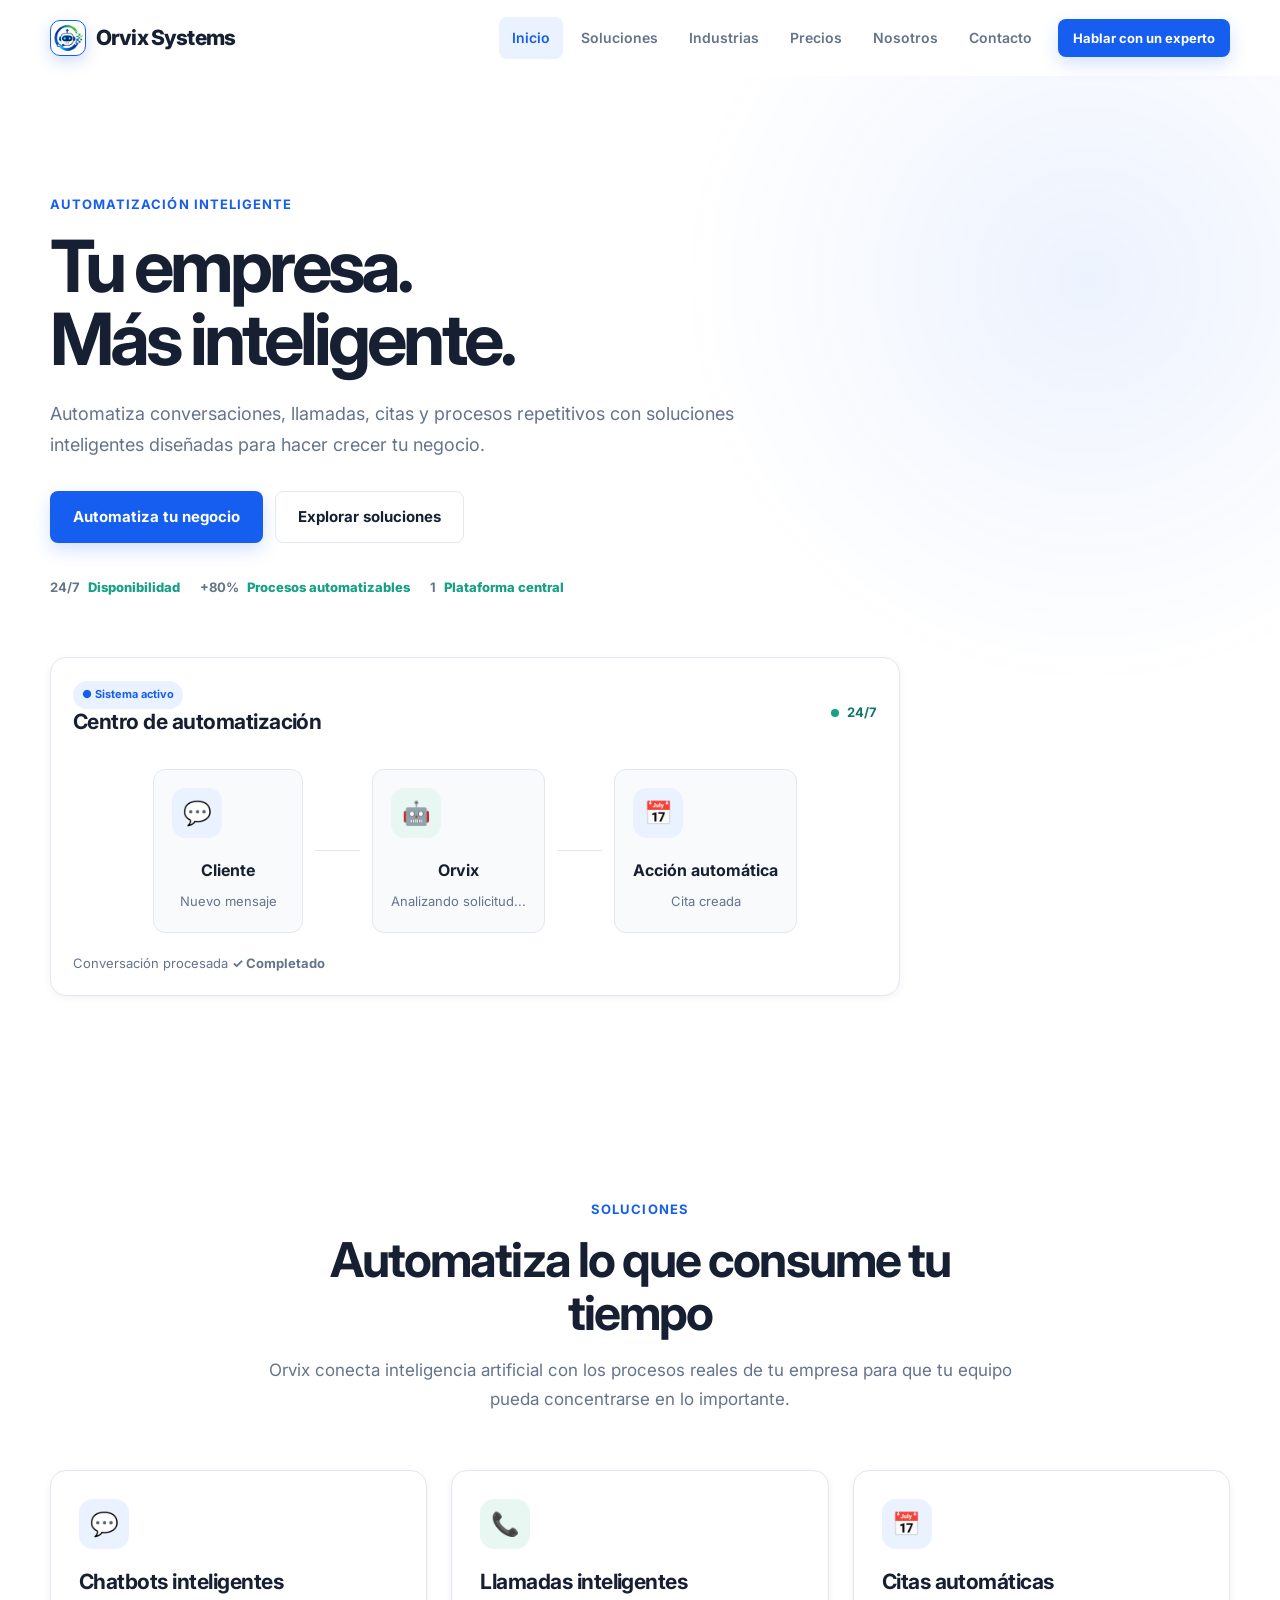
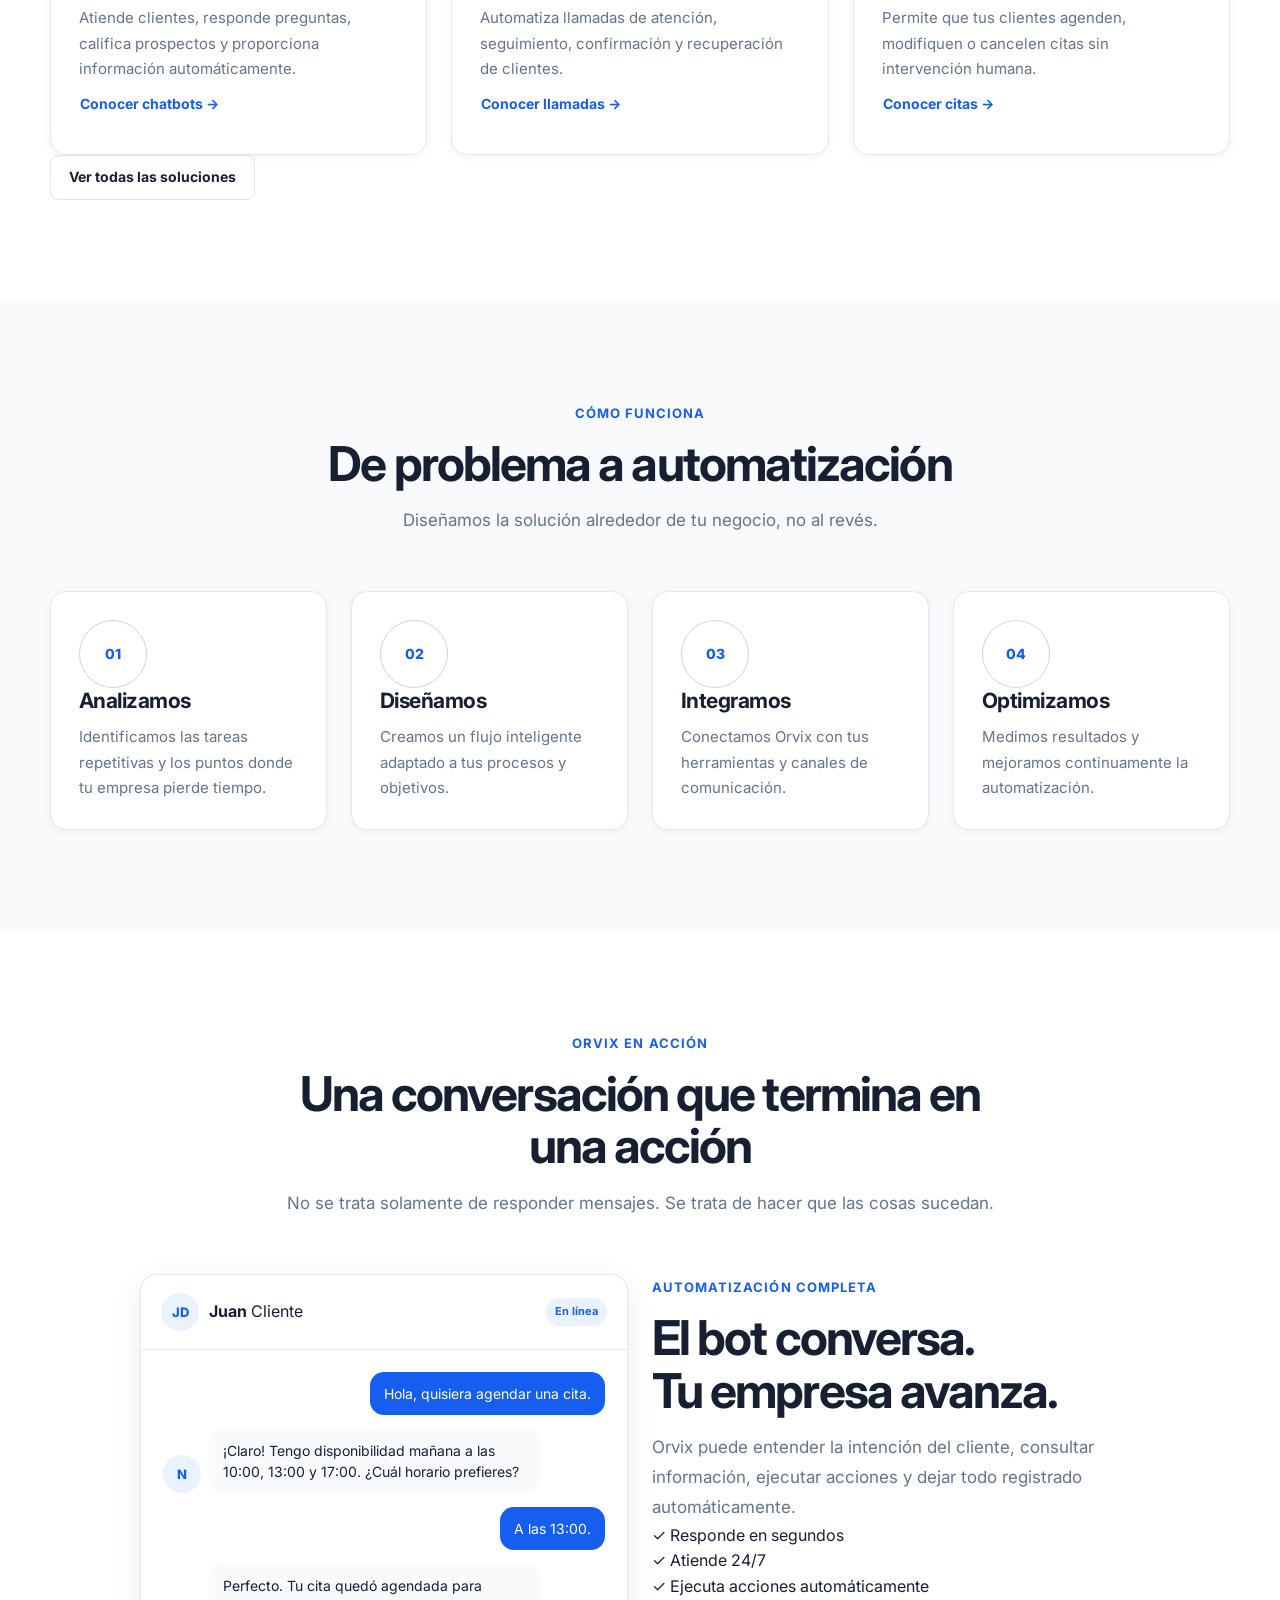
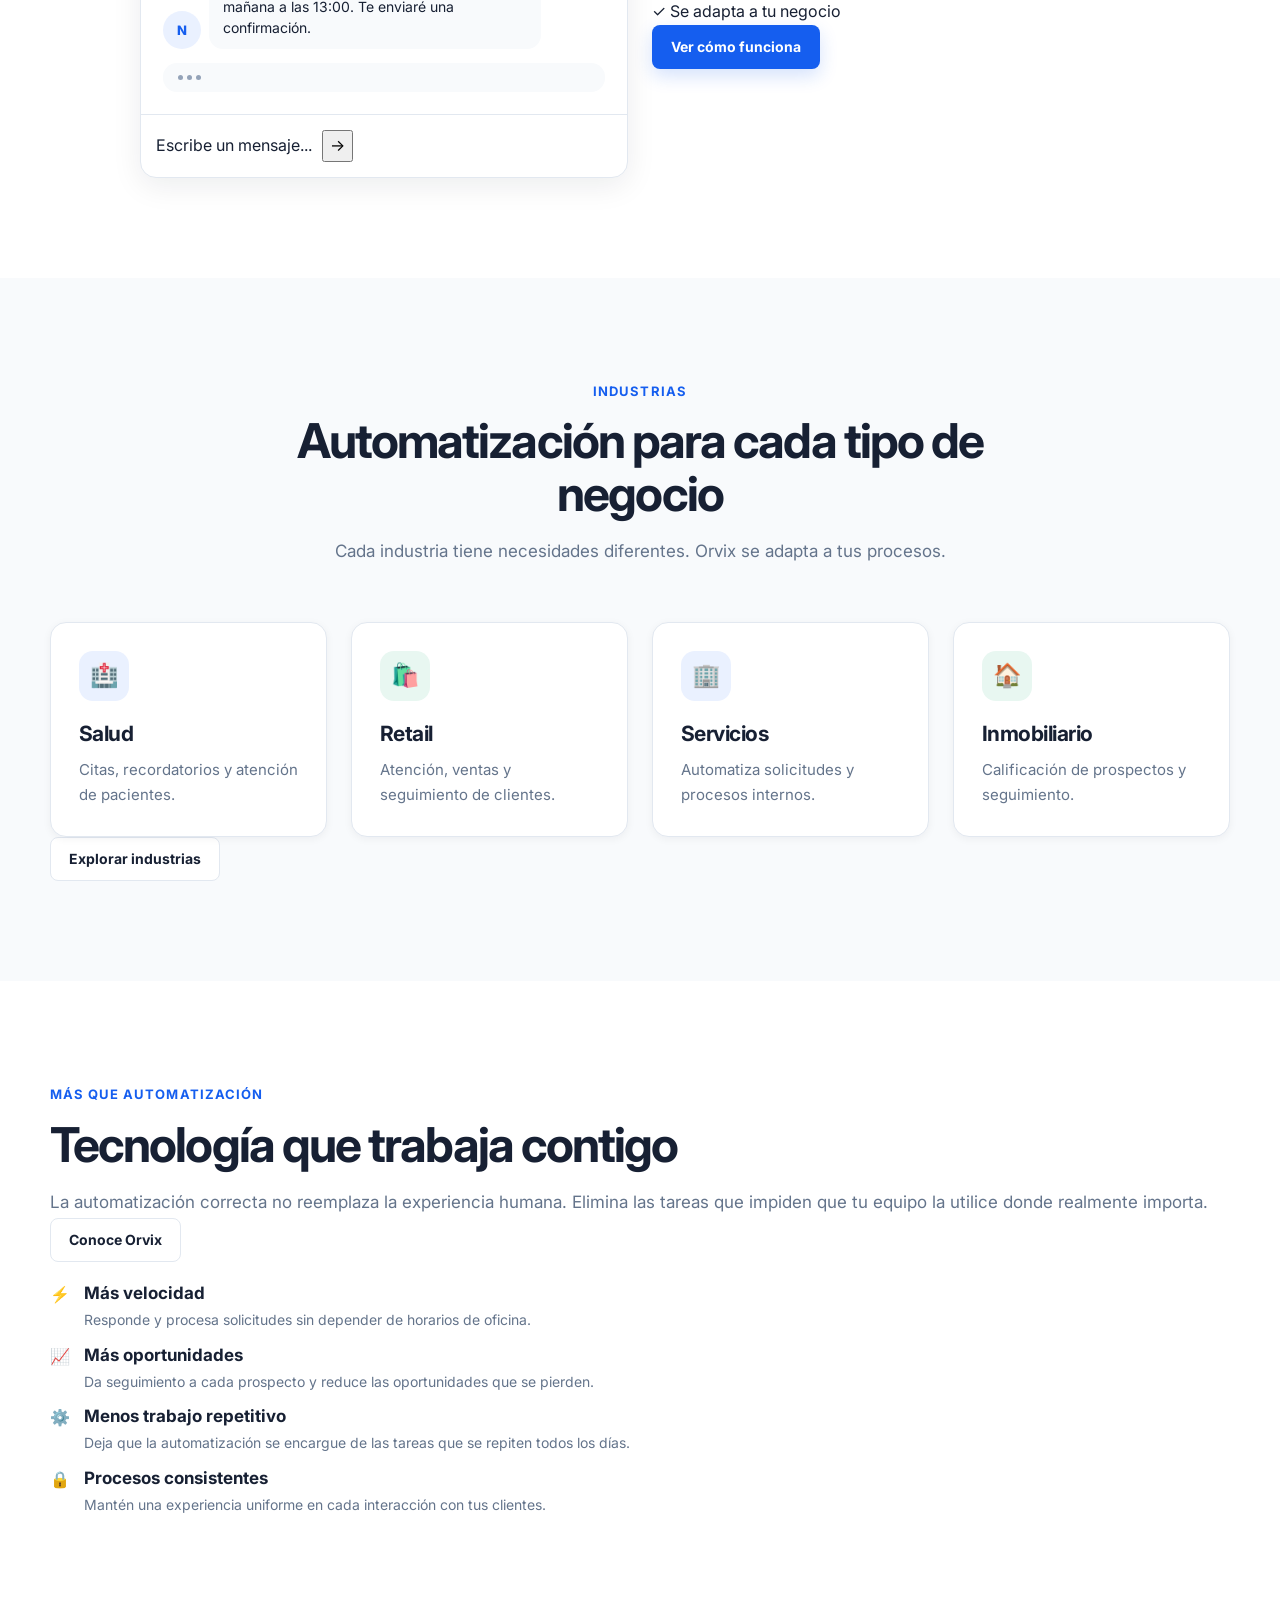
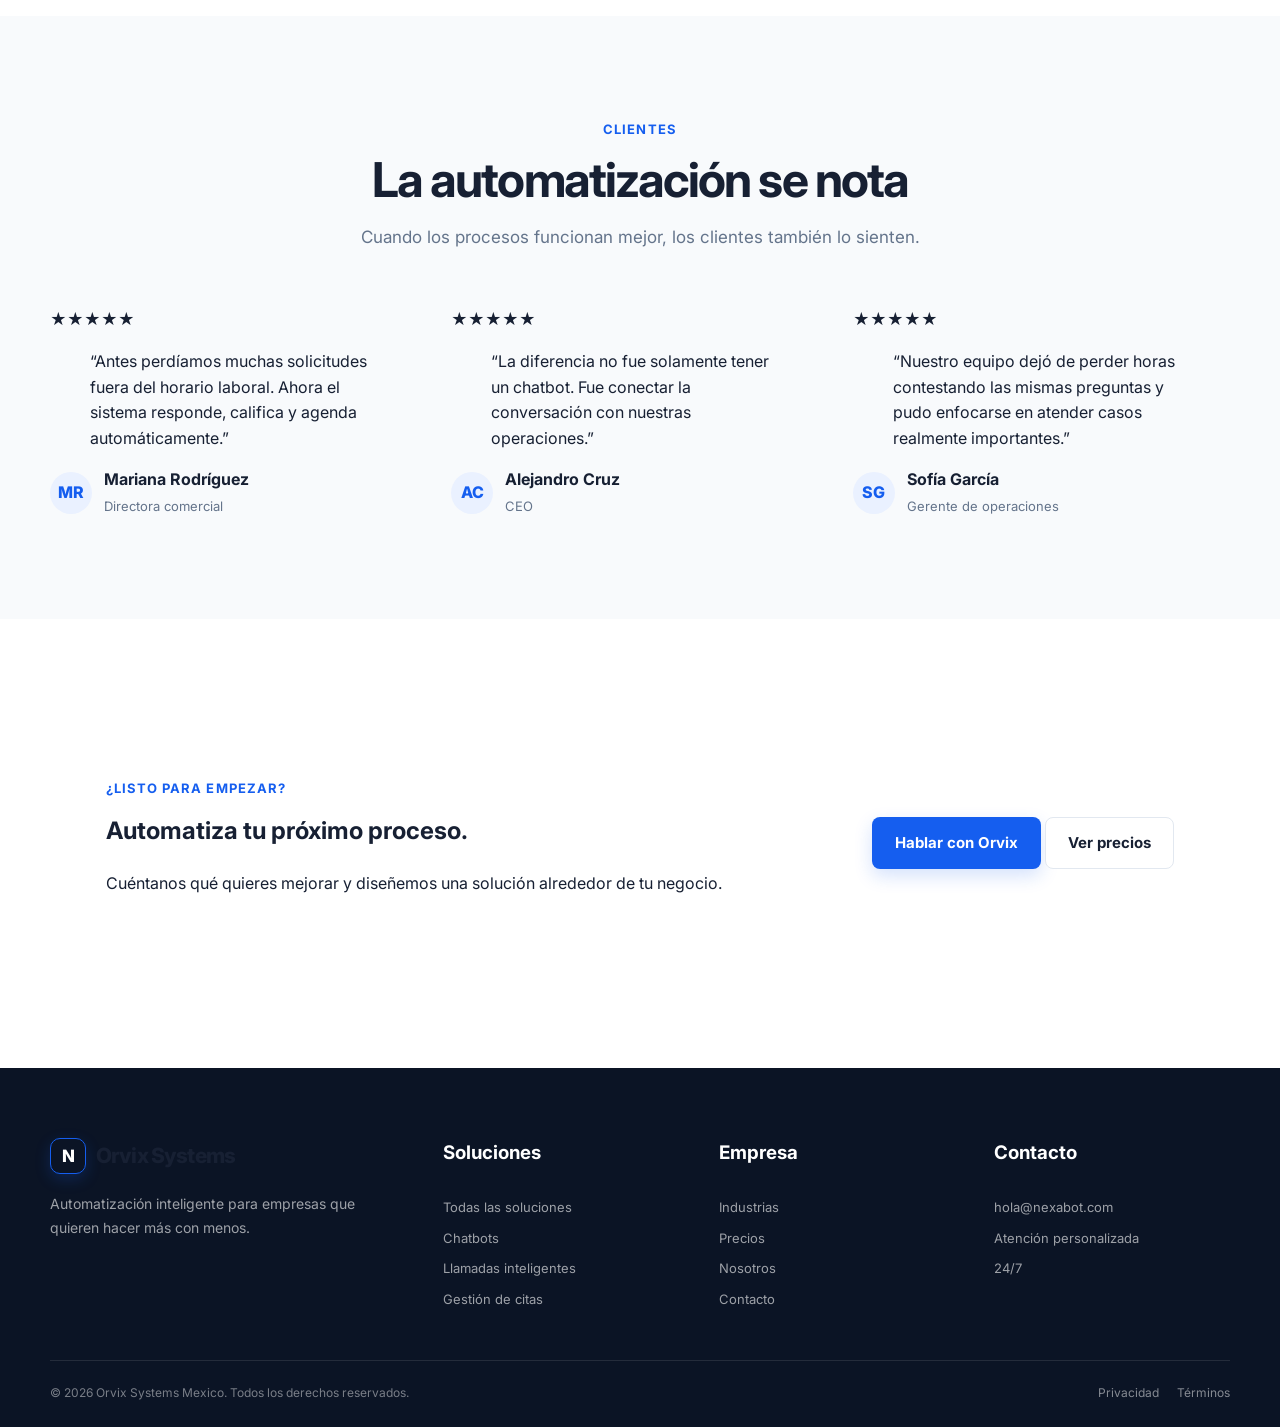
<file: index.html>
<!DOCTYPE html>
<html lang="es">
<head>
    <meta charset="UTF-8">

    <meta
        name="viewport"
        content="width=device-width, initial-scale=1.0"
    >

    <meta
        name="description"
        content="Orvix crea soluciones de automatización inteligente para empresas: chatbots, llamadas automatizadas, gestión de citas y atención al cliente."
    >

    <meta
        name="keywords"
        content="Orvix, automatización, inteligencia artificial, chatbots, llamadas automatizadas, citas, WhatsApp, atención al cliente"
    >

    <meta name="author" content="Orvix">

    <title>Orvix Systems | Automatización inteligente para empresas</title>

    <!-- Icono del sitio -->
    <link rel="icon" href="img/logo_orvix.jpeg">

    <!-- Tipografía -->
    <link rel="preconnect" href="https://fonts.googleapis.com">
    <link rel="preconnect" href="https://fonts.gstatic.com" crossorigin>

    <link
        href="https://fonts.googleapis.com/css2?family=Inter:wght@400;500;600;700;800&display=swap"
        rel="stylesheet"
    >

    <!-- Hojas de estilo CSS -->
    <link rel="stylesheet" href="css/style.css">
    <link rel="stylesheet" href="css/responsibe.css">
</head>

<body>

    <!-- =========================================================
         ENCABEZADO
    ========================================================== -->

    <header class="site-header">

        <div class="container">

            <nav class="navbar">

                <!-- Logotipo -->
                <a href="index.html" class="logo" aria-label="Orvix inicio">

                    <span class="logo-mark">
                        <img src="img/logo_orvix.png" alt="Orvix logo" width="30" height="30">
                    </span>

                    <span class="logo-text">
                        Orvix Systems
                    </span>

                </a>

                <!-- Menú móvil -->
                <button
                    class="nav-toggle"
                    type="button"
                    aria-label="Abrir menú"
                    aria-expanded="false"
                    aria-controls="main-menu"
                >
                    <i class="icon-menu"></i>
                </button>

                <!-- Navegación -->
                <div class="nav-menu" id="main-menu">

                    <a href="index.html" class="nav-link active">
                        Inicio
                    </a>

                    <div class="nav-dropdown">

                        <button
                            type="button"
                            class="nav-link nav-dropdown-toggle"
                            aria-expanded="false"
                        >
                            Soluciones
                        </button>

                        <div class="nav-dropdown-menu">

                            <a
                                href="soluciones.html"
                                class="nav-dropdown-link"
                            >
                                Todas las soluciones
                            </a>

                            <a
                                href="chatbots.html"
                                class="nav-dropdown-link"
                            >
                                Chatbots
                            </a>

                            <a
                                href="llamadas.html"
                                class="nav-dropdown-link"
                            >
                                Llamadas inteligentes
                            </a>

                            <a
                                href="citas.html"
                                class="nav-dropdown-link"
                            >
                                Gestión de citas
                            </a>

                        </div>

                    </div>

                    <a href="industrias.html" class="nav-link">
                        Industrias
                    </a>

                    <a href="precios.html" class="nav-link">
                        Precios
                    </a>

                    <a href="nosotros.html" class="nav-link">
                        Nosotros
                    </a>

                    <a href="contacto.html" class="nav-link">
                        Contacto
                    </a>

                    <div class="nav-actions">

                        <a
                            href="contacto.html"
                            class="btn btn-primary btn-sm"
                        >
                            Hablar con un experto
                        </a>

                    </div>

                </div>

            </nav>

        </div>

    </header>

    <main>

        <!-- =====================================================
             PORTADA
        ====================================================== -->

        <section class="hero">

            <div class="container">

                <div class="hero-content">

                    <div>

                        <span class="hero-label">
                            Automatización inteligente
                        </span>

                        <h1 class="hero-title">
                            Tu empresa.
                            <br>
                            Más inteligente.
                        </h1>

                        <p class="hero-description">
                            Automatiza conversaciones, llamadas, citas y
                            procesos repetitivos con soluciones inteligentes
                            diseñadas para hacer crecer tu negocio.
                        </p>

                        <div class="hero-actions">

                            <a
                                href="contacto.html"
                                class="btn btn-primary btn-lg"
                            >
                                Automatiza tu negocio
                            </a>

                            <a
                                href="#soluciones"
                                class="btn btn-secondary btn-lg"
                            >
                                Explorar soluciones
                            </a>

                        </div>

                        <div class="hero-trust">

                            <div class="hero-trust-item">
                                <strong>24/7</strong>
                                <span>Disponibilidad</span>
                            </div>

                            <div class="hero-trust-item">
                                <strong>+80%</strong>
                                <span>Procesos automatizables</span>
                            </div>

                            <div class="hero-trust-item">
                                <strong>1</strong>
                                <span>Plataforma central</span>
                            </div>

                        </div>

                    </div>

                    <!-- Elementos visuales de la portada -->
                    <div class="hero-visual">

                        <div class="card automation-preview">

                            <div class="automation-header">

                                <div>
                                    <span class="badge badge-green">
                                        ● Sistema activo
                                    </span>

                                    <h3 class="card-title">
                                        Centro de automatización
                                    </h3>
                                </div>

                                <span class="automation-status">
                                    24/7
                                </span>

                            </div>

                            <div class="automation-flow">

                                <div class="automation-node">

                                    <div class="card-icon">
                                        💬
                                    </div>

                                    <div>
                                        <strong>
                                            Cliente
                                        </strong>

                                        <span>
                                            Nuevo mensaje
                                        </span>
                                    </div>

                                </div>

                                <div class="automation-line"></div>

                                <div class="automation-node">

                                    <div class="card-icon card-icon--green">
                                        🤖
                                    </div>

                                    <div>
                                        <strong>
                                            Orvix
                                        </strong>

                                        <span>
                                            Analizando solicitud...
                                        </span>
                                    </div>

                                </div>

                                <div class="automation-line"></div>

                                <div class="automation-node">

                                    <div class="card-icon">
                                        📅
                                    </div>

                                    <div>
                                        <strong>
                                            Acción automática
                                        </strong>

                                        <span>
                                            Cita creada
                                        </span>
                                    </div>

                                </div>

                            </div>

                            <div class="automation-footer">

                                <span>
                                    Conversación procesada
                                </span>

                                <strong>
                                    ✓ Completado
                                </strong>

                            </div>

                        </div>

                    </div>

                </div>

            </div>

        </section>

        <!-- =====================================================
             SOLUCIONES
        ====================================================== -->

        <section
            class="section"
            id="soluciones"
        >

            <div class="container">

                <div class="section-header">

                    <span class="section-label">
                        Soluciones
                    </span>

                    <h2 class="section-title">
                        Automatiza lo que consume tu tiempo
                    </h2>

                    <p class="section-description">
                        Orvix conecta inteligencia artificial con los
                        procesos reales de tu empresa para que tu equipo
                        pueda concentrarse en lo importante.
                    </p>

                </div>

                <div class="grid grid-3">

                    <!-- Chatbots -->

                    <article class="card card-hover fade-up">

                        <div class="card-body">

                            <div class="card-icon">
                                💬
                            </div>

                            <h3 class="card-title">
                                Chatbots inteligentes
                            </h3>

                            <p class="card-description">
                                Atiende clientes, responde preguntas,
                                califica prospectos y proporciona información
                                automáticamente.
                            </p>

                            <a
                                href="chatbots.html"
                                class="btn btn-text"
                            >
                                Conocer chatbots →
                            </a>

                        </div>

                    </article>

                    <!-- Llamadas -->

                    <article class="card card-hover fade-up">

                        <div class="card-body">

                            <div class="card-icon card-icon--green">
                                📞
                            </div>

                            <h3 class="card-title">
                                Llamadas inteligentes
                            </h3>

                            <p class="card-description">
                                Automatiza llamadas de atención, seguimiento,
                                confirmación y recuperación de clientes.
                            </p>

                            <a
                                href="llamadas.html"
                                class="btn btn-text"
                            >
                                Conocer llamadas →
                            </a>

                        </div>

                    </article>

                    <!-- Citas -->

                    <article class="card card-hover fade-up">

                        <div class="card-body">

                            <div class="card-icon">
                                📅
                            </div>

                            <h3 class="card-title">
                                Citas automáticas
                            </h3>

                            <p class="card-description">
                                Permite que tus clientes agenden, modifiquen
                                o cancelen citas sin intervención humana.
                            </p>

                            <a
                                href="citas.html"
                                class="btn btn-text"
                            >
                                Conocer citas →
                            </a>

                        </div>

                    </article>

                </div>

                <div class="section-action">

                    <a
                        href="soluciones.html"
                        class="btn btn-secondary"
                    >
                        Ver todas las soluciones
                    </a>

                </div>

            </div>

        </section>

        <!-- =====================================================
             CÓMO FUNCIONA
        ====================================================== -->

        <section class="section section-light">

            <div class="container">

                <div class="section-header">

                    <span class="section-label">
                        Cómo funciona
                    </span>

                    <h2 class="section-title">
                        De problema a automatización
                    </h2>

                    <p class="section-description">
                        Diseñamos la solución alrededor de tu negocio,
                        no al revés.
                    </p>

                </div>

                <div class="grid grid-4">

                    <article class="card fade-up">

                        <div class="card-body">

                            <div class="step-number">
                                01
                            </div>

                            <h3 class="card-title">
                                Analizamos
                            </h3>

                            <p class="card-description">
                                Identificamos las tareas repetitivas y los
                                puntos donde tu empresa pierde tiempo.
                            </p>

                        </div>

                    </article>

                    <article class="card fade-up">

                        <div class="card-body">

                            <div class="step-number">
                                02
                            </div>

                            <h3 class="card-title">
                                Diseñamos
                            </h3>

                            <p class="card-description">
                                Creamos un flujo inteligente adaptado a tus
                                procesos y objetivos.
                            </p>

                        </div>

                    </article>

                    <article class="card fade-up">

                        <div class="card-body">

                            <div class="step-number">
                                03
                            </div>

                            <h3 class="card-title">
                                Integramos
                            </h3>

                            <p class="card-description">
                                Conectamos Orvix con tus herramientas y
                                canales de comunicación.
                            </p>

                        </div>

                    </article>

                    <article class="card fade-up">

                        <div class="card-body">

                            <div class="step-number">
                                04
                            </div>

                            <h3 class="card-title">
                                Optimizamos
                            </h3>

                            <p class="card-description">
                                Medimos resultados y mejoramos continuamente
                                la automatización.
                            </p>

                        </div>

                    </article>

                </div>

            </div>

        </section>

        <!-- =====================================================
             DEMOSTRACIÓN
        ====================================================== -->

        <section class="section">

            <div class="container">

                <div class="section-header">

                    <span class="section-label">
                        Orvix en acción
                    </span>

                    <h2 class="section-title">
                        Una conversación que termina en una acción
                    </h2>

                    <p class="section-description">
                        No se trata solamente de responder mensajes.
                        Se trata de hacer que las cosas sucedan.
                    </p>

                </div>

                <div class="demo-wrapper">

                    <div class="demo-panel">

                        <div class="demo-panel-header">

                            <div class="demo-user">

                                <div class="demo-avatar">
                                    JD
                                </div>

                                <div>

                                    <strong>
                                        Juan
                                    </strong>

                                    <span>
                                        Cliente
                                    </span>

                                </div>

                            </div>

                            <span class="badge badge-green">
                                En línea
                            </span>

                        </div>

                        <div class="chat-messages">

                            <div class="chat-message user">

                                <div class="chat-bubble">
                                    Hola, quisiera agendar una cita.
                                </div>

                            </div>

                            <div class="chat-message bot">

                                <div class="chat-avatar">
                                    N
                                </div>

                                <div class="chat-bubble">
                                    ¡Claro! Tengo disponibilidad mañana
                                    a las 10:00, 13:00 y 17:00.
                                    ¿Cuál horario prefieres?
                                </div>

                            </div>

                            <div class="chat-message user">

                                <div class="chat-bubble">
                                    A las 13:00.
                                </div>

                            </div>

                            <div class="chat-message bot">

                                <div class="chat-avatar">
                                    N
                                </div>

                                <div class="chat-bubble">
                                    Perfecto. Tu cita quedó agendada para
                                    mañana a las 13:00. Te enviaré una
                                    confirmación.
                                </div>

                            </div>

                            <div class="typing-indicator">

                                <span></span>
                                <span></span>
                                <span></span>

                            </div>

                        </div>

                        <div class="demo-input">

                            <span>
                                Escribe un mensaje...
                            </span>

                            <button type="button">
                                →
                            </button>

                        </div>

                    </div>

                    <div class="demo-info">

                        <span class="section-label">
                            Automatización completa
                        </span>

                        <h3 class="section-title">
                            El bot conversa.
                            <br>
                            Tu empresa avanza.
                        </h3>

                        <p class="section-description">
                            Orvix puede entender la intención del cliente,
                            consultar información, ejecutar acciones y dejar
                            todo registrado automáticamente.
                        </p>

                        <div class="demo-features">

                            <div class="demo-feature">

                                <span class="feature-check">
                                    ✓
                                </span>

                                <span>
                                    Responde en segundos
                                </span>

                            </div>

                            <div class="demo-feature">

                                <span class="feature-check">
                                    ✓
                                </span>

                                <span>
                                    Atiende 24/7
                                </span>

                            </div>

                            <div class="demo-feature">

                                <span class="feature-check">
                                    ✓
                                </span>

                                <span>
                                    Ejecuta acciones automáticamente
                                </span>

                            </div>

                            <div class="demo-feature">

                                <span class="feature-check">
                                    ✓
                                </span>

                                <span>
                                    Se adapta a tu negocio
                                </span>

                            </div>

                        </div>

                        <a
                            href="chatbots.html"
                            class="btn btn-primary"
                        >
                            Ver cómo funciona
                        </a>

                    </div>

                </div>

            </div>

        </section>

        <!-- =====================================================
             INDUSTRIAS
        ====================================================== -->

        <section class="section section-light">

            <div class="container">

                <div class="section-header">

                    <span class="section-label">
                        Industrias
                    </span>

                    <h2 class="section-title">
                        Automatización para cada tipo de negocio
                    </h2>

                    <p class="section-description">
                        Cada industria tiene necesidades diferentes.
                        Orvix se adapta a tus procesos.
                    </p>

                </div>

                <div class="grid grid-4">

                    <a
                        href="industrias.html#salud"
                        class="card card-hover fade-up"
                    >

                        <div class="card-body">

                            <div class="card-icon">
                                🏥
                            </div>

                            <h3 class="card-title">
                                Salud
                            </h3>

                            <p class="card-description">
                                Citas, recordatorios y atención de pacientes.
                            </p>

                        </div>

                    </a>

                    <a
                        href="industrias.html#retail"
                        class="card card-hover fade-up"
                    >

                        <div class="card-body">

                            <div class="card-icon card-icon--green">
                                🛍️
                            </div>

                            <h3 class="card-title">
                                Retail
                            </h3>

                            <p class="card-description">
                                Atención, ventas y seguimiento de clientes.
                            </p>

                        </div>

                    </a>

                    <a
                        href="industrias.html#servicios"
                        class="card card-hover fade-up"
                    >

                        <div class="card-body">

                            <div class="card-icon">
                                🏢
                            </div>

                            <h3 class="card-title">
                                Servicios
                            </h3>

                            <p class="card-description">
                                Automatiza solicitudes y procesos internos.
                            </p>

                        </div>

                    </a>

                    <a
                        href="industrias.html#inmobiliario"
                        class="card card-hover fade-up"
                    >

                        <div class="card-body">

                            <div class="card-icon card-icon--green">
                                🏠
                            </div>

                            <h3 class="card-title">
                                Inmobiliario
                            </h3>

                            <p class="card-description">
                                Calificación de prospectos y seguimiento.
                            </p>

                        </div>

                    </a>

                </div>

                <div class="section-action">

                    <a
                        href="industrias.html"
                        class="btn btn-secondary"
                    >
                        Explorar industrias
                    </a>

                </div>

            </div>

        </section>

        <!-- =====================================================
             BENEFICIOS
        ====================================================== -->

        <section class="section">

            <div class="container">

                <div class="benefits-layout">

                    <div>

                        <span class="section-label">
                            Más que automatización
                        </span>

                        <h2 class="section-title">
                            Tecnología que trabaja contigo
                        </h2>

                        <p class="section-description">
                            La automatización correcta no reemplaza la
                            experiencia humana. Elimina las tareas que
                            impiden que tu equipo la utilice donde realmente
                            importa.
                        </p>

                        <a
                            href="nosotros.html"
                            class="btn btn-secondary"
                        >
                            Conoce Orvix
                        </a>

                    </div>

                    <div class="benefits-list">

                        <div class="benefit-item">

                            <div class="benefit-icon">
                                ⚡
                            </div>

                            <div>

                                <h3>
                                    Más velocidad
                                </h3>

                                <p>
                                    Responde y procesa solicitudes sin
                                    depender de horarios de oficina.
                                </p>

                            </div>

                        </div>

                        <div class="benefit-item">

                            <div class="benefit-icon">
                                📈
                            </div>

                            <div>

                                <h3>
                                    Más oportunidades
                                </h3>

                                <p>
                                    Da seguimiento a cada prospecto y reduce
                                    las oportunidades que se pierden.
                                </p>

                            </div>

                        </div>

                        <div class="benefit-item">

                            <div class="benefit-icon">
                                ⚙️
                            </div>

                            <div>

                                <h3>
                                    Menos trabajo repetitivo
                                </h3>

                                <p>
                                    Deja que la automatización se encargue
                                    de las tareas que se repiten todos los
                                    días.
                                </p>

                            </div>

                        </div>

                        <div class="benefit-item">

                            <div class="benefit-icon">
                                🔒
                            </div>

                            <div>

                                <h3>
                                    Procesos consistentes
                                </h3>

                                <p>
                                    Mantén una experiencia uniforme en cada
                                    interacción con tus clientes.
                                </p>

                            </div>

                        </div>

                    </div>

                </div>

            </div>

        </section>

        <!-- =====================================================
             TESTIMONIOS
        ====================================================== -->

        <section class="section section-light">

            <div class="container">

                <div class="section-header">

                    <span class="section-label">
                        Clientes
                    </span>

                    <h2 class="section-title">
                        La automatización se nota
                    </h2>

                    <p class="section-description">
                        Cuando los procesos funcionan mejor, los clientes
                        también lo sienten.
                    </p>

                </div>

                <div class="grid grid-3">

                    <article class="testimonial-card fade-up">

                        <div class="testimonial-rating">
                            ★★★★★
                        </div>

                        <blockquote>
                            “Antes perdíamos muchas solicitudes fuera del
                            horario laboral. Ahora el sistema responde,
                            califica y agenda automáticamente.”
                        </blockquote>

                        <div class="testimonial-author">

                            <div class="testimonial-avatar">
                                MR
                            </div>

                            <div>
                                <strong>
                                    Mariana Rodríguez
                                </strong>

                                <span>
                                    Directora comercial
                                </span>
                            </div>

                        </div>

                    </article>

                    <article class="testimonial-card fade-up">

                        <div class="testimonial-rating">
                            ★★★★★
                        </div>

                        <blockquote>
                            “La diferencia no fue solamente tener un chatbot.
                            Fue conectar la conversación con nuestras
                            operaciones.”
                        </blockquote>

                        <div class="testimonial-author">

                            <div class="testimonial-avatar">
                                AC
                            </div>

                            <div>
                                <strong>
                                    Alejandro Cruz
                                </strong>

                                <span>
                                    CEO
                                </span>
                            </div>

                        </div>

                    </article>

                    <article class="testimonial-card fade-up">

                        <div class="testimonial-rating">
                            ★★★★★
                        </div>

                        <blockquote>
                            “Nuestro equipo dejó de perder horas contestando
                            las mismas preguntas y pudo enfocarse en atender
                            casos realmente importantes.”
                        </blockquote>

                        <div class="testimonial-author">

                            <div class="testimonial-avatar">
                                SG
                            </div>

                            <div>
                                <strong>
                                    Sofía García
                                </strong>

                                <span>
                                    Gerente de operaciones
                                </span>

                            </div>

                        </div>

                    </article>

                </div>

            </div>

        </section>

        <!-- =====================================================
             LLAMADO A LA ACCIÓN
        ====================================================== -->

        <section class="section cta-section">

            <div class="container">

                <div class="cta">

                    <div>

                        <span class="section-label">
                            ¿Listo para empezar?
                        </span>

                        <h2>
                            Automatiza tu próximo proceso.
                        </h2>

                        <p>
                            Cuéntanos qué quieres mejorar y diseñemos una
                            solución alrededor de tu negocio.
                        </p>

                    </div>

                    <div class="cta-actions">

                        <a
                            href="contacto.html"
                            class="btn btn-primary btn-lg"
                        >
                            Hablar con Orvix
                        </a>

                        <a
                            href="precios.html"
                            class="btn btn-secondary btn-lg"
                        >
                            Ver precios
                        </a>

                    </div>

                </div>

            </div>

        </section>

    </main>

    <!-- =========================================================
         PIE DE PÁGINA
    ========================================================== -->

    <footer class="site-footer">

        <div class="container">

            <div class="footer-grid">

                <!-- Marca -->

                <div class="footer-brand">

                    <a
                        href="index.html"
                        class="logo"
                    >

                        <span class="logo-mark">
                            N
                        </span>

                        <span class="logo-text">
                            Orvix Systems
                        </span>

                    </a>

                    <p>
                        Automatización inteligente para empresas que
                        quieren hacer más con menos.
                    </p>

                </div>

                <!-- Soluciones -->

                <div class="footer-column">

                    <h3>
                        Soluciones
                    </h3>

                    <a href="soluciones.html">
                        Todas las soluciones
                    </a>

                    <a href="chatbots.html">
                        Chatbots
                    </a>

                    <a href="llamadas.html">
                        Llamadas inteligentes
                    </a>

                    <a href="citas.html">
                        Gestión de citas
                    </a>

                </div>

                <!-- Empresa -->

                <div class="footer-column">

                    <h3>
                        Empresa
                    </h3>

                    <a href="industrias.html">
                        Industrias
                    </a>

                    <a href="precios.html">
                        Precios
                    </a>

                    <a href="nosotros.html">
                        Nosotros
                    </a>

                    <a href="contacto.html">
                        Contacto
                    </a>

                </div>

                <!-- Contacto -->

                <div class="footer-column">

                    <h3>
                        Contacto
                    </h3>

                    <a href="mailto:hola@nexabot.com">
                        hola@nexabot.com
                    </a>

                    <span>
                        Atención personalizada
                    </span>

                    <span>
                        24/7
                    </span>

                </div>

            </div>

            <div class="footer-bottom">

                <p>
                    © 2026 Orvix Systems Mexico. Todos los derechos reservados.
                </p>

                <div class="footer-legal">

                    <a href="#">
                        Privacidad
                    </a>

                    <a href="#">
                        Términos
                    </a>

                </div>

            </div>

        </div>

    </footer>

    <!-- =========================================================
         BOTÓN PARA VOLVER AL INICIO
    ========================================================== -->

    <button
        type="button"
        class="back-to-top"
        data-back-to-top
        aria-label="Volver arriba"
    >
        ↑
    </button>

    <!-- =========================================================
         JAVASCRIPT
    ========================================================== -->

    <script src="js/main.js"></script>

    <script>
      src = "https://link.digitalownersystem.com/js/external-tracking.js"
      data-tracking-id = >"tk_594acd9ea93d4fae8b400f0cfb126860"
    </script>

</body>
</html>
</file>
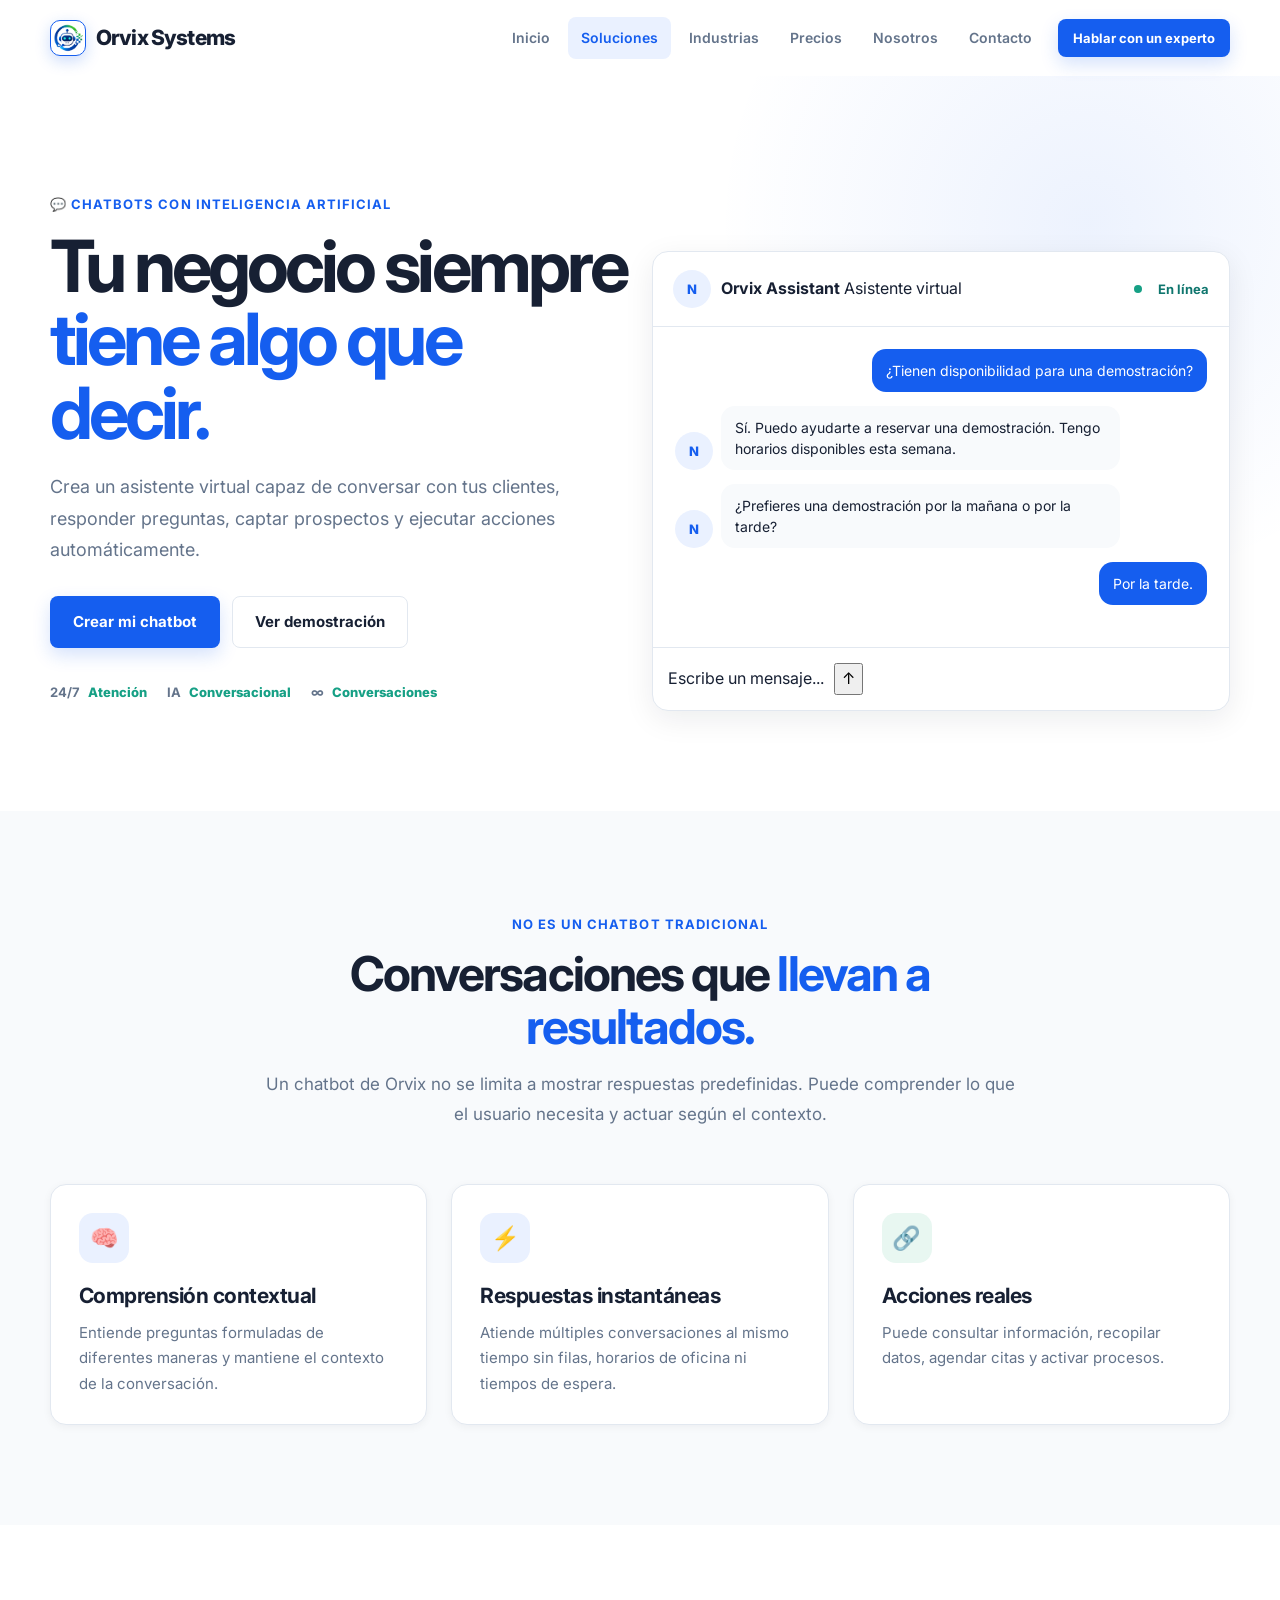
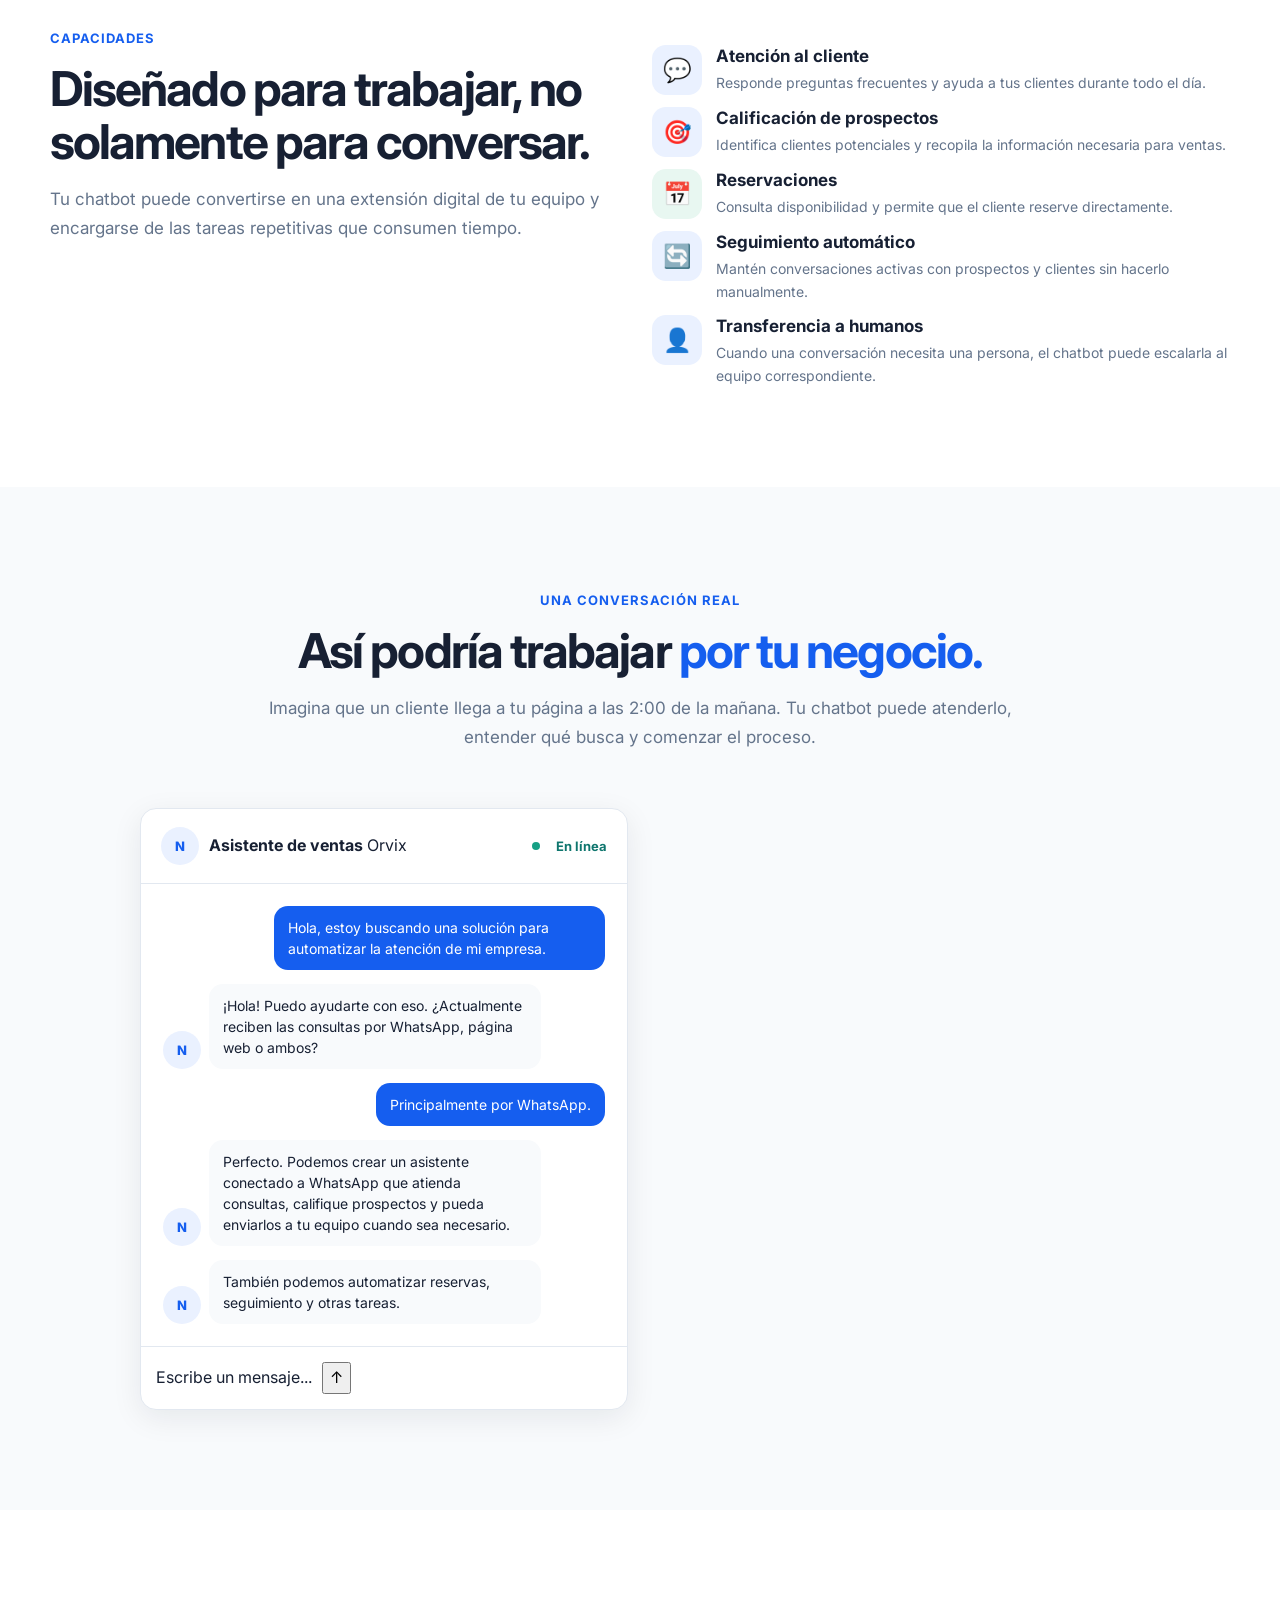
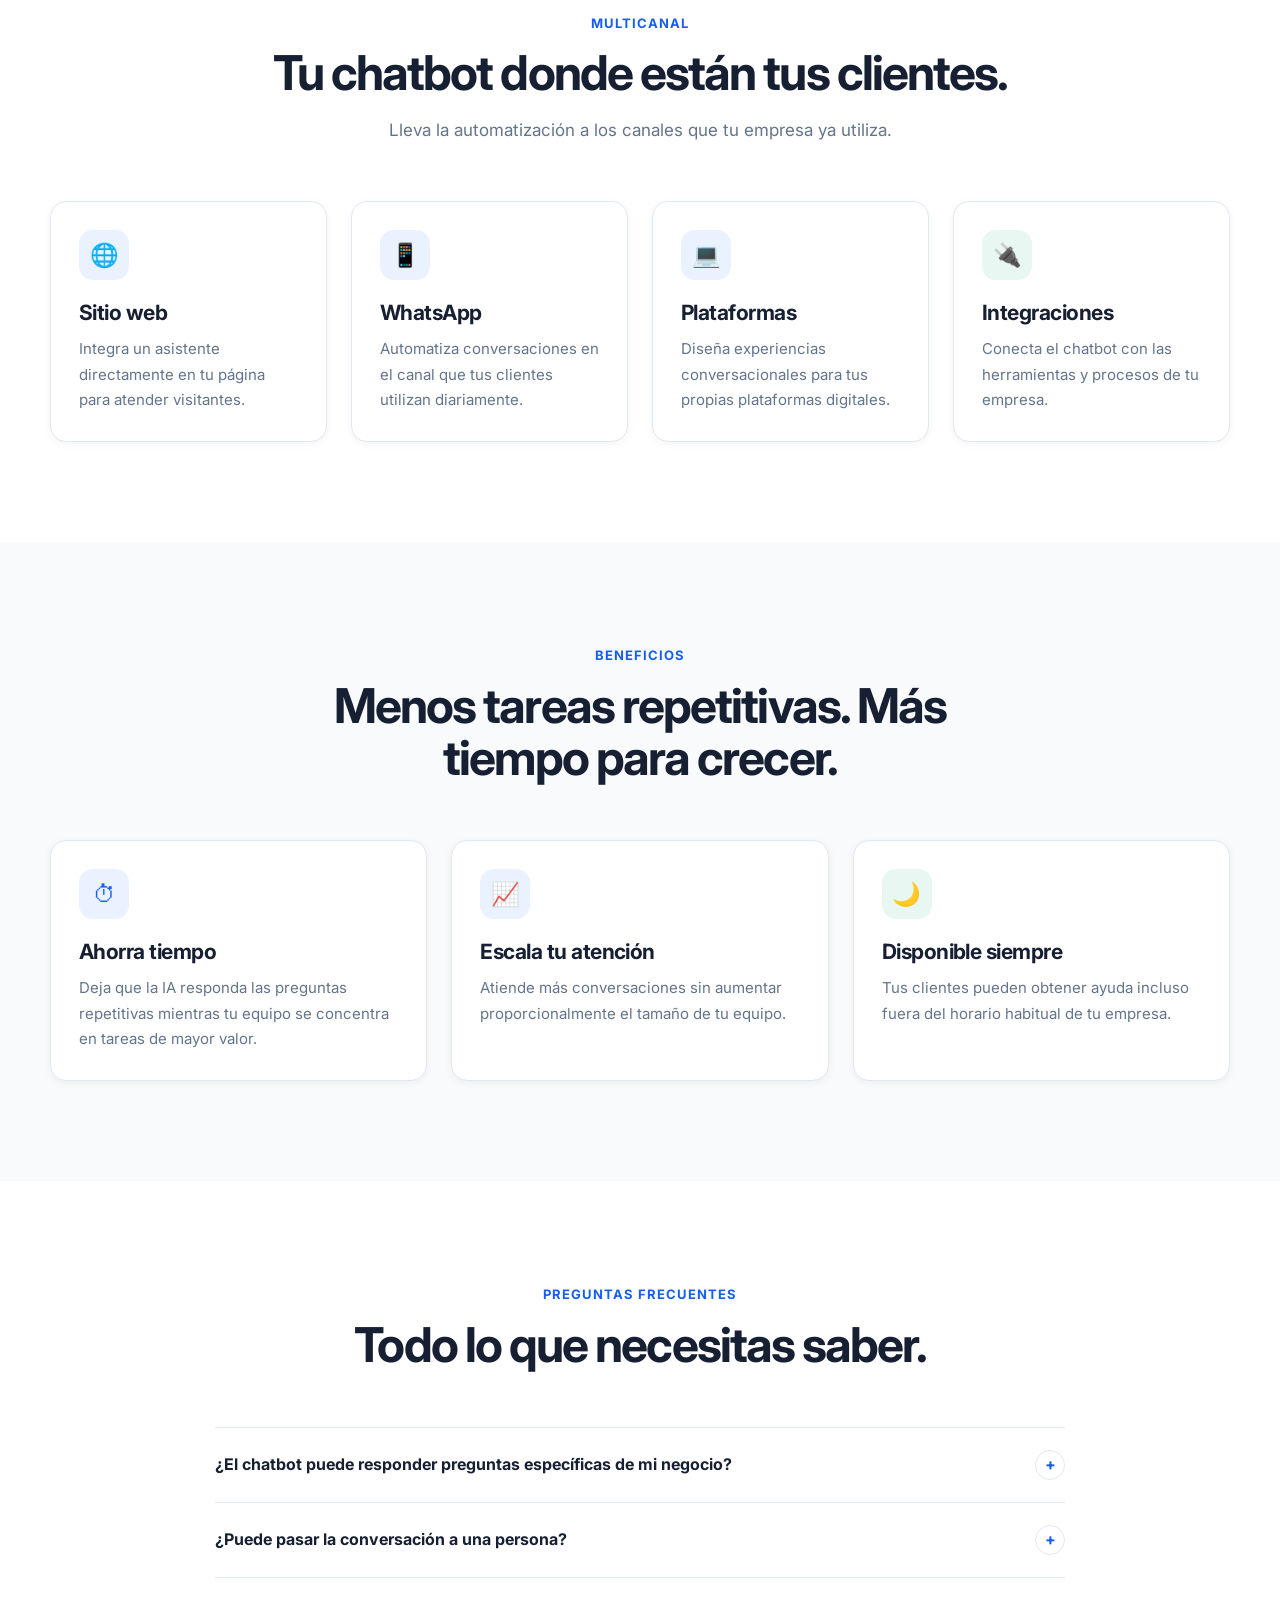
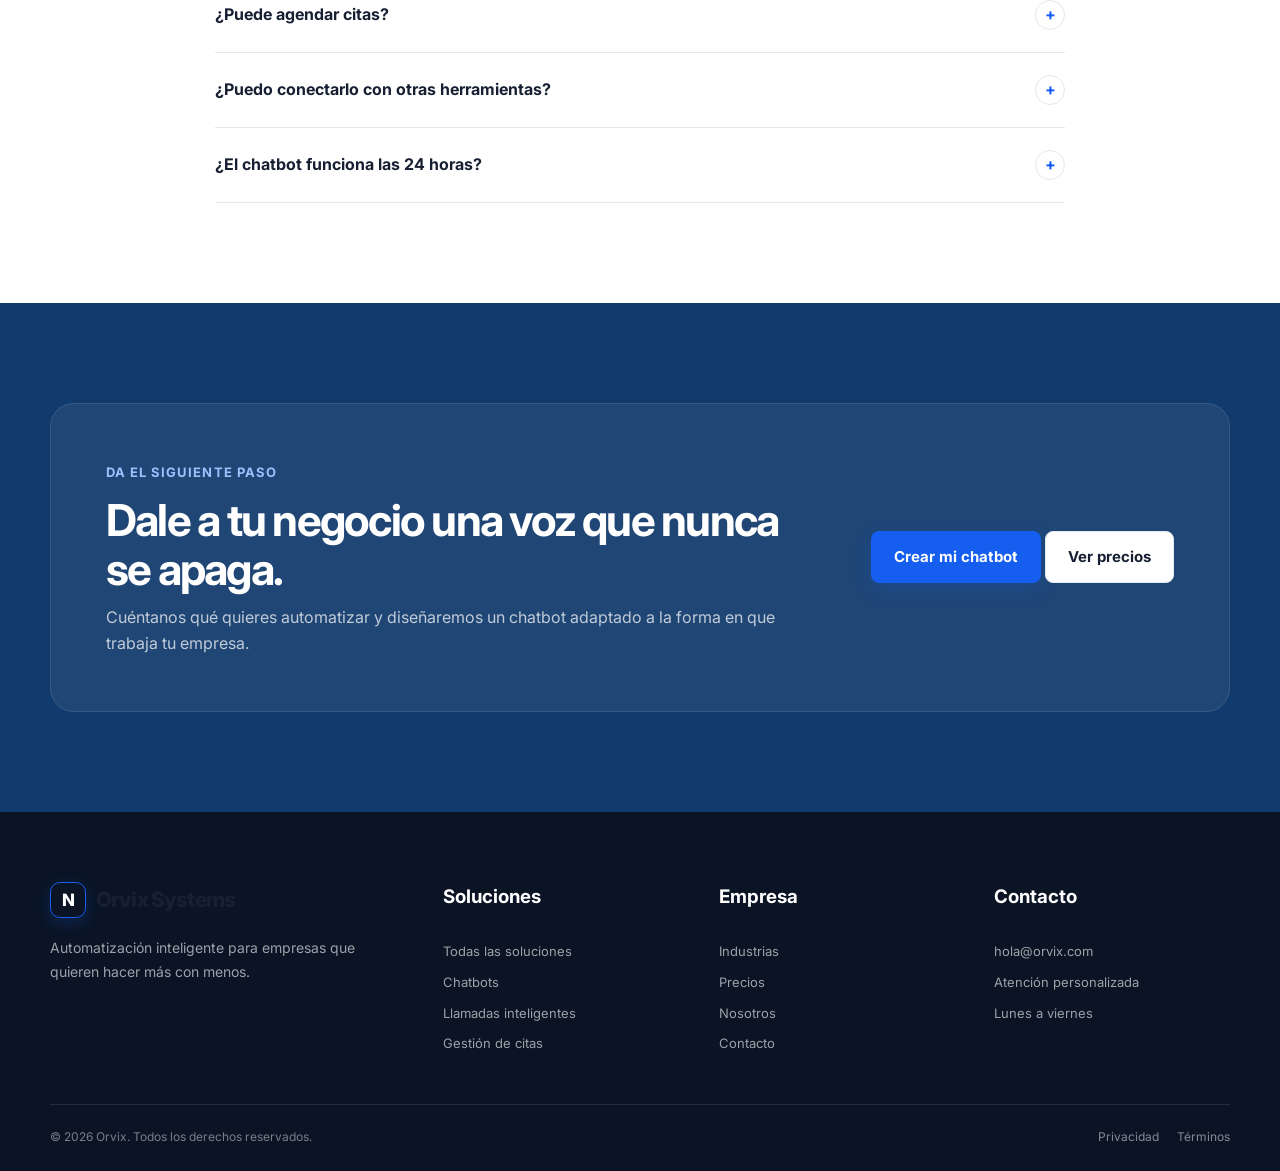
<file: chatbots.html>
<!DOCTYPE html>
<html lang="es">
<head>
    <meta charset="UTF-8">

    <meta
        name="viewport"
        content="width=device-width, initial-scale=1.0"
    >

    <meta
        name="description"
        content="Orvix crea soluciones de automatización inteligente para empresas: chatbots, llamadas automatizadas, gestión de citas y atención al cliente."
    >

    <meta
        name="keywords"
        content="Orvix, automatización, inteligencia artificial, chatbots, llamadas automatizadas, citas, WhatsApp, atención al cliente"
    >

    <meta name="author" content="Orvix">

    <title>Orvix Systems | Automatización inteligente para empresas</title>

    <!-- Favicon -->
    <link rel="icon" href="img/logo_orvix.jpeg">

    <!-- Tipografía -->
    <link rel="preconnect" href="https://fonts.googleapis.com">
    <link rel="preconnect" href="https://fonts.gstatic.com" crossorigin>

    <link
        href="https://fonts.googleapis.com/css2?family=Inter:wght@400;500;600;700;800&display=swap"
        rel="stylesheet"
    >

    <!-- CSS -->
    <link rel="stylesheet" href="css/style.css">
    <link rel="stylesheet" href="css/responsibe.css">
</head>

<body>

    <!-- =========================================================
         HEADER
    ========================================================== -->

    <header class="site-header">

        <div class="container">

            <nav class="navbar">

                <a href="index.html" class="logo" aria-label="Orvix inicio">

                    <span class="logo-mark">
                        <img src="img/logo_orvix.png" alt="Orvix logo" width="30" height="30">
                    </span>

                    <span class="logo-text">
                        Orvix Systems
                    </span>

                </a>

                <button class="nav-toggle"
                        type="button"
                        aria-label="Abrir menú"
                        aria-expanded="false"
                        aria-controls="main-menu">
                    <span></span>
                    <span></span>
                    <span></span>
                </button>

                <div class="nav-menu" id="main-menu">

                    <a href="index.html"
                       class="nav-link">
                        Inicio
                    </a>

                    <div class="nav-dropdown">

                        <button class="nav-link nav-dropdown-toggle"
                                type="button"
                                aria-expanded="false">

                            Soluciones

                        </button>

                        <div class="nav-dropdown-menu">

                            <a href="soluciones.html"
                               class="nav-dropdown-link">

                                Todas las soluciones

                            </a>

                            <a href="chatbots.html"
                               class="nav-dropdown-link active">

                                    Chatbots

                            </a>

                            <a href="llamadas.html"
                               class="nav-dropdown-link">

                                    Llamadas IA

                            </a>

                            <a href="citas.html"
                               class="nav-dropdown-link">

                                    Gestión de citas

                            </a>

                        </div>

                    </div>

                    <a href="industrias.html"
                       class="nav-link">

                        Industrias

                    </a>

                    <a href="precios.html"
                       class="nav-link">

                        Precios

                    </a>

                    <a href="nosotros.html"
                       class="nav-link">

                        Nosotros

                    </a>

                    <a href="contacto.html"
                       class="nav-link">

                        Contacto

                    </a>

                    <div class="nav-actions">

                        <a href="contacto.html"
                           class="btn btn-primary btn-sm">

                            Hablar con un experto

                        </a>

                    </div>

                </div>

            </nav>

        </div>

    </header>

    <main>

        <!-- =====================================================
             HERO
        ====================================================== -->

        <section class="hero">

            <div class="container">

                <div class="grid grid-2">

                    <div class="hero-content">

                        <span class="hero-label">
                            💬 Chatbots con inteligencia artificial
                        </span>

                        <h1 class="hero-title">

                            Tu negocio siempre
                            <span class="text-primary">
                                tiene algo que decir.
                            </span>

                        </h1>

                        <p class="hero-description">

                            Crea un asistente virtual capaz de conversar con
                            tus clientes, responder preguntas, captar
                            prospectos y ejecutar acciones automáticamente.

                        </p>

                        <div class="hero-actions">

                            <a href="contacto.html"
                               class="btn btn-primary btn-lg">

                                Crear mi chatbot

                            </a>

                            <a href="#demo"
                               class="btn btn-secondary btn-lg">

                                Ver demostración

                            </a>

                        </div>

                        <div class="hero-trust">

                            <div class="hero-trust-item">

                                <strong>
                                    24/7
                                </strong>

                                <span>
                                    Atención
                                </span>

                            </div>

                            <div class="hero-trust-item">

                                <strong>
                                    IA
                                </strong>

                                <span>
                                    Conversacional
                                </span>

                            </div>

                            <div class="hero-trust-item">

                                <strong>
                                    ∞
                                </strong>

                                <span>
                                    Conversaciones
                                </span>

                            </div>

                        </div>

                    </div>

                    <!-- VISTA PREVIA DEL CHATBOT -->

                    <div class="hero-visual">

                        <div class="demo-panel">

                            <div class="demo-panel-header">

                                <div class="demo-user">

                                    <div class="demo-avatar">
                                        N
                                    </div>

                                    <div>

                                        <strong>
                                            Orvix Assistant
                                        </strong>

                                        <span>
                                            Asistente virtual
                                        </span>

                                    </div>

                                </div>

                                <span class="automation-status">

                                    <i></i>

                                    En línea

                                </span>

                            </div>

                            <div class="chat-messages">

                                <div class="chat-message user">

                                    <div class="chat-bubble">

                                        ¿Tienen disponibilidad para una
                                        demostración?

                                    </div>

                                </div>

                                <div class="chat-message bot">

                                    <div class="chat-avatar">
                                        N
                                    </div>

                                    <div class="chat-bubble">

                                        Sí. Puedo ayudarte a reservar una
                                        demostración. Tengo horarios
                                        disponibles esta semana.

                                    </div>

                                </div>

                                <div class="chat-message bot">

                                    <div class="chat-avatar">
                                        N
                                    </div>

                                    <div class="chat-bubble">

                                        ¿Prefieres una demostración por la
                                        mañana o por la tarde?

                                    </div>

                                </div>

                                <div class="chat-message user">

                                    <div class="chat-bubble">

                                        Por la tarde.

                                    </div>

                                </div>

                            </div>

                            <div class="demo-input">

                                <span>
                                    Escribe un mensaje...
                                </span>

                                <button type="button">
                                    ↑
                                </button>

                            </div>

                        </div>

                    </div>

                </div>

            </div>

        </section>

        <!-- =====================================================
             INTRO
        ====================================================== -->

        <section class="section section-light">

            <div class="container">

                <div class="section-header">

                    <span class="section-label">
                        No es un chatbot tradicional
                    </span>

                    <h2 class="section-title">

                        Conversaciones que
                        <span class="text-primary">
                            llevan a resultados.
                        </span>

                    </h2>

                    <p class="section-description">

                        Un chatbot de Orvix no se limita a mostrar respuestas
                        predefinidas. Puede comprender lo que el usuario
                        necesita y actuar según el contexto.

                    </p>

                </div>

                <div class="grid grid-3">

                    <article class="card card-hover fade-up">

                        <div class="card-body">

                            <div class="card-icon">
                                🧠
                            </div>

                            <h3 class="card-title">
                                Comprensión contextual
                            </h3>

                            <p class="card-description">

                                Entiende preguntas formuladas de diferentes
                                maneras y mantiene el contexto de la
                                conversación.

                            </p>

                        </div>

                    </article>

                    <article class="card card-hover fade-up">

                        <div class="card-body">

                            <div class="card-icon">
                                ⚡
                            </div>

                            <h3 class="card-title">
                                Respuestas instantáneas
                            </h3>

                            <p class="card-description">

                                Atiende múltiples conversaciones al mismo
                                tiempo sin filas, horarios de oficina ni
                                tiempos de espera.

                            </p>

                        </div>

                    </article>

                    <article class="card card-hover fade-up">

                        <div class="card-body">

                            <div class="card-icon card-icon--green">
                                🔗
                            </div>

                            <h3 class="card-title">
                                Acciones reales
                            </h3>

                            <p class="card-description">

                                Puede consultar información, recopilar datos,
                                agendar citas y activar procesos.

                            </p>

                        </div>

                    </article>

                </div>

            </div>

        </section>

        <!-- =====================================================
             CAPABILITIES
        ====================================================== -->

        <section class="section">

            <div class="container">

                <div class="grid grid-2">

                    <div>

                        <span class="section-label">
                            Capacidades
                        </span>

                        <h2 class="section-title">

                            Diseñado para trabajar,
                            no solamente para conversar.

                        </h2>

                        <p class="section-description">

                            Tu chatbot puede convertirse en una extensión
                            digital de tu equipo y encargarse de las tareas
                            repetitivas que consumen tiempo.

                        </p>

                    </div>

                    <div class="benefits-list">

                        <div class="benefit-item">

                            <div class="card-icon">
                                💬
                            </div>

                            <div>

                                <h3>
                                    Atención al cliente
                                </h3>

                                <p>
                                    Responde preguntas frecuentes y ayuda a
                                    tus clientes durante todo el día.
                                </p>

                            </div>

                        </div>

                        <div class="benefit-item">

                            <div class="card-icon">
                                🎯
                            </div>

                            <div>

                                <h3>
                                    Calificación de prospectos
                                </h3>

                                <p>
                                    Identifica clientes potenciales y recopila
                                    la información necesaria para ventas.
                                </p>

                            </div>

                        </div>

                        <div class="benefit-item">

                            <div class="card-icon card-icon--green">
                                📅
                            </div>

                            <div>

                                <h3>
                                    Reservaciones
                                </h3>

                                <p>
                                    Consulta disponibilidad y permite que el
                                    cliente reserve directamente.
                                </p>

                            </div>

                        </div>

                        <div class="benefit-item">

                            <div class="card-icon">
                                🔄
                            </div>

                            <div>

                                <h3>
                                    Seguimiento automático
                                </h3>

                                <p>
                                    Mantén conversaciones activas con
                                    prospectos y clientes sin hacerlo
                                    manualmente.
                                </p>

                            </div>

                        </div>

                        <div class="benefit-item">

                            <div class="card-icon">
                                👤
                            </div>

                            <div>

                                <h3>
                                    Transferencia a humanos
                                </h3>

                                <p>
                                    Cuando una conversación necesita una
                                    persona, el chatbot puede escalarla al
                                    equipo correspondiente.
                                </p>

                            </div>

                        </div>

                    </div>

                </div>

            </div>

        </section>

        <!-- =====================================================
             DEMO
        ====================================================== -->

        <section class="section section-light"
                 id="demo">

            <div class="container">

                <div class="section-header">

                    <span class="section-label">
                        Una conversación real
                    </span>

                    <h2 class="section-title">

                        Así podría trabajar
                        <span class="text-primary">
                            por tu negocio.
                        </span>

                    </h2>

                    <p class="section-description">

                        Imagina que un cliente llega a tu página a las 2:00
                        de la mañana. Tu chatbot puede atenderlo, entender
                        qué busca y comenzar el proceso.

                    </p>

                </div>

                <div class="demo-wrapper">

                    <div class="demo-panel">

                        <div class="demo-panel-header">

                            <div class="demo-user">

                                <div class="demo-avatar">
                                    N
                                </div>

                                <div>

                                    <strong>
                                        Asistente de ventas
                                    </strong>

                                    <span>
                                        Orvix
                                    </span>

                                </div>

                            </div>

                            <span class="automation-status">

                                <i></i>

                                En línea

                            </span>

                        </div>

                        <div class="chat-messages">

                            <div class="chat-message user">

                                <div class="chat-bubble">

                                    Hola, estoy buscando una solución para
                                    automatizar la atención de mi empresa.

                                </div>

                            </div>

                            <div class="chat-message bot">

                                <div class="chat-avatar">
                                    N
                                </div>

                                <div class="chat-bubble">

                                    ¡Hola! Puedo ayudarte con eso.
                                    ¿Actualmente reciben las consultas por
                                    WhatsApp, página web o ambos?

                                </div>

                            </div>

                            <div class="chat-message user">

                                <div class="chat-bubble">

                                    Principalmente por WhatsApp.

                                </div>

                            </div>

                            <div class="chat-message bot">

                                <div class="chat-avatar">
                                    N
                                </div>

                                <div class="chat-bubble">

                                    Perfecto. Podemos crear un asistente
                                    conectado a WhatsApp que atienda consultas,
                                    califique prospectos y pueda enviarlos a
                                    tu equipo cuando sea necesario.

                                </div>

                            </div>

                            <div class="chat-message bot">

                                <div class="chat-avatar">
                                    N
                                </div>

                                <div class="chat-bubble">

                                    También podemos automatizar reservas,
                                    seguimiento y otras tareas.

                                </div>

                            </div>

                        </div>

                        <div class="demo-input">

                            <span>
                                Escribe un mensaje...
                            </span>

                            <button type="button">
                                ↑
                            </button>

                        </div>

                    </div>

                </div>

            </div>

        </section>

        <!-- =====================================================
             CHANNELS
        ====================================================== -->

        <section class="section">

            <div class="container">

                <div class="section-header">

                    <span class="section-label">
                        Multicanal
                    </span>

                    <h2 class="section-title">
                        Tu chatbot donde están tus clientes.
                    </h2>

                    <p class="section-description">

                        Lleva la automatización a los canales que tu empresa
                        ya utiliza.

                    </p>

                </div>

                <div class="grid grid-4">

                    <article class="card card-hover fade-up">

                        <div class="card-body">

                            <div class="card-icon">
                                🌐
                            </div>

                            <h3 class="card-title">
                                Sitio web
                            </h3>

                            <p class="card-description">

                                Integra un asistente directamente en tu página
                                para atender visitantes.

                            </p>

                        </div>

                    </article>

                    <article class="card card-hover fade-up">

                        <div class="card-body">

                            <div class="card-icon">
                                📱
                            </div>

                            <h3 class="card-title">
                                WhatsApp
                            </h3>

                            <p class="card-description">

                                Automatiza conversaciones en el canal que tus
                                clientes utilizan diariamente.

                            </p>

                        </div>

                    </article>

                    <article class="card card-hover fade-up">

                        <div class="card-body">

                            <div class="card-icon">
                                💻
                            </div>

                            <h3 class="card-title">
                                Plataformas
                            </h3>

                            <p class="card-description">

                                Diseña experiencias conversacionales para tus
                                propias plataformas digitales.

                            </p>

                        </div>

                    </article>

                    <article class="card card-hover fade-up">

                        <div class="card-body">

                            <div class="card-icon card-icon--green">
                                🔌
                            </div>

                            <h3 class="card-title">
                                Integraciones
                            </h3>

                            <p class="card-description">

                                Conecta el chatbot con las herramientas y
                                procesos de tu empresa.

                            </p>

                        </div>

                    </article>

                </div>

            </div>

        </section>

        <!-- =====================================================
             BUSINESS BENEFITS
        ====================================================== -->

        <section class="section section-light">

            <div class="container">

                <div class="section-header">

                    <span class="section-label">
                        Beneficios
                    </span>

                    <h2 class="section-title">
                        Menos tareas repetitivas.
                        Más tiempo para crecer.
                    </h2>

                </div>

                <div class="grid grid-3">

                    <article class="card fade-up">

                        <div class="card-body">

                            <div class="card-icon">
                                ⏱
                            </div>

                            <h3 class="card-title">
                                Ahorra tiempo
                            </h3>

                            <p class="card-description">

                                Deja que la IA responda las preguntas
                                repetitivas mientras tu equipo se concentra en
                                tareas de mayor valor.

                            </p>

                        </div>

                    </article>

                    <article class="card fade-up">

                        <div class="card-body">

                            <div class="card-icon">
                                📈
                            </div>

                            <h3 class="card-title">
                                Escala tu atención
                            </h3>

                            <p class="card-description">

                                Atiende más conversaciones sin aumentar
                                proporcionalmente el tamaño de tu equipo.

                            </p>

                        </div>

                    </article>

                    <article class="card fade-up">

                        <div class="card-body">

                            <div class="card-icon card-icon--green">
                                🌙
                            </div>

                            <h3 class="card-title">
                                Disponible siempre
                            </h3>

                            <p class="card-description">

                                Tus clientes pueden obtener ayuda incluso
                                fuera del horario habitual de tu empresa.

                            </p>

                        </div>

                    </article>

                </div>

            </div>

        </section>

        <!-- =====================================================
             FAQ
        ====================================================== -->

        <section class="section">

            <div class="container">

                <div class="section-header">

                    <span class="section-label">
                        Preguntas frecuentes
                    </span>

                    <h2 class="section-title">
                        Todo lo que necesitas saber.
                    </h2>

                </div>

                <div class="accordion">

                    <div class="accordion-item">

                        <button class="accordion-header"
                                type="button"
                                aria-expanded="false">

                            <span>
                                ¿El chatbot puede responder preguntas
                                específicas de mi negocio?
                            </span>

                            <span class="accordion-icon">
                                +
                            </span>

                        </button>

                        <div class="accordion-content">

                            <p>

                                Sí. El chatbot puede configurarse utilizando
                                la información, servicios, procesos y reglas
                                específicas de tu empresa para ofrecer
                                respuestas relevantes.

                            </p>

                        </div>

                    </div>

                    <div class="accordion-item">

                        <button class="accordion-header"
                                type="button"
                                aria-expanded="false">

                            <span>
                                ¿Puede pasar la conversación a una persona?
                            </span>

                            <span class="accordion-icon">
                                +
                            </span>

                        </button>

                        <div class="accordion-content">

                            <p>

                                Sí. Puedes definir situaciones en las que el
                                chatbot debe transferir la conversación a un
                                integrante de tu equipo.

                            </p>

                        </div>

                    </div>

                    <div class="accordion-item">

                        <button class="accordion-header"
                                type="button"
                                aria-expanded="false">

                            <span>
                                ¿Puede agendar citas?
                            </span>

                            <span class="accordion-icon">
                                +
                            </span>

                        </button>

                        <div class="accordion-content">

                            <p>

                                Sí. Puede formar parte de un flujo de
                                reservaciones para consultar disponibilidad y
                                registrar una cita.

                            </p>

                        </div>

                    </div>

                    <div class="accordion-item">

                        <button class="accordion-header"
                                type="button"
                                aria-expanded="false">

                            <span>
                                ¿Puedo conectarlo con otras herramientas?
                            </span>

                            <span class="accordion-icon">
                                +
                            </span>

                        </button>

                        <div class="accordion-content">

                            <p>

                                Sí. La solución puede diseñarse para
                                integrarse con las herramientas y sistemas que
                                forman parte de tus procesos.

                            </p>

                        </div>

                    </div>

                    <div class="accordion-item">

                        <button class="accordion-header"
                                type="button"
                                aria-expanded="false">

                            <span>
                                ¿El chatbot funciona las 24 horas?
                            </span>

                            <span class="accordion-icon">
                                +
                            </span>

                        </button>

                        <div class="accordion-content">

                            <p>

                                Sí. Un chatbot puede mantenerse disponible de
                                forma continua para atender conversaciones
                                fuera del horario habitual.

                            </p>

                        </div>

                    </div>

                </div>

            </div>

        </section>

        <!-- =====================================================
             CTA
        ====================================================== -->

        <section class="section section-blue">

            <div class="container">

                <div class="cta">

                    <div class="cta-content">

                        <span class="section-label">
                            Da el siguiente paso
                        </span>

                        <h2>
                            Dale a tu negocio una voz
                            que nunca se apaga.
                        </h2>

                        <p>

                            Cuéntanos qué quieres automatizar y diseñaremos
                            un chatbot adaptado a la forma en que trabaja tu
                            empresa.

                        </p>

                    </div>

                    <div class="cta-actions">

                        <a href="contacto.html"
                           class="btn btn-primary btn-lg">

                            Crear mi chatbot

                        </a>

                        <a href="precios.html"
                           class="btn btn-secondary btn-lg">

                            Ver precios

                        </a>

                    </div>

                </div>

            </div>

        </section>

    </main>

    <!-- =========================================================
         FOOTER
    ========================================================== -->

    <footer class="site-footer">

        <div class="container">

            <div class="footer-grid">

                <!-- Marca -->

                <div class="footer-brand">

                    <a
                        href="index.html"
                        class="logo"
                    >

                        <span class="logo-mark">
                            N
                        </span>

                        <span class="logo-text">
                            Orvix Systems
                        </span>

                    </a>

                    <p>
                        Automatización inteligente para empresas que
                        quieren hacer más con menos.
                    </p>

                </div>

                <!-- Soluciones -->

                <div class="footer-column">

                    <h3>
                        Soluciones
                    </h3>

                    <a href="soluciones.html">
                        Todas las soluciones
                    </a>

                    <a href="chatbots.html">
                        Chatbots
                    </a>

                    <a href="llamadas.html">
                        Llamadas inteligentes
                    </a>

                    <a href="citas.html">
                        Gestión de citas
                    </a>

                </div>

                <!-- Empresa -->

                <div class="footer-column">

                    <h3>
                        Empresa
                    </h3>

                    <a href="industrias.html">
                        Industrias
                    </a>

                    <a href="precios.html">
                        Precios
                    </a>

                    <a href="nosotros.html">
                        Nosotros
                    </a>

                    <a href="contacto.html">
                        Contacto
                    </a>

                </div>

                <!-- Contacto -->

                <div class="footer-column">

                    <h3>
                        Contacto
                    </h3>

                    <a href="mailto:hola@orvix.com">
                        hola@orvix.com
                    </a>

                    <span>
                        Atención personalizada
                    </span>

                    <span>
                        Lunes a viernes
                    </span>

                </div>

            </div>

            <div class="footer-bottom">

                <p>
                    © 2026 Orvix. Todos los derechos reservados.
                </p>

                <div class="footer-legal">

                    <a href="#">
                        Privacidad
                    </a>

                    <a href="#">
                        Términos
                    </a>

                </div>

            </div>

        </div>

    </footer>

    <!-- =========================================================
         BACK TO TOP
    ========================================================== -->

    <button class="back-to-top"
            type="button"
            data-back-to-top
            aria-label="Volver arriba">

        ↑

    </button>

    <!-- =========================================================
         JAVASCRIPT
    ========================================================== -->

    <script src="js/main.js"></script>

    <script>
      src = "https://link.digitalownersystem.com/js/external-tracking.js"
      data-tracking-id = >"tk_594acd9ea93d4fae8b400f0cfb126860"
    </script>

</body>
</html>
</file>
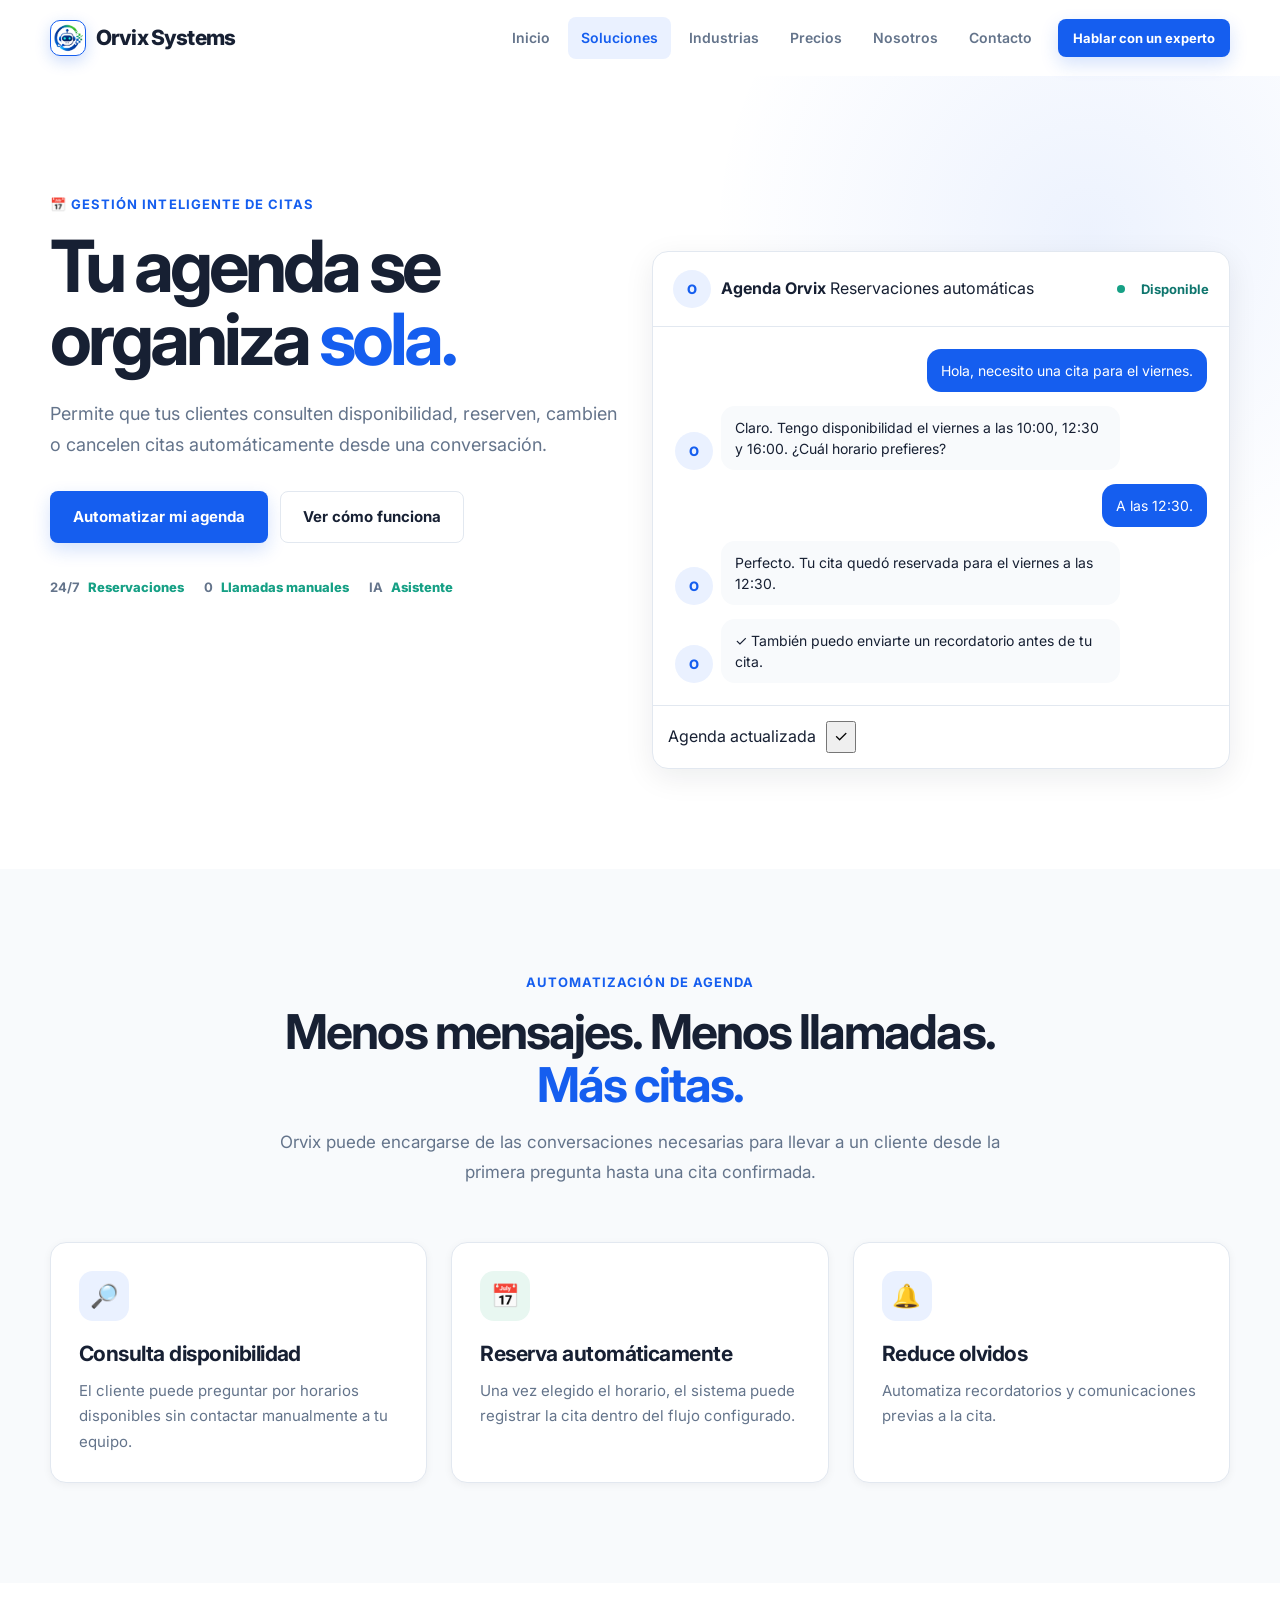
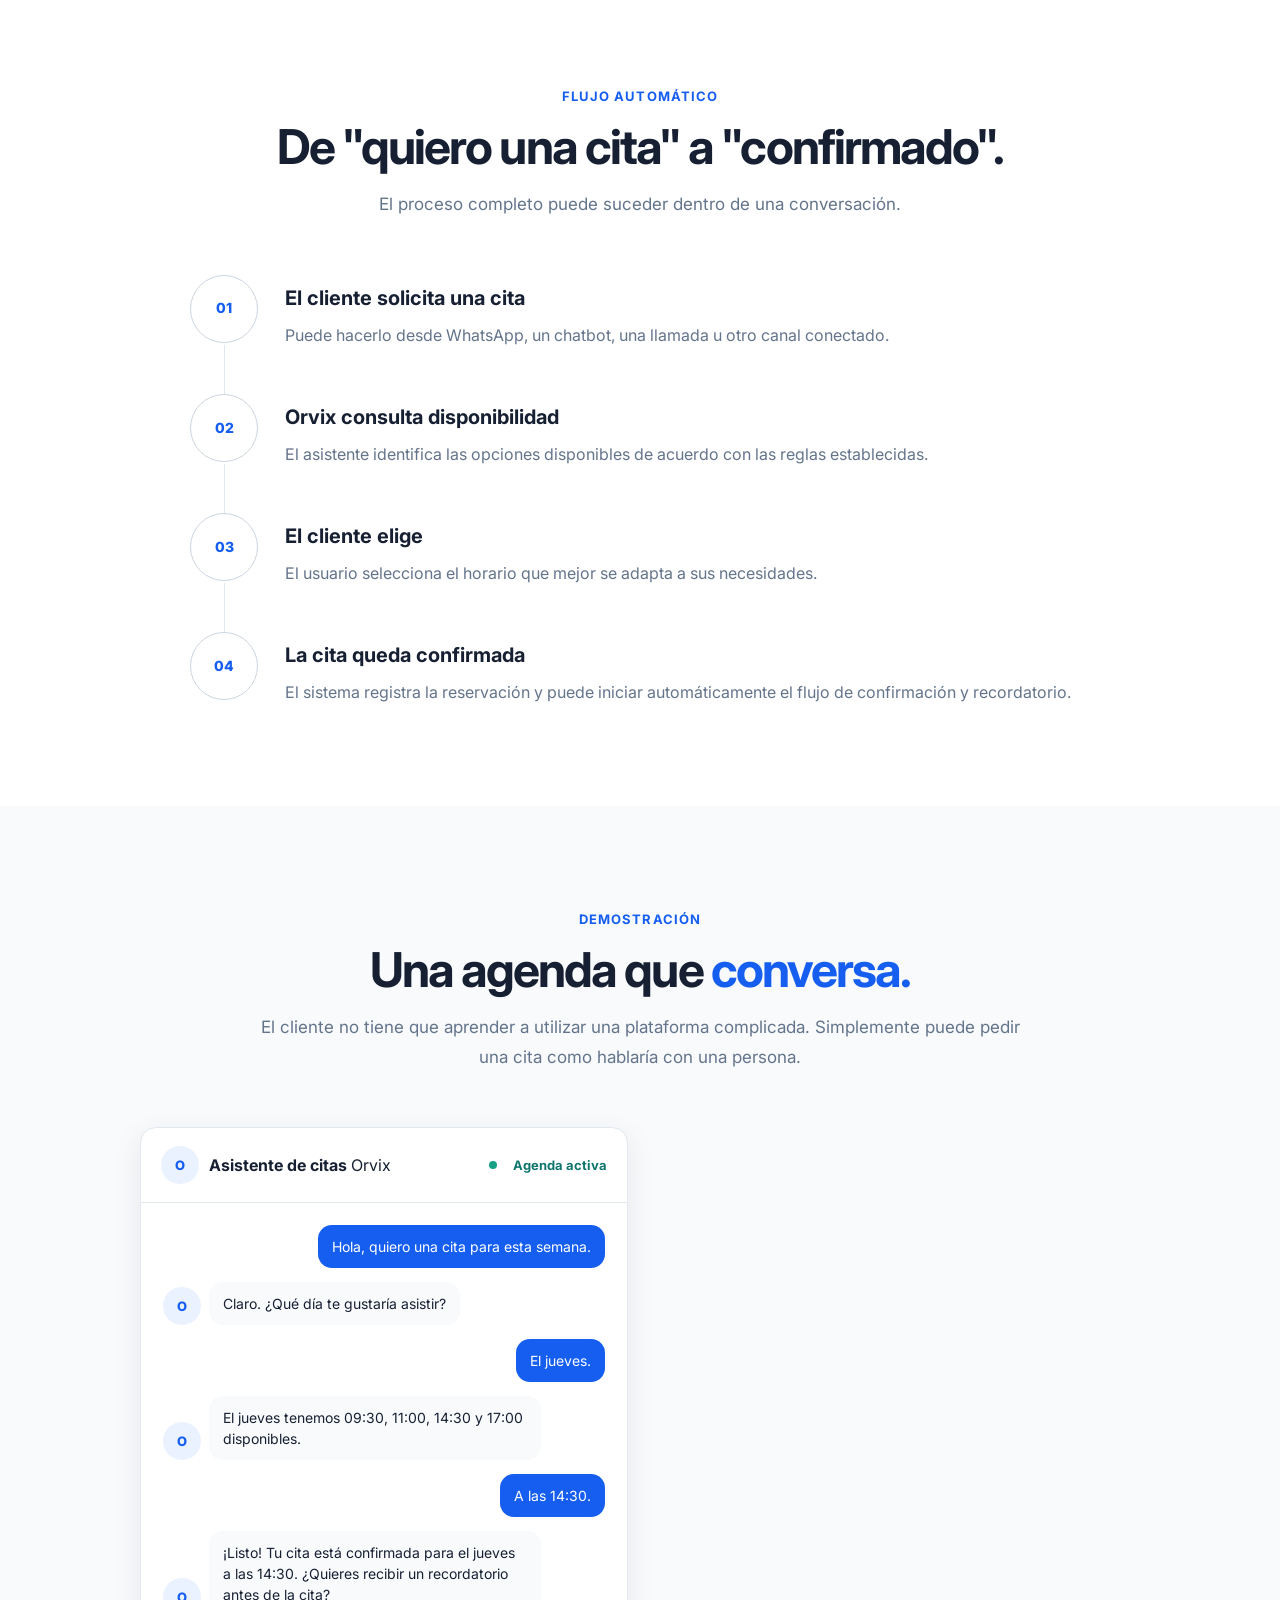
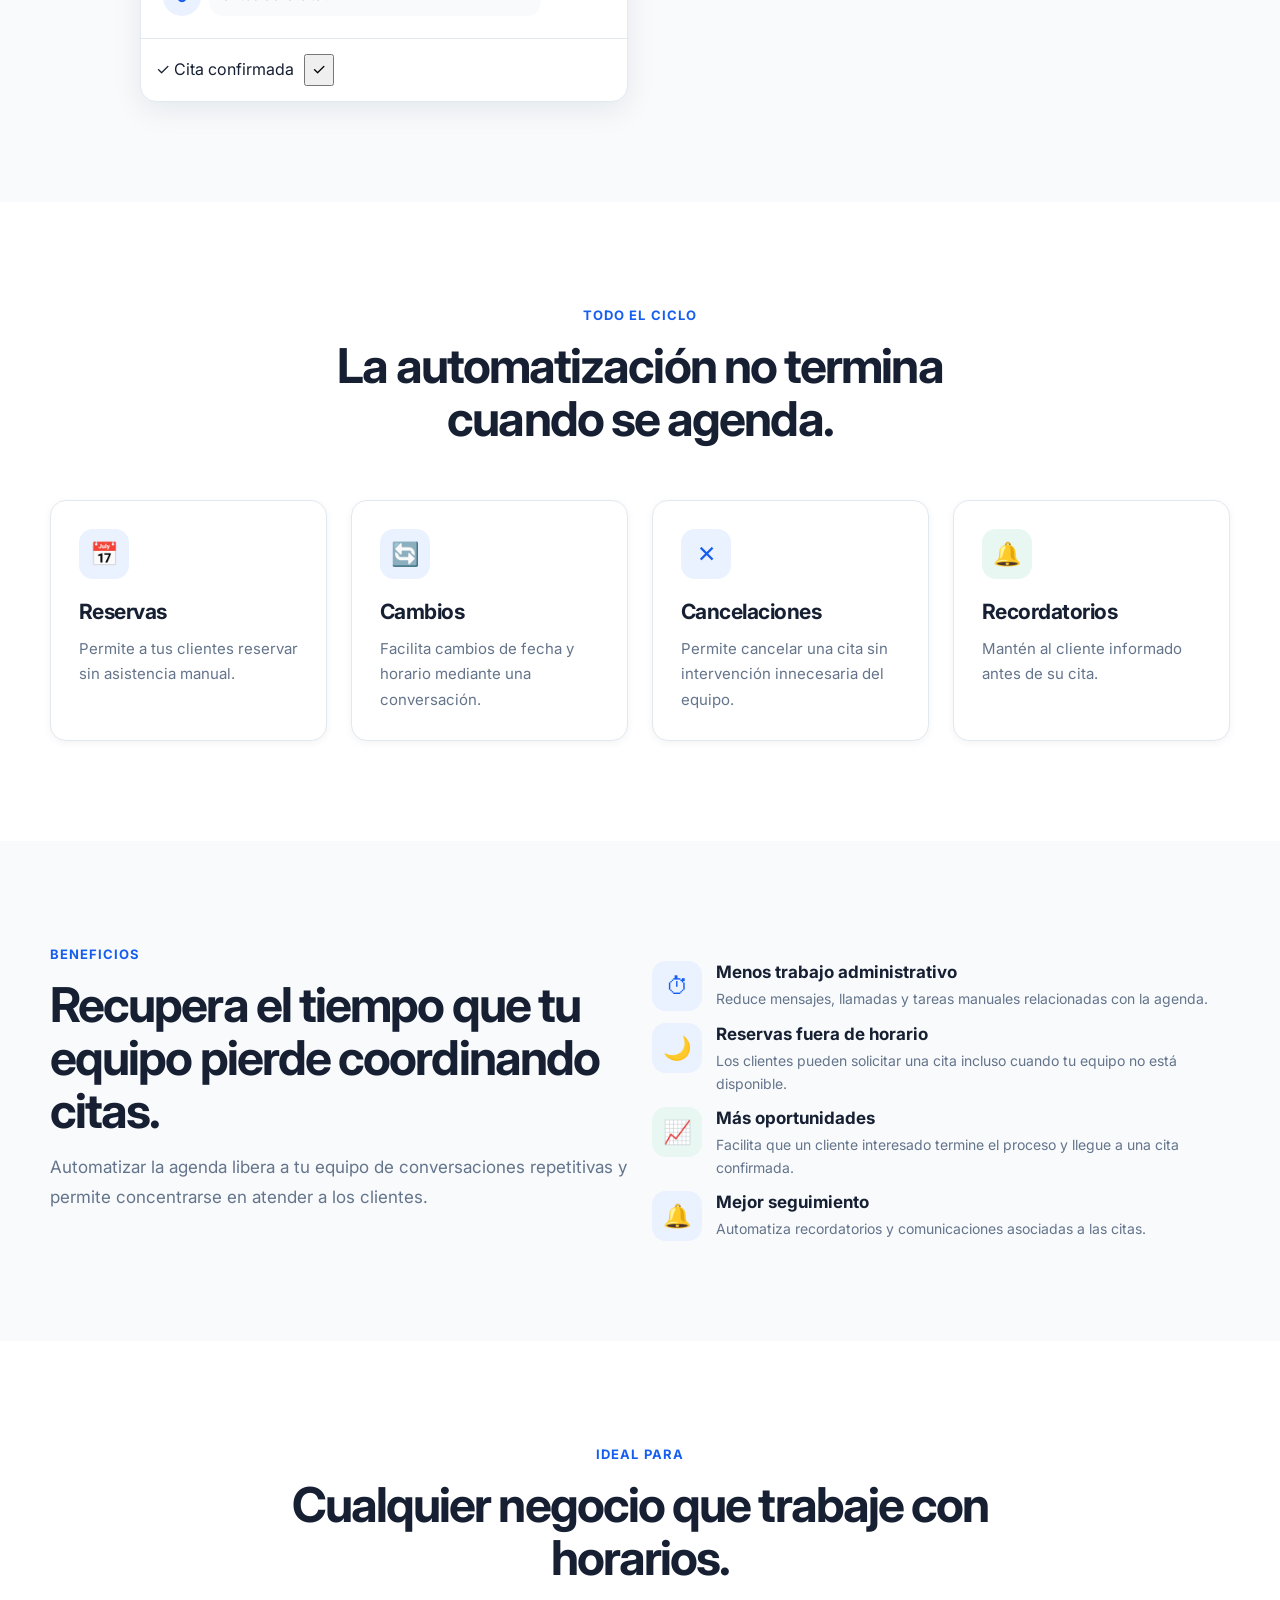
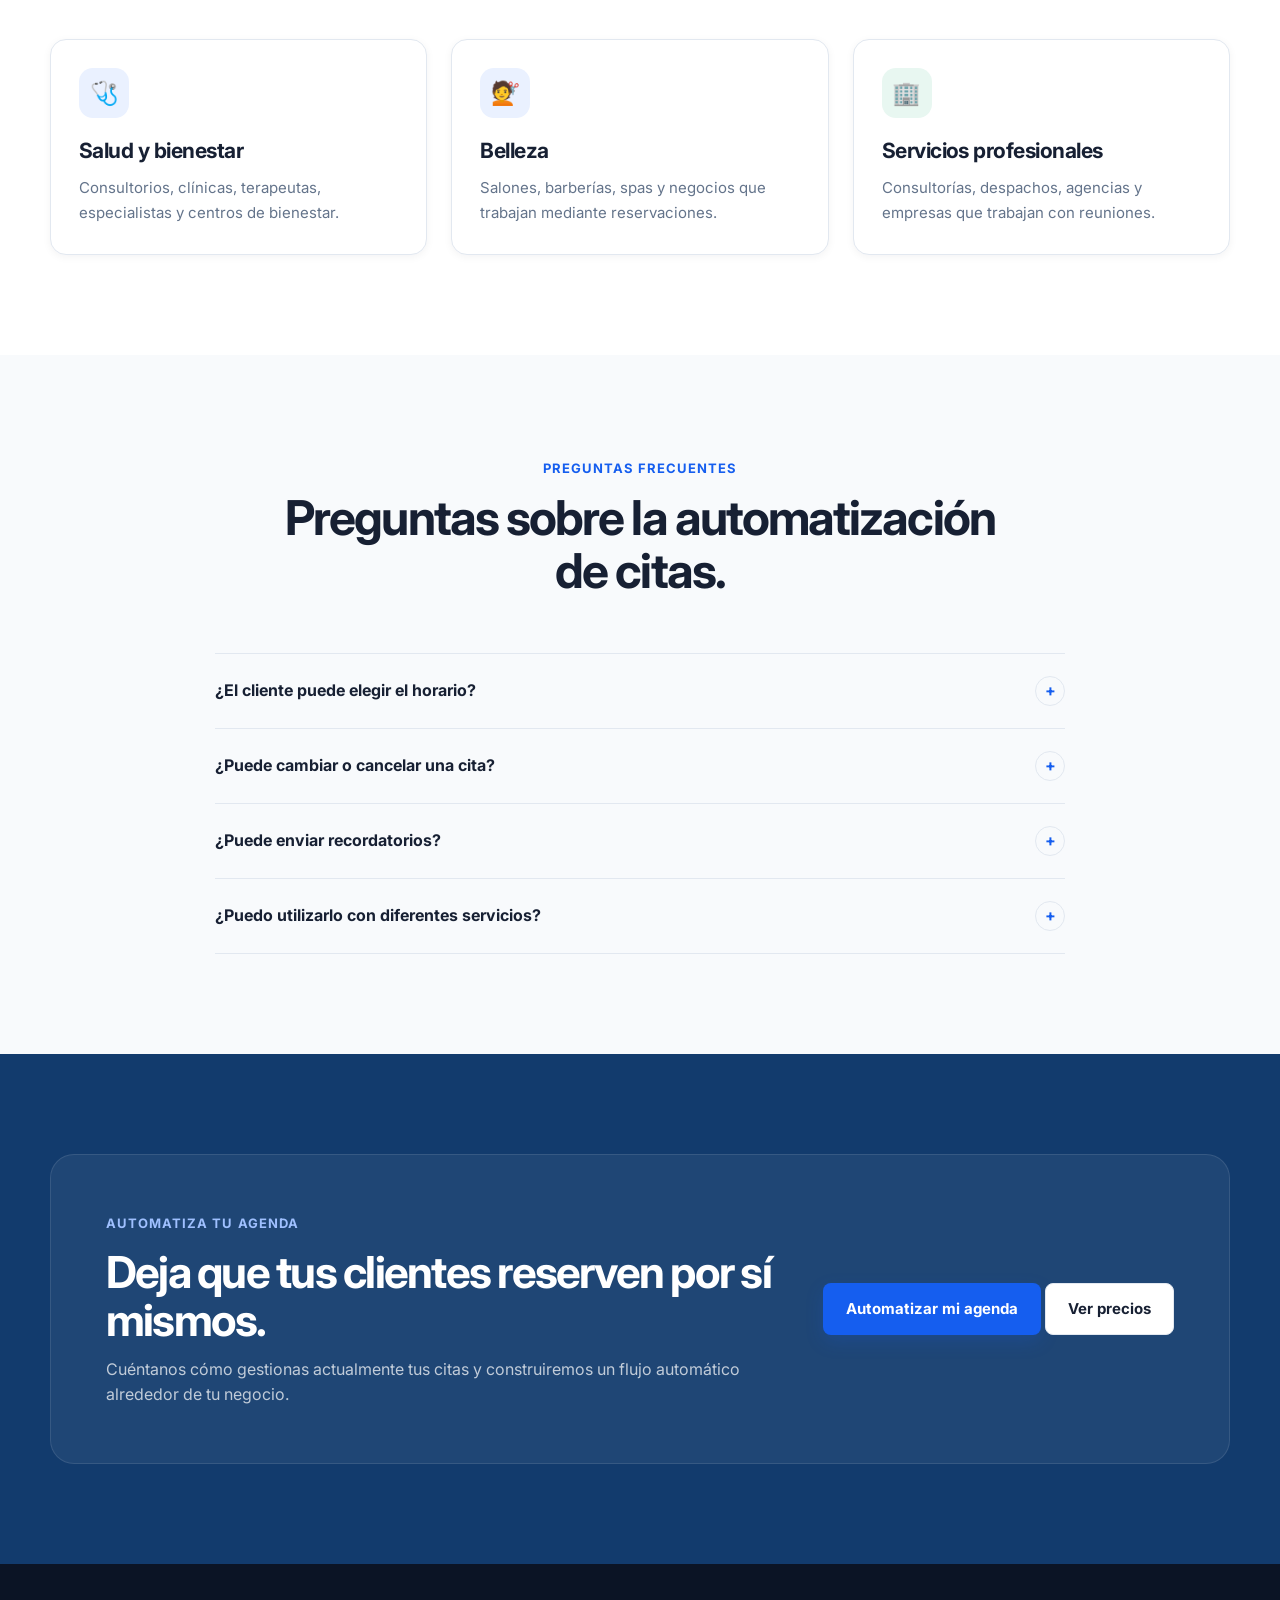
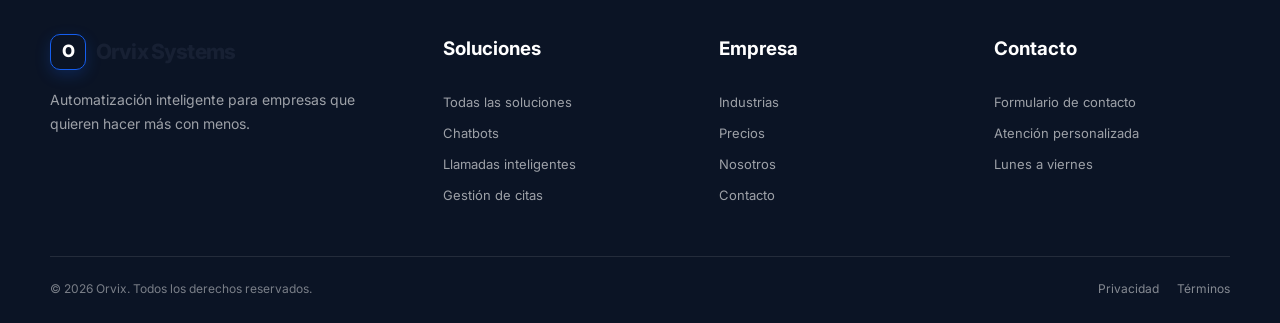
<file: citas.html>
<!DOCTYPE html>
<html lang="es">
<head>
    <meta charset="UTF-8">

    <meta
        name="viewport"
        content="width=device-width, initial-scale=1.0"
    >

    <meta
        name="description"
        content="Orvix crea soluciones de automatización inteligente para empresas: chatbots, llamadas automatizadas, gestión de citas y atención al cliente."
    >

    <meta
        name="keywords"
        content="Orvix, automatización, inteligencia artificial, chatbots, llamadas automatizadas, citas, WhatsApp, atención al cliente"
    >

    <meta name="author" content="Orvix">

    <title>Orvix Systems | Automatización inteligente para empresas</title>

    <!-- Favicon -->
    <link rel="icon" href="img/logo_orvix.jpeg">

    <!-- Tipografía -->
    <link rel="preconnect" href="https://fonts.googleapis.com">
    <link rel="preconnect" href="https://fonts.gstatic.com" crossorigin>

    <link
        href="https://fonts.googleapis.com/css2?family=Inter:wght@400;500;600;700;800&display=swap"
        rel="stylesheet"
    >

    <!-- CSS -->
    <link rel="stylesheet" href="css/style.css">
    <link rel="stylesheet" href="css/responsibe.css">
</head>

<body>

    <!-- =========================================================
         ENCABEZADO
    ========================================================== -->

    <header class="site-header">

        <div class="container">

            <nav class="navbar">

                <a href="index.html" class="logo" aria-label="Orvix inicio">

                    <span class="logo-mark">
                        <img src="img/logo_orvix.png" alt="Orvix logo" width="30" height="30">
                    </span>

                    <span class="logo-text">
                        Orvix Systems
                    </span>

                </a>

                <button class="nav-toggle"
                        type="button"
                        aria-label="Abrir menú"
                        aria-expanded="false"
                        aria-controls="main-menu">

                    <span></span>
                    <span></span>
                    <span></span>

                </button>

                <div class="nav-menu" id="main-menu">

                    <a href="index.html"
                       class="nav-link">
                        Inicio
                    </a>

                    <div class="nav-dropdown">

                        <button class="nav-link nav-dropdown-toggle"
                                type="button"
                                aria-expanded="false">

                            Soluciones

                        </button>

                        <div class="nav-dropdown-menu">

                            <a href="soluciones.html"
                               class="nav-dropdown-link">

                                    Todas las soluciones

                            </a>

                            <a href="chatbots.html"
                               class="nav-dropdown-link">

                                    Chatbots

                            </a>

                            <a href="llamadas.html"
                               class="nav-dropdown-link">

                                    Llamadas IA

                            </a>

                            <a href="citas.html"
                               class="nav-dropdown-link active">

                                    Gestión de citas

                            </a>

                        </div>

                    </div>

                    <a href="industrias.html"
                       class="nav-link">

                        Industrias

                    </a>

                    <a href="precios.html"
                       class="nav-link">

                        Precios

                    </a>

                    <a href="nosotros.html"
                       class="nav-link">

                        Nosotros

                    </a>

                    <a href="contacto.html"
                       class="nav-link">

                        Contacto

                    </a>

                    <div class="nav-actions">

                        <a href="contacto.html"
                           class="btn btn-primary btn-sm">

                            Hablar con un experto

                        </a>

                    </div>

                </div>

            </nav>

        </div>

    </header>

    <main>

        <!-- =====================================================
             SECCIÓN PRINCIPAL
        ====================================================== -->

        <section class="hero">

            <div class="container">

                <div class="grid grid-2">

                    <div class="hero-content">

                        <span class="hero-label">
                            📅 Gestión inteligente de citas
                        </span>

                        <h1 class="hero-title">

                            Tu agenda se organiza
                            <span class="text-primary">
                                sola.
                            </span>

                        </h1>

                        <p class="hero-description">

                            Permite que tus clientes consulten disponibilidad,
                            reserven, cambien o cancelen citas automáticamente
                            desde una conversación.

                        </p>

                        <div class="hero-actions">

                            <a href="contacto.html"
                               class="btn btn-primary btn-lg">

                                Automatizar mi agenda

                            </a>

                            <a href="#demo"
                               class="btn btn-secondary btn-lg">

                                Ver cómo funciona

                            </a>

                        </div>

                        <div class="hero-trust">

                            <div class="hero-trust-item">

                                <strong>
                                    24/7
                                </strong>

                                <span>
                                    Reservaciones
                                </span>

                            </div>

                            <div class="hero-trust-item">

                                <strong>
                                    0
                                </strong>

                                <span>
                                    Llamadas manuales
                                </span>

                            </div>

                            <div class="hero-trust-item">

                                <strong>
                                    IA
                                </strong>

                                <span>
                                    Asistente
                                </span>

                            </div>

                        </div>

                    </div>

                    <!-- CALENDAR PREVIEW -->

                    <div class="hero-visual">

                        <div class="demo-panel">

                            <div class="demo-panel-header">

                                <div class="demo-user">

                                    <div class="demo-avatar">
                                        O
                                    </div>

                                    <div>

                                        <strong>
                                            Agenda Orvix
                                        </strong>

                                        <span>
                                            Reservaciones automáticas
                                        </span>

                                    </div>

                                </div>

                                <span class="automation-status">

                                    <i></i>

                                    Disponible

                                </span>

                            </div>

                            <div class="chat-messages">

                                <div class="chat-message user">

                                    <div class="chat-bubble">

                                        Hola, necesito una cita para el
                                        viernes.

                                    </div>

                                </div>

                                <div class="chat-message bot">

                                    <div class="chat-avatar">
                                        O
                                    </div>

                                    <div class="chat-bubble">

                                        Claro. Tengo disponibilidad el viernes
                                        a las 10:00, 12:30 y 16:00.
                                        ¿Cuál horario prefieres?

                                    </div>

                                </div>

                                <div class="chat-message user">

                                    <div class="chat-bubble">

                                        A las 12:30.

                                    </div>

                                </div>

                                <div class="chat-message bot">

                                    <div class="chat-avatar">
                                        O
                                    </div>

                                    <div class="chat-bubble">

                                        Perfecto. Tu cita quedó reservada
                                        para el viernes a las 12:30.

                                    </div>

                                </div>

                                <div class="chat-message bot">

                                    <div class="chat-avatar">
                                        O
                                    </div>

                                    <div class="chat-bubble">

                                        ✓ También puedo enviarte un
                                        recordatorio antes de tu cita.

                                    </div>

                                </div>

                            </div>

                            <div class="demo-input">

                                <span>
                                    Agenda actualizada
                                </span>

                                <button type="button">
                                    ✓
                                </button>

                            </div>

                        </div>

                    </div>

                </div>

            </div>

        </section>

        <!-- =====================================================
             INTRODUCCIÓN
        ====================================================== -->

        <section class="section section-light">

            <div class="container">

                <div class="section-header">

                    <span class="section-label">
                        Automatización de agenda
                    </span>

                    <h2 class="section-title">

                        Menos mensajes.
                        Menos llamadas.
                        <span class="text-primary">
                            Más citas.
                        </span>

                    </h2>

                    <p class="section-description">

                        Orvix puede encargarse de las conversaciones
                        necesarias para llevar a un cliente desde la primera
                        pregunta hasta una cita confirmada.

                    </p>

                </div>

                <div class="grid grid-3">

                    <article class="card card-hover fade-up">

                        <div class="card-body">

                            <div class="card-icon">
                                🔎
                            </div>

                            <h3 class="card-title">
                                Consulta disponibilidad
                            </h3>

                            <p class="card-description">

                                El cliente puede preguntar por horarios
                                disponibles sin contactar manualmente a tu
                                equipo.

                            </p>

                        </div>

                    </article>

                    <article class="card card-hover fade-up">

                        <div class="card-body">

                            <div class="card-icon card-icon--green">
                                📅
                            </div>

                            <h3 class="card-title">
                                Reserva automáticamente
                            </h3>

                            <p class="card-description">

                                Una vez elegido el horario, el sistema puede
                                registrar la cita dentro del flujo configurado.

                            </p>

                        </div>

                    </article>

                    <article class="card card-hover fade-up">

                        <div class="card-body">

                            <div class="card-icon">
                                🔔
                            </div>

                            <h3 class="card-title">
                                Reduce olvidos
                            </h3>

                            <p class="card-description">

                                Automatiza recordatorios y comunicaciones
                                previas a la cita.

                            </p>

                        </div>

                    </article>

                </div>

            </div>

        </section>

        <!-- =====================================================
             PROCESO
        ====================================================== -->

        <section class="section">

            <div class="container">

                <div class="section-header">

                    <span class="section-label">
                        Flujo automático
                    </span>

                    <h2 class="section-title">

                        De "quiero una cita"
                        a "confirmado".

                    </h2>

                    <p class="section-description">

                        El proceso completo puede suceder dentro de una
                        conversación.

                    </p>

                </div>

                <div class="steps">

                    <div class="step fade-up">

                        <div class="step-number">
                            01
                        </div>

                        <div class="step-content">

                            <h3>
                                El cliente solicita una cita
                            </h3>

                            <p>
                                Puede hacerlo desde WhatsApp, un chatbot,
                                una llamada u otro canal conectado.
                            </p>

                        </div>

                    </div>

                    <div class="step fade-up">

                        <div class="step-number">
                            02
                        </div>

                        <div class="step-content">

                            <h3>
                                Orvix consulta disponibilidad
                            </h3>

                            <p>
                                El asistente identifica las opciones
                                disponibles de acuerdo con las reglas
                                establecidas.
                            </p>

                        </div>

                    </div>

                    <div class="step fade-up">

                        <div class="step-number">
                            03
                        </div>

                        <div class="step-content">

                            <h3>
                                El cliente elige
                            </h3>

                            <p>
                                El usuario selecciona el horario que mejor
                                se adapta a sus necesidades.
                            </p>

                        </div>

                    </div>

                    <div class="step fade-up">

                        <div class="step-number">
                            04
                        </div>

                        <div class="step-content">

                            <h3>
                                La cita queda confirmada
                            </h3>

                            <p>
                                El sistema registra la reservación y puede
                                iniciar automáticamente el flujo de
                                confirmación y recordatorio.
                            </p>

                        </div>

                    </div>

                </div>

            </div>

        </section>

        <!-- =====================================================
             DEMOSTRACIÓN
        ====================================================== -->

        <section class="section section-light"
                 id="demo">

            <div class="container">

                <div class="section-header">

                    <span class="section-label">
                        Demostración
                    </span>

                    <h2 class="section-title">

                        Una agenda que
                        <span class="text-primary">
                            conversa.
                        </span>

                    </h2>

                    <p class="section-description">

                        El cliente no tiene que aprender a utilizar una
                        plataforma complicada. Simplemente puede pedir una
                        cita como hablaría con una persona.

                    </p>

                </div>

                <div class="demo-wrapper">

                    <div class="demo-panel">

                        <div class="demo-panel-header">

                            <div class="demo-user">

                                <div class="demo-avatar">
                                    O
                                </div>

                                <div>

                                    <strong>
                                        Asistente de citas
                                    </strong>

                                    <span>
                                        Orvix
                                    </span>

                                </div>

                            </div>

                            <span class="automation-status">

                                <i></i>

                                Agenda activa

                            </span>

                        </div>

                        <div class="chat-messages">

                            <div class="chat-message user">

                                <div class="chat-bubble">

                                    Hola, quiero una cita para esta semana.

                                </div>

                            </div>

                            <div class="chat-message bot">

                                <div class="chat-avatar">
                                    O
                                </div>

                                <div class="chat-bubble">

                                    Claro. ¿Qué día te gustaría asistir?

                                </div>

                            </div>

                            <div class="chat-message user">

                                <div class="chat-bubble">

                                    El jueves.

                                </div>

                            </div>

                            <div class="chat-message bot">

                                <div class="chat-avatar">
                                    O
                                </div>

                                <div class="chat-bubble">

                                    El jueves tenemos 09:30, 11:00,
                                    14:30 y 17:00 disponibles.

                                </div>

                            </div>

                            <div class="chat-message user">

                                <div class="chat-bubble">

                                    A las 14:30.

                                </div>

                            </div>

                            <div class="chat-message bot">

                                <div class="chat-avatar">
                                    O
                                </div>

                                <div class="chat-bubble">

                                    ¡Listo! Tu cita está confirmada para el
                                    jueves a las 14:30. ¿Quieres recibir un
                                    recordatorio antes de la cita?

                                </div>

                            </div>

                        </div>

                        <div class="demo-input">

                            <span>
                                ✓ Cita confirmada
                            </span>

                            <button type="button">
                                ✓
                            </button>

                        </div>

                    </div>

                </div>

            </div>

        </section>

        <!-- =====================================================
             FUNCIONES
        ====================================================== -->

        <section class="section">

            <div class="container">

                <div class="section-header">

                    <span class="section-label">
                        Todo el ciclo
                    </span>

                    <h2 class="section-title">

                        La automatización no termina
                        cuando se agenda.

                    </h2>

                </div>

                <div class="grid grid-4">

                    <article class="card card-hover fade-up">

                        <div class="card-body">

                            <div class="card-icon">
                                📅
                            </div>

                            <h3 class="card-title">
                                Reservas
                            </h3>

                            <p class="card-description">

                                Permite a tus clientes reservar sin asistencia
                                manual.

                            </p>

                        </div>

                    </article>

                    <article class="card card-hover fade-up">

                        <div class="card-body">

                            <div class="card-icon">
                                🔄
                            </div>

                            <h3 class="card-title">
                                Cambios
                            </h3>

                            <p class="card-description">

                                Facilita cambios de fecha y horario mediante
                                una conversación.

                            </p>

                        </div>

                    </article>

                    <article class="card card-hover fade-up">

                        <div class="card-body">

                            <div class="card-icon">
                                ✕
                            </div>

                            <h3 class="card-title">
                                Cancelaciones
                            </h3>

                            <p class="card-description">

                                Permite cancelar una cita sin intervención
                                innecesaria del equipo.

                            </p>

                        </div>

                    </article>

                    <article class="card card-hover fade-up">

                        <div class="card-body">

                            <div class="card-icon card-icon--green">
                                🔔
                            </div>

                            <h3 class="card-title">
                                Recordatorios
                            </h3>

                            <p class="card-description">

                                Mantén al cliente informado antes de su cita.

                            </p>

                        </div>

                    </article>

                </div>

            </div>

        </section>

        <!-- =====================================================
             BENEFICIOS
        ====================================================== -->

        <section class="section section-light">

            <div class="container">

                <div class="grid grid-2">

                    <div>

                        <span class="section-label">
                            Beneficios
                        </span>

                        <h2 class="section-title">

                            Recupera el tiempo que
                            tu equipo pierde
                            coordinando citas.

                        </h2>

                        <p class="section-description">

                            Automatizar la agenda libera a tu equipo de
                            conversaciones repetitivas y permite concentrarse
                            en atender a los clientes.

                        </p>

                    </div>

                    <div class="benefits-list">

                        <div class="benefit-item">

                            <div class="card-icon">
                                ⏱
                            </div>

                            <div>

                                <h3>
                                    Menos trabajo administrativo
                                </h3>

                                <p>
                                    Reduce mensajes, llamadas y tareas
                                    manuales relacionadas con la agenda.
                                </p>

                            </div>

                        </div>

                        <div class="benefit-item">

                            <div class="card-icon">
                                🌙
                            </div>

                            <div>

                                <h3>
                                    Reservas fuera de horario
                                </h3>

                                <p>
                                    Los clientes pueden solicitar una cita
                                    incluso cuando tu equipo no está
                                    disponible.
                                </p>

                            </div>

                        </div>

                        <div class="benefit-item">

                            <div class="card-icon card-icon--green">
                                📈
                            </div>

                            <div>

                                <h3>
                                    Más oportunidades
                                </h3>

                                <p>
                                    Facilita que un cliente interesado termine
                                    el proceso y llegue a una cita confirmada.
                                </p>

                            </div>

                        </div>

                        <div class="benefit-item">

                            <div class="card-icon">
                                🔔
                            </div>

                            <div>

                                <h3>
                                    Mejor seguimiento
                                </h3>

                                <p>
                                    Automatiza recordatorios y comunicaciones
                                    asociadas a las citas.
                                </p>

                            </div>

                        </div>

                    </div>

                </div>

            </div>

        </section>

        <!-- =====================================================
             INDUSTRIAS
        ====================================================== -->

        <section class="section">

            <div class="container">

                <div class="section-header">

                    <span class="section-label">
                        Ideal para
                    </span>

                    <h2 class="section-title">

                        Cualquier negocio que
                        trabaje con horarios.

                    </h2>

                </div>

                <div class="grid grid-3">

                    <article class="card card-hover fade-up">

                        <div class="card-body">

                            <div class="card-icon">
                                🩺
                            </div>

                            <h3 class="card-title">
                                Salud y bienestar
                            </h3>

                            <p class="card-description">

                                Consultorios, clínicas, terapeutas,
                                especialistas y centros de bienestar.

                            </p>

                        </div>

                    </article>

                    <article class="card card-hover fade-up">

                        <div class="card-body">

                            <div class="card-icon">
                                💇
                            </div>

                            <h3 class="card-title">
                                Belleza
                            </h3>

                            <p class="card-description">

                                Salones, barberías, spas y negocios que
                                trabajan mediante reservaciones.

                            </p>

                        </div>

                    </article>

                    <article class="card card-hover fade-up">

                        <div class="card-body">

                            <div class="card-icon card-icon--green">
                                🏢
                            </div>

                            <h3 class="card-title">
                                Servicios profesionales
                            </h3>

                            <p class="card-description">

                                Consultorías, despachos, agencias y empresas
                                que trabajan con reuniones.

                            </p>

                        </div>

                    </article>

                </div>

            </div>

        </section>

        <!-- =====================================================
             PREGUNTAS FRECUENTES
        ====================================================== -->

        <section class="section section-light">

            <div class="container">

                <div class="section-header">

                    <span class="section-label">
                        Preguntas frecuentes
                    </span>

                    <h2 class="section-title">
                        Preguntas sobre la automatización de citas.
                    </h2>

                </div>

                <div class="accordion">

                    <div class="accordion-item">

                        <button class="accordion-header"
                                type="button"
                                aria-expanded="false">

                            <span>
                                ¿El cliente puede elegir el horario?
                            </span>

                            <span class="accordion-icon">
                                +
                            </span>

                        </button>

                        <div class="accordion-content">

                            <p>

                                Sí. El flujo puede mostrar las opciones
                                disponibles para que el cliente seleccione
                                el horario que prefiera.

                            </p>

                        </div>

                    </div>

                    <div class="accordion-item">

                        <button class="accordion-header"
                                type="button"
                                aria-expanded="false">

                            <span>
                                ¿Puede cambiar o cancelar una cita?
                            </span>

                            <span class="accordion-icon">
                                +
                            </span>

                        </button>

                        <div class="accordion-content">

                            <p>

                                Sí. Puedes diseñar el flujo para permitir
                                modificaciones o cancelaciones siguiendo las
                                reglas de tu negocio.

                            </p>

                        </div>

                    </div>

                    <div class="accordion-item">

                        <button class="accordion-header"
                                type="button"
                                aria-expanded="false">

                            <span>
                                ¿Puede enviar recordatorios?
                            </span>

                            <span class="accordion-icon">
                                +
                            </span>

                        </button>

                        <div class="accordion-content">

                            <p>

                                Sí. Los recordatorios pueden formar parte del
                                flujo automatizado para mantener informado al
                                cliente.

                            </p>

                        </div>

                    </div>

                    <div class="accordion-item">

                        <button class="accordion-header"
                                type="button"
                                aria-expanded="false">

                            <span>
                                ¿Puedo utilizarlo con diferentes servicios?
                            </span>

                            <span class="accordion-icon">
                                +
                            </span>

                        </button>

                        <div class="accordion-content">

                            <p>

                                Sí. La lógica puede adaptarse a diferentes
                                servicios, duraciones, horarios y reglas de
                                disponibilidad.

                            </p>

                        </div>

                    </div>

                </div>

            </div>

        </section>

        <!-- =====================================================
             LLAMADO A LA ACCIÓN
        ====================================================== -->

        <section class="section section-blue">

            <div class="container">

                <div class="cta">

                    <div class="cta-content">

                        <span class="section-label">
                            Automatiza tu agenda
                        </span>

                        <h2>
                            Deja que tus clientes
                            reserven por sí mismos.
                        </h2>

                        <p>

                            Cuéntanos cómo gestionas actualmente tus citas y
                            construiremos un flujo automático alrededor de tu
                            negocio.

                        </p>

                    </div>

                    <div class="cta-actions">

                        <a href="contacto.html"
                           class="btn btn-primary btn-lg">

                            Automatizar mi agenda

                        </a>

                        <a href="precios.html"
                           class="btn btn-secondary btn-lg">

                            Ver precios

                        </a>

                    </div>

                </div>

            </div>

        </section>

    </main>

    <!-- =========================================================
         PIE DE PÁGINA
    ========================================================== -->

    <footer class="site-footer">

        <div class="container">

            <div class="footer-grid">

                <!-- Marca -->

                <div class="footer-brand">

                    <a
                        href="index.html"
                        class="logo"
                    >

                        <span class="logo-mark">
                            O
                        </span>

                        <span class="logo-text">
                            Orvix Systems
                        </span>

                    </a>

                    <p>
                        Automatización inteligente para empresas que
                        quieren hacer más con menos.
                    </p>

                </div>

                <!-- Soluciones -->

                <div class="footer-column">

                    <h3>
                        Soluciones
                    </h3>

                    <a href="soluciones.html">
                        Todas las soluciones
                    </a>

                    <a href="chatbots.html">
                        Chatbots
                    </a>

                    <a href="llamadas.html">
                        Llamadas inteligentes
                    </a>

                    <a href="citas.html">
                        Gestión de citas
                    </a>

                </div>

                <!-- Empresa -->

                <div class="footer-column">

                    <h3>
                        Empresa
                    </h3>

                    <a href="industrias.html">
                        Industrias
                    </a>

                    <a href="precios.html">
                        Precios
                    </a>

                    <a href="nosotros.html">
                        Nosotros
                    </a>

                    <a href="contacto.html">
                        Contacto
                    </a>

                </div>

                <!-- Contacto -->

                <div class="footer-column">

                    <h3>
                        Contacto
                    </h3>

                    <a href="contacto.html">Formulario de contacto</a>

                    <span>
                        Atención personalizada
                    </span>

                    <span>
                        Lunes a viernes
                    </span>

                </div>

            </div>

            <div class="footer-bottom">

                <p>
                    © 2026 Orvix. Todos los derechos reservados.
                </p>

                <div class="footer-legal">

                    <a href="#">
                        Privacidad
                    </a>

                    <a href="#">
                        Términos
                    </a>

                </div>

            </div>

        </div>

    </footer>

    <!-- =========================================================
         VOLVER ARRIBA
    ========================================================== -->

    <button class="back-to-top"
            type="button"
            data-back-to-top
            aria-label="Volver arriba">

        ↑

    </button>

    <script src="js/main.js"></script>

    <script>
      src = "https://link.digitalownersystem.com/js/external-tracking.js"
      data-tracking-id = >"tk_594acd9ea93d4fae8b400f0cfb126860"
    </script>

</body>
</html>
</file>
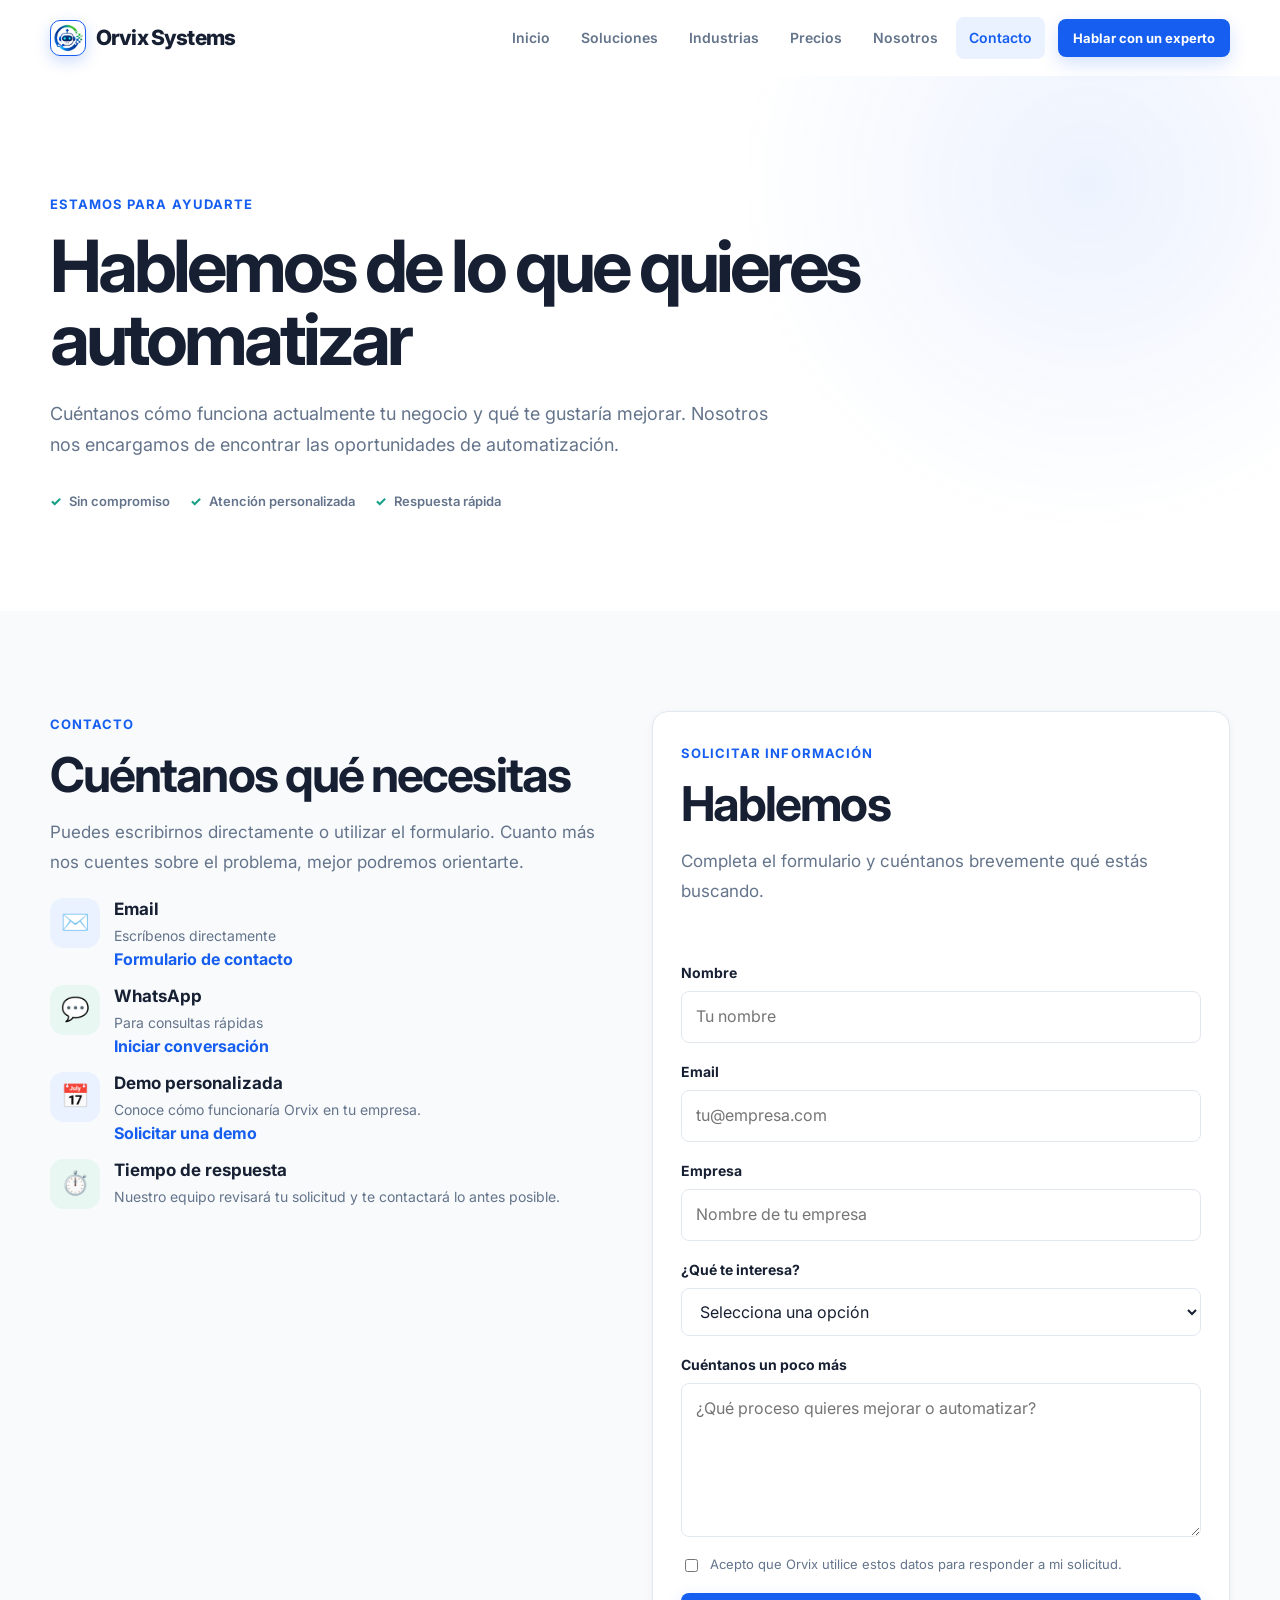
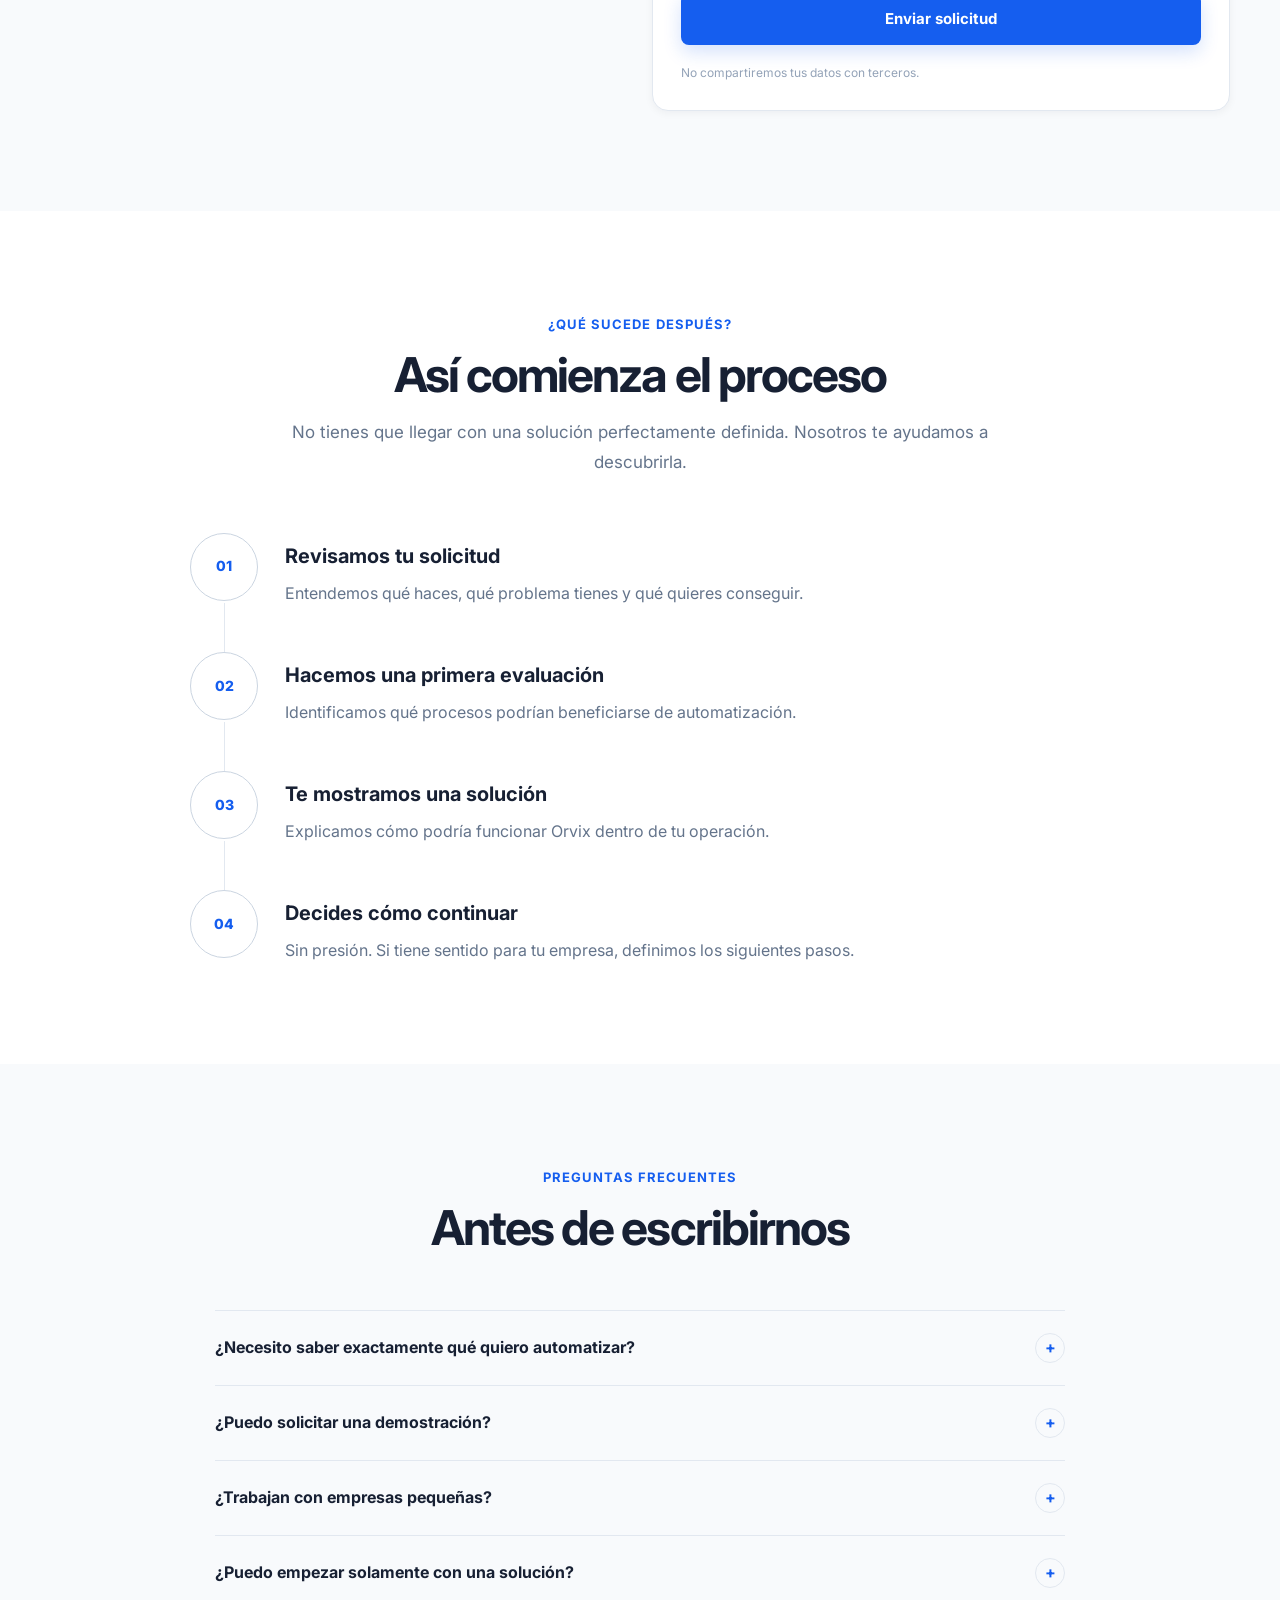
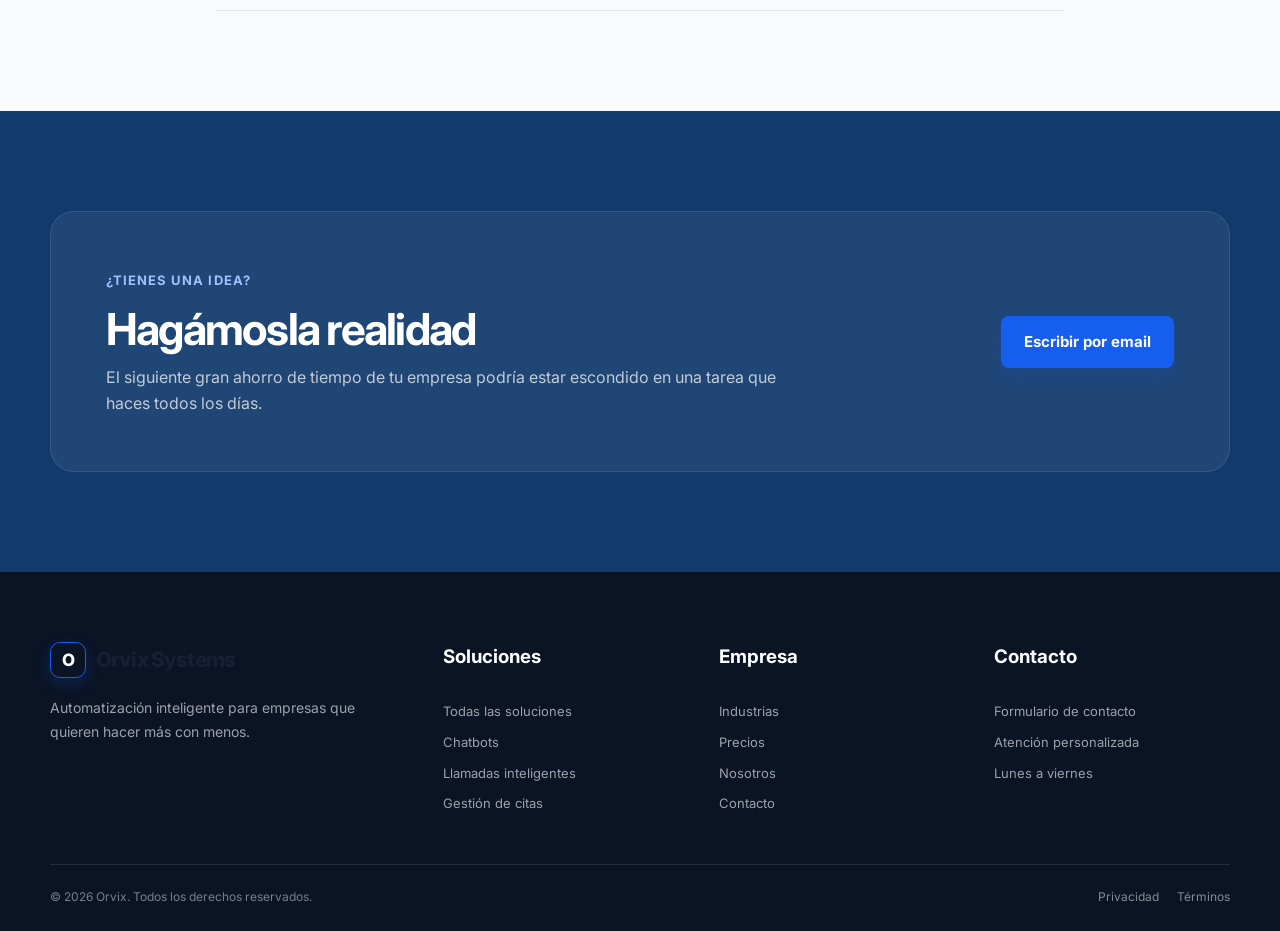
<file: contacto.html>
<!DOCTYPE html>
<html lang="es">
<head>
    <meta charset="UTF-8">

    <meta
        name="viewport"
        content="width=device-width, initial-scale=1.0"
    >

    <meta
        name="description"
        content="Orvix crea soluciones de automatización inteligente para empresas: chatbots, llamadas automatizadas, gestión de citas y atención al cliente."
    >

    <meta
        name="keywords"
        content="Orvix, automatización, inteligencia artificial, chatbots, llamadas automatizadas, citas, WhatsApp, atención al cliente"
    >

    <meta name="author" content="Orvix">

    <title>Orvix Systems | Automatización inteligente para empresas</title>

    <!-- Icono del sitio -->
    <link rel="icon" href="img/logo_orvix.jpeg">

    <!-- Tipografía -->
    <link rel="preconnect" href="https://fonts.googleapis.com">
    <link rel="preconnect" href="https://fonts.gstatic.com" crossorigin>

    <link
        href="https://fonts.googleapis.com/css2?family=Inter:wght@400;500;600;700;800&display=swap"
        rel="stylesheet"
    >

    <!-- Hojas de estilo -->
    <link rel="stylesheet" href="css/style.css">
    <link rel="stylesheet" href="css/responsibe.css">
</head>

<body>

    <!-- =========================
         ENCABEZADO
    ========================== -->
    <header class="site-header">

        <div class="container">

            <nav class="navbar">

                <!-- Logotipo -->
                <a href="index.html" class="logo" aria-label="Orvix inicio">

                    <span class="logo-mark">
                        <img src="img/logo_orvix.png" alt="Orvix logo" width="30" height="30">
                    </span>

                    <span class="logo-text">
                        Orvix Systems
                    </span>

                </a>

                <!-- Menú móvil -->
                <button
                    class="nav-toggle"
                    type="button"
                    aria-label="Abrir menú"
                    aria-expanded="false"
                    aria-controls="main-menu"
                >
                    <i class="icon-menu"></i>
                </button>

                <!-- Navegación -->
                <div class="nav-menu" id="main-menu">

                    <a href="index.html" class="nav-link active">
                        Inicio
                    </a>

                    <div class="nav-dropdown">

                        <button
                            type="button"
                            class="nav-link nav-dropdown-toggle"
                            aria-expanded="false"
                        >
                            Soluciones
                        </button>

                        <div class="nav-dropdown-menu">

                            <a
                                href="soluciones.html"
                                class="nav-dropdown-link"
                            >
                                Todas las soluciones
                            </a>

                            <a
                                href="chatbots.html"
                                class="nav-dropdown-link"
                            >
                                Chatbots
                            </a>

                            <a
                                href="llamadas.html"
                                class="nav-dropdown-link"
                            >
                                Llamadas inteligentes
                            </a>

                            <a
                                href="citas.html"
                                class="nav-dropdown-link"
                            >
                                Gestión de citas
                            </a>

                        </div>

                    </div>

                    <a href="industrias.html" class="nav-link">
                        Industrias
                    </a>

                    <a href="precios.html" class="nav-link">
                        Precios
                    </a>

                    <a href="nosotros.html" class="nav-link">
                        Nosotros
                    </a>

                    <a href="contacto.html" class="nav-link">
                        Contacto
                    </a>

                    <div class="nav-actions">

                        <a
                            href="contacto.html"
                            class="btn btn-primary btn-sm"
                        >
                            Hablar con un experto
                        </a>

                    </div>

                </div>

            </nav>

        </div>

    </header>

    <main>

        <!-- =========================
             HERO
        ========================== -->
        <section class="hero">

            <div class="container">

                <div class="hero-content">

                    <span class="hero-label">
                        Estamos para ayudarte
                    </span>

                    <h1 class="hero-title">
                        Hablemos de lo que quieres automatizar
                    </h1>

                    <p class="hero-description">
                        Cuéntanos cómo funciona actualmente tu negocio y qué
                        te gustaría mejorar. Nosotros nos encargamos de encontrar
                        las oportunidades de automatización.
                    </p>

                    <div class="hero-trust">

                        <div class="hero-trust-item">
                            <span>✓</span>
                            Sin compromiso
                        </div>

                        <div class="hero-trust-item">
                            <span>✓</span>
                            Atención personalizada
                        </div>

                        <div class="hero-trust-item">
                            <span>✓</span>
                            Respuesta rápida
                        </div>

                    </div>

                </div>

            </div>

        </section>

        <!-- =========================
             CONTACT AREA
        ========================== -->
        <section class="section section-light">

            <div class="container">

                <div class="grid grid-2">

                    <!-- =====================
                         INFO
                    ====================== -->
                    <div class="fade-up">

                        <span class="section-label">
                            Contacto
                        </span>

                        <h2 class="section-title">
                            Cuéntanos qué necesitas
                        </h2>

                        <p class="section-description">
                            Puedes escribirnos directamente o utilizar el
                            formulario. Cuanto más nos cuentes sobre el problema,
                            mejor podremos orientarte.
                        </p>

                        <div class="benefits-list">

                            <div class="benefit-item">

                                <div class="card-icon">
                                    ✉️
                                </div>

                                <div>

                                    <h3>
                                        Email
                                    </h3>

                                    <p>
                                        Escríbenos directamente
                                    </p>

                                    <a
                                        href="contacto.html"
                                        class="text-primary"
                                    >
                                        Formulario de contacto
                                    </a>

                                </div>

                            </div>

                            <div class="benefit-item">

                                <div class="card-icon card-icon--green">
                                    💬
                                </div>

                                <div>

                                    <h3>
                                        WhatsApp
                                    </h3>

                                    <p>
                                        Para consultas rápidas
                                    </p>

                                    <a
                                        href="#"
                                        class="text-primary"
                                    >
                                        Iniciar conversación
                                    </a>

                                </div>

                            </div>

                            <div class="benefit-item">

                                <div class="card-icon">
                                    📅
                                </div>

                                <div>

                                    <h3>
                                        Demo personalizada
                                    </h3>

                                    <p>
                                        Conoce cómo funcionaría Orvix
                                        en tu empresa.
                                    </p>

                                    <a
                                        href="#contact-form"
                                        class="text-primary"
                                    >
                                        Solicitar una demo
                                    </a>

                                </div>

                            </div>

                            <div class="benefit-item">

                                <div class="card-icon card-icon--green">
                                    ⏱️
                                </div>

                                <div>

                                    <h3>
                                        Tiempo de respuesta
                                    </h3>

                                    <p>
                                        Nuestro equipo revisará tu solicitud
                                        y te contactará lo antes posible.
                                    </p>

                                </div>

                            </div>

                        </div>

                    </div>

                    <!-- =====================
                         FORM
                    ====================== -->
                    <div class="card fade-up" id="contact-form">

                        <div class="card-body">

                            <div class="section-header section-header-left">

                                <span class="section-label">
                                    Solicitar información
                                </span>

                                <h2 class="section-title">
                                    Hablemos
                                </h2>

                                <p class="section-description">
                                    Completa el formulario y cuéntanos
                                    brevemente qué estás buscando.
                                </p>

                            </div>

                            <form
                                class="contact-form"
                                id="contactForm"
                                novalidate
                            >

                                <div class="form-group">

                                    <label for="name">
                                        Nombre
                                    </label>

                                    <input
                                        type="text"
                                        id="name"
                                        name="name"
                                        placeholder="Tu nombre"
                                        autocomplete="name"
                                        required
                                    >

                                </div>

                                <div class="form-group">

                                    <label for="email">
                                        Email
                                    </label>

                                    <input
                                        type="email"
                                        id="email"
                                        name="email"
                                        placeholder="tu@empresa.com"
                                        autocomplete="email"
                                        required
                                    >

                                </div>

                                <div class="form-group">

                                    <label for="company">
                                        Empresa
                                    </label>

                                    <input
                                        type="text"
                                        id="company"
                                        name="company"
                                        placeholder="Nombre de tu empresa"
                                        autocomplete="organization"
                                    >

                                </div>

                                <div class="form-group">

                                    <label for="interest">
                                        ¿Qué te interesa?
                                    </label>

                                    <select
                                        id="interest"
                                        name="interest"
                                        required
                                    >

                                        <option value="">
                                            Selecciona una opción
                                        </option>

                                        <option value="chatbot">
                                            Chatbot
                                        </option>

                                        <option value="llamadas">
                                            Llamadas con IA
                                        </option>

                                        <option value="citas">
                                            Citas y reservas
                                        </option>

                                        <option value="automatizacion">
                                            Automatización de procesos
                                        </option>

                                        <option value="integraciones">
                                            Integraciones
                                        </option>

                                        <option value="otro">
                                            Otro
                                        </option>

                                    </select>

                                </div>

                                <div class="form-group">

                                    <label for="message">
                                        Cuéntanos un poco más
                                    </label>

                                    <textarea
                                        id="message"
                                        name="message"
                                        rows="5"
                                        placeholder="¿Qué proceso quieres mejorar o automatizar?"
                                        required
                                    ></textarea>

                                </div>

                                <div class="form-checkbox">

                                    <input
                                        type="checkbox"
                                        id="privacy"
                                        name="privacy"
                                        required
                                    >

                                    <label for="privacy">
                                        Acepto que Orvix utilice estos datos
                                        para responder a mi solicitud.
                                    </label>

                                </div>

                                <button
                                    type="submit"
                                    class="btn btn-primary btn-lg"
                                >
                                    Enviar solicitud
                                </button>

                                <p class="form-note">
                                    No compartiremos tus datos con terceros.
                                </p>

                                <div class="form-success" id="formSuccess" hidden>
                                    <div class="form-success-content">
                                        <strong>¡Solicitud enviada!</strong>
                                
                                        <span>
                                            Hemos recibido tu mensaje.
                                            Nos pondremos en contacto contigo.
                                        </span>
                                
                                        <button type="button" id="closeSuccess">
                                            Aceptar
                                        </button>
                                    </div>
                                </div>

                            </form>

                        </div>

                    </div>

                </div>

            </div>

        </section>

        <!-- =========================
             WHAT HAPPENS NEXT
        ========================== -->
        <section class="section">

            <div class="container">

                <div class="section-header">

                    <span class="section-label">
                        ¿Qué sucede después?
                    </span>

                    <h2 class="section-title">
                        Así comienza el proceso
                    </h2>

                    <p class="section-description">
                        No tienes que llegar con una solución perfectamente
                        definida. Nosotros te ayudamos a descubrirla.
                    </p>

                </div>

                <div class="steps">

                    <div class="step fade-up">

                        <div class="step-number">
                            01
                        </div>

                        <div class="step-content">

                            <h3>
                                Revisamos tu solicitud
                            </h3>

                            <p>
                                Entendemos qué haces, qué problema tienes y
                                qué quieres conseguir.
                            </p>

                        </div>

                    </div>

                    <div class="step fade-up">

                        <div class="step-number">
                            02
                        </div>

                        <div class="step-content">

                            <h3>
                                Hacemos una primera evaluación
                            </h3>

                            <p>
                                Identificamos qué procesos podrían beneficiarse
                                de automatización.
                            </p>

                        </div>

                    </div>

                    <div class="step fade-up">

                        <div class="step-number">
                            03
                        </div>

                        <div class="step-content">

                            <h3>
                                Te mostramos una solución
                            </h3>

                            <p>
                                Explicamos cómo podría funcionar Orvix
                                dentro de tu operación.
                            </p>

                        </div>

                    </div>

                    <div class="step fade-up">

                        <div class="step-number">
                            04
                        </div>

                        <div class="step-content">

                            <h3>
                                Decides cómo continuar
                            </h3>

                            <p>
                                Sin presión. Si tiene sentido para tu empresa,
                                definimos los siguientes pasos.
                            </p>

                        </div>

                    </div>

                </div>

            </div>

        </section>

        <!-- =========================
             FAQ
        ========================== -->
        <section class="section section-light">

            <div class="container">

                <div class="section-header">

                    <span class="section-label">
                        Preguntas frecuentes
                    </span>

                    <h2 class="section-title">
                        Antes de escribirnos
                    </h2>

                </div>

                <div class="accordion">

                    <div class="accordion-item">

                        <button
                            class="accordion-header"
                            type="button"
                            aria-expanded="false"
                        >
                            ¿Necesito saber exactamente qué quiero automatizar?

                            <span class="accordion-icon">
                                +
                            </span>

                        </button>

                        <div class="accordion-content">

                            <p>
                                No. Puedes explicarnos simplemente qué proceso
                                te consume tiempo o dónde estás teniendo
                                dificultades. Nosotros podemos ayudarte a
                                identificar las oportunidades.
                            </p>

                        </div>

                    </div>

                    <div class="accordion-item">

                        <button
                            class="accordion-header"
                            type="button"
                            aria-expanded="false"
                        >
                            ¿Puedo solicitar una demostración?

                            <span class="accordion-icon">
                                +
                            </span>

                        </button>

                        <div class="accordion-content">

                            <p>
                                Sí. Podemos mostrarte cómo funcionaría una
                                solución de Orvix aplicada a un caso similar
                                al de tu empresa.
                            </p>

                        </div>

                    </div>

                    <div class="accordion-item">

                        <button
                            class="accordion-header"
                            type="button"
                            aria-expanded="false"
                        >
                            ¿Trabajan con empresas pequeñas?

                            <span class="accordion-icon">
                                +
                            </span>

                        </button>

                        <div class="accordion-content">

                            <p>
                                Sí. Las soluciones pueden adaptarse al tamaño
                                y complejidad de cada empresa.
                            </p>

                        </div>

                    </div>

                    <div class="accordion-item">

                        <button
                            class="accordion-header"
                            type="button"
                            aria-expanded="false"
                        >
                            ¿Puedo empezar solamente con una solución?

                            <span class="accordion-icon">
                                +
                            </span>

                        </button>

                        <div class="accordion-content">

                            <p>
                                Sí. Puedes comenzar con un chatbot, llamadas,
                                citas o cualquier otro proceso y posteriormente
                                ampliar la automatización.
                            </p>

                        </div>

                    </div>

                </div>

            </div>

        </section>

        <!-- =========================
             CTA
        ========================== -->
        <section class="section section-blue">

            <div class="container">

                <div class="cta">

                    <div class="cta-content">

                        <span class="section-label">
                            ¿Tienes una idea?
                        </span>

                        <h2>
                            Hagámosla realidad
                        </h2>

                        <p>
                            El siguiente gran ahorro de tiempo de tu empresa
                            podría estar escondido en una tarea que haces todos
                            los días.
                        </p>

                    </div>

                    <div class="cta-actions">

                        <a
                            href="contacto.html"
                            class="btn btn-primary btn-lg"
                        >
                            Escribir por email
                        </a>

                    </div>

                </div>

            </div>

        </section>

    </main>

    <!-- =========================
         PIE DE PÁGINA
    ========================== -->
    <footer class="site-footer">

        <div class="container">

            <div class="footer-grid">

                <!-- Marca -->

                <div class="footer-brand">

                    <a
                        href="index.html"
                        class="logo"
                    >

                        <span class="logo-mark">
                            O
                        </span>

                        <span class="logo-text">
                            Orvix Systems
                        </span>

                    </a>

                    <p>
                        Automatización inteligente para empresas que
                        quieren hacer más con menos.
                    </p>

                </div>

                <!-- Soluciones -->

                <div class="footer-column">

                    <h3>
                        Soluciones
                    </h3>

                    <a href="soluciones.html">
                        Todas las soluciones
                    </a>

                    <a href="chatbots.html">
                        Chatbots
                    </a>

                    <a href="llamadas.html">
                        Llamadas inteligentes
                    </a>

                    <a href="citas.html">
                        Gestión de citas
                    </a>

                </div>

                <!-- Empresa -->

                <div class="footer-column">

                    <h3>
                        Empresa
                    </h3>

                    <a href="industrias.html">
                        Industrias
                    </a>

                    <a href="precios.html">
                        Precios
                    </a>

                    <a href="nosotros.html">
                        Nosotros
                    </a>

                    <a href="contacto.html">
                        Contacto
                    </a>

                </div>

                <!-- Contacto -->

                <div class="footer-column">

                    <h3>
                        Contacto
                    </h3>

                    <a href="contacto.html">
                        Formulario de contacto
                    </a>

                    <span>
                        Atención personalizada
                    </span>

                    <span>
                        Lunes a viernes
                    </span>

                </div>

            </div>

            <div class="footer-bottom">

                <p>
                    © 2026 Orvix. Todos los derechos reservados.
                </p>

                <div class="footer-legal">

                    <a href="#">
                        Privacidad
                    </a>

                    <a href="#">
                        Términos
                    </a>

                </div>

            </div>

        </div>

    </footer>

    <!-- Botón para volver al inicio -->
    <button
        class="back-to-top"
        type="button"
        data-back-to-top
        aria-label="Volver arriba"
    >
        ↑
    </button>

    <script src="js/main.js"></script>

    <script>
      src = "https://link.digitalownersystem.com/js/external-tracking.js"
      data-tracking-id = >"tk_594acd9ea93d4fae8b400f0cfb126860"
    </script>

</body>
</html>
</file>
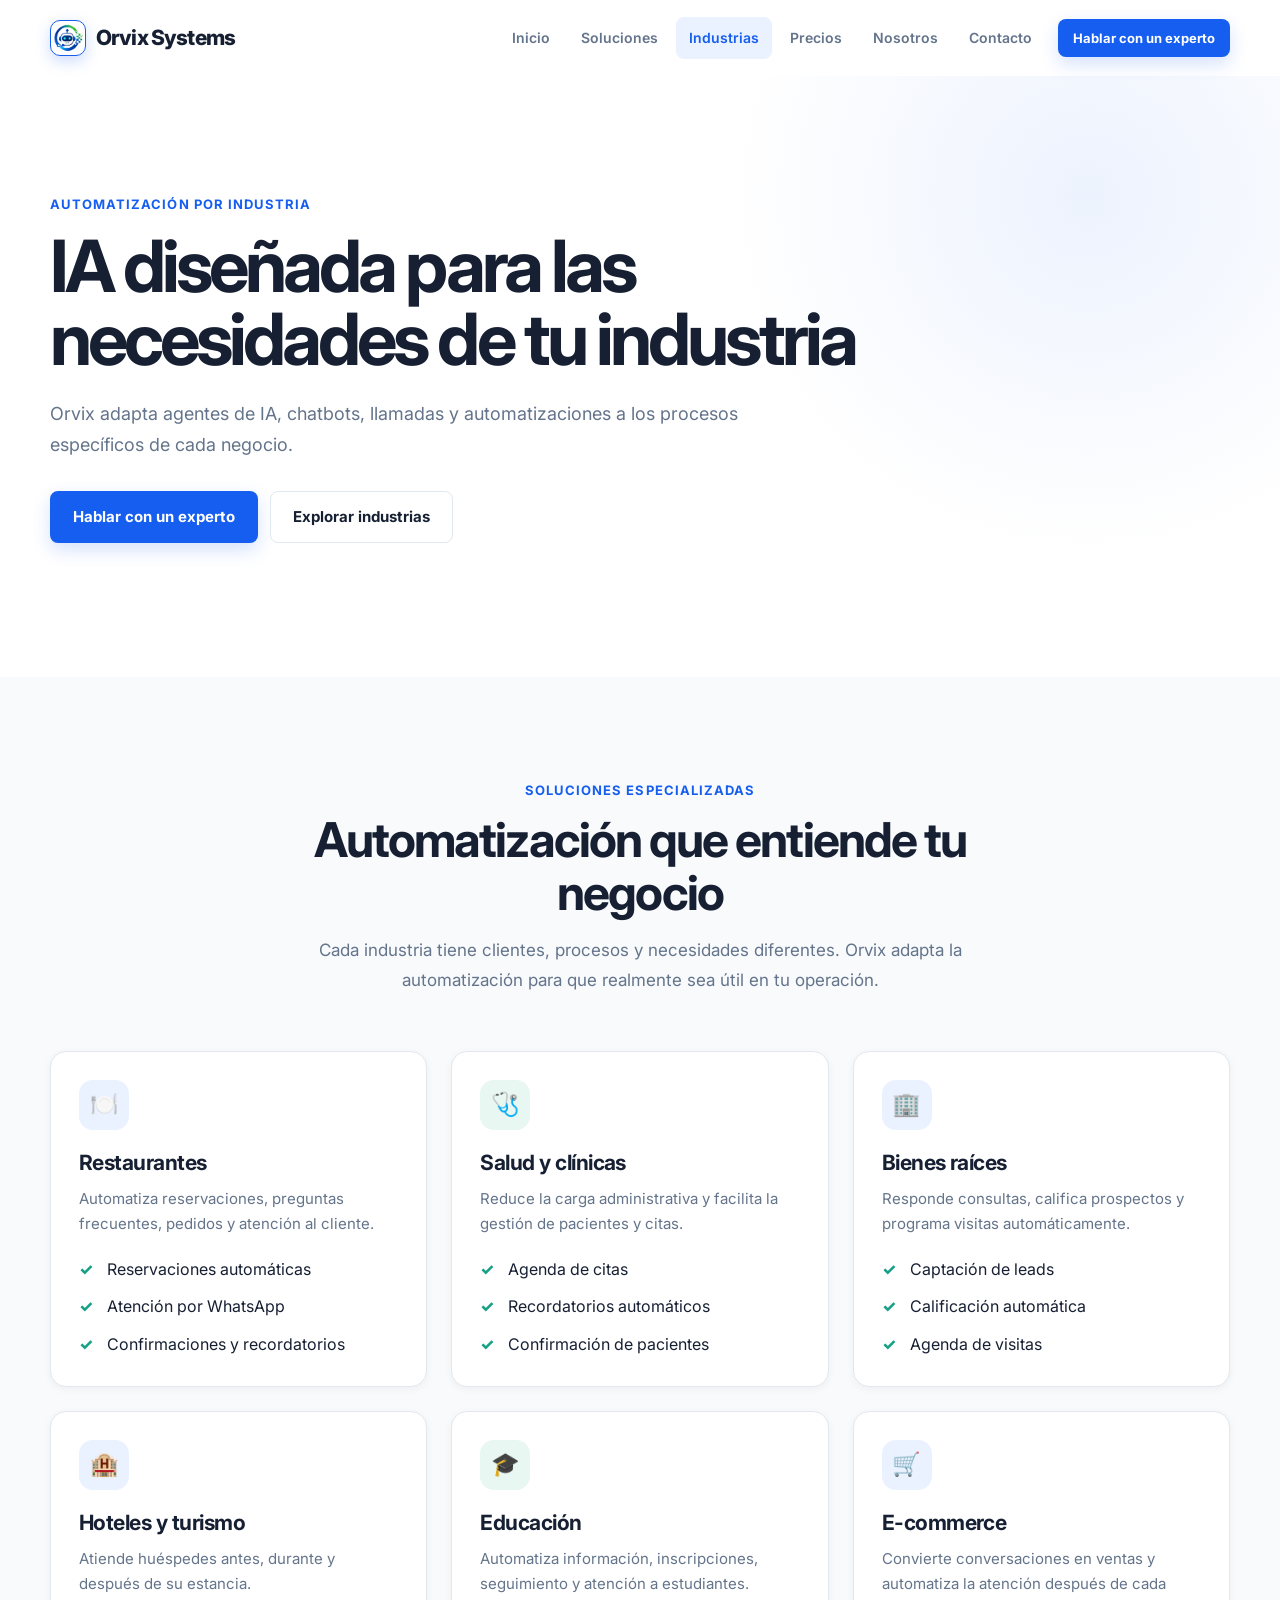
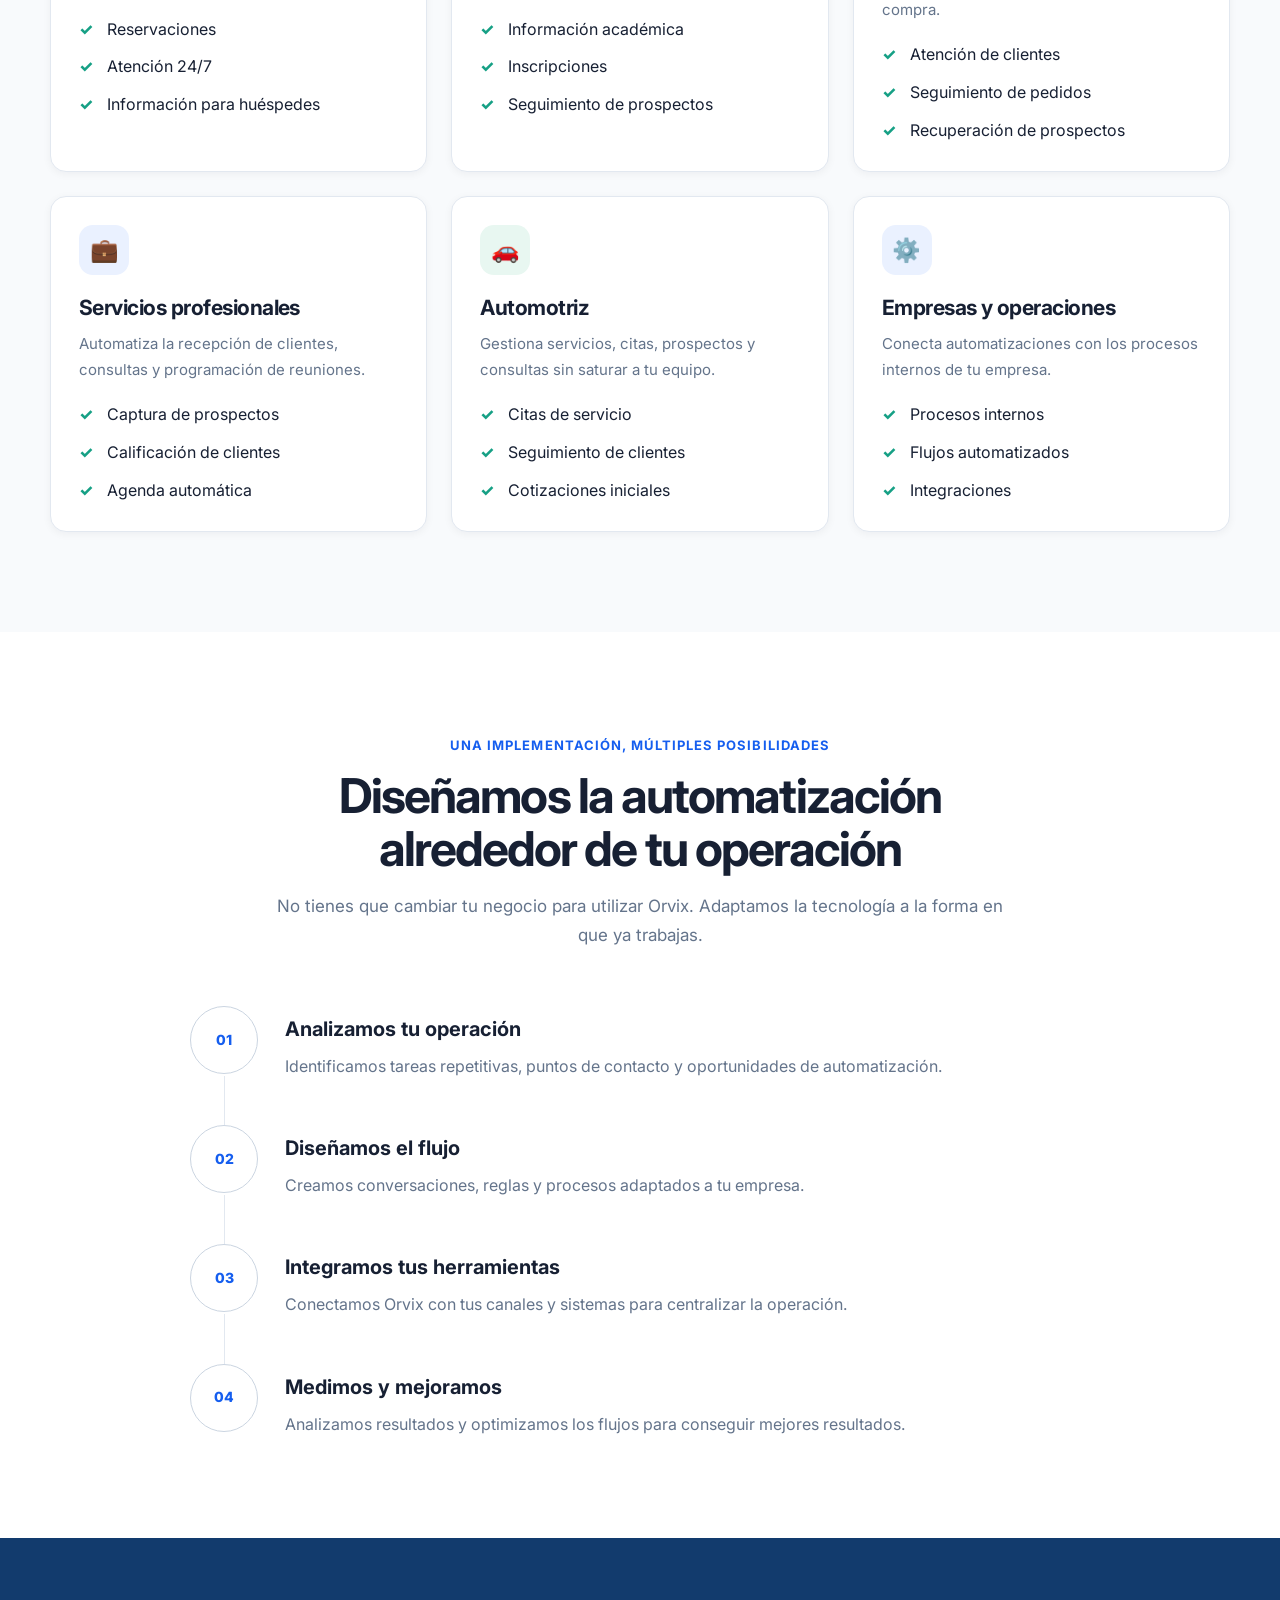
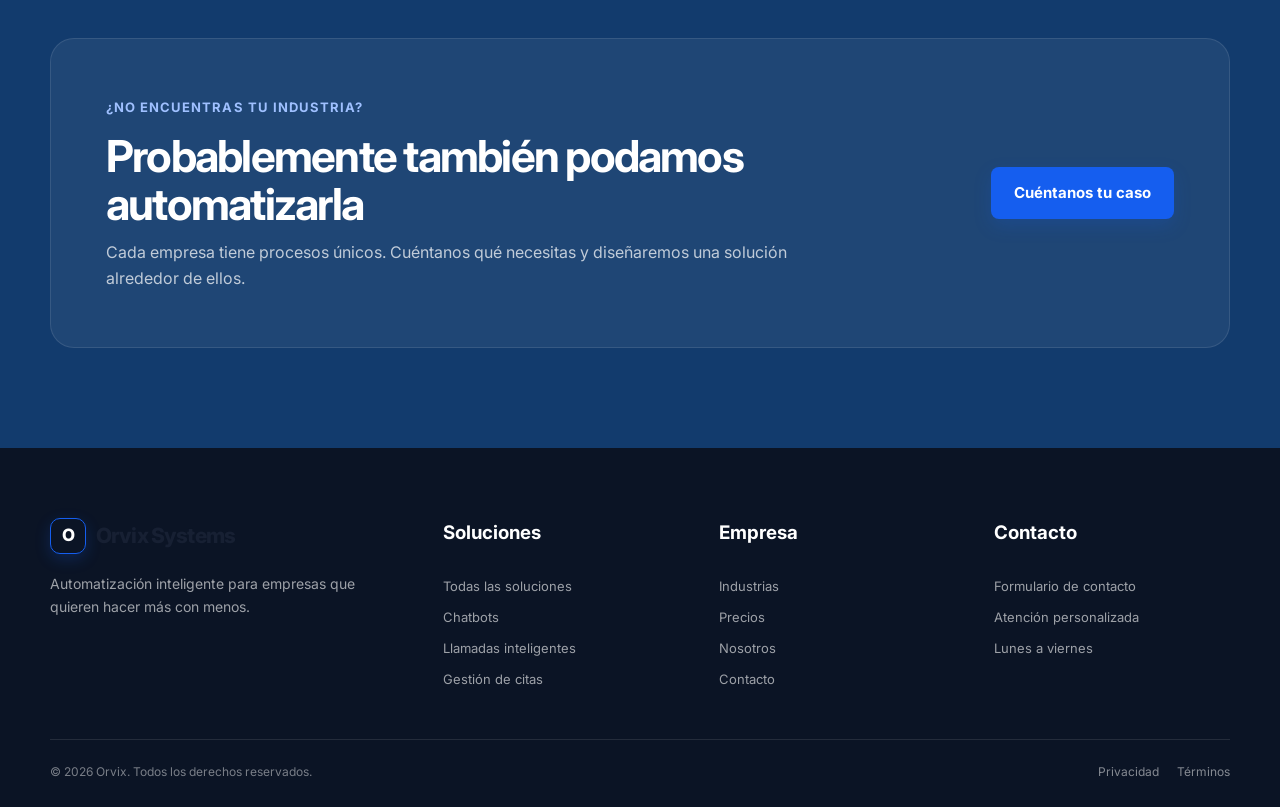
<file: industrias.html>
<!DOCTYPE html>
<html lang="es">
<head>
    <meta charset="UTF-8">

    <meta
        name="viewport"
        content="width=device-width, initial-scale=1.0"
    >

    <meta
        name="description"
        content="Orvix crea soluciones de automatización inteligente para empresas: chatbots, llamadas automatizadas, gestión de citas y atención al cliente."
    >

    <meta
        name="keywords"
        content="Orvix, automatización, inteligencia artificial, chatbots, llamadas automatizadas, citas, WhatsApp, atención al cliente"
    >

    <meta name="author" content="Orvix">

    <title>Orvix Systems | Automatización inteligente para empresas</title>

    <!-- Icono del sitio -->
    <link rel="icon" href="img/logo_orvix.jpeg">

    <!-- Tipografía -->
    <link rel="preconnect" href="https://fonts.googleapis.com">
    <link rel="preconnect" href="https://fonts.gstatic.com" crossorigin>

    <link
        href="https://fonts.googleapis.com/css2?family=Inter:wght@400;500;600;700;800&display=swap"
        rel="stylesheet"
    >

    <!-- Hojas de estilo -->
    <link rel="stylesheet" href="css/style.css">
    <link rel="stylesheet" href="css/responsibe.css">
</head>

<body>

    <!-- =========================
         HEADER
    ========================== -->
    <header class="site-header">

        <div class="container">

            <nav class="navbar">

                <!-- Logotipo -->
                <a href="index.html" class="logo" aria-label="Orvix inicio">

                    <span class="logo-mark">
                        <img src="img/logo_orvix.png" alt="Orvix logo" width="30" height="30">
                    </span>

                    <span class="logo-text">
                        Orvix Systems
                    </span>

                </a>

                <!-- Menú para dispositivos móviles -->
                <button
                    class="nav-toggle"
                    type="button"
                    aria-label="Abrir menú"
                    aria-expanded="false"
                    aria-controls="main-menu"
                >
                    <i class="icon-menu"></i>
                </button>

                <!-- Menú de navegación -->
                <div class="nav-menu" id="main-menu">

                    <a href="index.html" class="nav-link">
                        Inicio
                    </a>

                    <div class="nav-dropdown">

                        <button
                            type="button"
                            class="nav-link nav-dropdown-toggle"
                            aria-expanded="false"
                        >
                            Soluciones
                        </button>

                        <div class="nav-dropdown-menu">

                            <a
                                href="soluciones.html"
                                class="nav-dropdown-link"
                            >
                                Todas las soluciones
                            </a>

                            <a
                                href="chatbots.html"
                                class="nav-dropdown-link"
                            >
                                Chatbots
                            </a>

                            <a
                                href="llamadas.html"
                                class="nav-dropdown-link"
                            >
                                Llamadas inteligentes
                            </a>

                            <a
                                href="citas.html"
                                class="nav-dropdown-link"
                            >
                                Gestión de citas
                            </a>

                        </div>

                    </div>

                    <a href="industrias.html" class="nav-link active">
                        Industrias
                    </a>

                    <a href="precios.html" class="nav-link">
                        Precios
                    </a>

                    <a href="nosotros.html" class="nav-link">
                        Nosotros
                    </a>

                    <a href="contacto.html" class="nav-link">
                        Contacto
                    </a>

                    <div class="nav-actions">

                        <a
                            href="contacto.html"
                            class="btn btn-primary btn-sm"
                        >
                            Hablar con un experto
                        </a>

                    </div>

                </div>

            </nav>

        </div>

    </header>

    <main>

        <!-- =========================
             HERO
        ========================== -->
        <section class="hero">
            <div class="container">

                <div class="hero-content">

                    <span class="hero-label">
                        Automatización por industria
                    </span>

                    <h1 class="hero-title">
                        IA diseñada para las necesidades de tu industria
                    </h1>

                    <p class="hero-description">
                        Orvix adapta agentes de IA, chatbots, llamadas y
                        automatizaciones a los procesos específicos de cada negocio.
                    </p>

                    <div class="hero-actions">
                        <a href="contacto.html" class="btn btn-primary btn-lg">
                            Hablar con un experto
                        </a>

                        <a href="#industrias" class="btn btn-secondary btn-lg">
                            Explorar industrias
                        </a>
                    </div>

                </div>

            </div>
        </section>

        <!-- =========================
             INDUSTRIAS
        ========================== -->
        <section class="section section-light" id="industrias">
            <div class="container">

                <div class="section-header">
                    <span class="section-label">
                        Soluciones especializadas
                    </span>

                    <h2 class="section-title">
                        Automatización que entiende tu negocio
                    </h2>

                    <p class="section-description">
                        Cada industria tiene clientes, procesos y necesidades
                        diferentes. Orvix adapta la automatización para que
                        realmente sea útil en tu operación.
                    </p>
                </div>

                <div class="grid grid-3">

                    <!-- Restaurantes -->
                    <article class="card card-hover fade-up">
                        <div class="card-body">

                            <div class="card-icon">
                                🍽️
                            </div>

                            <h3 class="card-title">
                                Restaurantes
                            </h3>

                            <p class="card-description">
                                Automatiza reservaciones, preguntas frecuentes,
                                pedidos y atención al cliente.
                            </p>

                            <ul class="benefits-list">
                                <li class="benefit-item">
                                    <span>✓</span>
                                    Reservaciones automáticas
                                </li>

                                <li class="benefit-item">
                                    <span>✓</span>
                                    Atención por WhatsApp
                                </li>

                                <li class="benefit-item">
                                    <span>✓</span>
                                    Confirmaciones y recordatorios
                                </li>
                            </ul>

                        </div>
                    </article>

                    <!-- Salud -->
                    <article class="card card-hover fade-up">
                        <div class="card-body">

                            <div class="card-icon card-icon--green">
                                🩺
                            </div>

                            <h3 class="card-title">
                                Salud y clínicas
                            </h3>

                            <p class="card-description">
                                Reduce la carga administrativa y facilita la
                                gestión de pacientes y citas.
                            </p>

                            <ul class="benefits-list">
                                <li class="benefit-item">
                                    <span>✓</span>
                                    Agenda de citas
                                </li>

                                <li class="benefit-item">
                                    <span>✓</span>
                                    Recordatorios automáticos
                                </li>

                                <li class="benefit-item">
                                    <span>✓</span>
                                    Confirmación de pacientes
                                </li>
                            </ul>

                        </div>
                    </article>

                    <!-- Inmobiliario -->
                    <article class="card card-hover fade-up">
                        <div class="card-body">

                            <div class="card-icon">
                                🏢
                            </div>

                            <h3 class="card-title">
                                Bienes raíces
                            </h3>

                            <p class="card-description">
                                Responde consultas, califica prospectos y
                                programa visitas automáticamente.
                            </p>

                            <ul class="benefits-list">
                                <li class="benefit-item">
                                    <span>✓</span>
                                    Captación de leads
                                </li>

                                <li class="benefit-item">
                                    <span>✓</span>
                                    Calificación automática
                                </li>

                                <li class="benefit-item">
                                    <span>✓</span>
                                    Agenda de visitas
                                </li>
                            </ul>

                        </div>
                    </article>

                    <!-- Hoteles -->
                    <article class="card card-hover fade-up">
                        <div class="card-body">

                            <div class="card-icon">
                                🏨
                            </div>

                            <h3 class="card-title">
                                Hoteles y turismo
                            </h3>

                            <p class="card-description">
                                Atiende huéspedes antes, durante y después
                                de su estancia.
                            </p>

                            <ul class="benefits-list">
                                <li class="benefit-item">
                                    <span>✓</span>
                                    Reservaciones
                                </li>

                                <li class="benefit-item">
                                    <span>✓</span>
                                    Atención 24/7
                                </li>

                                <li class="benefit-item">
                                    <span>✓</span>
                                    Información para huéspedes
                                </li>
                            </ul>

                        </div>
                    </article>

                    <!-- Educación -->
                    <article class="card card-hover fade-up">
                        <div class="card-body">

                            <div class="card-icon card-icon--green">
                                🎓
                            </div>

                            <h3 class="card-title">
                                Educación
                            </h3>

                            <p class="card-description">
                                Automatiza información, inscripciones,
                                seguimiento y atención a estudiantes.
                            </p>

                            <ul class="benefits-list">
                                <li class="benefit-item">
                                    <span>✓</span>
                                    Información académica
                                </li>

                                <li class="benefit-item">
                                    <span>✓</span>
                                    Inscripciones
                                </li>

                                <li class="benefit-item">
                                    <span>✓</span>
                                    Seguimiento de prospectos
                                </li>
                            </ul>

                        </div>
                    </article>

                    <!-- E-commerce -->
                    <article class="card card-hover fade-up">
                        <div class="card-body">

                            <div class="card-icon">
                                🛒
                            </div>

                            <h3 class="card-title">
                                E-commerce
                            </h3>

                            <p class="card-description">
                                Convierte conversaciones en ventas y automatiza
                                la atención después de cada compra.
                            </p>

                            <ul class="benefits-list">
                                <li class="benefit-item">
                                    <span>✓</span>
                                    Atención de clientes
                                </li>

                                <li class="benefit-item">
                                    <span>✓</span>
                                    Seguimiento de pedidos
                                </li>

                                <li class="benefit-item">
                                    <span>✓</span>
                                    Recuperación de prospectos
                                </li>
                            </ul>

                        </div>
                    </article>

                    <!-- Servicios -->
                    <article class="card card-hover fade-up">
                        <div class="card-body">

                            <div class="card-icon">
                                💼
                            </div>

                            <h3 class="card-title">
                                Servicios profesionales
                            </h3>

                            <p class="card-description">
                                Automatiza la recepción de clientes,
                                consultas y programación de reuniones.
                            </p>

                            <ul class="benefits-list">
                                <li class="benefit-item">
                                    <span>✓</span>
                                    Captura de prospectos
                                </li>

                                <li class="benefit-item">
                                    <span>✓</span>
                                    Calificación de clientes
                                </li>

                                <li class="benefit-item">
                                    <span>✓</span>
                                    Agenda automática
                                </li>
                            </ul>

                        </div>
                    </article>

                    <!-- Automotriz -->
                    <article class="card card-hover fade-up">
                        <div class="card-body">

                            <div class="card-icon card-icon--green">
                                🚗
                            </div>

                            <h3 class="card-title">
                                Automotriz
                            </h3>

                            <p class="card-description">
                                Gestiona servicios, citas, prospectos y
                                consultas sin saturar a tu equipo.
                            </p>

                            <ul class="benefits-list">
                                <li class="benefit-item">
                                    <span>✓</span>
                                    Citas de servicio
                                </li>

                                <li class="benefit-item">
                                    <span>✓</span>
                                    Seguimiento de clientes
                                </li>

                                <li class="benefit-item">
                                    <span>✓</span>
                                    Cotizaciones iniciales
                                </li>
                            </ul>

                        </div>
                    </article>

                    <!-- Empresas -->
                    <article class="card card-hover fade-up">
                        <div class="card-body">

                            <div class="card-icon">
                                ⚙️
                            </div>

                            <h3 class="card-title">
                                Empresas y operaciones
                            </h3>

                            <p class="card-description">
                                Conecta automatizaciones con los procesos
                                internos de tu empresa.
                            </p>

                            <ul class="benefits-list">
                                <li class="benefit-item">
                                    <span>✓</span>
                                    Procesos internos
                                </li>

                                <li class="benefit-item">
                                    <span>✓</span>
                                    Flujos automatizados
                                </li>

                                <li class="benefit-item">
                                    <span>✓</span>
                                    Integraciones
                                </li>
                            </ul>

                        </div>
                    </article>

                </div>

            </div>
        </section>

        <!-- =========================
             CÓMO FUNCIONA
        ========================== -->
        <section class="section">
            <div class="container">

                <div class="section-header">
                    <span class="section-label">
                        Una implementación, múltiples posibilidades
                    </span>

                    <h2 class="section-title">
                        Diseñamos la automatización alrededor de tu operación
                    </h2>

                    <p class="section-description">
                        No tienes que cambiar tu negocio para utilizar Orvix.
                        Adaptamos la tecnología a la forma en que ya trabajas.
                    </p>
                </div>

                <div class="steps">

                    <div class="step fade-up">
                        <div class="step-number">
                            01
                        </div>

                        <div class="step-content">
                            <h3>
                                Analizamos tu operación
                            </h3>

                            <p>
                                Identificamos tareas repetitivas, puntos de
                                contacto y oportunidades de automatización.
                            </p>
                        </div>
                    </div>

                    <div class="step fade-up">
                        <div class="step-number">
                            02
                        </div>

                        <div class="step-content">
                            <h3>
                                Diseñamos el flujo
                            </h3>

                            <p>
                                Creamos conversaciones, reglas y procesos
                                adaptados a tu empresa.
                            </p>
                        </div>
                    </div>

                    <div class="step fade-up">
                        <div class="step-number">
                            03
                        </div>

                        <div class="step-content">
                            <h3>
                                Integramos tus herramientas
                            </h3>

                            <p>
                                Conectamos Orvix con tus canales y sistemas
                                para centralizar la operación.
                            </p>
                        </div>
                    </div>

                    <div class="step fade-up">
                        <div class="step-number">
                            04
                        </div>

                        <div class="step-content">
                            <h3>
                                Medimos y mejoramos
                            </h3>

                            <p>
                                Analizamos resultados y optimizamos los flujos
                                para conseguir mejores resultados.
                            </p>
                        </div>
                    </div>

                </div>

            </div>
        </section>

        <!-- =========================
             CTA
        ========================== -->
        <section class="section section-blue">
            <div class="container">

                <div class="cta">

                    <div class="cta-content">

                        <span class="section-label">
                            ¿No encuentras tu industria?
                        </span>

                        <h2>
                            Probablemente también podamos automatizarla
                        </h2>

                        <p>
                            Cada empresa tiene procesos únicos. Cuéntanos qué
                            necesitas y diseñaremos una solución alrededor de ellos.
                        </p>

                    </div>

                    <div class="cta-actions">
                        <a href="contacto.html" class="btn btn-primary btn-lg">
                            Cuéntanos tu caso
                        </a>
                    </div>

                </div>

            </div>
        </section>

    </main>

    <!-- =========================
         FOOTER
    ========================== -->
    <footer class="site-footer">

        <div class="container">

            <div class="footer-grid">

                <!-- Identidad de marca -->

                <div class="footer-brand">

                    <a
                        href="index.html"
                        class="logo"
                    >

                        <span class="logo-mark">
                            O
                        </span>

                        <span class="logo-text">
                            Orvix Systems
                        </span>

                    </a>

                    <p>
                        Automatización inteligente para empresas que
                        quieren hacer más con menos.
                    </p>

                </div>

                <!-- Enlaces a soluciones -->

                <div class="footer-column">

                    <h3>
                        Soluciones
                    </h3>

                    <a href="soluciones.html">
                        Todas las soluciones
                    </a>

                    <a href="chatbots.html">
                        Chatbots
                    </a>

                    <a href="llamadas.html">
                        Llamadas inteligentes
                    </a>

                    <a href="citas.html">
                        Gestión de citas
                    </a>

                </div>

                <!-- Enlaces de la empresa -->

                <div class="footer-column">

                    <h3>
                        Empresa
                    </h3>

                    <a href="industrias.html">
                        Industrias
                    </a>

                    <a href="precios.html">
                        Precios
                    </a>

                    <a href="nosotros.html">
                        Nosotros
                    </a>

                    <a href="contacto.html">
                        Contacto
                    </a>

                </div>

                <!-- Información de contacto -->

                <div class="footer-column">

                    <h3>
                        Contacto
                    </h3>

                    <a href="contacto.html">
                        Formulario de contacto
                    </a>

                    <span>
                        Atención personalizada
                    </span>

                    <span>
                        Lunes a viernes
                    </span>

                </div>

            </div>

            <div class="footer-bottom">

                <p>
                    © 2026 Orvix. Todos los derechos reservados.
                </p>

                <div class="footer-legal">

                    <a href="#">
                        Privacidad
                    </a>

                    <a href="#">
                        Términos
                    </a>

                </div>

            </div>

        </div>

    </footer>

    <!-- Botón para volver al inicio -->
    <button
        class="back-to-top"
        type="button"
        data-back-to-top
        aria-label="Volver arriba"
    >
        ↑
    </button>

    <script src="js/main.js"></script>

    <script>
      src = "https://link.digitalownersystem.com/js/external-tracking.js"
      data-tracking-id = >"tk_594acd9ea93d4fae8b400f0cfb126860"
    </script>

</body>
</html>
</file>
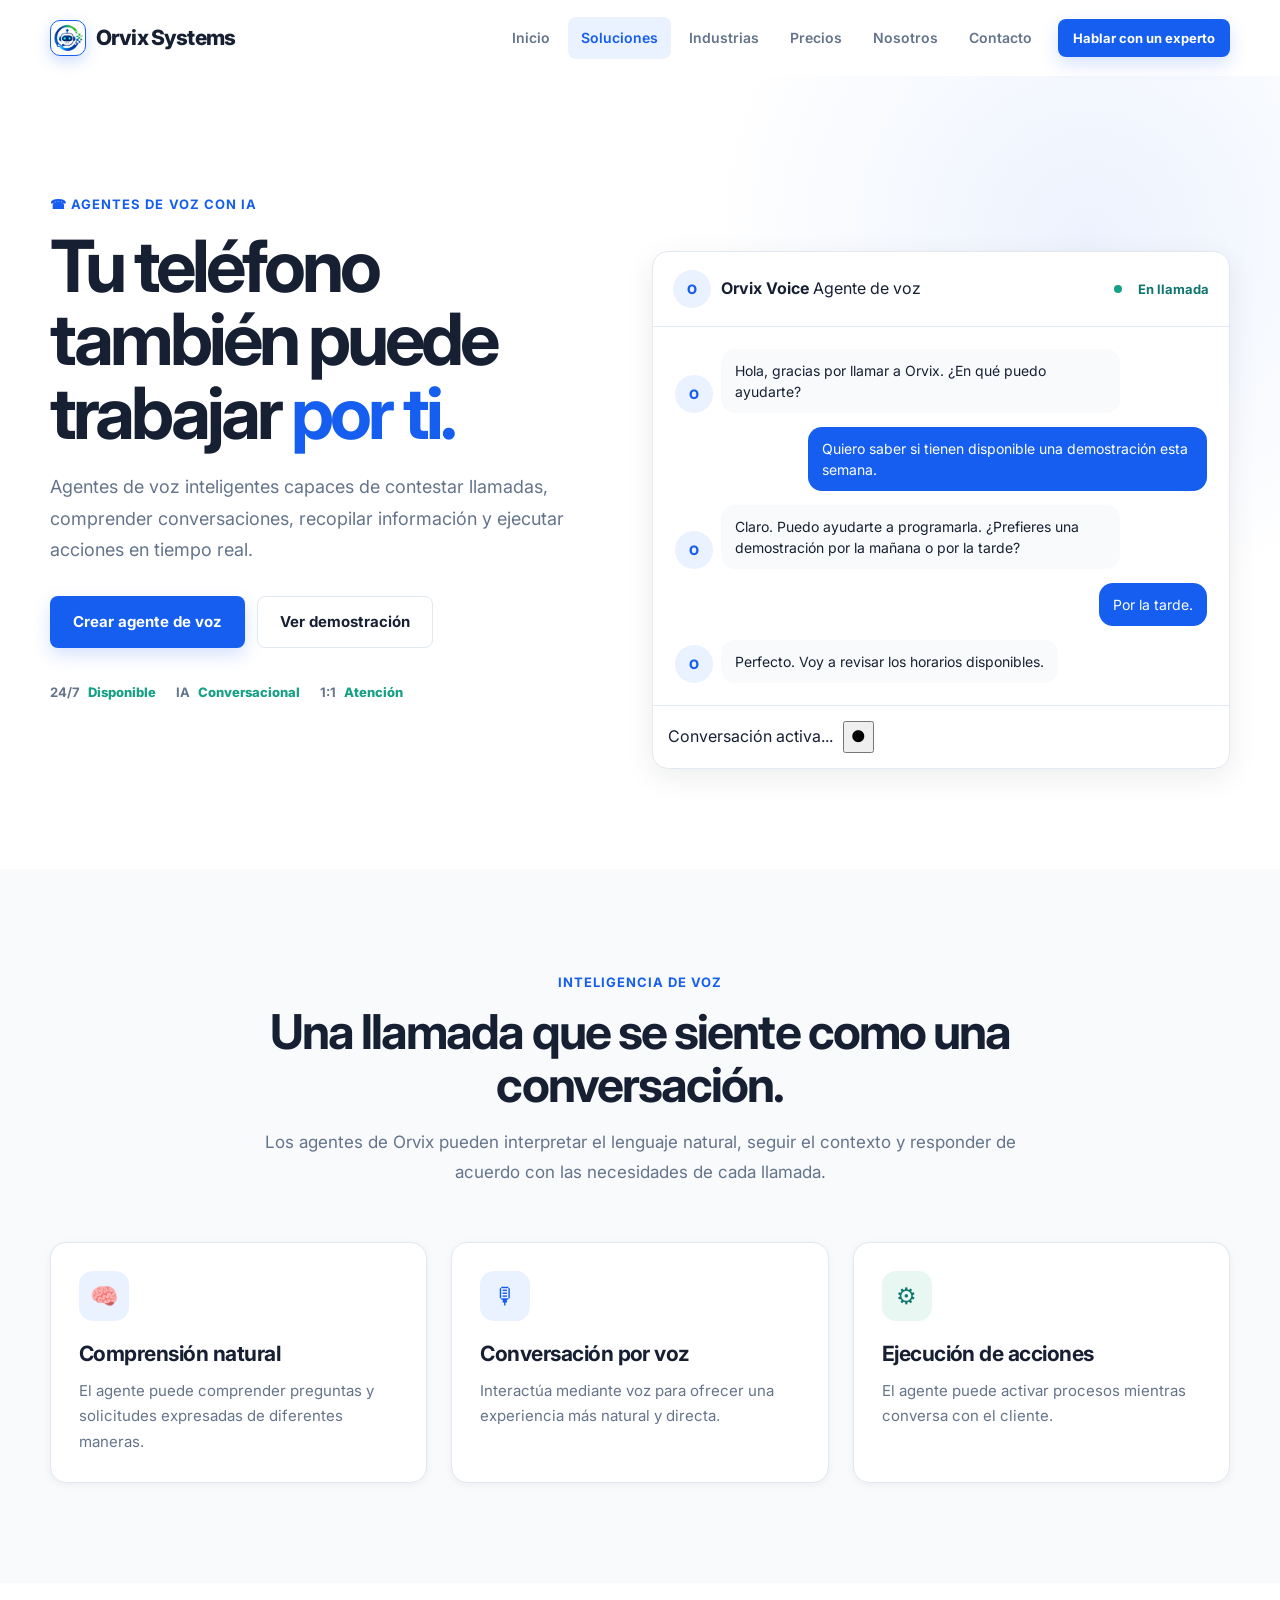
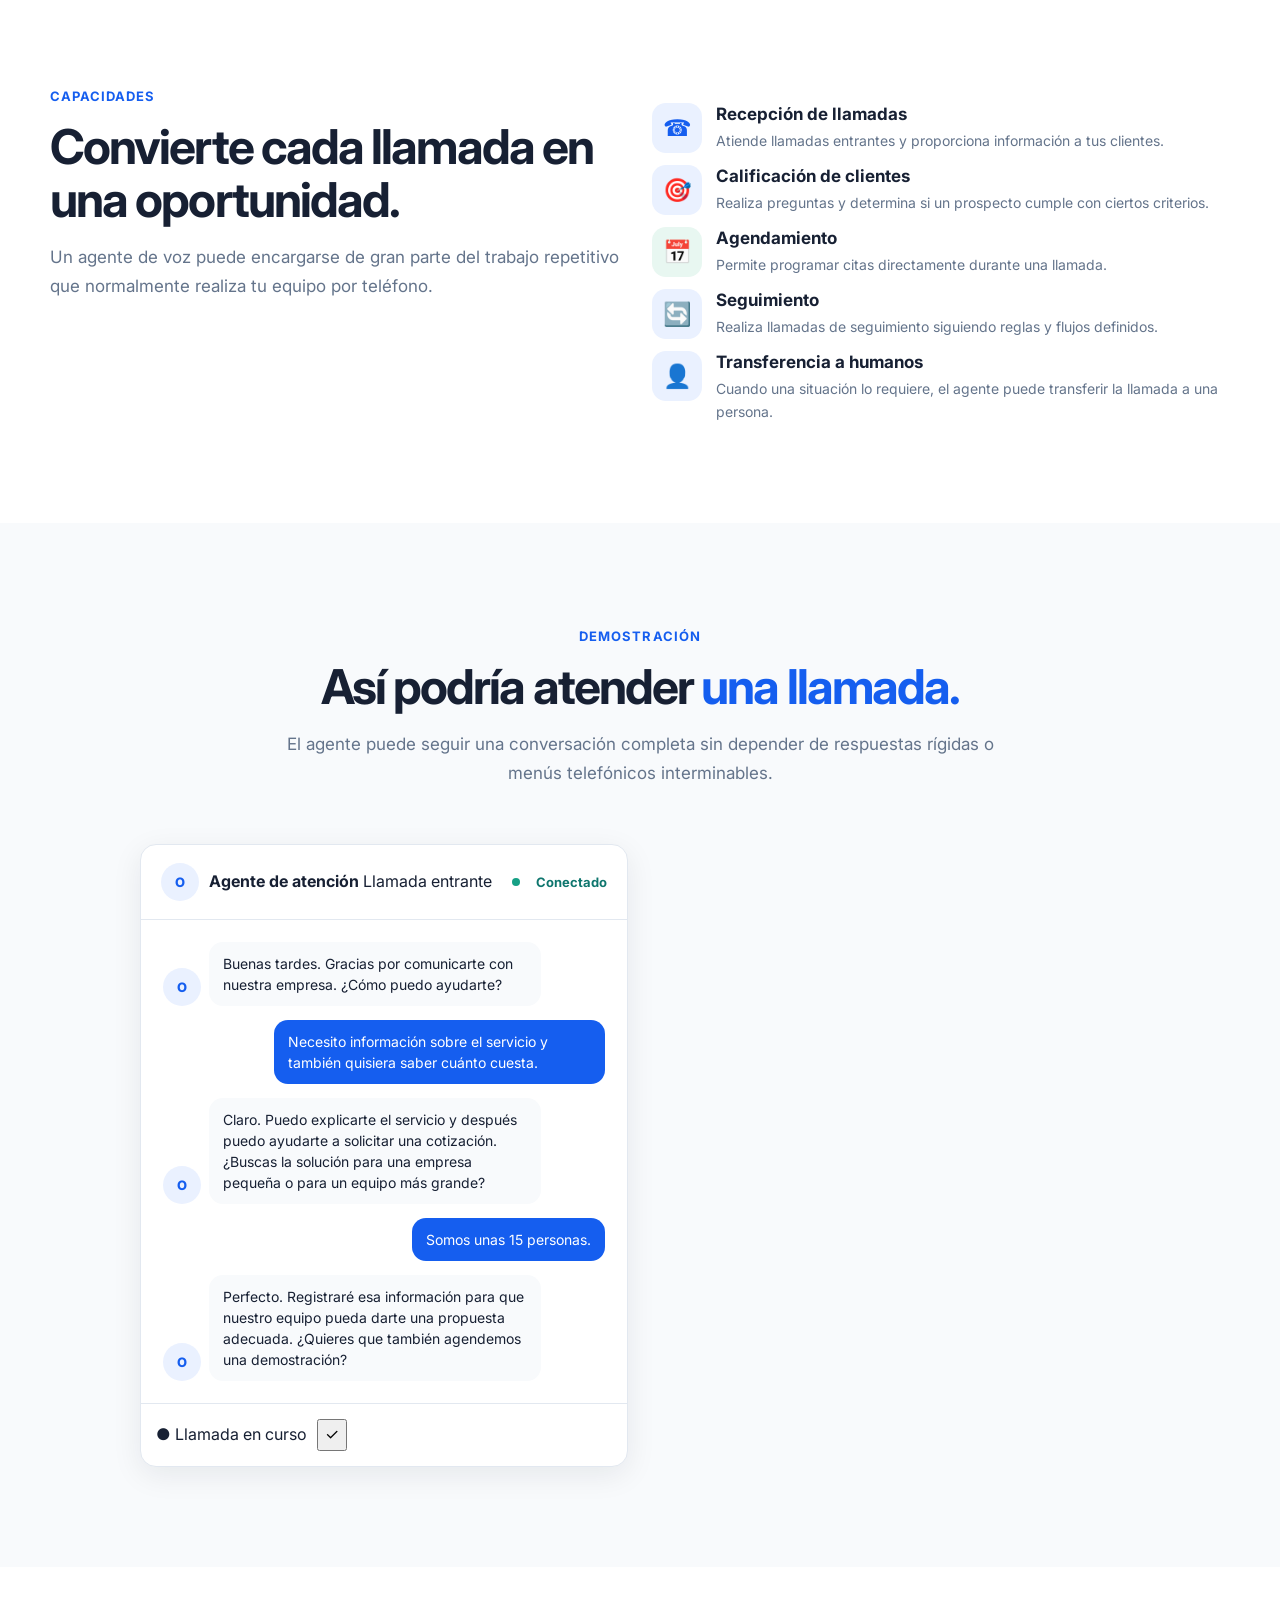
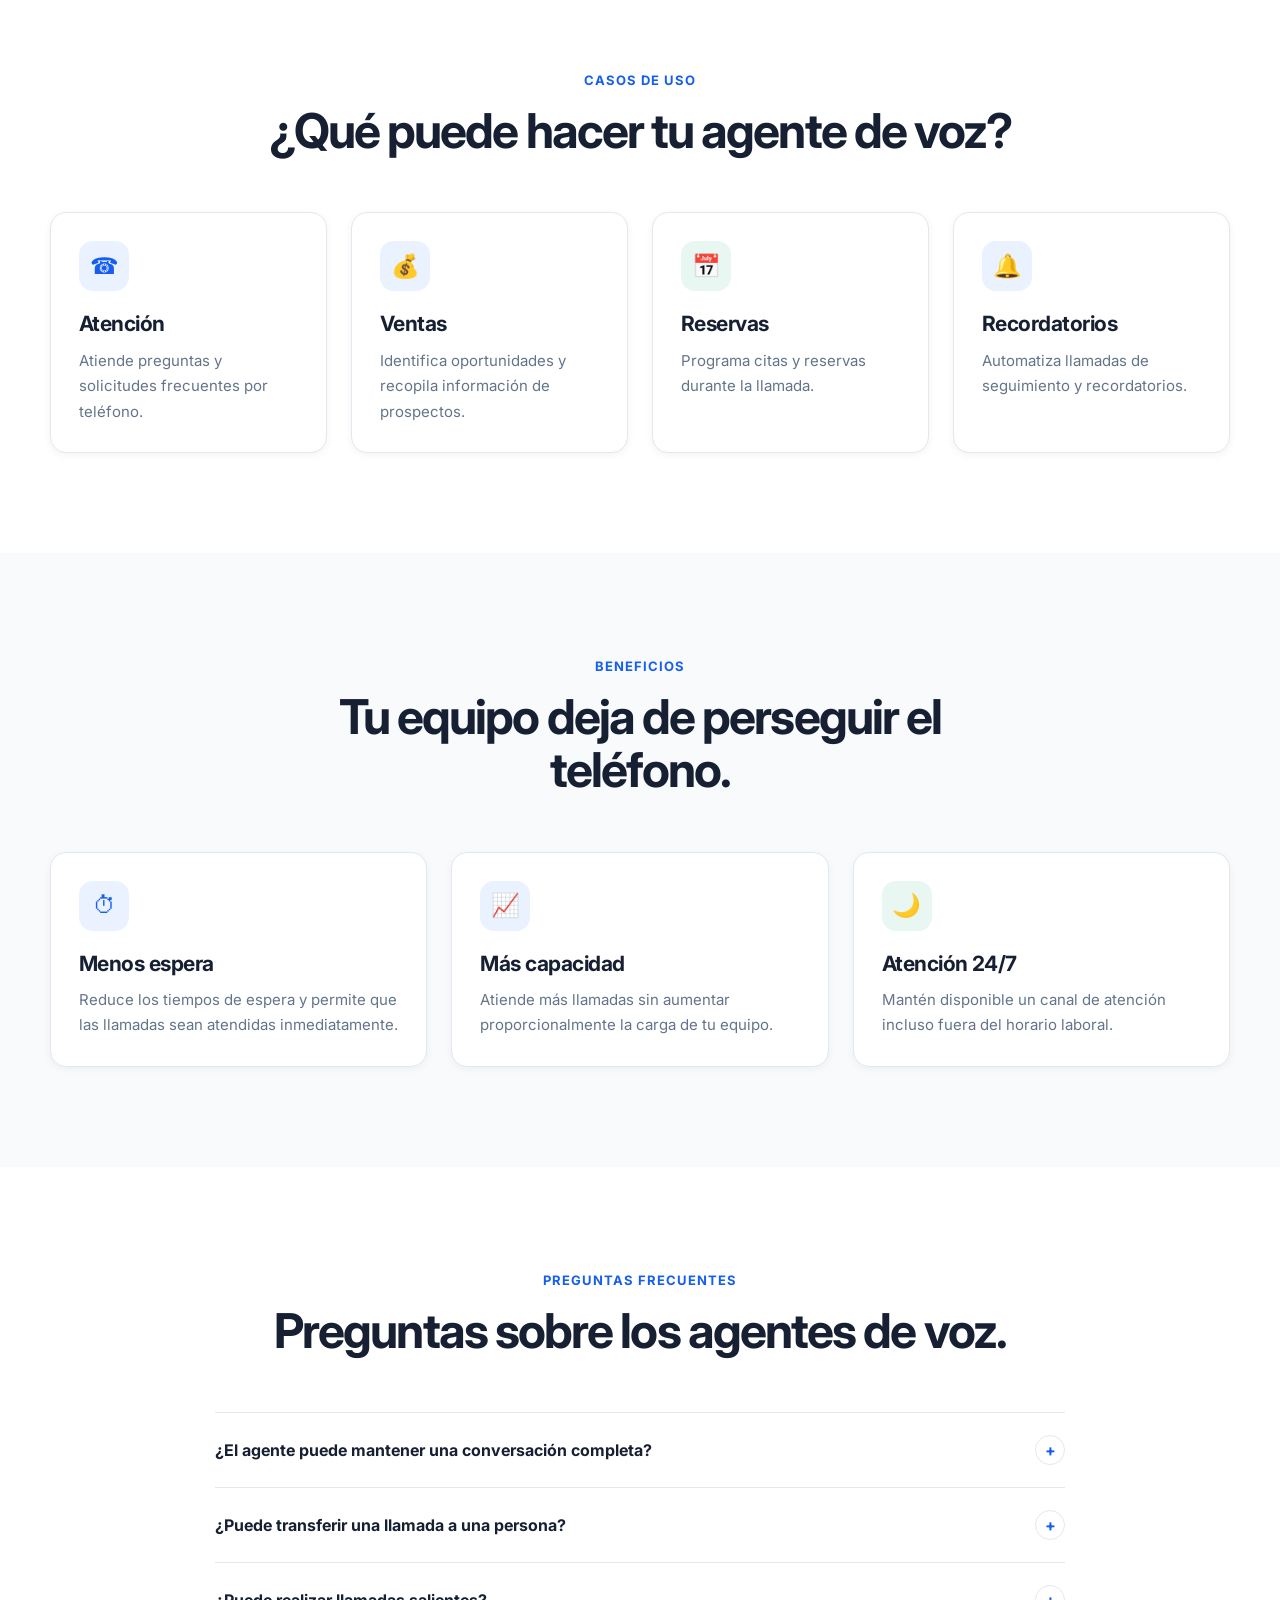
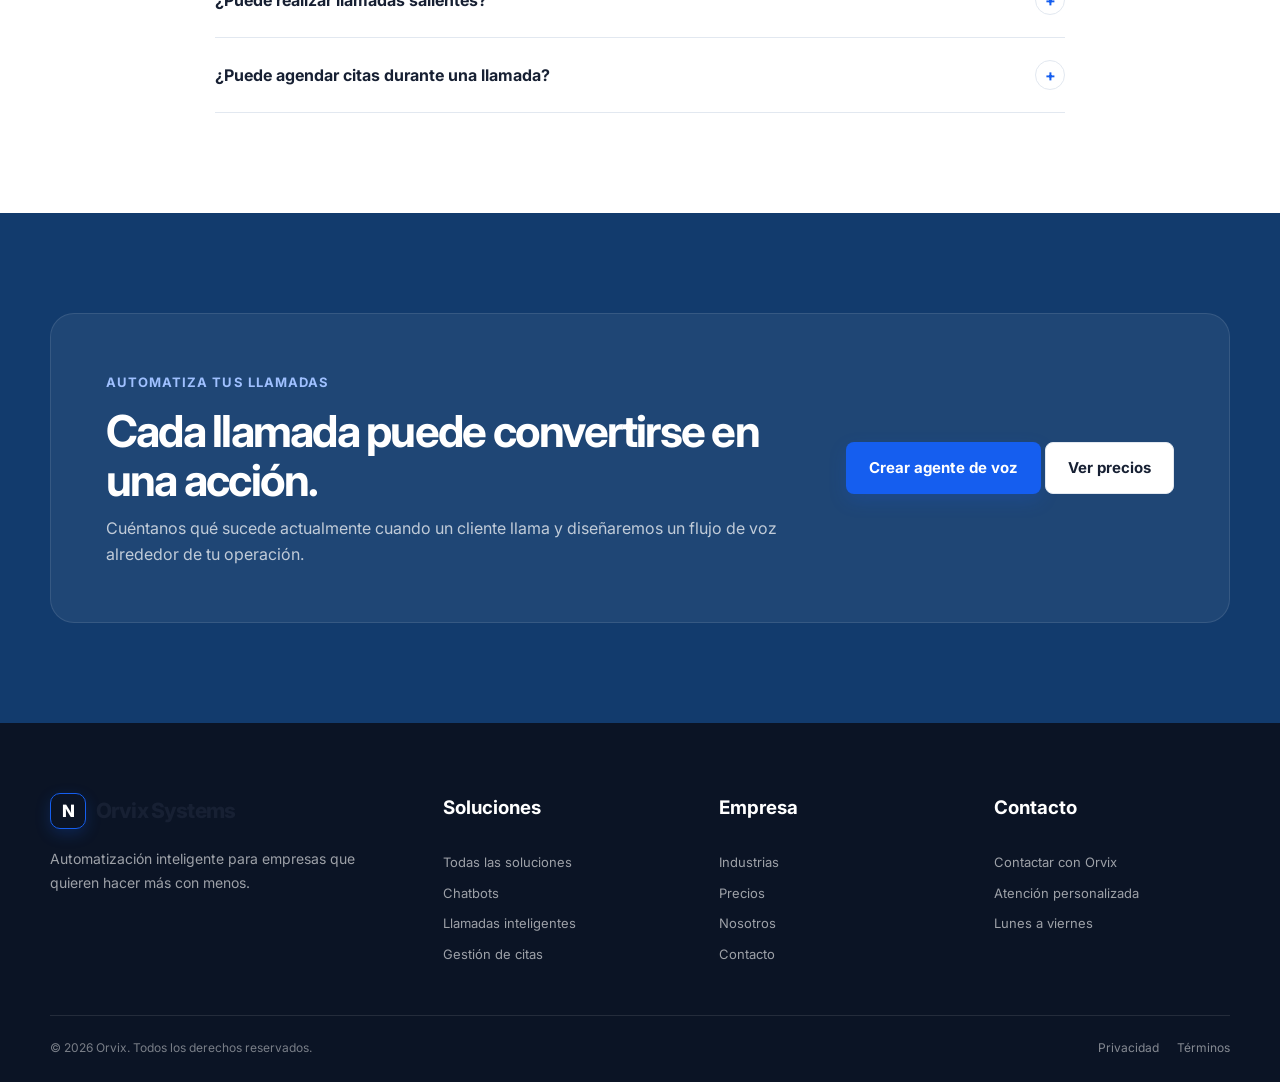
<file: llamadas.html>
<!DOCTYPE html>
<html lang="es">
<head>
    <meta charset="UTF-8">

    <meta
        name="viewport"
        content="width=device-width, initial-scale=1.0"
    >

    <meta
        name="description"
        content="Orvix crea soluciones de automatización inteligente para empresas: chatbots, llamadas automatizadas, gestión de citas y atención al cliente."
    >

    <meta
        name="keywords"
        content="Orvix, automatización, inteligencia artificial, chatbots, llamadas automatizadas, citas, WhatsApp, atención al cliente"
    >

    <meta name="author" content="Orvix">

    <title>Orvix Systems | Automatización inteligente para empresas</title>

    <!-- Ícono del sitio -->
    <link rel="icon" href="img/logo_orvix.jpeg">

    <!-- Tipografía -->
    <link rel="preconnect" href="https://fonts.googleapis.com">
    <link rel="preconnect" href="https://fonts.gstatic.com" crossorigin>

    <link
        href="https://fonts.googleapis.com/css2?family=Inter:wght@400;500;600;700;800&display=swap"
        rel="stylesheet"
    >

    <!-- Hojas de estilo -->
    <link rel="stylesheet" href="css/style.css">
    <link rel="stylesheet" href="css/responsibe.css">
</head>

<body>

    <!-- =========================================================
         HEADER
    ========================================================== -->

    <header class="site-header">

        <div class="container">

            <nav class="navbar">

                <!-- Logotipo -->
                <a href="index.html" class="logo" aria-label="Orvix inicio">

                    <span class="logo-mark">
                        <img src="img/logo_orvix.png" alt="Orvix logo" width="30" height="30">
                    </span>

                    <span class="logo-text">
                        Orvix Systems
                    </span>

                </a>

                <!-- Menú móvil -->
                <button
                    class="nav-toggle"
                    type="button"
                    aria-label="Abrir menú"
                    aria-expanded="false"
                    aria-controls="main-menu"
                >
                    <i class="icon-menu"></i>
                </button>

                <!-- Navegación -->
                <div class="nav-menu" id="main-menu">

                    <a href="index.html" class="nav-link active">
                        Inicio
                    </a>

                    <div class="nav-dropdown">

                        <button
                            type="button"
                            class="nav-link nav-dropdown-toggle"
                            aria-expanded="false"
                        >
                            Soluciones
                        </button>

                        <div class="nav-dropdown-menu">

                            <a
                                href="soluciones.html"
                                class="nav-dropdown-link"
                            >
                                Todas las soluciones
                            </a>

                            <a
                                href="chatbots.html"
                                class="nav-dropdown-link"
                            >
                                Chatbots
                            </a>

                            <a
                                href="llamadas.html"
                                class="nav-dropdown-link"
                            >
                                Llamadas IA
                            </a>

                            <a
                                href="citas.html"
                                class="nav-dropdown-link"
                            >
                                Gestión de citas
                            </a>

                        </div>

                    </div>

                    <a href="industrias.html" class="nav-link">
                        Industrias
                    </a>

                    <a href="precios.html" class="nav-link">
                        Precios
                    </a>

                    <a href="nosotros.html" class="nav-link">
                        Nosotros
                    </a>

                    <a href="contacto.html" class="nav-link">
                        Contacto
                    </a>

                    <div class="nav-actions">

                        <a
                            href="contacto.html"
                            class="btn btn-primary btn-sm"
                        >
                            Hablar con un experto
                        </a>

                    </div>

                </div>

            </nav>

        </div>

    </header>

    <main>

        <!-- =====================================================
             HERO
        ====================================================== -->

        <section class="hero">

            <div class="container">

                <div class="grid grid-2">

                    <div class="hero-content">

                        <span class="hero-label">
                            ☎ Agentes de voz con IA
                        </span>

                        <h1 class="hero-title">

                            Tu teléfono también
                            puede trabajar
                            <span class="text-primary">
                                por ti.
                            </span>

                        </h1>

                        <p class="hero-description">

                            Agentes de voz inteligentes capaces de contestar
                            llamadas, comprender conversaciones, recopilar
                            información y ejecutar acciones en tiempo real.

                        </p>

                        <div class="hero-actions">

                            <a href="contacto.html"
                               class="btn btn-primary btn-lg">

                                Crear agente de voz

                            </a>

                            <a href="#demo"
                               class="btn btn-secondary btn-lg">

                                Ver demostración

                            </a>

                        </div>

                        <div class="hero-trust">

                            <div class="hero-trust-item">

                                <strong>
                                    24/7
                                </strong>

                                <span>
                                    Disponible
                                </span>

                            </div>

                            <div class="hero-trust-item">

                                <strong>
                                    IA
                                </strong>

                                <span>
                                    Conversacional
                                </span>

                            </div>

                            <div class="hero-trust-item">

                                <strong>
                                    1:1
                                </strong>

                                <span>
                                    Atención
                                </span>

                            </div>

                        </div>

                    </div>

                    <!-- VISTA PREVIA DEL AGENTE DE VOZ -->

                    <div class="hero-visual">

                        <div class="demo-panel">

                            <div class="demo-panel-header">

                                <div class="demo-user">

                                    <div class="demo-avatar">
                                        O
                                    </div>

                                    <div>

                                        <strong>
                                            Orvix Voice
                                        </strong>

                                        <span>
                                            Agente de voz
                                        </span>

                                    </div>

                                </div>

                                <span class="automation-status">

                                    <i></i>

                                    En llamada

                                </span>

                            </div>

                            <div class="chat-messages">

                                <div class="chat-message bot">

                                    <div class="chat-avatar">
                                        O
                                    </div>

                                    <div class="chat-bubble">

                                        Hola, gracias por llamar a Orvix.
                                        ¿En qué puedo ayudarte?

                                    </div>

                                </div>

                                <div class="chat-message user">

                                    <div class="chat-bubble">

                                        Quiero saber si tienen disponible
                                        una demostración esta semana.

                                    </div>

                                </div>

                                <div class="chat-message bot">

                                    <div class="chat-avatar">
                                        O
                                    </div>

                                    <div class="chat-bubble">

                                        Claro. Puedo ayudarte a programarla.
                                        ¿Prefieres una demostración por la
                                        mañana o por la tarde?

                                    </div>

                                </div>

                                <div class="chat-message user">

                                    <div class="chat-bubble">

                                        Por la tarde.

                                    </div>

                                </div>

                                <div class="chat-message bot">

                                    <div class="chat-avatar">
                                        O
                                    </div>

                                    <div class="chat-bubble">

                                        Perfecto. Voy a revisar los horarios
                                        disponibles.

                                    </div>

                                </div>

                            </div>

                            <div class="demo-input">

                                <span>
                                    Conversación activa...
                                </span>

                                <button type="button">
                                    ●
                                </button>

                            </div>

                        </div>

                    </div>

                </div>

            </div>

        </section>

        <!-- =====================================================
             INTRO
        ====================================================== -->

        <section class="section section-light">

            <div class="container">

                <div class="section-header">

                    <span class="section-label">
                        Inteligencia de voz
                    </span>

                    <h2 class="section-title">

                        Una llamada que se siente
                        como una conversación.

                    </h2>

                    <p class="section-description">

                        Los agentes de Orvix pueden interpretar el lenguaje
                        natural, seguir el contexto y responder de acuerdo con
                        las necesidades de cada llamada.

                    </p>

                </div>

                <div class="grid grid-3">

                    <article class="card card-hover fade-up">

                        <div class="card-body">

                            <div class="card-icon">
                                🧠
                            </div>

                            <h3 class="card-title">
                                Comprensión natural
                            </h3>

                            <p class="card-description">

                                El agente puede comprender preguntas y
                                solicitudes expresadas de diferentes maneras.

                            </p>

                        </div>

                    </article>

                    <article class="card card-hover fade-up">

                        <div class="card-body">

                            <div class="card-icon">
                                🎙
                            </div>

                            <h3 class="card-title">
                                Conversación por voz
                            </h3>

                            <p class="card-description">

                                Interactúa mediante voz para ofrecer una
                                experiencia más natural y directa.

                            </p>

                        </div>

                    </article>

                    <article class="card card-hover fade-up">

                        <div class="card-body">

                            <div class="card-icon card-icon--green">
                                ⚙
                            </div>

                            <h3 class="card-title">
                                Ejecución de acciones
                            </h3>

                            <p class="card-description">

                                El agente puede activar procesos mientras
                                conversa con el cliente.

                            </p>

                        </div>

                    </article>

                </div>

            </div>

        </section>

        <!-- =====================================================
             CAPABILITIES
        ====================================================== -->

        <section class="section">

            <div class="container">

                <div class="grid grid-2">

                    <div>

                        <span class="section-label">
                            Capacidades
                        </span>

                        <h2 class="section-title">

                            Convierte cada llamada
                            en una oportunidad.

                        </h2>

                        <p class="section-description">

                            Un agente de voz puede encargarse de gran parte
                            del trabajo repetitivo que normalmente realiza tu
                            equipo por teléfono.

                        </p>

                    </div>

                    <div class="benefits-list">

                        <div class="benefit-item">

                            <div class="card-icon">
                                ☎
                            </div>

                            <div>

                                <h3>
                                    Recepción de llamadas
                                </h3>

                                <p>
                                    Atiende llamadas entrantes y proporciona
                                    información a tus clientes.
                                </p>

                            </div>

                        </div>

                        <div class="benefit-item">

                            <div class="card-icon">
                                🎯
                            </div>

                            <div>

                                <h3>
                                    Calificación de clientes
                                </h3>

                                <p>
                                    Realiza preguntas y determina si un
                                    prospecto cumple con ciertos criterios.
                                </p>

                            </div>

                        </div>

                        <div class="benefit-item">

                            <div class="card-icon card-icon--green">
                                📅
                            </div>

                            <div>

                                <h3>
                                    Agendamiento
                                </h3>

                                <p>
                                    Permite programar citas directamente
                                    durante una llamada.
                                </p>

                            </div>

                        </div>

                        <div class="benefit-item">

                            <div class="card-icon">
                                🔄
                            </div>

                            <div>

                                <h3>
                                    Seguimiento
                                </h3>

                                <p>
                                    Realiza llamadas de seguimiento siguiendo
                                    reglas y flujos definidos.
                                </p>

                            </div>

                        </div>

                        <div class="benefit-item">

                            <div class="card-icon">
                                👤
                            </div>

                            <div>

                                <h3>
                                    Transferencia a humanos
                                </h3>

                                <p>
                                    Cuando una situación lo requiere, el agente
                                    puede transferir la llamada a una persona.
                                </p>

                            </div>

                        </div>

                    </div>

                </div>

            </div>

        </section>

        <!-- =====================================================
             DEMO
        ====================================================== -->

        <section class="section section-light"
                 id="demo">

            <div class="container">

                <div class="section-header">

                    <span class="section-label">
                        Demostración
                    </span>

                    <h2 class="section-title">

                        Así podría atender
                        <span class="text-primary">
                            una llamada.
                        </span>

                    </h2>

                    <p class="section-description">

                        El agente puede seguir una conversación completa sin
                        depender de respuestas rígidas o menús telefónicos
                        interminables.

                    </p>

                </div>

                <div class="demo-wrapper">

                    <div class="demo-panel">

                        <div class="demo-panel-header">

                            <div class="demo-user">

                                <div class="demo-avatar">
                                        O
                                </div>

                                <div>

                                    <strong>
                                        Agente de atención
                                    </strong>

                                    <span>
                                        Llamada entrante
                                    </span>

                                </div>

                            </div>

                            <span class="automation-status">

                                <i></i>

                                Conectado

                            </span>

                        </div>

                        <div class="chat-messages">

                            <div class="chat-message bot">

                                <div class="chat-avatar">
                                        O
                                </div>

                                <div class="chat-bubble">

                                    Buenas tardes. Gracias por comunicarte
                                    con nuestra empresa. ¿Cómo puedo ayudarte?

                                </div>

                            </div>

                            <div class="chat-message user">

                                <div class="chat-bubble">

                                    Necesito información sobre el servicio
                                    y también quisiera saber cuánto cuesta.

                                </div>

                            </div>

                            <div class="chat-message bot">

                                <div class="chat-avatar">
                                        O
                                </div>

                                <div class="chat-bubble">

                                    Claro. Puedo explicarte el servicio y
                                    después puedo ayudarte a solicitar una
                                    cotización. ¿Buscas la solución para una
                                    empresa pequeña o para un equipo más
                                    grande?

                                </div>

                            </div>

                            <div class="chat-message user">

                                <div class="chat-bubble">

                                    Somos unas 15 personas.

                                </div>

                            </div>

                            <div class="chat-message bot">

                                <div class="chat-avatar">
                                        O
                                </div>

                                <div class="chat-bubble">

                                    Perfecto. Registraré esa información para
                                    que nuestro equipo pueda darte una
                                    propuesta adecuada. ¿Quieres que también
                                    agendemos una demostración?

                                </div>

                            </div>

                        </div>

                        <div class="demo-input">

                            <span>
                                ● Llamada en curso
                            </span>

                            <button type="button">
                                ✓
                            </button>

                        </div>

                    </div>

                </div>

            </div>

        </section>

        <!-- =====================================================
             USE CASES
        ====================================================== -->

        <section class="section">

            <div class="container">

                <div class="section-header">

                    <span class="section-label">
                        Casos de uso
                    </span>

                    <h2 class="section-title">

                        ¿Qué puede hacer
                        tu agente de voz?

                    </h2>

                </div>

                <div class="grid grid-4">

                    <article class="card card-hover fade-up">

                        <div class="card-body">

                            <div class="card-icon">
                                ☎
                            </div>

                            <h3 class="card-title">
                                Atención
                            </h3>

                            <p class="card-description">

                                Atiende preguntas y solicitudes frecuentes
                                por teléfono.

                            </p>

                        </div>

                    </article>

                    <article class="card card-hover fade-up">

                        <div class="card-body">

                            <div class="card-icon">
                                💰
                            </div>

                            <h3 class="card-title">
                                Ventas
                            </h3>

                            <p class="card-description">

                                Identifica oportunidades y recopila
                                información de prospectos.

                            </p>

                        </div>

                    </article>

                    <article class="card card-hover fade-up">

                        <div class="card-body">

                            <div class="card-icon card-icon--green">
                                📅
                            </div>

                            <h3 class="card-title">
                                Reservas
                            </h3>

                            <p class="card-description">

                                Programa citas y reservas durante la llamada.

                            </p>

                        </div>

                    </article>

                    <article class="card card-hover fade-up">

                        <div class="card-body">

                            <div class="card-icon">
                                🔔
                            </div>

                            <h3 class="card-title">
                                Recordatorios
                            </h3>

                            <p class="card-description">

                                Automatiza llamadas de seguimiento y
                                recordatorios.

                            </p>

                        </div>

                    </article>

                </div>

            </div>

        </section>

        <!-- =====================================================
             BENEFITS
        ====================================================== -->

        <section class="section section-light">

            <div class="container">

                <div class="section-header">

                    <span class="section-label">
                        Beneficios
                    </span>

                    <h2 class="section-title">

                        Tu equipo deja de perseguir
                        el teléfono.

                    </h2>

                </div>

                <div class="grid grid-3">

                    <article class="card fade-up">

                        <div class="card-body">

                            <div class="card-icon">
                                ⏱
                            </div>

                            <h3 class="card-title">
                                Menos espera
                            </h3>

                            <p class="card-description">

                                Reduce los tiempos de espera y permite que las
                                llamadas sean atendidas inmediatamente.

                            </p>

                        </div>

                    </article>

                    <article class="card fade-up">

                        <div class="card-body">

                            <div class="card-icon">
                                📈
                            </div>

                            <h3 class="card-title">
                                Más capacidad
                            </h3>

                            <p class="card-description">

                                Atiende más llamadas sin aumentar
                                proporcionalmente la carga de tu equipo.

                            </p>

                        </div>

                    </article>

                    <article class="card fade-up">

                        <div class="card-body">

                            <div class="card-icon card-icon--green">
                                🌙
                            </div>

                            <h3 class="card-title">
                                Atención 24/7
                            </h3>

                            <p class="card-description">

                                Mantén disponible un canal de atención incluso
                                fuera del horario laboral.

                            </p>

                        </div>

                    </article>

                </div>

            </div>

        </section>

        <!-- =====================================================
             FAQ
        ====================================================== -->

        <section class="section">

            <div class="container">

                <div class="section-header">

                    <span class="section-label">
                        Preguntas frecuentes
                    </span>

                    <h2 class="section-title">
                        Preguntas sobre los agentes de voz.
                    </h2>

                </div>

                <div class="accordion">

                    <div class="accordion-item">

                        <button class="accordion-header"
                                type="button"
                                aria-expanded="false">

                            <span>
                                ¿El agente puede mantener una conversación
                                completa?
                            </span>

                            <span class="accordion-icon">
                                +
                            </span>

                        </button>

                        <div class="accordion-content">

                            <p>

                                Sí. Puede seguir el contexto de la
                                conversación y responder según la información
                                que el cliente vaya proporcionando.

                            </p>

                        </div>

                    </div>

                    <div class="accordion-item">

                        <button class="accordion-header"
                                type="button"
                                aria-expanded="false">

                            <span>
                                ¿Puede transferir una llamada a una persona?
                            </span>

                            <span class="accordion-icon">
                                +
                            </span>

                        </button>

                        <div class="accordion-content">

                            <p>

                                Sí. Puedes definir reglas para determinar
                                cuándo una llamada debe pasar a un miembro de
                                tu equipo.

                            </p>

                        </div>

                    </div>

                    <div class="accordion-item">

                        <button class="accordion-header"
                                type="button"
                                aria-expanded="false">

                            <span>
                                ¿Puede realizar llamadas salientes?
                            </span>

                            <span class="accordion-icon">
                                +
                            </span>

                        </button>

                        <div class="accordion-content">

                            <p>

                                La solución puede diseñarse para flujos de
                                llamadas entrantes y salientes, dependiendo
                                del proceso que quieras automatizar.

                            </p>

                        </div>

                    </div>

                    <div class="accordion-item">

                        <button class="accordion-header"
                                type="button"
                                aria-expanded="false">

                            <span>
                                ¿Puede agendar citas durante una llamada?
                            </span>

                            <span class="accordion-icon">
                                +
                            </span>

                        </button>

                        <div class="accordion-content">

                            <p>

                                Sí. El agente puede formar parte de un flujo
                                de agenda para consultar disponibilidad y
                                registrar una cita.

                            </p>

                        </div>

                    </div>

                </div>

            </div>

        </section>

        <!-- =====================================================
             CTA
        ====================================================== -->

        <section class="section section-blue">

            <div class="container">

                <div class="cta">

                    <div class="cta-content">

                        <span class="section-label">
                            Automatiza tus llamadas
                        </span>

                        <h2>
                            Cada llamada puede convertirse
                            en una acción.
                        </h2>

                        <p>

                            Cuéntanos qué sucede actualmente cuando un cliente
                            llama y diseñaremos un flujo de voz alrededor de
                            tu operación.

                        </p>

                    </div>

                    <div class="cta-actions">

                        <a href="contacto.html"
                           class="btn btn-primary btn-lg">

                            Crear agente de voz

                        </a>

                        <a href="precios.html"
                           class="btn btn-secondary btn-lg">

                            Ver precios

                        </a>

                    </div>

                </div>

            </div>

        </section>

    </main>

    <!-- =========================================================
         FOOTER
    ========================================================== -->

    <footer class="site-footer">

        <div class="container">

            <div class="footer-grid">

                <!-- Marca -->

                <div class="footer-brand">

                    <a
                        href="index.html"
                        class="logo"
                    >

                        <span class="logo-mark">
                            N
                        </span>

                        <span class="logo-text">
                            Orvix Systems
                        </span>

                    </a>

                    <p>
                        Automatización inteligente para empresas que
                        quieren hacer más con menos.
                    </p>

                </div>

                <!-- Soluciones -->

                <div class="footer-column">

                    <h3>
                        Soluciones
                    </h3>

                    <a href="soluciones.html">
                        Todas las soluciones
                    </a>

                    <a href="chatbots.html">
                        Chatbots
                    </a>

                    <a href="llamadas.html">
                        Llamadas inteligentes
                    </a>

                    <a href="citas.html">
                        Gestión de citas
                    </a>

                </div>

                <!-- Empresa -->

                <div class="footer-column">

                    <h3>
                        Empresa
                    </h3>

                    <a href="industrias.html">
                        Industrias
                    </a>

                    <a href="precios.html">
                        Precios
                    </a>

                    <a href="nosotros.html">
                        Nosotros
                    </a>

                    <a href="contacto.html">
                        Contacto
                    </a>

                </div>

                <!-- Contacto -->

                <div class="footer-column">

                    <h3>
                        Contacto
                    </h3>

                    <a href="contacto.html">
                        Contactar con Orvix
                    </a>

                    <span>
                        Atención personalizada
                    </span>

                    <span>
                        Lunes a viernes
                    </span>

                </div>

            </div>

            <div class="footer-bottom">

                <p>
                    © 2026 Orvix. Todos los derechos reservados.
                </p>

                <div class="footer-legal">

                    <a href="#">
                        Privacidad
                    </a>

                    <a href="#">
                        Términos
                    </a>

                </div>

            </div>

        </div>

    </footer>

    <!-- =========================================================
         BACK TO TOP
    ========================================================== -->

    <button class="back-to-top"
            type="button"
            data-back-to-top
            aria-label="Volver arriba">

        ↑

    </button>

    <script src="js/main.js"></script>

    <script>
      src = "https://link.digitalownersystem.com/js/external-tracking.js"
      data-tracking-id = >"tk_594acd9ea93d4fae8b400f0cfb126860"
    </script>

</body>
</html>
</file>
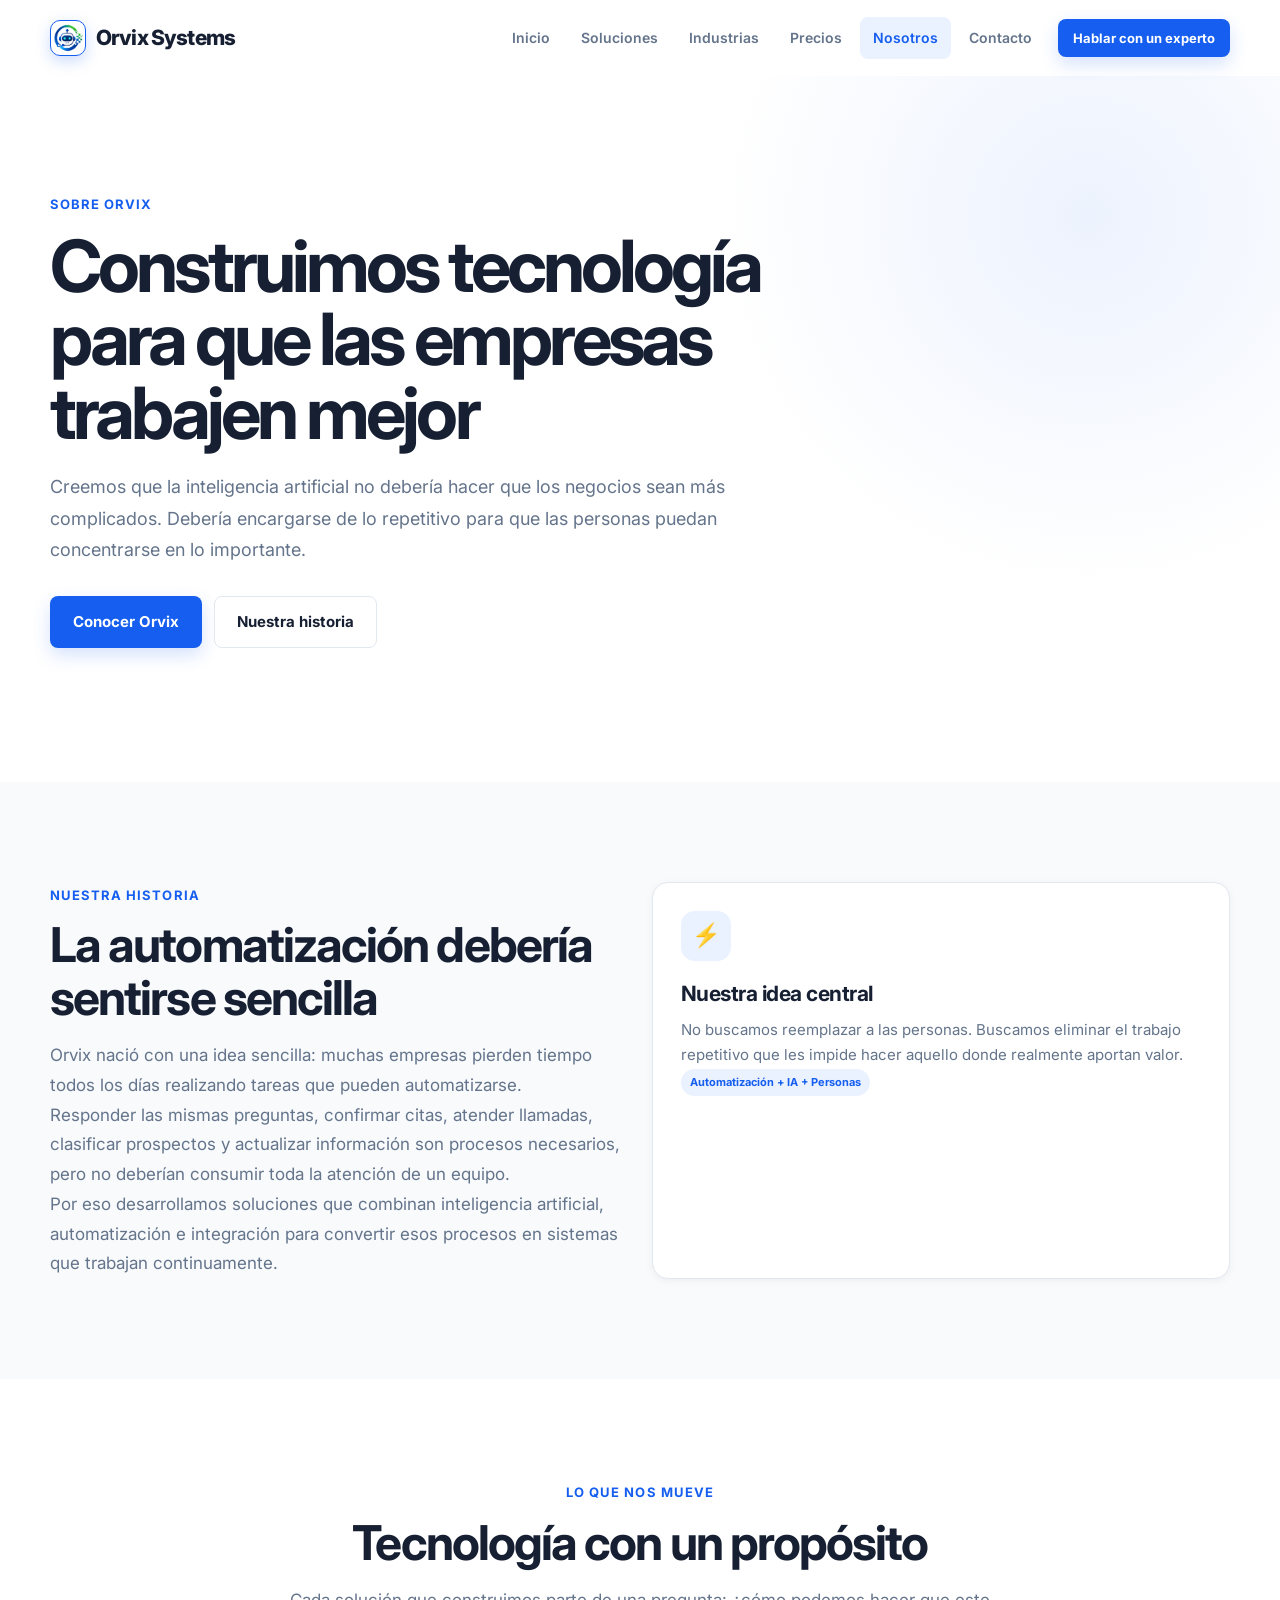
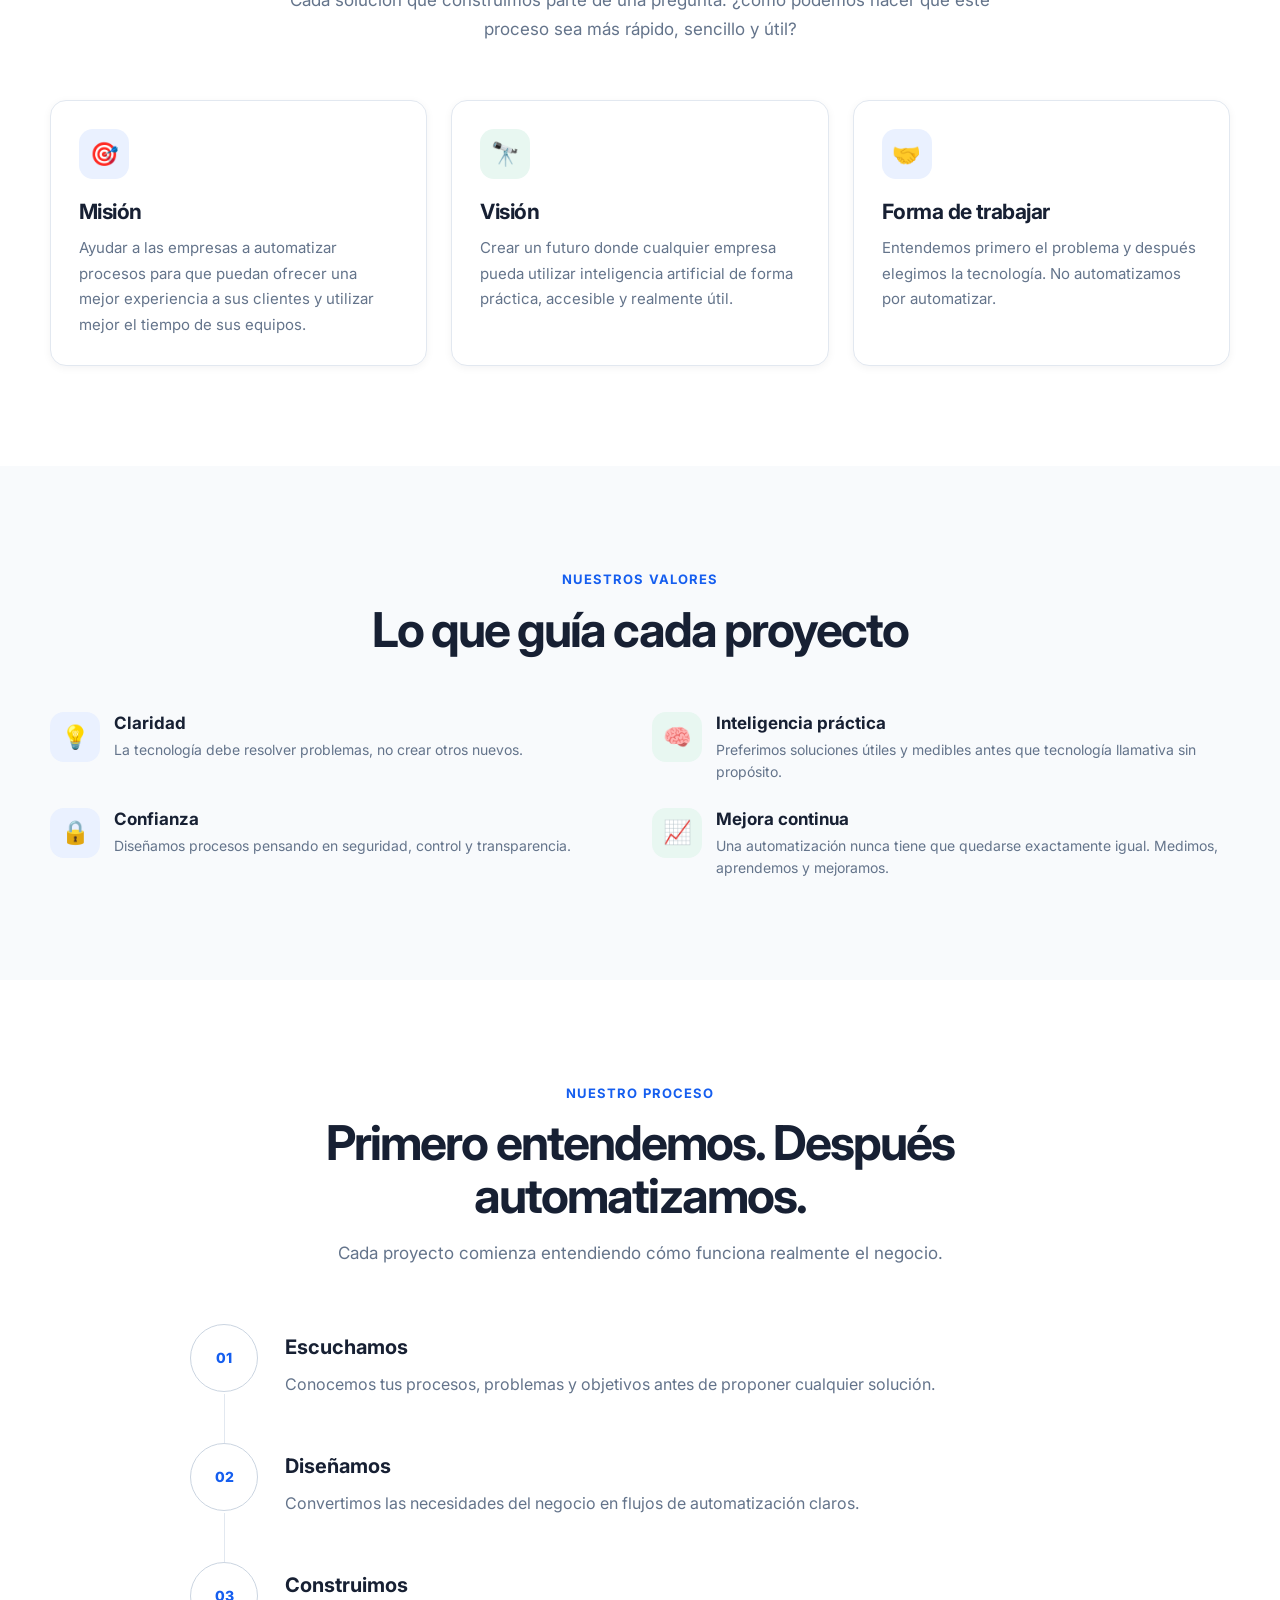
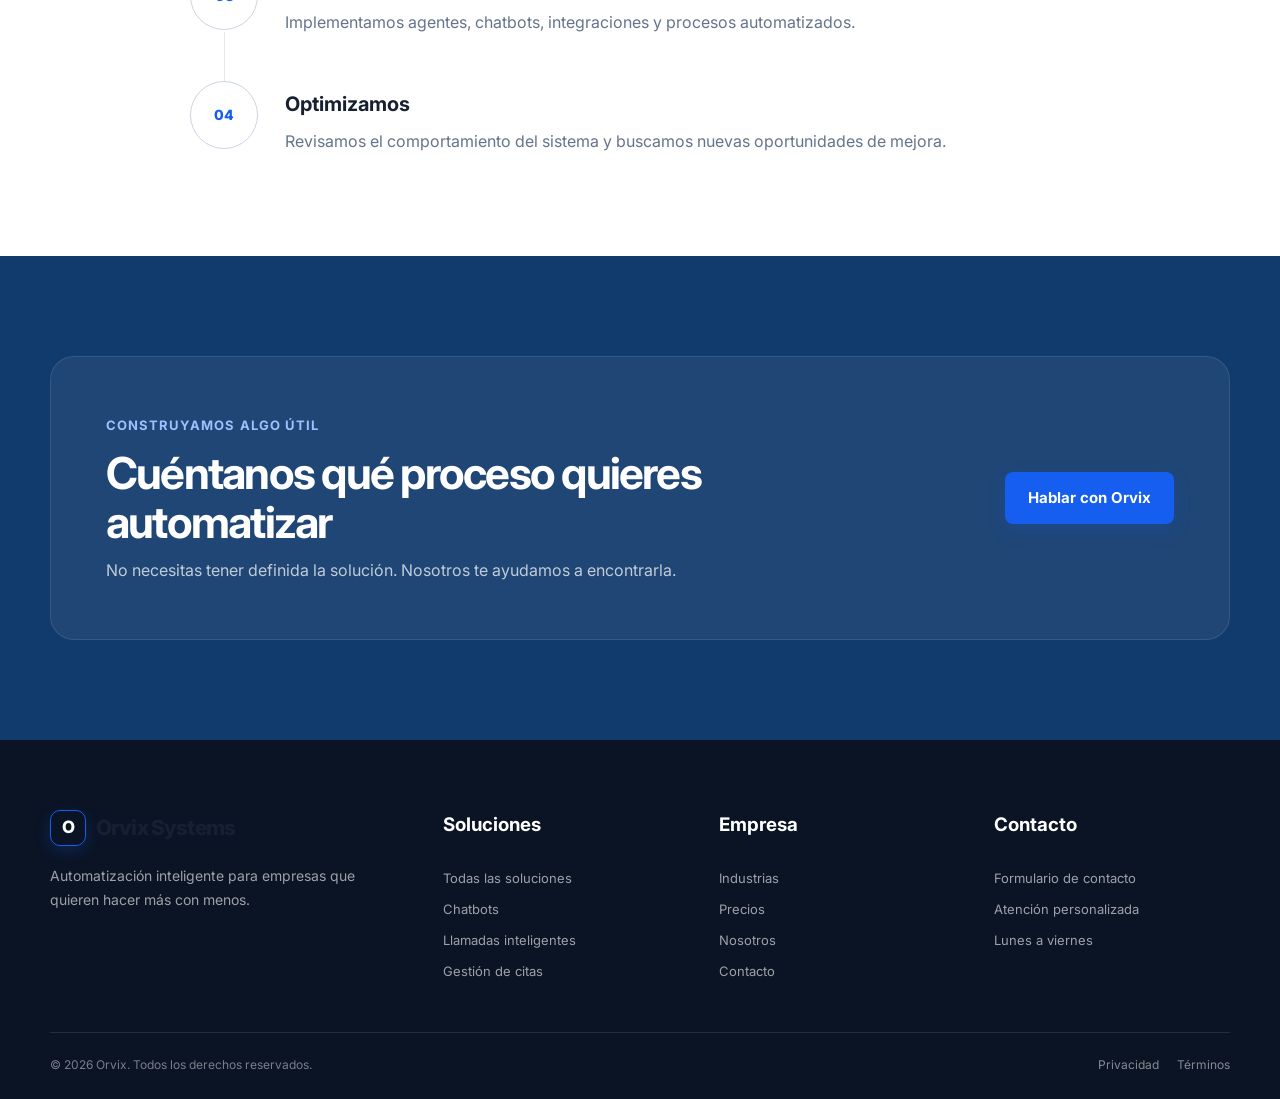
<file: nosotros.html>
<!DOCTYPE html>
<html lang="es">
<head>
    <meta charset="UTF-8">

    <meta
        name="viewport"
        content="width=device-width, initial-scale=1.0"
    >

    <meta
        name="description"
        content="Orvix crea soluciones de automatización inteligente para empresas: chatbots, llamadas automatizadas, gestión de citas y atención al cliente."
    >

    <meta
        name="keywords"
        content="Orvix, automatización, inteligencia artificial, chatbots, llamadas automatizadas, citas, WhatsApp, atención al cliente"
    >

    <meta name="author" content="Orvix">

    <title>Orvix Systems | Automatización inteligente para empresas</title>

    <!-- Icono del sitio -->
    <link rel="icon" href="img/logo_orvix.jpeg">

    <!-- Tipografía -->
    <link rel="preconnect" href="https://fonts.googleapis.com">
    <link rel="preconnect" href="https://fonts.gstatic.com" crossorigin>

    <link
        href="https://fonts.googleapis.com/css2?family=Inter:wght@400;500;600;700;800&display=swap"
        rel="stylesheet"
    >

    <!-- Hojas de estilo -->
    <link rel="stylesheet" href="css/style.css">
    <link rel="stylesheet" href="css/responsibe.css">
</head>

<body>

    <!-- =========================
         ENCABEZADO
    ========================== -->
    <header class="site-header">

        <div class="container">

            <nav class="navbar">

                <!-- Logotipo -->
                <a href="index.html" class="logo" aria-label="Orvix inicio">

                    <span class="logo-mark">
                        <img src="img/logo_orvix.png" alt="Orvix logo" width="30" height="30">
                    </span>

                    <span class="logo-text">
                        Orvix Systems
                    </span>

                </a>

                <!-- Menú móvil -->
                <button
                    class="nav-toggle"
                    type="button"
                    aria-label="Abrir menú"
                    aria-expanded="false"
                    aria-controls="main-menu"
                >
                    <i class="icon-menu"></i>
                </button>

                <!-- Navegación -->
                <div class="nav-menu" id="main-menu">

                    <a href="index.html" class="nav-link active">
                        Inicio
                    </a>

                    <div class="nav-dropdown">

                        <button
                            type="button"
                            class="nav-link nav-dropdown-toggle"
                            aria-expanded="false"
                        >
                            Soluciones
                        </button>

                        <div class="nav-dropdown-menu">

                            <a
                                href="soluciones.html"
                                class="nav-dropdown-link"
                            >
                                Todas las soluciones
                            </a>

                            <a
                                href="chatbots.html"
                                class="nav-dropdown-link"
                            >
                                Chatbots
                            </a>

                            <a
                                href="llamadas.html"
                                class="nav-dropdown-link"
                            >
                                Llamadas inteligentes
                            </a>

                            <a
                                href="citas.html"
                                class="nav-dropdown-link"
                            >
                                Gestión de citas
                            </a>

                        </div>

                    </div>

                    <a href="industrias.html" class="nav-link">
                        Industrias
                    </a>

                    <a href="precios.html" class="nav-link">
                        Precios
                    </a>

                    <a href="nosotros.html" class="nav-link">
                        Nosotros
                    </a>

                    <a href="contacto.html" class="nav-link">
                        Contacto
                    </a>

                    <div class="nav-actions">

                        <a
                            href="contacto.html"
                            class="btn btn-primary btn-sm"
                        >
                            Hablar con un experto
                        </a>

                    </div>

                </div>

            </nav>

        </div>

    </header>

    <main>

        <!-- =========================
             PORTADA
        ========================== -->
        <section class="hero">

            <div class="container">

                <div class="hero-content">

                    <span class="hero-label">
                        Sobre Orvix
                    </span>

                    <h1 class="hero-title">
                        Construimos tecnología para que las empresas trabajen mejor
                    </h1>

                    <p class="hero-description">
                        Creemos que la inteligencia artificial no debería hacer
                        que los negocios sean más complicados. Debería encargarse
                        de lo repetitivo para que las personas puedan concentrarse
                        en lo importante.
                    </p>

                    <div class="hero-actions">

                        <a href="contacto.html" class="btn btn-primary btn-lg">
                            Conocer Orvix
                        </a>

                        <a href="#historia" class="btn btn-secondary btn-lg">
                            Nuestra historia
                        </a>

                    </div>

                </div>

            </div>

        </section>

        <!-- =========================
             HISTORIA
        ========================== -->
        <section class="section section-light" id="historia">

            <div class="container">

                <div class="grid grid-2">

                    <div class="fade-up">

                        <span class="section-label">
                            Nuestra historia
                        </span>

                        <h2 class="section-title">
                            La automatización debería sentirse sencilla
                        </h2>

                        <p class="section-description">
                            Orvix nació con una idea sencilla: muchas empresas
                            pierden tiempo todos los días realizando tareas que
                            pueden automatizarse.
                        </p>

                        <p class="section-description">
                            Responder las mismas preguntas, confirmar citas,
                            atender llamadas, clasificar prospectos y actualizar
                            información son procesos necesarios, pero no deberían
                            consumir toda la atención de un equipo.
                        </p>

                        <p class="section-description">
                            Por eso desarrollamos soluciones que combinan
                            inteligencia artificial, automatización e integración
                            para convertir esos procesos en sistemas que trabajan
                            continuamente.
                        </p>

                    </div>

                    <div class="card fade-up">

                        <div class="card-body">

                            <div class="card-icon">
                                ⚡
                            </div>

                            <h3 class="card-title">
                                Nuestra idea central
                            </h3>

                            <p class="card-description">
                                No buscamos reemplazar a las personas.
                                Buscamos eliminar el trabajo repetitivo que
                                les impide hacer aquello donde realmente
                                aportan valor.
                            </p>

                            <div class="badge">
                                Automatización + IA + Personas
                            </div>

                        </div>

                    </div>

                </div>

            </div>

        </section>

        <!-- =========================
             MISIÓN / VISIÓN
        ========================== -->
        <section class="section">

            <div class="container">

                <div class="section-header">

                    <span class="section-label">
                        Lo que nos mueve
                    </span>

                    <h2 class="section-title">
                        Tecnología con un propósito
                    </h2>

                    <p class="section-description">
                        Cada solución que construimos parte de una pregunta:
                        ¿cómo podemos hacer que este proceso sea más rápido,
                        sencillo y útil?
                    </p>

                </div>

                <div class="grid grid-3">

                    <article class="card card-hover fade-up">

                        <div class="card-body">

                            <div class="card-icon">
                                🎯
                            </div>

                            <h3 class="card-title">
                                Misión
                            </h3>

                            <p class="card-description">
                                Ayudar a las empresas a automatizar procesos
                                para que puedan ofrecer una mejor experiencia
                                a sus clientes y utilizar mejor el tiempo de
                                sus equipos.
                            </p>

                        </div>

                    </article>

                    <article class="card card-hover fade-up">

                        <div class="card-body">

                            <div class="card-icon card-icon--green">
                                🔭
                            </div>

                            <h3 class="card-title">
                                Visión
                            </h3>

                            <p class="card-description">
                                Crear un futuro donde cualquier empresa pueda
                                utilizar inteligencia artificial de forma
                                práctica, accesible y realmente útil.
                            </p>

                        </div>

                    </article>

                    <article class="card card-hover fade-up">

                        <div class="card-body">

                            <div class="card-icon">
                                🤝
                            </div>

                            <h3 class="card-title">
                                Forma de trabajar
                            </h3>

                            <p class="card-description">
                                Entendemos primero el problema y después
                                elegimos la tecnología. No automatizamos
                                por automatizar.
                            </p>

                        </div>

                    </article>

                </div>

            </div>

        </section>

        <!-- =========================
             VALORES
        ========================== -->
        <section class="section section-light">

            <div class="container">

                <div class="section-header">

                    <span class="section-label">
                        Nuestros valores
                    </span>

                    <h2 class="section-title">
                        Lo que guía cada proyecto
                    </h2>

                </div>

                <div class="grid grid-2">

                    <div class="benefit-item fade-up">

                        <div class="card-icon">
                            💡
                        </div>

                        <div>
                            <h3>
                                Claridad
                            </h3>

                            <p>
                                La tecnología debe resolver problemas,
                                no crear otros nuevos.
                            </p>
                        </div>

                    </div>

                    <div class="benefit-item fade-up">

                        <div class="card-icon card-icon--green">
                            🧠
                        </div>

                        <div>
                            <h3>
                                Inteligencia práctica
                            </h3>

                            <p>
                                Preferimos soluciones útiles y medibles
                                antes que tecnología llamativa sin propósito.
                            </p>
                        </div>

                    </div>

                    <div class="benefit-item fade-up">

                        <div class="card-icon">
                            🔒
                        </div>

                        <div>
                            <h3>
                                Confianza
                            </h3>

                            <p>
                                Diseñamos procesos pensando en seguridad,
                                control y transparencia.
                            </p>
                        </div>

                    </div>

                    <div class="benefit-item fade-up">

                        <div class="card-icon card-icon--green">
                            📈
                        </div>

                        <div>
                            <h3>
                                Mejora continua
                            </h3>

                            <p>
                                Una automatización nunca tiene que quedarse
                                exactamente igual. Medimos, aprendemos y mejoramos.
                            </p>
                        </div>

                    </div>

                </div>

            </div>

        </section>

        <!-- =========================
             CÓMO TRABAJAMOS
        ========================== -->
        <section class="section">

            <div class="container">

                <div class="section-header">

                    <span class="section-label">
                        Nuestro proceso
                    </span>

                    <h2 class="section-title">
                        Primero entendemos. Después automatizamos.
                    </h2>

                    <p class="section-description">
                        Cada proyecto comienza entendiendo cómo funciona
                        realmente el negocio.
                    </p>

                </div>

                <div class="steps">

                    <div class="step fade-up">

                        <div class="step-number">
                            01
                        </div>

                        <div class="step-content">

                            <h3>
                                Escuchamos
                            </h3>

                            <p>
                                Conocemos tus procesos, problemas y objetivos
                                antes de proponer cualquier solución.
                            </p>

                        </div>

                    </div>

                    <div class="step fade-up">

                        <div class="step-number">
                            02
                        </div>

                        <div class="step-content">

                            <h3>
                                Diseñamos
                            </h3>

                            <p>
                                Convertimos las necesidades del negocio en
                                flujos de automatización claros.
                            </p>

                        </div>

                    </div>

                    <div class="step fade-up">

                        <div class="step-number">
                            03
                        </div>

                        <div class="step-content">

                            <h3>
                                Construimos
                            </h3>

                            <p>
                                Implementamos agentes, chatbots, integraciones
                                y procesos automatizados.
                            </p>

                        </div>

                    </div>

                    <div class="step fade-up">

                        <div class="step-number">
                            04
                        </div>

                        <div class="step-content">

                            <h3>
                                Optimizamos
                            </h3>

                            <p>
                                Revisamos el comportamiento del sistema y
                                buscamos nuevas oportunidades de mejora.
                            </p>

                        </div>

                    </div>

                </div>

            </div>

        </section>

        <!-- =========================
             LLAMADO A LA ACCIÓN
        ========================== -->
        <section class="section section-blue">

            <div class="container">

                <div class="cta">

                    <div class="cta-content">

                        <span class="section-label">
                            Construyamos algo útil
                        </span>

                        <h2>
                            Cuéntanos qué proceso quieres automatizar
                        </h2>

                        <p>
                            No necesitas tener definida la solución.
                            Nosotros te ayudamos a encontrarla.
                        </p>

                    </div>

                    <div class="cta-actions">

                        <a href="contacto.html" class="btn btn-primary btn-lg">
                            Hablar con Orvix
                        </a>

                    </div>

                </div>

            </div>

        </section>

    </main>

    <!-- =========================
         PIE DE PÁGINA
    ========================== -->
    <footer class="site-footer">

        <div class="container">

            <div class="footer-grid">

                <!-- Marca -->

                <div class="footer-brand">

                    <a
                        href="index.html"
                        class="logo"
                    >

                        <span class="logo-mark">
                            O
                        </span>

                        <span class="logo-text">
                            Orvix Systems
                        </span>

                    </a>

                    <p>
                        Automatización inteligente para empresas que
                        quieren hacer más con menos.
                    </p>

                </div>

                <!-- Soluciones -->

                <div class="footer-column">

                    <h3>
                        Soluciones
                    </h3>

                    <a href="soluciones.html">
                        Todas las soluciones
                    </a>

                    <a href="chatbots.html">
                        Chatbots
                    </a>

                    <a href="llamadas.html">
                        Llamadas inteligentes
                    </a>

                    <a href="citas.html">
                        Gestión de citas
                    </a>

                </div>

                <!-- Empresa -->

                <div class="footer-column">

                    <h3>
                        Empresa
                    </h3>

                    <a href="industrias.html">
                        Industrias
                    </a>

                    <a href="precios.html">
                        Precios
                    </a>

                    <a href="nosotros.html">
                        Nosotros
                    </a>

                    <a href="contacto.html">
                        Contacto
                    </a>

                </div>

                <!-- Contacto -->

                <div class="footer-column">

                    <h3>
                        Contacto
                    </h3>

                    <a href="contacto.html">
                        Formulario de contacto
                    </a>

                    <span>
                        Atención personalizada
                    </span>

                    <span>
                        Lunes a viernes
                    </span>

                </div>

            </div>

            <div class="footer-bottom">

                <p>
                    © 2026 Orvix. Todos los derechos reservados.
                </p>

                <div class="footer-legal">

                    <a href="#">
                        Privacidad
                    </a>

                    <a href="#">
                        Términos
                    </a>

                </div>

            </div>

        </div>

    </footer>

    <!-- VOLVER ARRIBA -->
    <button
        class="back-to-top"
        type="button"
        data-back-to-top
        aria-label="Volver arriba"
    >
        ↑
    </button>

    <script src="js/main.js"></script>

    <script>
      src = "https://link.digitalownersystem.com/js/external-tracking.js"
      data-tracking-id = >"tk_594acd9ea93d4fae8b400f0cfb126860"
    </script>

</body>
</html>
</file>
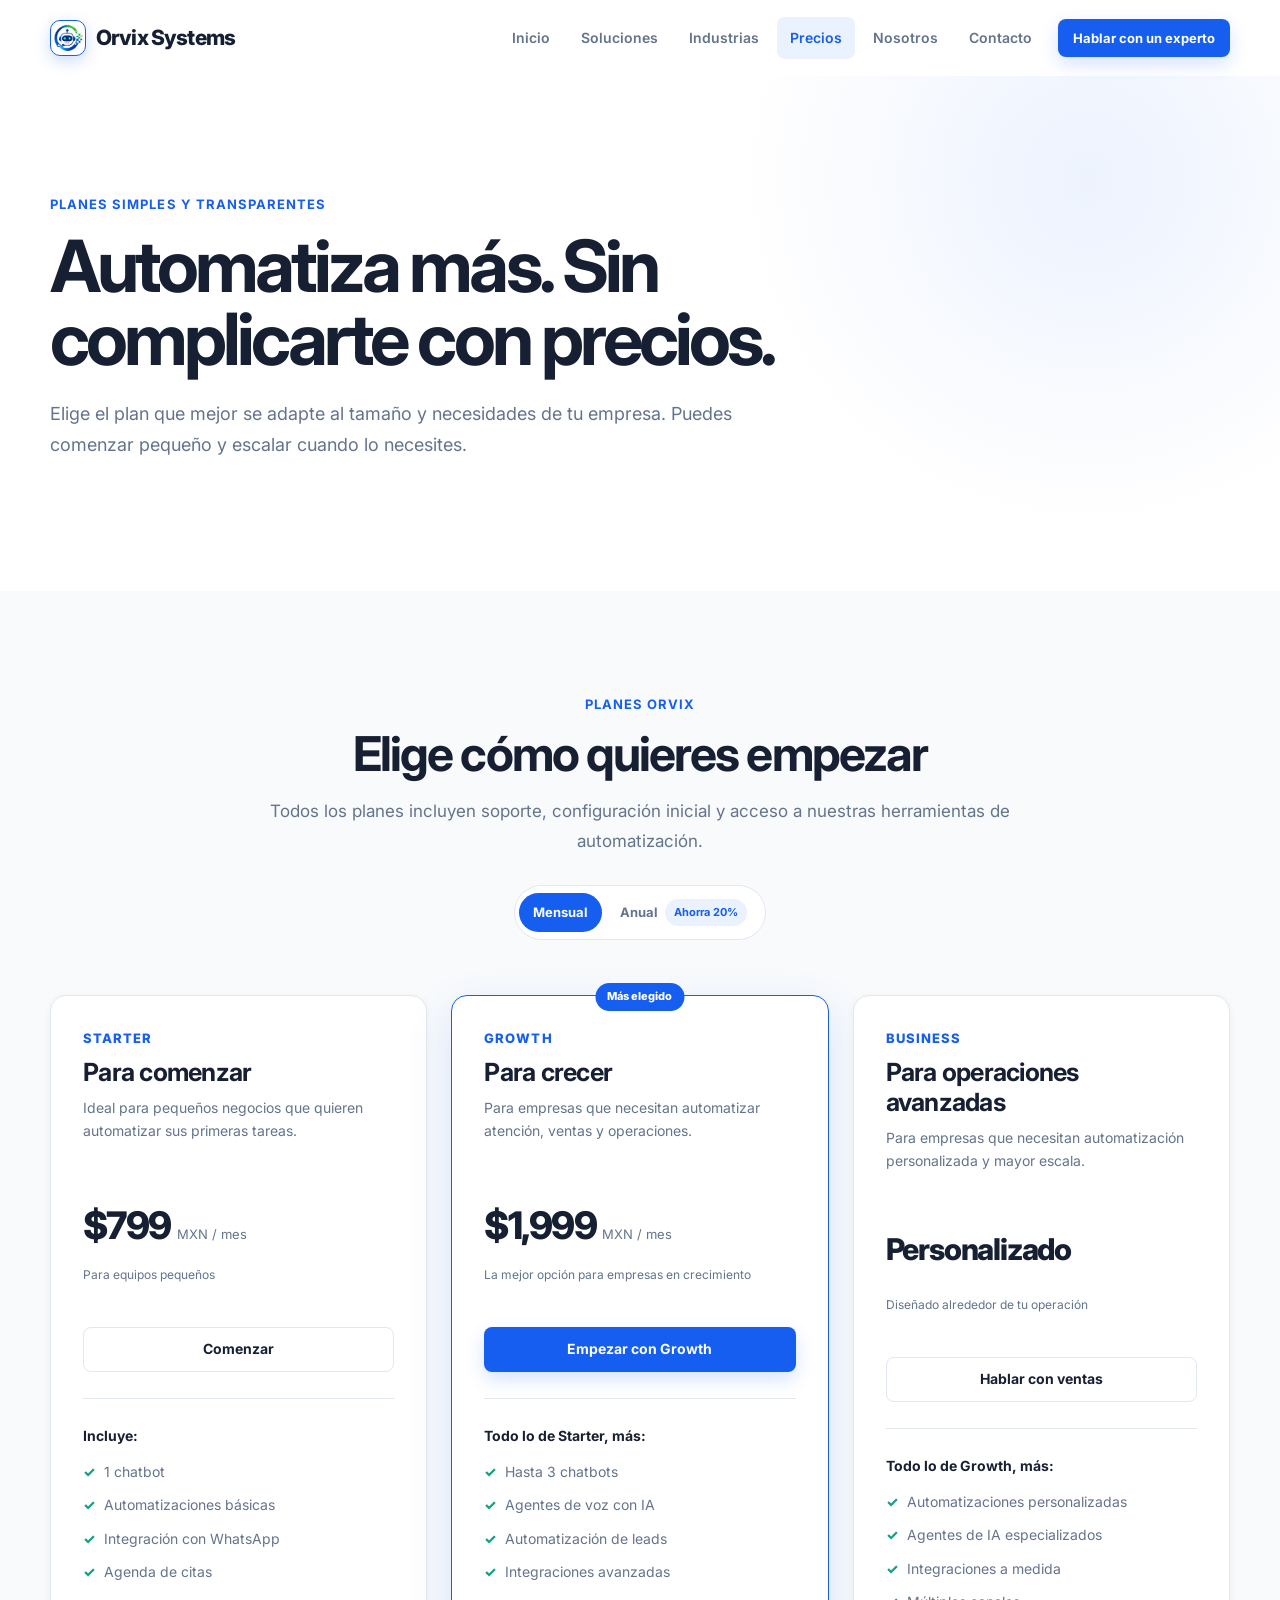
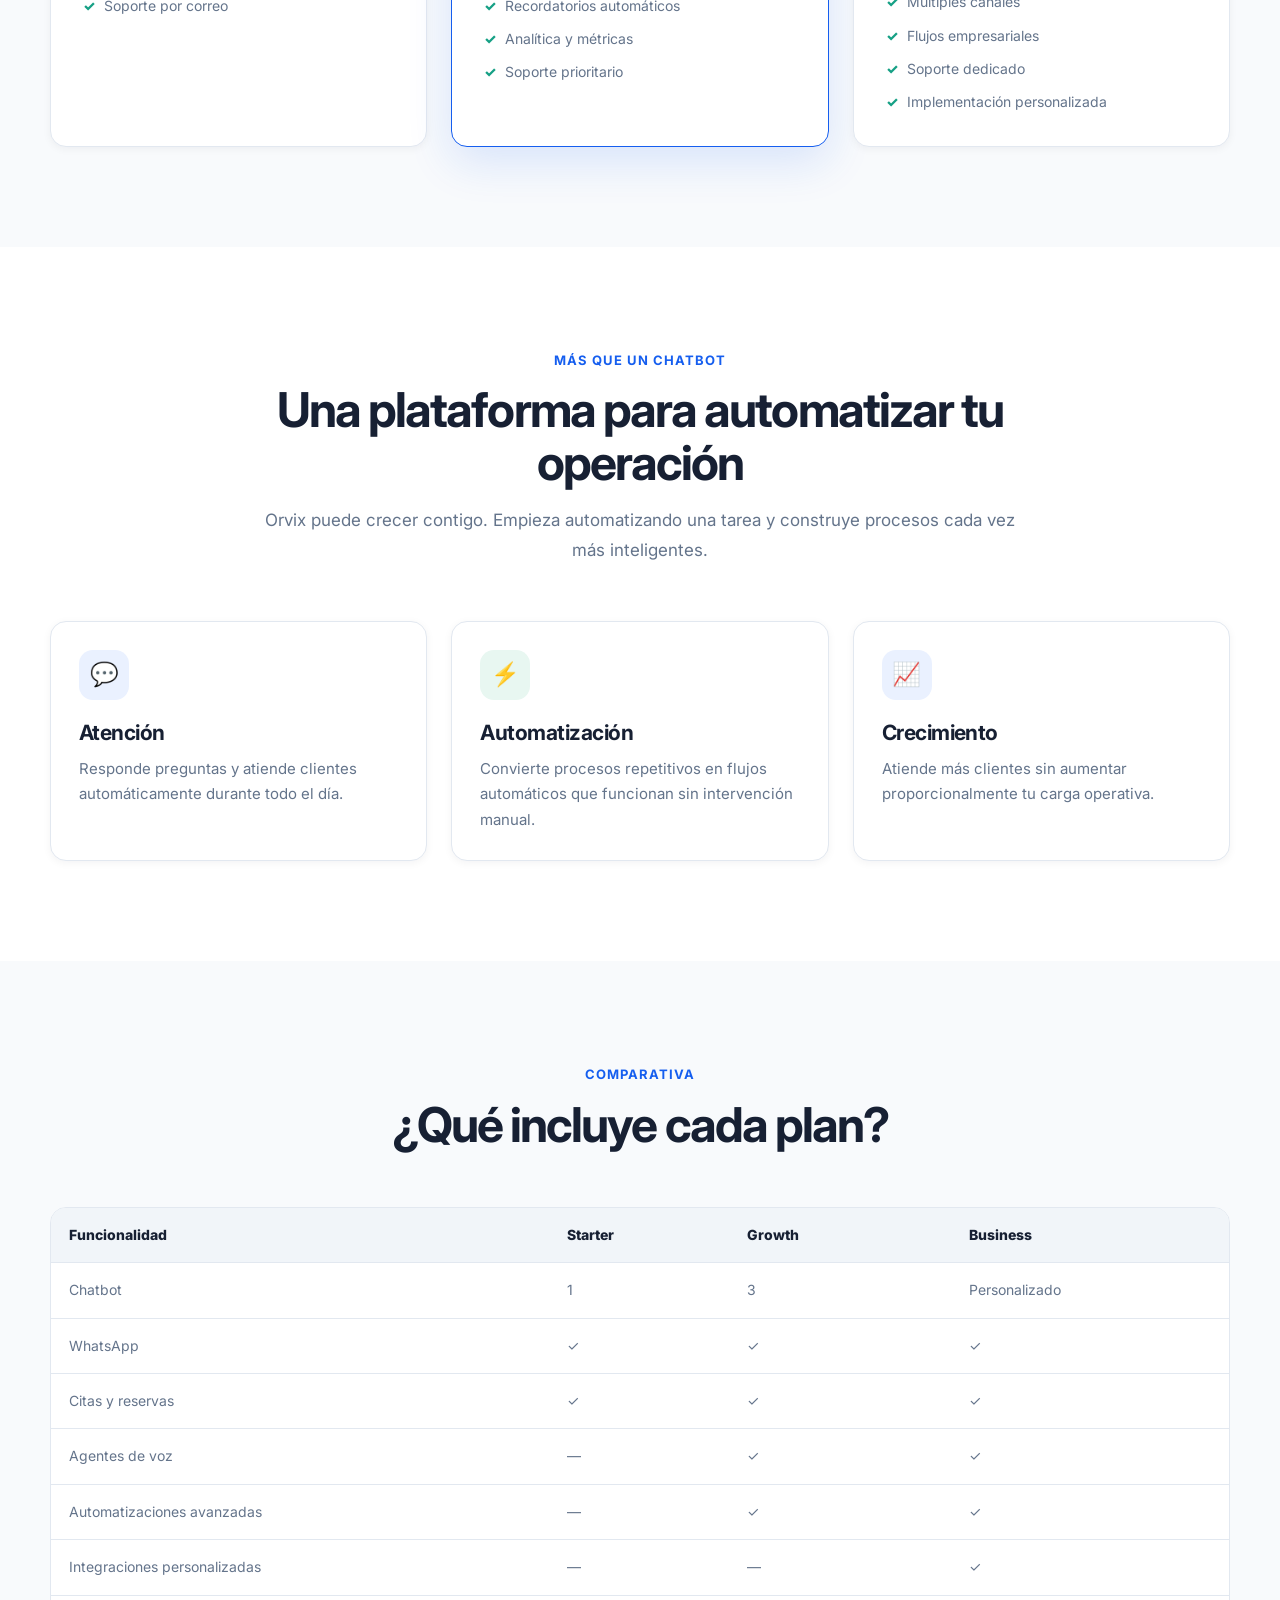
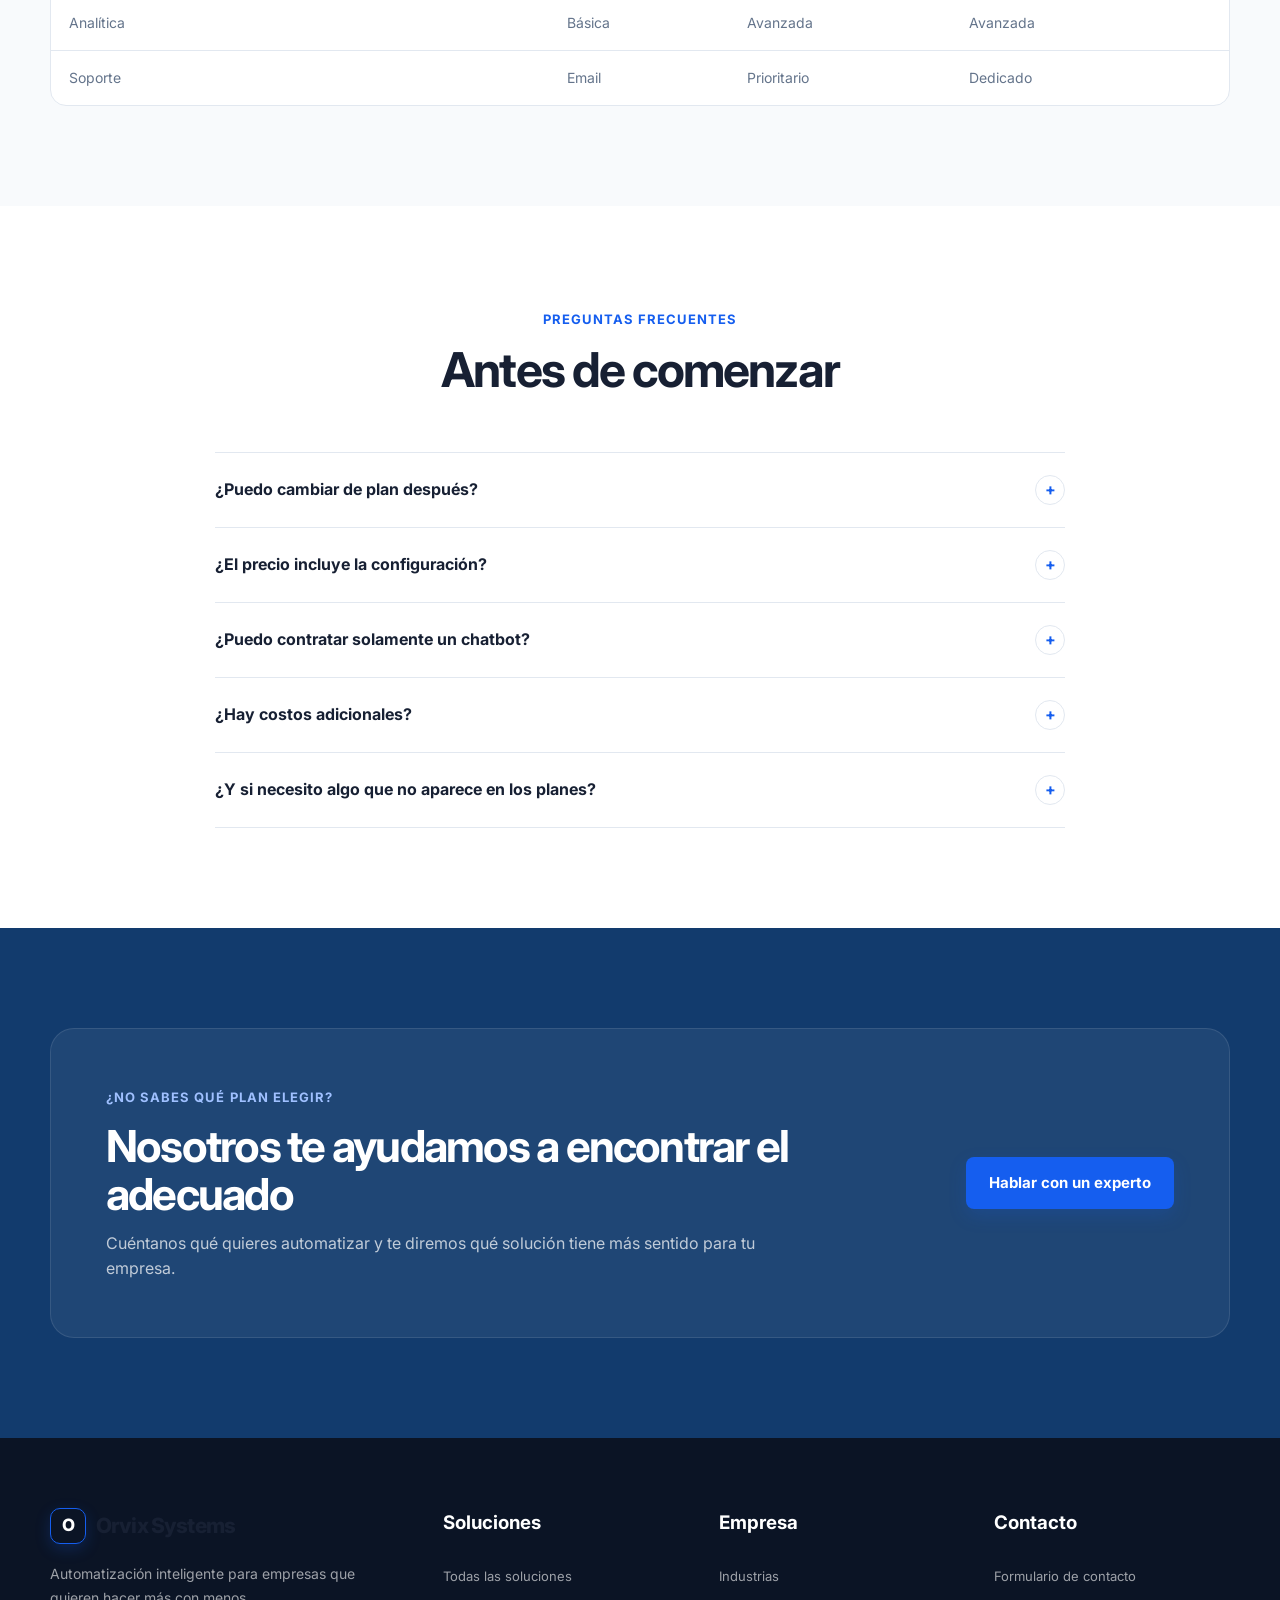
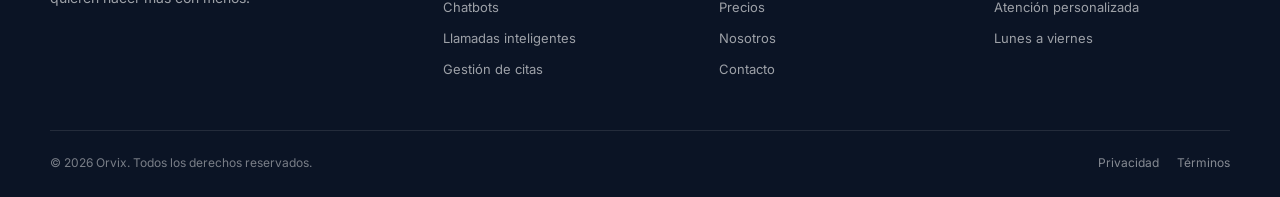
<file: precios.html>
<!DOCTYPE html>
<html lang="es">
<head>
    <meta charset="UTF-8">

    <meta
        name="viewport"
        content="width=device-width, initial-scale=1.0"
    >

    <meta
        name="description"
        content="Orvix crea soluciones de automatización inteligente para empresas: chatbots, llamadas automatizadas, gestión de citas y atención al cliente."
    >

    <meta
        name="keywords"
        content="Orvix, automatización, inteligencia artificial, chatbots, llamadas automatizadas, citas, WhatsApp, atención al cliente"
    >

    <meta name="author" content="Orvix">

    <title>Orvix Systems | Automatización inteligente para empresas</title>

    <!-- Icono del sitio -->
    <link rel="icon" href="img/logo_orvix.jpeg">

    <!-- Tipografía -->
    <link rel="preconnect" href="https://fonts.googleapis.com">
    <link rel="preconnect" href="https://fonts.gstatic.com" crossorigin>

    <link
        href="https://fonts.googleapis.com/css2?family=Inter:wght@400;500;600;700;800&display=swap"
        rel="stylesheet"
    >

    <!-- Hojas de estilo -->
    <link rel="stylesheet" href="css/style.css">
    <link rel="stylesheet" href="css/responsibe.css">
</head>

<body>

    <!-- =========================
         ENCABEZADO
    ========================== -->
    <header class="site-header">

        <div class="container">

            <nav class="navbar">

                <!-- Logotipo -->
                <a href="index.html" class="logo" aria-label="Orvix inicio">

                    <span class="logo-mark">
                        <img src="img/logo_orvix.png" alt="Orvix logo" width="30" height="30">
                    </span>

                    <span class="logo-text">
                        Orvix Systems
                    </span>

                </a>

                <!-- Menú móvil -->
                <button
                    class="nav-toggle"
                    type="button"
                    aria-label="Abrir menú"
                    aria-expanded="false"
                    aria-controls="main-menu"
                >
                    <i class="icon-menu"></i>
                </button>

                <!-- Navegación -->
                <div class="nav-menu" id="main-menu">

                    <a href="index.html" class="nav-link active">
                        Inicio
                    </a>

                    <div class="nav-dropdown">

                        <button
                            type="button"
                            class="nav-link nav-dropdown-toggle"
                            aria-expanded="false"
                        >
                            Soluciones
                        </button>

                        <div class="nav-dropdown-menu">

                            <a
                                href="soluciones.html"
                                class="nav-dropdown-link"
                            >
                                Todas las soluciones
                            </a>

                            <a
                                href="chatbots.html"
                                class="nav-dropdown-link"
                            >
                                Chatbots
                            </a>

                            <a
                                href="llamadas.html"
                                class="nav-dropdown-link"
                            >
                                Llamadas inteligentes
                            </a>

                            <a
                                href="citas.html"
                                class="nav-dropdown-link"
                            >
                                Gestión de citas
                            </a>

                        </div>

                    </div>

                    <a href="industrias.html" class="nav-link">
                        Industrias
                    </a>

                    <a href="precios.html" class="nav-link">
                        Precios
                    </a>

                    <a href="nosotros.html" class="nav-link">
                        Nosotros
                    </a>

                    <a href="contacto.html" class="nav-link">
                        Contacto
                    </a>

                    <div class="nav-actions">

                        <a
                            href="contacto.html"
                            class="btn btn-primary btn-sm"
                        >
                            Hablar con un experto
                        </a>

                    </div>

                </div>

            </nav>

        </div>

    </header>

    <main>

        <!-- =========================
             SECCIÓN PRINCIPAL
        ========================== -->
        <section class="hero">
            <div class="container">

                <div class="hero-content">

                    <span class="hero-label">
                        Planes simples y transparentes
                    </span>

                    <h1 class="hero-title">
                        Automatiza más. Sin complicarte con precios.
                    </h1>

                    <p class="hero-description">
                        Elige el plan que mejor se adapte al tamaño y necesidades
                        de tu empresa. Puedes comenzar pequeño y escalar cuando
                        lo necesites.
                    </p>

                </div>

            </div>
        </section>

        <!-- =========================
             PRECIOS
        ========================== -->
        <section class="section section-light">

            <div class="container">

                <div class="section-header">

                    <span class="section-label">
                        Planes Orvix
                    </span>

                    <h2 class="section-title">
                        Elige cómo quieres empezar
                    </h2>

                    <p class="section-description">
                        Todos los planes incluyen soporte, configuración inicial
                        y acceso a nuestras herramientas de automatización.
                    </p>

                    <!-- SELECTOR DE FACTURACIÓN -->
                    <div class="pricing-toggle-wrapper">

                        <div class="pricing-toggle" role="group" aria-label="Periodo de facturación">

                            <button
                                type="button"
                                class="pricing-toggle-btn active"
                                data-billing="monthly"
                            >
                                Mensual
                            </button>

                            <button
                                type="button"
                                class="pricing-toggle-btn"
                                data-billing="annual"
                            >
                                Anual
                                <span class="badge">
                                    Ahorra 20%
                                </span>
                            </button>

                        </div>

                    </div>

                </div>

                <!-- =========================
                     TARJETAS DE PLANES
                ========================== -->
                <div class="pricing-grid">

                    <!-- PLAN INICIAL -->
                    <article class="pricing-card fade-up">

                        <div class="pricing-card-header">

                            <span class="pricing-label">
                                Starter
                            </span>

                            <h3 class="pricing-title">
                                Para comenzar
                            </h3>

                            <p class="pricing-description">
                                Ideal para pequeños negocios que quieren
                                automatizar sus primeras tareas.
                            </p>

                        </div>

                        <div class="pricing-price">

                            <span class="price-value" data-monthly="799" data-annual="639">
                                $799
                            </span>

                            <span class="price-period">
                                MXN / mes
                            </span>

                        </div>

                        <p class="pricing-note">
                            Para equipos pequeños
                        </p>

                        <a href="contacto.html" class="btn btn-secondary">
                            Comenzar
                        </a>

                        <div class="pricing-divider"></div>

                        <h4>
                            Incluye:
                        </h4>

                        <ul class="pricing-features">

                            <li>
                                <span>✓</span>
                                1 chatbot
                            </li>

                            <li>
                                <span>✓</span>
                                Automatizaciones básicas
                            </li>

                            <li>
                                <span>✓</span>
                                Integración con WhatsApp
                            </li>

                            <li>
                                <span>✓</span>
                                Agenda de citas
                            </li>

                            <li>
                                <span>✓</span>
                                Soporte por correo
                            </li>

                        </ul>

                    </article>

                    <!-- PLAN CRECIMIENTO -->
                    <article class="pricing-card pricing-card-featured fade-up">

                        <div class="pricing-badge">
                            Más elegido
                        </div>

                        <div class="pricing-card-header">

                            <span class="pricing-label">
                                Growth
                            </span>

                            <h3 class="pricing-title">
                                Para crecer
                            </h3>

                            <p class="pricing-description">
                                Para empresas que necesitan automatizar
                                atención, ventas y operaciones.
                            </p>

                        </div>

                        <div class="pricing-price">

                            <span class="price-value" data-monthly="1999" data-annual="1599">
                                $1,999
                            </span>

                            <span class="price-period">
                                MXN / mes
                            </span>

                        </div>

                        <p class="pricing-note">
                            La mejor opción para empresas en crecimiento
                        </p>

                        <a href="contacto.html" class="btn btn-primary">
                            Empezar con Growth
                        </a>

                        <div class="pricing-divider"></div>

                        <h4>
                            Todo lo de Starter, más:
                        </h4>

                        <ul class="pricing-features">

                            <li>
                                <span>✓</span>
                                Hasta 3 chatbots
                            </li>

                            <li>
                                <span>✓</span>
                                Agentes de voz con IA
                            </li>

                            <li>
                                <span>✓</span>
                                Automatización de leads
                            </li>

                            <li>
                                <span>✓</span>
                                Integraciones avanzadas
                            </li>

                            <li>
                                <span>✓</span>
                                Recordatorios automáticos
                            </li>

                            <li>
                                <span>✓</span>
                                Analítica y métricas
                            </li>

                            <li>
                                <span>✓</span>
                                Soporte prioritario
                            </li>

                        </ul>

                    </article>

                    <!-- PLAN EMPRESARIAL -->
                    <article class="pricing-card fade-up">

                        <div class="pricing-card-header">

                            <span class="pricing-label">
                                Business
                            </span>

                            <h3 class="pricing-title">
                                Para operaciones avanzadas
                            </h3>

                            <p class="pricing-description">
                                Para empresas que necesitan automatización
                                personalizada y mayor escala.
                            </p>

                        </div>

                        <div class="pricing-price">

                            <span class="price-custom">
                                Personalizado
                            </span>

                        </div>

                        <p class="pricing-note">
                            Diseñado alrededor de tu operación
                        </p>

                        <a href="contacto.html" class="btn btn-secondary">
                            Hablar con ventas
                        </a>

                        <div class="pricing-divider"></div>

                        <h4>
                            Todo lo de Growth, más:
                        </h4>

                        <ul class="pricing-features">

                            <li>
                                <span>✓</span>
                                Automatizaciones personalizadas
                            </li>

                            <li>
                                <span>✓</span>
                                Agentes de IA especializados
                            </li>

                            <li>
                                <span>✓</span>
                                Integraciones a medida
                            </li>

                            <li>
                                <span>✓</span>
                                Múltiples canales
                            </li>

                            <li>
                                <span>✓</span>
                                Flujos empresariales
                            </li>

                            <li>
                                <span>✓</span>
                                Soporte dedicado
                            </li>

                            <li>
                                <span>✓</span>
                                Implementación personalizada
                            </li>

                        </ul>

                    </article>

                </div>

            </div>

        </section>

        <!-- =========================
             PROPUESTA DE VALOR
        ========================== -->
        <section class="section">

            <div class="container">

                <div class="section-header">

                    <span class="section-label">
                        Más que un chatbot
                    </span>

                    <h2 class="section-title">
                        Una plataforma para automatizar tu operación
                    </h2>

                    <p class="section-description">
                        Orvix puede crecer contigo. Empieza automatizando
                        una tarea y construye procesos cada vez más inteligentes.
                    </p>

                </div>

                <div class="grid grid-3">

                    <div class="card fade-up">
                        <div class="card-body">

                            <div class="card-icon">
                                💬
                            </div>

                            <h3 class="card-title">
                                Atención
                            </h3>

                            <p class="card-description">
                                Responde preguntas y atiende clientes
                                automáticamente durante todo el día.
                            </p>

                        </div>
                    </div>

                    <div class="card fade-up">
                        <div class="card-body">

                            <div class="card-icon card-icon--green">
                                ⚡
                            </div>

                            <h3 class="card-title">
                                Automatización
                            </h3>

                            <p class="card-description">
                                Convierte procesos repetitivos en flujos
                                automáticos que funcionan sin intervención manual.
                            </p>

                        </div>
                    </div>

                    <div class="card fade-up">
                        <div class="card-body">

                            <div class="card-icon">
                                📈
                            </div>

                            <h3 class="card-title">
                                Crecimiento
                            </h3>

                            <p class="card-description">
                                Atiende más clientes sin aumentar
                                proporcionalmente tu carga operativa.
                            </p>

                        </div>
                    </div>

                </div>

            </div>

        </section>

        <!-- =========================
             COMPARATIVA
        ========================== -->
        <section class="section section-light">

            <div class="container">

                <div class="section-header">

                    <span class="section-label">
                        Comparativa
                    </span>

                    <h2 class="section-title">
                        ¿Qué incluye cada plan?
                    </h2>

                </div>

                <div class="pricing-table-wrapper">

                    <table class="pricing-table">

                        <thead>

                            <tr>
                                <th>
                                    Funcionalidad
                                </th>

                                <th>
                                    Starter
                                </th>

                                <th>
                                    Growth
                                </th>

                                <th>
                                    Business
                                </th>
                            </tr>

                        </thead>

                        <tbody>

                            <tr>
                                <td>
                                    Chatbot
                                </td>

                                <td>
                                    1
                                </td>

                                <td>
                                    3
                                </td>

                                <td>
                                    Personalizado
                                </td>
                            </tr>

                            <tr>
                                <td>
                                    WhatsApp
                                </td>

                                <td>
                                    ✓
                                </td>

                                <td>
                                    ✓
                                </td>

                                <td>
                                    ✓
                                </td>
                            </tr>

                            <tr>
                                <td>
                                    Citas y reservas
                                </td>

                                <td>
                                    ✓
                                </td>

                                <td>
                                    ✓
                                </td>

                                <td>
                                    ✓
                                </td>
                            </tr>

                            <tr>
                                <td>
                                    Agentes de voz
                                </td>

                                <td>
                                    —
                                </td>

                                <td>
                                    ✓
                                </td>

                                <td>
                                    ✓
                                </td>
                            </tr>

                            <tr>
                                <td>
                                    Automatizaciones avanzadas
                                </td>

                                <td>
                                    —
                                </td>

                                <td>
                                    ✓
                                </td>

                                <td>
                                    ✓
                                </td>
                            </tr>

                            <tr>
                                <td>
                                    Integraciones personalizadas
                                </td>

                                <td>
                                    —
                                </td>

                                <td>
                                    —
                                </td>

                                <td>
                                    ✓
                                </td>
                            </tr>

                            <tr>
                                <td>
                                    Analítica
                                </td>

                                <td>
                                    Básica
                                </td>

                                <td>
                                    Avanzada
                                </td>

                                <td>
                                    Avanzada
                                </td>
                            </tr>

                            <tr>
                                <td>
                                    Soporte
                                </td>

                                <td>
                                    Email
                                </td>

                                <td>
                                    Prioritario
                                </td>

                                <td>
                                    Dedicado
                                </td>
                            </tr>

                        </tbody>

                    </table>

                </div>

            </div>

        </section>

        <!-- =========================
             PREGUNTAS FRECUENTES
        ========================== -->
        <section class="section">

            <div class="container">

                <div class="section-header">

                    <span class="section-label">
                        Preguntas frecuentes
                    </span>

                    <h2 class="section-title">
                        Antes de comenzar
                    </h2>

                </div>

                <div class="accordion">

                    <div class="accordion-item">

                        <button
                            class="accordion-header"
                            type="button"
                            aria-expanded="false"
                        >
                            ¿Puedo cambiar de plan después?

                            <span class="accordion-icon">
                                +
                            </span>

                        </button>

                        <div class="accordion-content">

                            <p>
                                Sí. Puedes comenzar con un plan pequeño y
                                actualizarlo conforme aumenten tus necesidades.
                                La idea es que Orvix crezca contigo.
                            </p>

                        </div>

                    </div>

                    <div class="accordion-item">

                        <button
                            class="accordion-header"
                            type="button"
                            aria-expanded="false"
                        >
                            ¿El precio incluye la configuración?

                            <span class="accordion-icon">
                                +
                            </span>

                        </button>

                        <div class="accordion-content">

                            <p>
                                La configuración inicial está incluida en los
                                planes correspondientes. Para implementaciones
                                empresariales o integraciones especiales podemos
                                diseñar un proyecto personalizado.
                            </p>

                        </div>

                    </div>

                    <div class="accordion-item">

                        <button
                            class="accordion-header"
                            type="button"
                            aria-expanded="false"
                        >
                            ¿Puedo contratar solamente un chatbot?

                            <span class="accordion-icon">
                                +
                            </span>

                        </button>

                        <div class="accordion-content">

                            <p>
                                Sí. Podemos comenzar con una sola solución,
                                como un chatbot, agente de voz o sistema de
                                citas, y posteriormente añadir más automatizaciones.
                            </p>

                        </div>

                    </div>

                    <div class="accordion-item">

                        <button
                            class="accordion-header"
                            type="button"
                            aria-expanded="false"
                        >
                            ¿Hay costos adicionales?

                            <span class="accordion-icon">
                                +
                            </span>

                        </button>

                        <div class="accordion-content">

                            <p>
                                Dependiendo de la solución pueden existir costos
                                relacionados con servicios externos, consumo de
                                llamadas o integraciones específicas. Te
                                indicaremos cualquier costo antes de comenzar.
                            </p>

                        </div>

                    </div>

                    <div class="accordion-item">

                        <button
                            class="accordion-header"
                            type="button"
                            aria-expanded="false"
                        >
                            ¿Y si necesito algo que no aparece en los planes?

                            <span class="accordion-icon">
                                +
                            </span>

                        </button>

                        <div class="accordion-content">

                            <p>
                                El plan Business está pensado precisamente para
                                operaciones personalizadas. Podemos diseñar una
                                arquitectura específica alrededor de tus procesos.
                            </p>

                        </div>

                    </div>

                </div>

            </div>

        </section>

        <!-- =========================
             LLAMADA A LA ACCIÓN
        ========================== -->
        <section class="section section-blue">

            <div class="container">

                <div class="cta">

                    <div class="cta-content">

                        <span class="section-label">
                            ¿No sabes qué plan elegir?
                        </span>

                        <h2>
                            Nosotros te ayudamos a encontrar el adecuado
                        </h2>

                        <p>
                            Cuéntanos qué quieres automatizar y te diremos
                            qué solución tiene más sentido para tu empresa.
                        </p>

                    </div>

                    <div class="cta-actions">

                        <a href="contacto.html" class="btn btn-primary btn-lg">
                            Hablar con un experto
                        </a>

                    </div>

                </div>

            </div>

        </section>

    </main>

    <!-- =========================
         PIE DE PÁGINA
    ========================== -->
    <footer class="site-footer">

        <div class="container">

            <div class="footer-grid">

                <!-- Marca -->

                <div class="footer-brand">

                    <a
                        href="index.html"
                        class="logo"
                    >

                        <span class="logo-mark">
                            O
                        </span>

                        <span class="logo-text">
                            Orvix Systems
                        </span>

                    </a>

                    <p>
                        Automatización inteligente para empresas que
                        quieren hacer más con menos.
                    </p>

                </div>

                <!-- Soluciones -->

                <div class="footer-column">

                    <h3>
                        Soluciones
                    </h3>

                    <a href="soluciones.html">
                        Todas las soluciones
                    </a>

                    <a href="chatbots.html">
                        Chatbots
                    </a>

                    <a href="llamadas.html">
                        Llamadas inteligentes
                    </a>

                    <a href="citas.html">
                        Gestión de citas
                    </a>

                </div>

                <!-- Empresa -->

                <div class="footer-column">

                    <h3>
                        Empresa
                    </h3>

                    <a href="industrias.html">
                        Industrias
                    </a>

                    <a href="precios.html">
                        Precios
                    </a>

                    <a href="nosotros.html">
                        Nosotros
                    </a>

                    <a href="contacto.html">
                        Contacto
                    </a>

                </div>

                <!-- Contacto -->

                <div class="footer-column">

                    <h3>
                        Contacto
                    </h3>

                    <a href="contacto.html">Formulario de contacto</a>

                    <span>
                        Atención personalizada
                    </span>

                    <span>
                        Lunes a viernes
                    </span>

                </div>

            </div>

            <div class="footer-bottom">

                <p>
                    © 2026 Orvix. Todos los derechos reservados.
                </p>

                <div class="footer-legal">

                    <a href="#">
                        Privacidad
                    </a>

                    <a href="#">
                        Términos
                    </a>

                </div>

            </div>

        </div>

    </footer>

    <!-- BOTÓN PARA VOLVER ARRIBA -->
    <button
        class="back-to-top"
        type="button"
        data-back-to-top
        aria-label="Volver arriba"
    >
        ↑
    </button>

    <script src="js/main.js"></script>

    <!-- SCRIPT DE PRECIOS -->
    <script>
        document.addEventListener("DOMContentLoaded", () => {

            const buttons = document.querySelectorAll(".pricing-toggle-btn");
            const prices = document.querySelectorAll(".price-value");

            buttons.forEach(button => {

                button.addEventListener("click", () => {

                    const billing = button.dataset.billing;

                    buttons.forEach(btn => {
                        btn.classList.remove("active");
                    });

                    button.classList.add("active");

                    prices.forEach(price => {

                        const value = price.dataset[billing];

                        if (value) {
                            price.textContent =
                                "$" + Number(value).toLocaleString("es-MX");
                        }

                    });

                });

            });

        });
    </script>

    <script>
      src = "https://link.digitalownersystem.com/js/external-tracking.js"
      data-tracking-id = >"tk_594acd9ea93d4fae8b400f0cfb126860"
    </script>

</body>
</html>
</file>
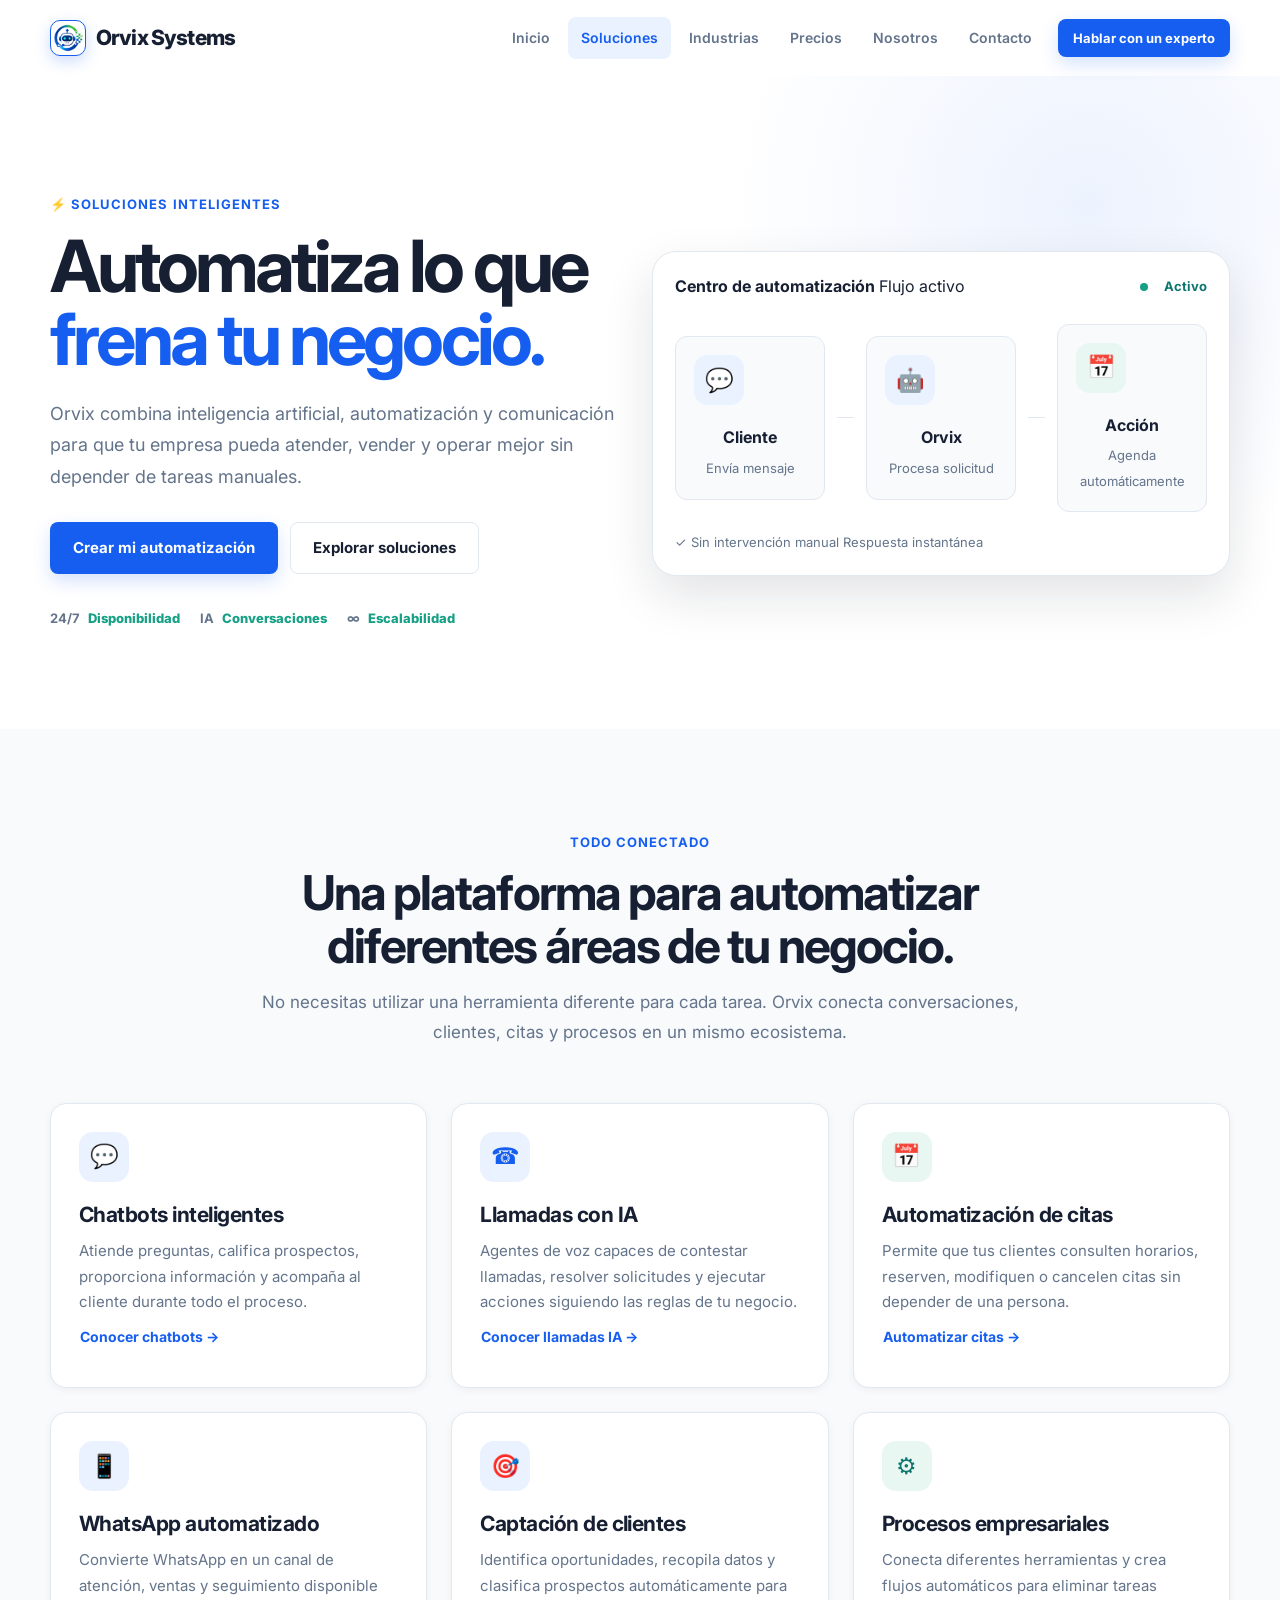
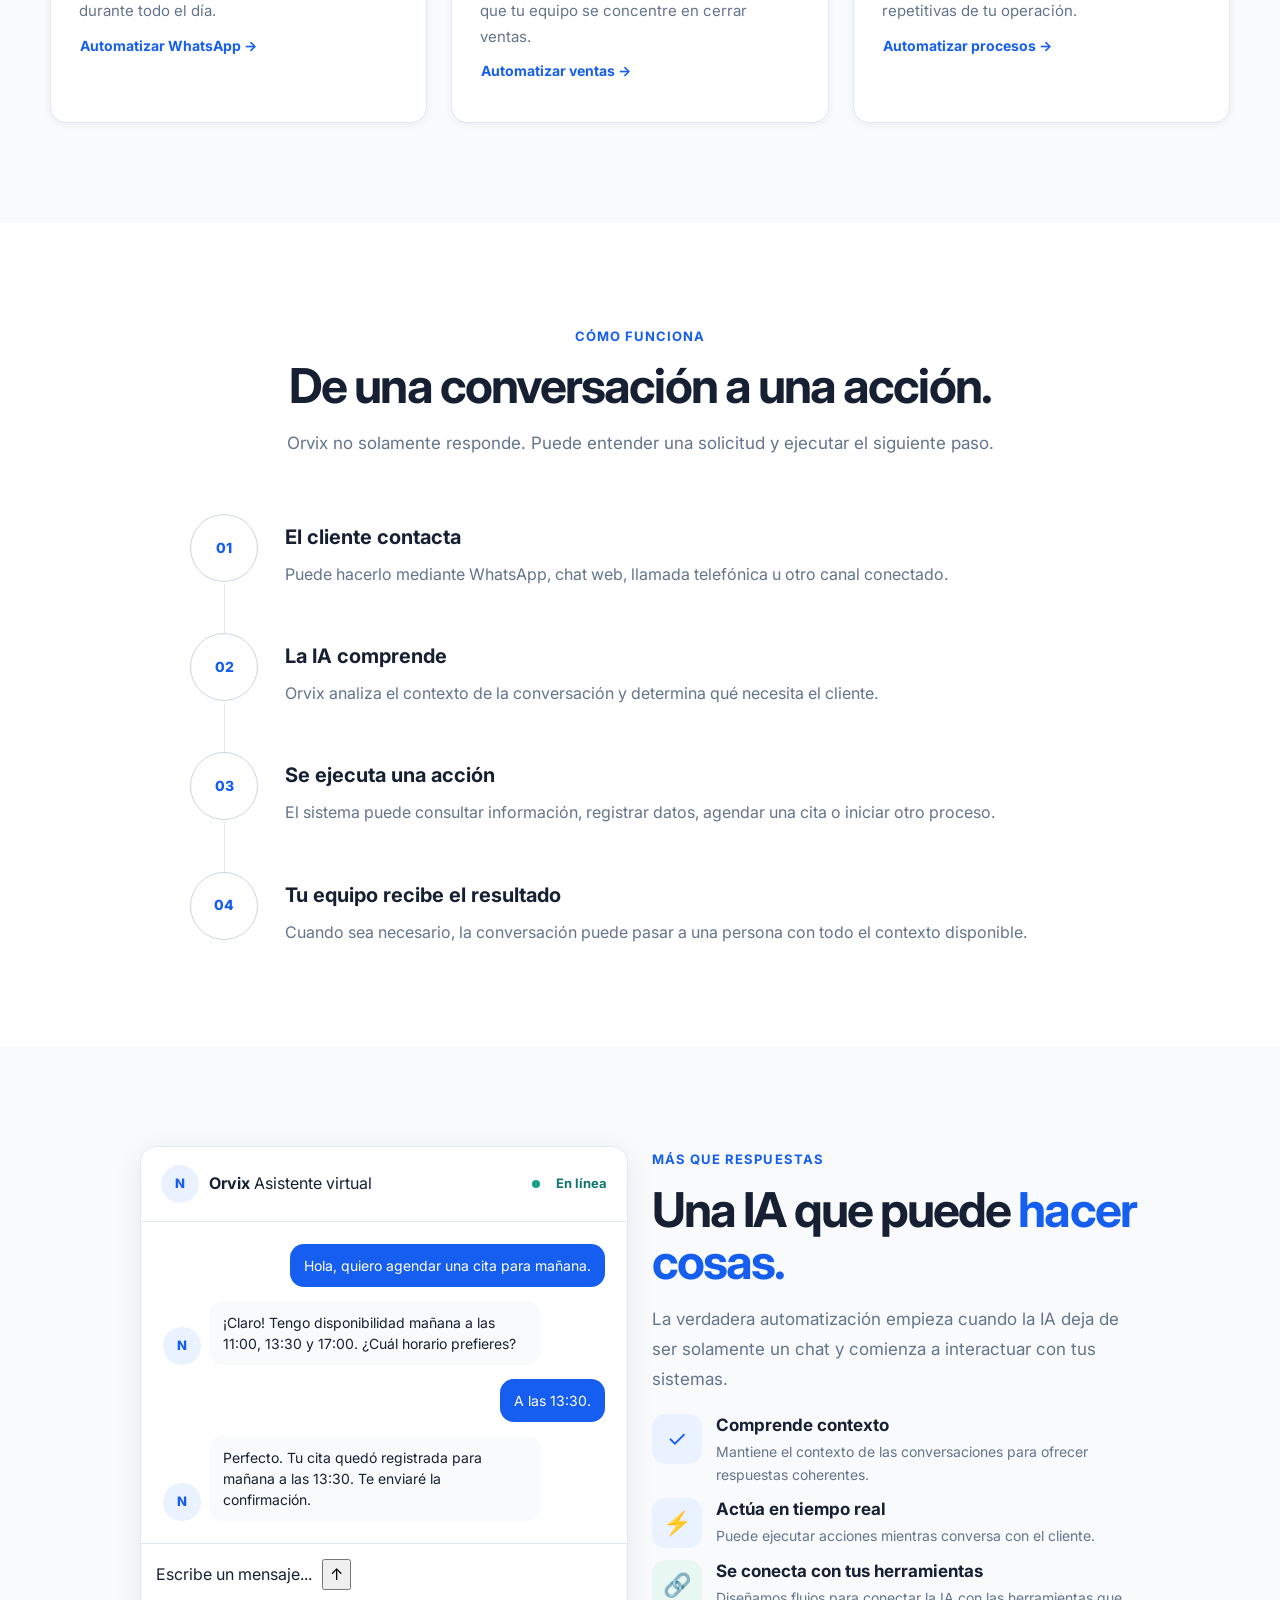
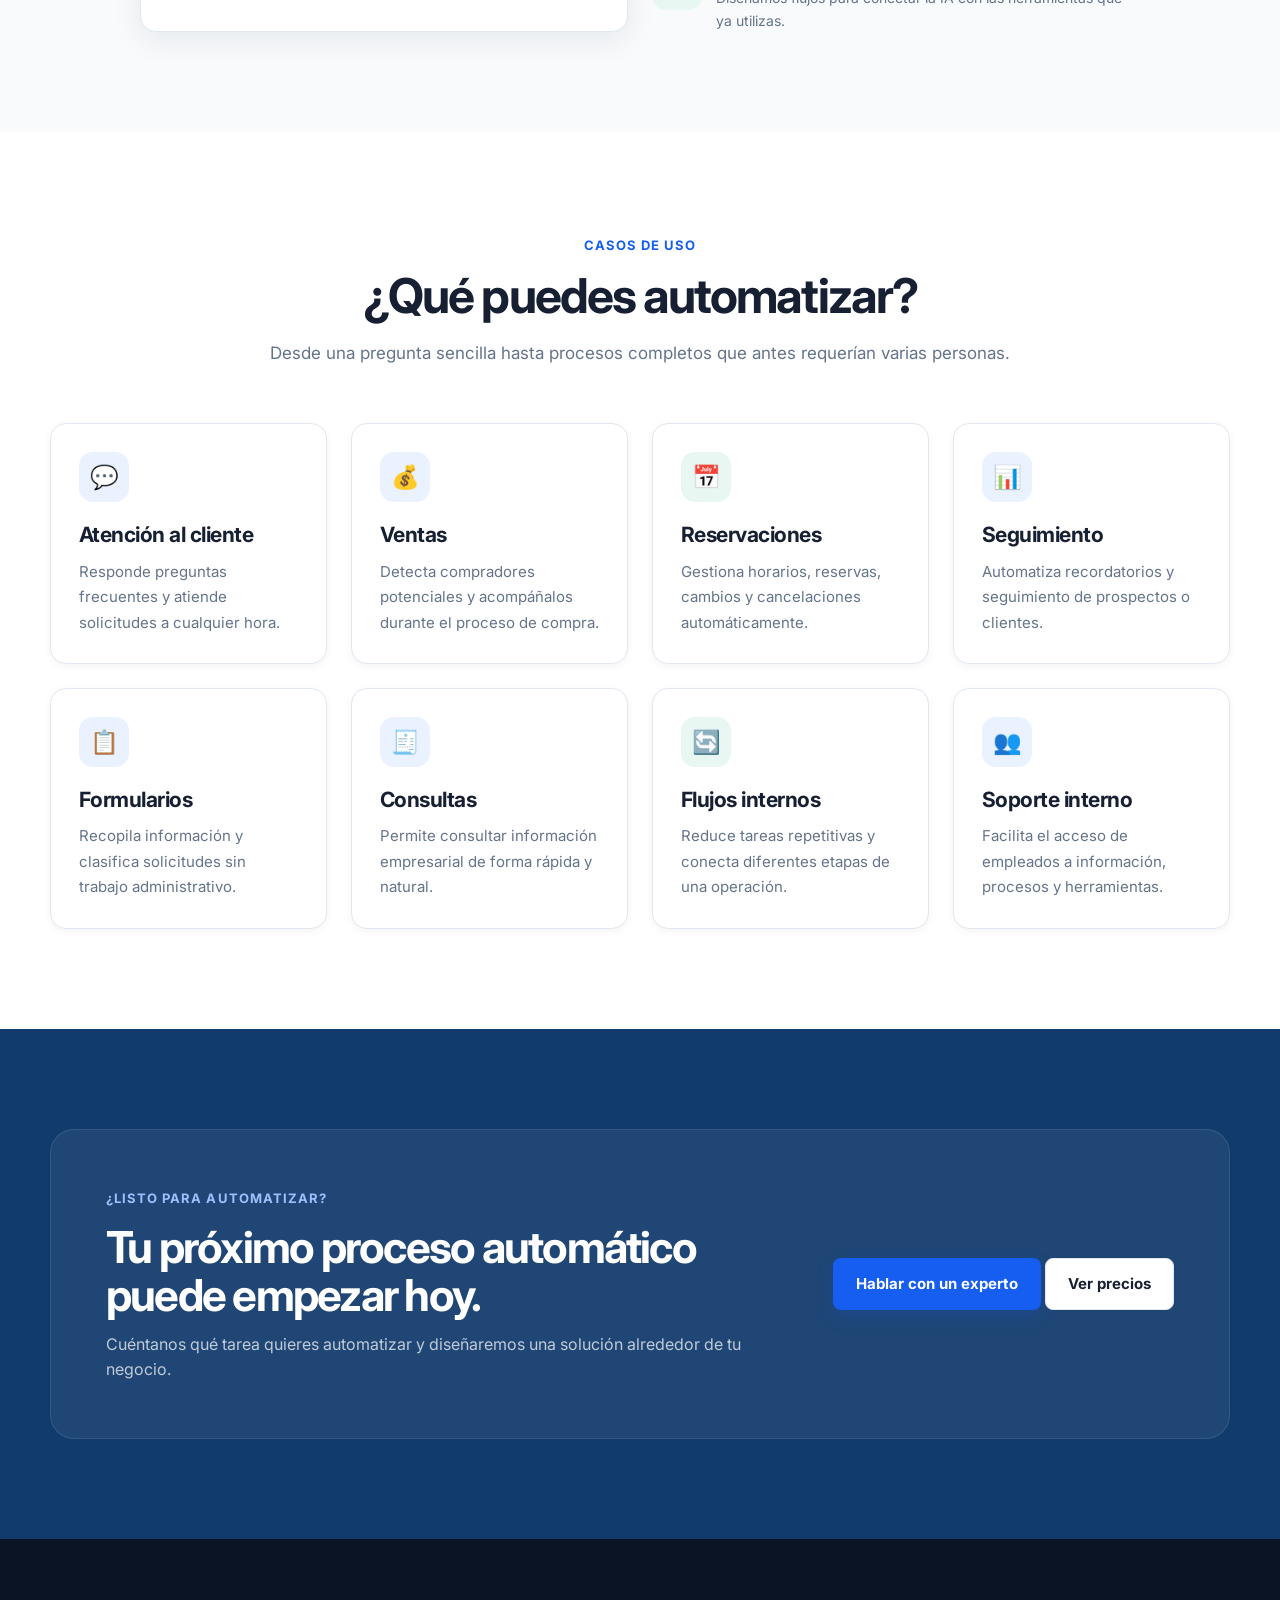
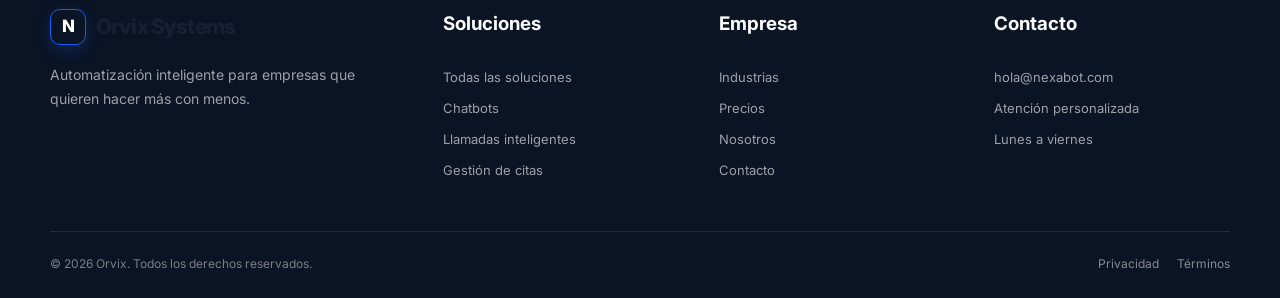
<file: soluciones.html>
<!DOCTYPE html>
<html lang="es">
<head>
    <meta charset="UTF-8">

    <meta
        name="viewport"
        content="width=device-width, initial-scale=1.0"
    >

    <meta
        name="description"
        content="Orvix crea soluciones de automatización inteligente para empresas: chatbots, llamadas automatizadas, gestión de citas y atención al cliente."
    >

    <meta
        name="keywords"
        content="Orvix, automatización, inteligencia artificial, chatbots, llamadas automatizadas, citas, WhatsApp, atención al cliente"
    >

    <meta name="author" content="Orvix">

    <title>Orvix Systems | Automatización inteligente para empresas</title>

    <!-- Favicon -->
    <link rel="icon" href="img/logo_orvix.jpeg">

    <!-- Tipografía -->
    <link rel="preconnect" href="https://fonts.googleapis.com">
    <link rel="preconnect" href="https://fonts.gstatic.com" crossorigin>

    <link
        href="https://fonts.googleapis.com/css2?family=Inter:wght@400;500;600;700;800&display=swap"
        rel="stylesheet"
    >

    <!-- CSS -->
    <link rel="stylesheet" href="css/style.css">
    <link rel="stylesheet" href="css/responsibe.css">
</head>

<body>

    <!-- =========================================================
         HEADER
    ========================================================== -->

    <header class="site-header">
        <div class="container">
            <nav class="navbar">

                <a href="index.html" class="logo" aria-label="Orvix inicio">

                    <span class="logo-mark">
                        <img src="img/logo_orvix.png" alt="Orvix logo" width="30" height="30">
                    </span>

                    <span class="logo-text">
                        Orvix Systems
                    </span>

                </a>

                <button class="nav-toggle"
                        type="button"
                        aria-label="Abrir menú"
                        aria-expanded="false"
                        aria-controls="main-menu">
                    <span></span>
                    <span></span>
                    <span></span>
                </button>

                <div class="nav-menu" id="main-menu">

                    <a href="index.html" class="nav-link">
                        Inicio
                    </a>

                    <div class="nav-dropdown">

                        <button class="nav-link nav-dropdown-toggle"
                                type="button"
                                aria-expanded="false">
                            Soluciones
                        </button>

                        <div class="nav-dropdown-menu">

                            <a href="soluciones.html"
                               class="nav-dropdown-link active">
                                Todas las soluciones
                            </a>

                            <a href="chatbots.html"
                               class="nav-dropdown-link">
                                Chatbots
                            </a>

                            <a href="llamadas.html"
                               class="nav-dropdown-link">
                                Llamadas IA
                            </a>

                            <a href="citas.html"
                               class="nav-dropdown-link">
                                Gestión de citas
                            </a>

                        </div>
                    </div>

                    <a href="industrias.html" class="nav-link">
                        Industrias
                    </a>

                    <a href="precios.html" class="nav-link">
                        Precios
                    </a>

                    <a href="nosotros.html" class="nav-link">
                        Nosotros
                    </a>

                    <a href="contacto.html" class="nav-link">
                        Contacto
                    </a>

                    <div class="nav-actions">
                        <a href="contacto.html" class="btn btn-primary btn-sm">
                            Hablar con un experto
                        </a>
                    </div>

                </div>

            </nav>
        </div>
    </header>

    <main>

        <!-- =====================================================
             HERO
        ====================================================== -->

        <section class="hero">
            <div class="container">

                <div class="grid grid-2">

                    <div class="hero-content">

                        <span class="hero-label">
                            ⚡ Soluciones inteligentes
                        </span>

                        <h1 class="hero-title">
                            Automatiza lo que
                            <span class="text-primary">
                                frena tu negocio.
                            </span>
                        </h1>

                        <p class="hero-description">
                            Orvix combina inteligencia artificial,
                            automatización y comunicación para que tu empresa
                            pueda atender, vender y operar mejor sin depender
                            de tareas manuales.
                        </p>

                        <div class="hero-actions">

                            <a href="contacto.html"
                               class="btn btn-primary btn-lg">
                                Crear mi automatización
                            </a>

                            <a href="#soluciones"
                               class="btn btn-secondary btn-lg">
                                Explorar soluciones
                            </a>

                        </div>

                        <div class="hero-trust">

                            <div class="hero-trust-item">
                                <strong>24/7</strong>
                                <span>Disponibilidad</span>
                            </div>

                            <div class="hero-trust-item">
                                <strong>IA</strong>
                                <span>Conversaciones</span>
                            </div>

                            <div class="hero-trust-item">
                                <strong>∞</strong>
                                <span>Escalabilidad</span>
                            </div>

                        </div>

                    </div>

                    <div class="hero-visual">

                        <div class="automation-preview">

                            <div class="automation-header">

                                <div>
                                    <strong>Centro de automatización</strong>
                                    <span>Flujo activo</span>
                                </div>

                                <span class="automation-status">
                                    <i></i>
                                    Activo
                                </span>

                            </div>

                            <div class="automation-flow">

                                <div class="automation-node">

                                    <div class="card-icon">
                                        💬
                                    </div>

                                    <div>
                                        <strong>Cliente</strong>
                                        <span>Envía mensaje</span>
                                    </div>

                                </div>

                                <div class="automation-line"></div>

                                <div class="automation-node">

                                    <div class="card-icon">
                                        🤖
                                    </div>

                                    <div>
                                        <strong>Orvix</strong>
                                        <span>Procesa solicitud</span>
                                    </div>

                                </div>

                                <div class="automation-line"></div>

                                <div class="automation-node">

                                    <div class="card-icon card-icon--green">
                                        📅
                                    </div>

                                    <div>
                                        <strong>Acción</strong>
                                        <span>Agenda automáticamente</span>
                                    </div>

                                </div>

                            </div>

                            <div class="automation-footer">

                                <span>
                                    ✓ Sin intervención manual
                                </span>

                                <span>
                                    Respuesta instantánea
                                </span>

                            </div>

                        </div>

                    </div>

                </div>

            </div>
        </section>

        <!-- =====================================================
             INTRO
        ====================================================== -->

        <section class="section section-light" id="soluciones">

            <div class="container">

                <div class="section-header">

                    <span class="section-label">
                        Todo conectado
                    </span>

                    <h2 class="section-title">
                        Una plataforma para automatizar
                        <br>
                        diferentes áreas de tu negocio.
                    </h2>

                    <p class="section-description">
                        No necesitas utilizar una herramienta diferente para
                        cada tarea. Orvix conecta conversaciones, clientes,
                        citas y procesos en un mismo ecosistema.
                    </p>

                </div>

                <div class="grid grid-3">

                    <!-- CHATBOTS -->

                    <article class="card card-hover fade-up">

                        <div class="card-body">

                            <div class="card-icon">
                                💬
                            </div>

                            <h3 class="card-title">
                                Chatbots inteligentes
                            </h3>

                            <p class="card-description">
                                Atiende preguntas, califica prospectos,
                                proporciona información y acompaña al cliente
                                durante todo el proceso.
                            </p>

                            <a href="chatbots.html" class="btn btn-text">
                                Conocer chatbots →
                            </a>

                        </div>

                    </article>

                    <!-- LLAMADAS -->

                    <article class="card card-hover fade-up">

                        <div class="card-body">

                            <div class="card-icon">
                                ☎
                            </div>

                            <h3 class="card-title">
                                Llamadas con IA
                            </h3>

                            <p class="card-description">
                                Agentes de voz capaces de contestar llamadas,
                                resolver solicitudes y ejecutar acciones
                                siguiendo las reglas de tu negocio.
                            </p>

                            <a href="llamadas.html" class="btn btn-text">
                                Conocer llamadas IA →
                            </a>

                        </div>

                    </article>

                    <!-- CITAS -->

                    <article class="card card-hover fade-up">

                        <div class="card-body">

                            <div class="card-icon card-icon--green">
                                📅
                            </div>

                            <h3 class="card-title">
                                Automatización de citas
                            </h3>

                            <p class="card-description">
                                Permite que tus clientes consulten horarios,
                                reserven, modifiquen o cancelen citas sin
                                depender de una persona.
                            </p>

                            <a href="citas.html" class="btn btn-text">
                                Automatizar citas →
                            </a>

                        </div>

                    </article>

                    <!-- WHATSAPP -->

                    <article class="card card-hover fade-up">

                        <div class="card-body">

                            <div class="card-icon">
                                📱
                            </div>

                            <h3 class="card-title">
                                WhatsApp automatizado
                            </h3>

                            <p class="card-description">
                                Convierte WhatsApp en un canal de atención,
                                ventas y seguimiento disponible durante todo
                                el día.
                            </p>

                            <a href="contacto.html" class="btn btn-text">
                                Automatizar WhatsApp →
                            </a>

                        </div>

                    </article>

                    <!-- LEADS -->

                    <article class="card card-hover fade-up">

                        <div class="card-body">

                            <div class="card-icon">
                                🎯
                            </div>

                            <h3 class="card-title">
                                Captación de clientes
                            </h3>

                            <p class="card-description">
                                Identifica oportunidades, recopila datos y
                                clasifica prospectos automáticamente para que
                                tu equipo se concentre en cerrar ventas.
                            </p>

                            <a href="contacto.html" class="btn btn-text">
                                Automatizar ventas →
                            </a>

                        </div>

                    </article>

                    <!-- PROCESOS -->

                    <article class="card card-hover fade-up">

                        <div class="card-body">

                            <div class="card-icon card-icon--green">
                                ⚙
                            </div>

                            <h3 class="card-title">
                                Procesos empresariales
                            </h3>

                            <p class="card-description">
                                Conecta diferentes herramientas y crea flujos
                                automáticos para eliminar tareas repetitivas
                                de tu operación.
                            </p>

                            <a href="contacto.html" class="btn btn-text">
                                Automatizar procesos →
                            </a>

                        </div>

                    </article>

                </div>

            </div>

        </section>

        <!-- =====================================================
             HOW IT WORKS
        ====================================================== -->

        <section class="section">

            <div class="container">

                <div class="section-header">

                    <span class="section-label">
                        Cómo funciona
                    </span>

                    <h2 class="section-title">
                        De una conversación a una acción.
                    </h2>

                    <p class="section-description">
                        Orvix no solamente responde. Puede entender una
                        solicitud y ejecutar el siguiente paso.
                    </p>

                </div>

                <div class="steps">

                    <div class="step fade-up">

                        <div class="step-number">
                            01
                        </div>

                        <div class="step-content">

                            <h3>
                                El cliente contacta
                            </h3>

                            <p>
                                Puede hacerlo mediante WhatsApp, chat web,
                                llamada telefónica u otro canal conectado.
                            </p>

                        </div>

                    </div>

                    <div class="step fade-up">

                        <div class="step-number">
                            02
                        </div>

                        <div class="step-content">

                            <h3>
                                La IA comprende
                            </h3>

                            <p>
                                Orvix analiza el contexto de la conversación
                                y determina qué necesita el cliente.
                            </p>

                        </div>

                    </div>

                    <div class="step fade-up">

                        <div class="step-number">
                            03
                        </div>

                        <div class="step-content">

                            <h3>
                                Se ejecuta una acción
                            </h3>

                            <p>
                                El sistema puede consultar información,
                                registrar datos, agendar una cita o iniciar
                                otro proceso.
                            </p>

                        </div>

                    </div>

                    <div class="step fade-up">

                        <div class="step-number">
                            04
                        </div>

                        <div class="step-content">

                            <h3>
                                Tu equipo recibe el resultado
                            </h3>

                            <p>
                                Cuando sea necesario, la conversación puede
                                pasar a una persona con todo el contexto
                                disponible.
                            </p>

                        </div>

                    </div>

                </div>

            </div>

        </section>

        <!-- =====================================================
             DEMO
        ====================================================== -->

        <section class="section section-light">

            <div class="container">

                <div class="grid grid-2 demo-wrapper">

                    <div class="demo-panel">

                        <div class="demo-panel-header">

                            <div class="demo-user">

                                <div class="demo-avatar">
                                    N
                                </div>

                                <div>
                                    <strong>Orvix</strong>
                                    <span>Asistente virtual</span>
                                </div>

                            </div>

                            <span class="automation-status">
                                <i></i>
                                En línea
                            </span>

                        </div>

                        <div class="chat-messages">

                            <div class="chat-message user">

                                <div class="chat-bubble">
                                    Hola, quiero agendar una cita para
                                    mañana.
                                </div>

                            </div>

                            <div class="chat-message bot">

                                <div class="chat-avatar">
                                    N
                                </div>

                                <div class="chat-bubble">
                                    ¡Claro! Tengo disponibilidad mañana a
                                    las 11:00, 13:30 y 17:00.
                                    ¿Cuál horario prefieres?
                                </div>

                            </div>

                            <div class="chat-message user">

                                <div class="chat-bubble">
                                    A las 13:30.
                                </div>

                            </div>

                            <div class="chat-message bot">

                                <div class="chat-avatar">
                                    N
                                </div>

                                <div class="chat-bubble">
                                    Perfecto. Tu cita quedó registrada para
                                    mañana a las 13:30. Te enviaré la
                                    confirmación.
                                </div>

                            </div>

                        </div>

                        <div class="demo-input">

                            <span>Escribe un mensaje...</span>

                            <button type="button">
                                ↑
                            </button>

                        </div>

                    </div>

                    <div class="demo-content">

                        <span class="section-label">
                            Más que respuestas
                        </span>

                        <h2 class="section-title">
                            Una IA que puede
                            <span class="text-primary">
                                hacer cosas.
                            </span>
                        </h2>

                        <p class="section-description">
                            La verdadera automatización empieza cuando la IA
                            deja de ser solamente un chat y comienza a
                            interactuar con tus sistemas.
                        </p>

                        <div class="benefits-list">

                            <div class="benefit-item">

                                <div class="card-icon">
                                    ✓
                                </div>

                                <div>
                                    <h3>
                                        Comprende contexto
                                    </h3>

                                    <p>
                                        Mantiene el contexto de las
                                        conversaciones para ofrecer respuestas
                                        coherentes.
                                    </p>
                                </div>

                            </div>

                            <div class="benefit-item">

                                <div class="card-icon">
                                    ⚡
                                </div>

                                <div>
                                    <h3>
                                        Actúa en tiempo real
                                    </h3>

                                    <p>
                                        Puede ejecutar acciones mientras
                                        conversa con el cliente.
                                    </p>
                                </div>

                            </div>

                            <div class="benefit-item">

                                <div class="card-icon card-icon--green">
                                    🔗
                                </div>

                                <div>
                                    <h3>
                                        Se conecta con tus herramientas
                                    </h3>

                                    <p>
                                        Diseñamos flujos para conectar la IA
                                        con las herramientas que ya utilizas.
                                    </p>
                                </div>

                            </div>

                        </div>

                    </div>

                </div>

            </div>

        </section>

        <!-- =====================================================
             USE CASES
        ====================================================== -->

        <section class="section">

            <div class="container">

                <div class="section-header">

                    <span class="section-label">
                        Casos de uso
                    </span>

                    <h2 class="section-title">
                        ¿Qué puedes automatizar?
                    </h2>

                    <p class="section-description">
                        Desde una pregunta sencilla hasta procesos completos
                        que antes requerían varias personas.
                    </p>

                </div>

                <div class="grid grid-4">

                    <article class="card fade-up">

                        <div class="card-body">

                            <div class="card-icon">
                                💬
                            </div>

                            <h3 class="card-title">
                                Atención al cliente
                            </h3>

                            <p class="card-description">
                                Responde preguntas frecuentes y atiende
                                solicitudes a cualquier hora.
                            </p>

                        </div>

                    </article>

                    <article class="card fade-up">

                        <div class="card-body">

                            <div class="card-icon">
                                💰
                            </div>

                            <h3 class="card-title">
                                Ventas
                            </h3>

                            <p class="card-description">
                                Detecta compradores potenciales y acompáñalos
                                durante el proceso de compra.
                            </p>

                        </div>

                    </article>

                    <article class="card fade-up">

                        <div class="card-body">

                            <div class="card-icon card-icon--green">
                                📅
                            </div>

                            <h3 class="card-title">
                                Reservaciones
                            </h3>

                            <p class="card-description">
                                Gestiona horarios, reservas, cambios y
                                cancelaciones automáticamente.
                            </p>

                        </div>

                    </article>

                    <article class="card fade-up">

                        <div class="card-body">

                            <div class="card-icon">
                                📊
                            </div>

                            <h3 class="card-title">
                                Seguimiento
                            </h3>

                            <p class="card-description">
                                Automatiza recordatorios y seguimiento de
                                prospectos o clientes.
                            </p>

                        </div>

                    </article>

                    <article class="card fade-up">

                        <div class="card-body">

                            <div class="card-icon">
                                📋
                            </div>

                            <h3 class="card-title">
                                Formularios
                            </h3>

                            <p class="card-description">
                                Recopila información y clasifica solicitudes
                                sin trabajo administrativo.
                            </p>

                        </div>

                    </article>

                    <article class="card fade-up">

                        <div class="card-body">

                            <div class="card-icon">
                                🧾
                            </div>

                            <h3 class="card-title">
                                Consultas
                            </h3>

                            <p class="card-description">
                                Permite consultar información empresarial de
                                forma rápida y natural.
                            </p>

                        </div>

                    </article>

                    <article class="card fade-up">

                        <div class="card-body">

                            <div class="card-icon card-icon--green">
                                🔄
                            </div>

                            <h3 class="card-title">
                                Flujos internos
                            </h3>

                            <p class="card-description">
                                Reduce tareas repetitivas y conecta diferentes
                                etapas de una operación.
                            </p>

                        </div>

                    </article>

                    <article class="card fade-up">

                        <div class="card-body">

                            <div class="card-icon">
                                👥
                            </div>

                            <h3 class="card-title">
                                Soporte interno
                            </h3>

                            <p class="card-description">
                                Facilita el acceso de empleados a información,
                                procesos y herramientas.
                            </p>

                        </div>

                    </article>

                </div>

            </div>

        </section>

        <!-- =====================================================
             CTA
        ====================================================== -->

        <section class="section section-blue">

            <div class="container">

                <div class="cta">

                    <div class="cta-content">

                        <span class="section-label">
                            ¿Listo para automatizar?
                        </span>

                        <h2>
                            Tu próximo proceso automático
                            puede empezar hoy.
                        </h2>

                        <p>
                            Cuéntanos qué tarea quieres automatizar y
                            diseñaremos una solución alrededor de tu negocio.
                        </p>

                    </div>

                    <div class="cta-actions">

                        <a href="contacto.html"
                           class="btn btn-primary btn-lg">
                            Hablar con un experto
                        </a>

                        <a href="precios.html"
                           class="btn btn-secondary btn-lg">
                            Ver precios
                        </a>

                    </div>

                </div>

            </div>

        </section>

    </main>

    <!-- =========================================================
         FOOTER
    ========================================================== -->

    <footer class="site-footer">

        <div class="container">

            <div class="footer-grid">

                <!-- Marca -->

                <div class="footer-brand">

                    <a
                        href="index.html"
                        class="logo"
                    >

                        <span class="logo-mark">
                            N
                        </span>

                        <span class="logo-text">
                            Orvix Systems
                        </span>

                    </a>

                    <p>
                        Automatización inteligente para empresas que
                        quieren hacer más con menos.
                    </p>

                </div>

                <!-- Soluciones -->

                <div class="footer-column">

                    <h3>
                        Soluciones
                    </h3>

                    <a href="soluciones.html">
                        Todas las soluciones
                    </a>

                    <a href="chatbots.html">
                        Chatbots
                    </a>

                    <a href="llamadas.html">
                        Llamadas inteligentes
                    </a>

                    <a href="citas.html">
                        Gestión de citas
                    </a>

                </div>

                <!-- Empresa -->

                <div class="footer-column">

                    <h3>
                        Empresa
                    </h3>

                    <a href="industrias.html">
                        Industrias
                    </a>

                    <a href="precios.html">
                        Precios
                    </a>

                    <a href="nosotros.html">
                        Nosotros
                    </a>

                    <a href="contacto.html">
                        Contacto
                    </a>

                </div>

                <!-- Contacto -->

                <div class="footer-column">

                    <h3>
                        Contacto
                    </h3>

                    <a href="mailto:hola@nexabot.com">
                        hola@nexabot.com
                    </a>

                    <span>
                        Atención personalizada
                    </span>

                    <span>
                        Lunes a viernes
                    </span>

                </div>

            </div>

            <div class="footer-bottom">

                <p>
                    © 2026 Orvix. Todos los derechos reservados.
                </p>

                <div class="footer-legal">

                    <a href="#">
                        Privacidad
                    </a>

                    <a href="#">
                        Términos
                    </a>

                </div>

            </div>

        </div>

    </footer>

    <!-- =========================================================
         BACK TO TOP
    ========================================================== -->

    <button class="back-to-top"
            type="button"
            data-back-to-top
            aria-label="Volver arriba">
        ↑
    </button>

    <!-- =========================================================
         JAVASCRIPT
    ========================================================== -->

    <script src="js/main.js"></script>

    <script>
      src = "https://link.digitalownersystem.com/js/external-tracking.js"
      data-tracking-id = >"tk_594acd9ea93d4fae8b400f0cfb126860"
    </script>

</body>
</html>
</file>
<file: css/style.css>
/* =========================================================
   NEXABOT
   MAIN STYLESHEET
========================================================= */


/* =========================================================
   ROOT
========================================================= */

:root {
    --primary: #155eef;
    --primary-dark: #123b6d;
    --primary-light: #eaf1ff;

    --green: #16a085;
    --green-dark: #0f766e;
    --green-light: #e8f7f1;

    --white: #ffffff;
    --black: #0f172a;

    --text: #172033;
    --text-secondary: #64748b;
    --text-light: #94a3b8;

    --bg: #ffffff;
    --bg-light: #f8fafc;
    --bg-soft: #f1f5f9;

    --border: #e2e8f0;
    --border-light: #edf2f7;

    --danger: #dc2626;

    --shadow-sm: 0 2px 8px rgba(15, 23, 42, 0.05);
    --shadow: 0 8px 30px rgba(15, 23, 42, 0.08);
    --shadow-lg: 0 20px 50px rgba(15, 23, 42, 0.12);

    --radius-sm: 8px;
    --radius: 12px;
    --radius-lg: 16px;
    --radius-xl: 24px;
    --radius-full: 999px;

    --container: 1180px;

    --header-height: 76px;

    --transition: 0.25s ease;

    --font:
        "Inter",
        -apple-system,
        BlinkMacSystemFont,
        "Segoe UI",
        Roboto,
        Helvetica,
        Arial,
        sans-serif;
}


/* =========================================================
   RESET
========================================================= */

*,
*::before,
*::after {
    box-sizing: border-box;
}

html {
    scroll-behavior: smooth;
    scroll-padding-top: 90px;
}

body {
    margin: 0;
    padding: 0;

    font-family: var(--font);
    font-size: 16px;
    line-height: 1.6;

    color: var(--text);
    background: var(--bg);

    -webkit-font-smoothing: antialiased;
    text-rendering: optimizeLegibility;
}

body.menu-open {
    overflow: hidden;
}

img {
    display: block;
    max-width: 100%;
}

button,
input,
textarea,
select {
    font: inherit;
}

button {
    cursor: pointer;
}

a {
    color: inherit;
    text-decoration: none;
}

ul,
ol {
    margin: 0;
    padding: 0;
    list-style: none;
}

h1,
h2,
h3,
h4,
h5,
h6,
p {
    margin-top: 0;
}


/* =========================================================
   ACCESSIBILITY
========================================================= */

button:focus-visible,
a:focus-visible,
input:focus-visible,
textarea:focus-visible,
select:focus-visible {
    outline: 3px solid rgba(21, 94, 239, 0.25);
    outline-offset: 3px;
}


/* =========================================================
   CONTAINER
========================================================= */

.container {
    width: min(100% - 40px, var(--container));
    margin-inline: auto;
}


/* =========================================================
   SECTIONS
========================================================= */

.section {
    padding: 100px 0;
}

.section-light {
    background: var(--bg-light);
}

.section-blue {
    background: var(--primary-dark);
    color: var(--white);
}

.section-header {
    max-width: 760px;
    margin: 0 auto 55px;
    text-align: center;
}

.section-header-left {
    margin-left: 0;
    text-align: left;
}

.section-label,
.hero-label {
    display: inline-flex;
    align-items: center;

    margin-bottom: 14px;

    color: var(--primary);
    font-size: 13px;
    font-weight: 700;
    letter-spacing: 0.08em;
    text-transform: uppercase;
}

.section-blue .section-label {
    color: #9fc0ff;
}

.section-title {
    margin-bottom: 16px;

    font-size: clamp(32px, 4vw, 48px);
    line-height: 1.1;
    letter-spacing: -0.04em;

    color: var(--text);
}

.section-blue .section-title,
.section-blue h2,
.section-blue h3 {
    color: var(--white);
}

.section-description {
    margin-bottom: 0;

    color: var(--text-secondary);
    font-size: 17px;
    line-height: 1.75;
}

.section-blue .section-description {
    color: rgba(255, 255, 255, 0.75);
}


/* =========================================================
   GRID
========================================================= */

.grid {
    display: grid;
    gap: 24px;
}

.grid-2 {
    grid-template-columns: repeat(2, minmax(0, 1fr));
}

.grid-3 {
    grid-template-columns: repeat(3, minmax(0, 1fr));
}

.grid-4 {
    grid-template-columns: repeat(4, minmax(0, 1fr));
}


/* =========================================================
   HEADER
========================================================= */

.site-header {
    position: sticky;
    top: 0;
    z-index: 1000;

    height: var(--header-height);

    background: rgba(255, 255, 255, 0.96);
    border-bottom: 1px solid transparent;

    transition:
        background var(--transition),
        box-shadow var(--transition),
        border-color var(--transition);
}

.site-header.scrolled {
    border-color: var(--border);
    box-shadow: var(--shadow-sm);
    backdrop-filter: blur(14px);
}

.navbar {
    position: relative;

    height: var(--header-height);

    display: flex;
    align-items: center;
    justify-content: space-between;
}


/* =========================================================
   LOGO
========================================================= */

.logo {
    display: inline-flex;
    align-items: center;
    gap: 10px;

    flex-shrink: 0;

    font-size: 21px;
    font-weight: 800;
    letter-spacing: -0.04em;
}

.logo-mark {
    width: 36px;
    height: 36px;

    display: grid;
    place-items: center;

    border: 1px solid;
    border-radius: 10px;
    border-color: var(--primary);

    background: transparent;
    color: var(--white);

    font-size: 17px;
    font-weight: 800;

    box-shadow: 0 5px 15px rgba(21, 94, 239, 0.22);
}

.logo-text {
    color: var(--text);
}

.logo-text span {
    color: var(--primary);
}


/* =========================================================
   NAVIGATION
========================================================= */

.nav-menu {
    display: flex;
    align-items: center;
    gap: 5px;

    height: 100%;
}

.nav-link {
    position: relative;

    display: inline-flex;
    align-items: center;
    justify-content: center;
    gap: 6px;

    min-height: 42px;
    padding: 8px 13px;

    border: 0;
    border-radius: var(--radius-sm);

    background: transparent;
    color: var(--text-secondary);

    font-size: 14px;
    font-weight: 600;

    transition:
        color var(--transition),
        background var(--transition);
}

.nav-link:hover {
    color: var(--primary);
    background: var(--primary-light);
}

.nav-link.active {
    color: var(--primary);
    background: var(--primary-light);
}

.nav-arrow {
    display: inline-block;

    font-size: 14px;
    line-height: 1;

    transition: transform var(--transition);
}

.nav-dropdown.open .nav-arrow {
    transform: rotate(180deg);
}


/* =========================================================
   DESKTOP DROPDOWN
========================================================= */

.nav-dropdown {
    position: relative;
}

.nav-dropdown-menu {
    position: absolute;
    top: calc(100% + 8px);
    left: 0;

    min-width: 220px;

    padding: 8px;

    background: var(--white);
    border: 1px solid var(--border);
    border-radius: var(--radius);

    box-shadow: var(--shadow-lg);

    opacity: 0;
    visibility: hidden;
    transform: translateY(-5px);

    transition:
        opacity var(--transition),
        visibility var(--transition),
        transform var(--transition);

    z-index: 1100;
}

.nav-dropdown.open .nav-dropdown-menu {
    opacity: 1;
    visibility: visible;
    transform: translateY(0);
}

.nav-dropdown-link {
    display: flex;
    align-items: center;

    min-height: 42px;
    padding: 10px 12px;

    border-radius: 8px;

    color: var(--text-secondary);

    font-size: 14px;
    font-weight: 600;

    transition:
        color var(--transition),
        background var(--transition);
}

.nav-dropdown-link:hover,
.nav-dropdown-link.active {
    color: var(--primary);
    background: var(--primary-light);
}


/* =========================================================
   NAV ACTIONS
========================================================= */

.nav-actions {
    display: flex;
    align-items: center;

    margin-left: 8px;
}


/* =========================================================
   MOBILE MENU BUTTON
========================================================= */

.nav-toggle {
    display: none;

    width: 44px;
    height: 44px;

    align-items: center;
    justify-content: center;
    flex-direction: column;
    gap: 5px;

    padding: 0;

    border: 1px solid var(--border);
    border-radius: var(--radius-sm);

    background: var(--white);
}

.nav-toggle span {
    display: block;

    width: 19px;
    height: 2px;

    border-radius: 10px;

    background: var(--text);

    transition: transform var(--transition), opacity var(--transition);
}

.nav-toggle.active span:nth-child(1) {
    transform: translateY(7px) rotate(45deg);
}

.nav-toggle.active span:nth-child(2) {
    opacity: 0;
}

.nav-toggle.active span:nth-child(3) {
    transform: translateY(-7px) rotate(-45deg);
}


/* =========================================================
   BUTTONS
========================================================= */

.btn {
    display: inline-flex;
    align-items: center;
    justify-content: center;
    gap: 8px;

    min-height: 44px;
    padding: 10px 18px;

    border: 1px solid transparent;
    border-radius: var(--radius-sm);

    font-size: 14px;
    font-weight: 700;

    transition:
        transform var(--transition),
        background var(--transition),
        border-color var(--transition),
        color var(--transition),
        box-shadow var(--transition);
}

.btn:hover {
    transform: translateY(-1px);
}

.btn-primary {
    background: var(--primary);
    color: var(--white);

    box-shadow: 0 7px 18px rgba(21, 94, 239, 0.18);
}

.btn-primary:hover {
    background: #0f4fd1;
}

.btn-secondary {
    background: var(--white);
    color: var(--text);

    border-color: var(--border);
}

.btn-secondary:hover {
    border-color: #cbd5e1;
    background: var(--bg-light);
}

.btn-accent {
    background: var(--green);
    color: var(--white);
}

.btn-accent:hover {
    background: var(--green-dark);
}

.btn-text {
    padding-inline: 0;

    background: transparent;
    color: var(--primary);
}

.btn-sm {
    min-height: 38px;
    padding: 8px 14px;
    font-size: 13px;
}

.btn-lg {
    min-height: 52px;
    padding: 13px 22px;
    font-size: 15px;
}


/* =========================================================
   HERO
========================================================= */

.hero {
    position: relative;

    padding: 115px 0 100px;

    overflow: hidden;

    background:
        radial-gradient(
            circle at 85% 20%,
            rgba(21, 94, 239, 0.08),
            transparent 30%
        ),
        var(--white);
}

.hero-content {
    max-width: 850px;
}

.hero-title {
    max-width: 900px;

    margin-bottom: 22px;

    font-size: clamp(42px, 6vw, 72px);
    line-height: 1.02;
    letter-spacing: -0.055em;

    color: var(--text);
}

.hero-description {
    max-width: 720px;

    margin-bottom: 30px;

    color: var(--text-secondary);

    font-size: 18px;
    line-height: 1.75;
}

.hero-actions {
    display: flex;
    flex-wrap: wrap;
    gap: 12px;

    margin-bottom: 34px;
}

.hero-trust {
    display: flex;
    flex-wrap: wrap;
    gap: 20px;
}

.hero-trust-item {
    display: inline-flex;
    align-items: center;
    gap: 8px;

    color: var(--text-secondary);

    font-size: 13px;
    font-weight: 600;
}

.hero-trust-item span {
    color: var(--green);
    font-weight: 800;
}

.hero-visual {
    margin-top: 60px;
}


/* =========================================================
   AUTOMATION PREVIEW
========================================================= */

.automation-preview {
    padding: 22px;

    border: 1px solid var(--border);
    border-radius: var(--radius-xl);

    background: var(--white);

    box-shadow: var(--shadow-lg);
}

.automation-header {
    display: flex;
    align-items: center;
    justify-content: space-between;

    margin-bottom: 24px;
}

.automation-status {
    display: inline-flex;
    align-items: center;
    gap: 8px;

    color: var(--green-dark);

    font-size: 13px;
    font-weight: 700;
}

.automation-status::before {
    content: "";

    width: 8px;
    height: 8px;

    border-radius: 50%;

    background: var(--green);
}

.automation-flow {
    display: flex;
    align-items: center;
    justify-content: center;
    gap: 12px;
}

.automation-node {
    min-width: 150px;

    padding: 18px;

    border: 1px solid var(--border);
    border-radius: var(--radius);

    background: var(--bg-light);

    text-align: center;
}

.automation-node strong {
    display: block;
    margin-bottom: 4px;
}

.automation-node span {
    color: var(--text-secondary);
    font-size: 13px;
}

.automation-line {
    width: 45px;
    height: 1px;
    background: var(--border);
}

.automation-footer {
    margin-top: 20px;

    color: var(--text-secondary);

    font-size: 13px;
}


/* =========================================================
   CARDS
========================================================= */

.card {
    border: 1px solid var(--border);
    border-radius: var(--radius-lg);

    background: var(--white);

    box-shadow: var(--shadow-sm);
}

.card-hover {
    transition:
        transform var(--transition),
        box-shadow var(--transition),
        border-color var(--transition);
}

.card-hover:hover {
    transform: translateY(-5px);
    border-color: #cbd5e1;
    box-shadow: var(--shadow);
}

.card-body {
    padding: 28px;
}

.card-icon {
    width: 50px;
    height: 50px;

    display: grid;
    place-items: center;

    margin-bottom: 20px;

    border-radius: 14px;

    background: var(--primary-light);

    color: var(--primary);

    font-size: 23px;
}

.card-icon--green {
    background: var(--green-light);
    color: var(--green-dark);
}

.card-title {
    margin-bottom: 10px;

    color: var(--text);

    font-size: 21px;
    line-height: 1.25;
    letter-spacing: -0.025em;
}

.card-description {
    margin-bottom: 0;

    color: var(--text-secondary);

    font-size: 15px;
    line-height: 1.7;
}


/* =========================================================
   BADGES
========================================================= */

.badge {
    display: inline-flex;
    align-items: center;

    padding: 5px 9px;

    border-radius: var(--radius-full);

    background: var(--primary-light);
    color: var(--primary);

    font-size: 11px;
    font-weight: 700;
}


/* =========================================================
   BENEFITS
========================================================= */

.benefits-list {
    display: flex;
    flex-direction: column;
    gap: 12px;

    margin-top: 20px;
}

.benefit-item {
    display: flex;
    align-items: flex-start;
    gap: 14px;
}

.benefit-item > span {
    flex-shrink: 0;

    color: var(--green);
    font-weight: 800;
}

.benefit-item h3 {
    margin: 0 0 5px;

    font-size: 17px;
    line-height: 1.3;
}

.benefit-item p {
    margin: 0;

    color: var(--text-secondary);

    font-size: 14px;
    line-height: 1.6;
}

.benefit-item .card-icon {
    flex-shrink: 0;
    margin-bottom: 0;
}


/* =========================================================
   STEPS
========================================================= */

.steps {
    max-width: 900px;

    display: flex;
    flex-direction: column;
    gap: 0;

    margin: 0 auto;
}

.step {
    display: grid;
    grid-template-columns: 70px 1fr;
    gap: 25px;

    position: relative;

    padding-bottom: 45px;
}

.step:last-child {
    padding-bottom: 0;
}

.step:not(:last-child)::after {
    content: "";

    position: absolute;

    left: 34px;
    top: 70px;
    bottom: 0;

    width: 1px;

    background: var(--border);
}

.step-number {
    position: relative;
    z-index: 1;

    width: 68px;
    height: 68px;

    display: grid;
    place-items: center;

    border: 1px solid #cbd5e1;
    border-radius: 50%;

    background: var(--white);
    color: var(--primary);

    font-size: 14px;
    font-weight: 800;
}

.step-content h3 {
    margin: 7px 0 8px;

    font-size: 20px;
}

.step-content p {
    margin: 0;

    color: var(--text-secondary);

    line-height: 1.7;
}


/* =========================================================
   DEMO / CHAT
========================================================= */

.demo-wrapper {
    display: grid;
    grid-template-columns: 1fr 1fr;
    gap: 24px;

    max-width: 1000px;
    margin: 0 auto;
}

.demo-panel {
    overflow: hidden;

    border: 1px solid var(--border);
    border-radius: var(--radius-lg);

    background: var(--white);
    box-shadow: var(--shadow);
}

.demo-panel-header {
    display: flex;
    align-items: center;
    justify-content: space-between;

    padding: 18px 20px;

    border-bottom: 1px solid var(--border);
}

.demo-user {
    display: flex;
    align-items: center;
    gap: 10px;
}

.demo-avatar,
.chat-avatar {
    width: 38px;
    height: 38px;

    display: grid;
    place-items: center;

    flex-shrink: 0;

    border-radius: 50%;

    background: var(--primary-light);
    color: var(--primary);

    font-size: 13px;
    font-weight: 800;
}

.chat-messages {
    min-height: 320px;

    display: flex;
    flex-direction: column;
    gap: 14px;

    padding: 22px;
}

.chat-message {
    display: flex;
    align-items: flex-end;
    gap: 8px;
}

.chat-message.user {
    flex-direction: row-reverse;
}

.chat-bubble {
    max-width: 75%;

    padding: 11px 14px;

    border-radius: 14px;

    background: var(--bg-light);

    color: var(--text);

    font-size: 14px;
    line-height: 1.5;
}

.chat-message.user .chat-bubble {
    background: var(--primary);
    color: var(--white);
}

.typing-indicator {
    display: inline-flex;
    gap: 4px;

    padding: 12px 15px;

    border-radius: 14px;

    background: var(--bg-light);
}

.typing-indicator span {
    width: 5px;
    height: 5px;

    border-radius: 50%;

    background: var(--text-light);

    animation: typing 1.2s infinite;
}

.typing-indicator span:nth-child(2) {
    animation-delay: 0.15s;
}

.typing-indicator span:nth-child(3) {
    animation-delay: 0.3s;
}

@keyframes typing {
    0%,
    60%,
    100% {
        opacity: 0.35;
        transform: translateY(0);
    }

    30% {
        opacity: 1;
        transform: translateY(-3px);
    }
}

.demo-input {
    display: flex;
    align-items: center;
    gap: 10px;

    padding: 15px;

    border-top: 1px solid var(--border);
}

.demo-input input {
    width: 100%;

    padding: 10px 12px;

    border: 1px solid var(--border);
    border-radius: 8px;

    outline: none;
}


/* =========================================================
   TESTIMONIALS
========================================================= */

.testimonials {
    display: grid;
    grid-template-columns: repeat(3, minmax(0, 1fr));
    gap: 24px;
}

.testimonial {
    padding: 28px;

    border: 1px solid var(--border);
    border-radius: var(--radius-lg);

    background: var(--white);
}

.testimonial p {
    margin-bottom: 22px;

    color: var(--text);

    font-size: 16px;
    line-height: 1.7;
}

.testimonial-author {
    display: flex;
    align-items: center;
    gap: 12px;
}

.testimonial-avatar {
    width: 42px;
    height: 42px;

    display: grid;
    place-items: center;

    border-radius: 50%;

    background: var(--primary-light);
    color: var(--primary);

    font-weight: 800;
}

.testimonial-author strong {
    display: block;
}

.testimonial-author span {
    color: var(--text-secondary);
    font-size: 13px;
}


/* =========================================================
   CTA
========================================================= */

.cta {
    display: flex;
    align-items: center;
    justify-content: space-between;
    gap: 40px;

    padding: 55px;

    border: 1px solid rgba(255, 255, 255, 0.1);
    border-radius: var(--radius-xl);

    background: rgba(255, 255, 255, 0.06);
}

.cta-content {
    max-width: 700px;
}

.cta-content h2 {
    margin-bottom: 12px;

    font-size: clamp(30px, 4vw, 44px);
    line-height: 1.1;
    letter-spacing: -0.04em;
}

.cta-content p {
    margin: 0;

    color: rgba(255, 255, 255, 0.72);
}

.cta-actions {
    flex-shrink: 0;
}


/* =========================================================
   ACCORDION
========================================================= */

.accordion {
    max-width: 850px;
    margin: 0 auto;
}

.accordion-item {
    border-bottom: 1px solid var(--border);
}

.accordion-item:first-child {
    border-top: 1px solid var(--border);
}

.accordion-header {
    width: 100%;

    display: flex;
    align-items: center;
    justify-content: space-between;
    gap: 20px;

    padding: 22px 0;

    border: 0;

    background: transparent;

    color: var(--text);

    font-size: 16px;
    font-weight: 700;

    text-align: left;
}

.accordion-icon {
    flex-shrink: 0;

    width: 30px;
    height: 30px;

    display: grid;
    place-items: center;

    border: 1px solid var(--border);
    border-radius: 50%;

    color: var(--primary);

    transition: transform var(--transition);
}

.accordion-content {
    display: grid;
    grid-template-rows: 0fr;

    transition: grid-template-rows 0.3s ease;
}

.accordion-content > p {
    min-height: 0;
    overflow: hidden;

    margin: 0;

    color: var(--text-secondary);

    line-height: 1.7;
}

.accordion-item.open .accordion-content {
    grid-template-rows: 1fr;
}

.accordion-item.open .accordion-content > p {
    padding-bottom: 22px;
}

.accordion-item.open .accordion-icon {
    transform: rotate(45deg);
}


/* Compatibility with container-level accordion JS */
.accordion.open .accordion-content {
    grid-template-rows: 1fr;
}


/* =========================================================
   FORMS
========================================================= */

.contact-form {
    display: flex;
    flex-direction: column;
    gap: 18px;
}

.form-group {
    display: flex;
    flex-direction: column;
    gap: 7px;
}

.form-group label {
    color: var(--text);

    font-size: 14px;
    font-weight: 700;
}

.form-group input,
.form-group textarea,
.form-group select {
    width: 100%;

    padding: 12px 14px;

    border: 1px solid var(--border);
    border-radius: 8px;

    background: var(--white);
    color: var(--text);

    outline: none;

    transition:
        border-color var(--transition),
        box-shadow var(--transition);
}

.form-group textarea {
    resize: vertical;
}

.form-group input:focus,
.form-group textarea:focus,
.form-group select:focus {
    border-color: var(--primary);

    box-shadow:
        0 0 0 3px rgba(21, 94, 239, 0.1);
}

.form-checkbox {
    display: flex;
    align-items: flex-start;
    gap: 9px;

    color: var(--text-secondary);

    font-size: 13px;
    line-height: 1.5;
}

.form-checkbox input {
    margin-top: 4px;
}

.form-note {
    margin: 0;

    color: var(--text-light);

    font-size: 12px;
}

.form-success {
    display: flex;
    flex-direction: column;
    gap: 4px;

    padding: 14px;

    border: 1px solid #bbf7d0;
    border-radius: 8px;

    background: var(--green-light);
    color: var(--green-dark);

    font-size: 14px;
}


/* =========================================================
   PRICING
========================================================= */

.pricing-toggle-wrapper {
    display: flex;
    justify-content: center;

    margin-top: 28px;
}

.pricing-toggle {
    display: inline-flex;
    align-items: center;
    gap: 4px;

    padding: 4px;

    border: 1px solid var(--border);
    border-radius: var(--radius-full);

    background: var(--white);
}

.pricing-toggle-btn {
    display: inline-flex;
    align-items: center;
    gap: 7px;

    padding: 9px 14px;

    border: 0;
    border-radius: var(--radius-full);

    background: transparent;
    color: var(--text-secondary);

    font-size: 13px;
    font-weight: 700;
}

.pricing-toggle-btn.active {
    background: var(--primary);
    color: var(--white);
}

.pricing-grid {
    display: grid;
    grid-template-columns: repeat(3, minmax(0, 1fr));
    gap: 24px;

    align-items: stretch;
}

.pricing-card {
    position: relative;

    padding: 32px;

    border: 1px solid var(--border);
    border-radius: var(--radius-lg);

    background: var(--white);

    box-shadow: var(--shadow-sm);
}

.pricing-card-featured {
    border-color: var(--primary);

    box-shadow:
        0 15px 45px rgba(21, 94, 239, 0.14);
}

.pricing-badge {
    position: absolute;
    top: -13px;
    left: 50%;

    transform: translateX(-50%);

    padding: 5px 12px;

    border-radius: var(--radius-full);

    background: var(--primary);
    color: var(--white);

    font-size: 11px;
    font-weight: 800;
}

.pricing-label {
    display: block;

    margin-bottom: 8px;

    color: var(--primary);

    font-size: 13px;
    font-weight: 800;
    text-transform: uppercase;
    letter-spacing: 0.08em;
}

.pricing-title {
    margin-bottom: 10px;

    font-size: 25px;
    line-height: 1.2;
    letter-spacing: -0.03em;
}

.pricing-description {
    min-height: 76px;

    margin-bottom: 22px;

    color: var(--text-secondary);

    font-size: 14px;
    line-height: 1.6;
}

.pricing-price {
    min-height: 65px;

    display: flex;
    align-items: baseline;
    gap: 6px;

    margin-bottom: 5px;
}

.price-value {
    color: var(--text);

    font-size: 38px;
    font-weight: 800;
    letter-spacing: -0.04em;
}

.price-custom {
    color: var(--text);

    font-size: 30px;
    font-weight: 800;
    letter-spacing: -0.04em;
}

.price-period {
    color: var(--text-secondary);
    font-size: 13px;
}

.pricing-note {
    min-height: 42px;

    margin-bottom: 20px;

    color: var(--text-secondary);

    font-size: 12px;
}

.pricing-card > .btn {
    width: 100%;
}

.pricing-divider {
    height: 1px;

    margin: 26px 0;

    background: var(--border);
}

.pricing-card h4 {
    margin-bottom: 14px;

    font-size: 14px;
}

.pricing-features {
    display: flex;
    flex-direction: column;
    gap: 11px;
}

.pricing-features li {
    display: flex;
    align-items: flex-start;
    gap: 9px;

    color: var(--text-secondary);

    font-size: 14px;
}

.pricing-features li span {
    color: var(--green);
    font-weight: 800;
}


/* =========================================================
   PRICING TABLE
========================================================= */

.pricing-table-wrapper {
    overflow-x: auto;

    border: 1px solid var(--border);
    border-radius: var(--radius-lg);

    background: var(--white);
}

.pricing-table {
    width: 100%;

    border-collapse: collapse;

    min-width: 700px;
}

.pricing-table th,
.pricing-table td {
    padding: 16px 18px;

    border-bottom: 1px solid var(--border);

    text-align: left;

    font-size: 14px;
}

.pricing-table th {
    background: var(--bg-soft);

    color: var(--text);

    font-weight: 800;
}

.pricing-table td {
    color: var(--text-secondary);
}

.pricing-table tr:last-child td {
    border-bottom: 0;
}


/* =========================================================
   TEXT HELPERS
========================================================= */

.text-primary {
    color: var(--primary);
    font-weight: 700;
}

.text-primary:hover {
    text-decoration: underline;
}


/* =========================================================
   ANIMATIONS
========================================================= */

.fade-up {
    opacity: 0;
    transform: translateY(20px);

    transition:
        opacity 0.6s ease,
        transform 0.6s ease;
}

.fade-up.visible {
    opacity: 1;
    transform: translateY(0);
}


/* =========================================================
   FOOTER
========================================================= */

.site-footer {
    padding: 70px 0 25px;

    background: #0b1425;

    color: var(--white);
}

.footer-grid {
    display: grid;
    grid-template-columns: 1.5fr 1fr 1fr 1fr;
    gap: 40px;

    padding-bottom: 50px;
}

.footer-brand p {
    max-width: 330px;

    margin-top: 18px;

    color: rgba(255, 255, 255, 0.6);

    font-size: 14px;
    line-height: 1.7;
}

.footer-column {
    display: flex;
    flex-direction: column;
    gap: 10px;
}

.footer-column h4 {
    margin-bottom: 8px;

    font-size: 14px;
}

.footer-column a,
.footer-column span {
    color: rgba(255, 255, 255, 0.6);

    font-size: 13px;

    transition: color var(--transition);
}

.footer-column a:hover {
    color: var(--white);
}

.footer-bottom {
    display: flex;
    align-items: center;
    justify-content: space-between;
    gap: 20px;

    padding-top: 22px;

    border-top: 1px solid rgba(255, 255, 255, 0.1);
}

.footer-bottom p {
    margin: 0;

    color: rgba(255, 255, 255, 0.45);

    font-size: 12px;
}

.footer-bottom div {
    display: flex;
    gap: 18px;
}

.footer-bottom a {
    color: rgba(255, 255, 255, 0.5);

    font-size: 12px;
}

.footer-bottom a:hover {
    color: var(--white);
}


/* =========================================================
   BACK TO TOP
========================================================= */

.back-to-top {
    position: fixed;
    right: 24px;
    bottom: 24px;

    z-index: 900;

    width: 44px;
    height: 44px;

    display: grid;
    place-items: center;

    border: 1px solid var(--border);
    border-radius: 50%;

    background: var(--white);
    color: var(--primary);

    box-shadow: var(--shadow);

    opacity: 0;
    visibility: hidden;
    transform: translateY(10px);

    transition:
        opacity var(--transition),
        visibility var(--transition),
        transform var(--transition);
}

.back-to-top.visible {
    opacity: 1;
    visibility: visible;
    transform: translateY(0);
}


/* =========================================================
   RESPONSIVE MOBILE MENU SUPPORT
========================================================= */

@media (max-width: 768px) {

    .site-header {
        z-index: 2000;
    }

    .nav-toggle {
        display: flex;
        position: relative;
        z-index: 2100;
    }

    .nav-menu {
        position: fixed;

        top: var(--header-height);
        left: 0;
        right: 0;
        bottom: 0;

        height: auto;
        min-height: calc(100vh - var(--header-height));

        display: flex;
        flex-direction: column;
        align-items: stretch;

        gap: 4px;

        padding: 18px 20px 35px;

        background: var(--white);

        border-top: 1px solid var(--border);

        overflow-y: auto;
        overscroll-behavior: contain;

        opacity: 0;
        visibility: hidden;
        transform: translateY(-8px);

        pointer-events: none;

        transition:
            opacity var(--transition),
            visibility var(--transition),
            transform var(--transition);
    }

    .nav-menu.open {
        opacity: 1;
        visibility: visible;
        transform: translateY(0);
        pointer-events: auto;
    }

    .nav-link {
        width: 100%;

        min-height: 48px;

        justify-content: space-between;

        padding: 12px 14px;

        font-size: 15px;
    }

    .nav-dropdown {
        width: 100%;
    }

    /*
       IMPORTANTE:
       En móvil el dropdown deja de ser absolute.
       Se convierte en parte normal del menú.
    */

    .nav-dropdown-menu {
        position: static;

        width: 100%;
        min-width: 0;

        display: none;

        padding: 5px 0 7px 14px;

        border: 0;
        border-left: 2px solid var(--primary-light);
        border-radius: 0;

        background: transparent;

        box-shadow: none;

        opacity: 1;
        visibility: visible;
        transform: none;
    }

    .nav-dropdown.open .nav-dropdown-menu {
        display: block;
    }

    .nav-dropdown-link {
        width: 100%;

        min-height: 44px;

        padding: 10px 13px;

        background: var(--bg-light);

        border-radius: 7px;

        margin-bottom: 4px;
    }

    .nav-actions {
        width: 100%;

        margin: 12px 0 0;
        padding-top: 12px;

        border-top: 1px solid var(--border);
    }

    .nav-actions .btn {
        width: 100%;
    }
}


/* =========================================================
   UTILITY
========================================================= */

.hidden {
    display: none !important;
}

.no-scroll {
    overflow: hidden;
}

.text-center {
    text-align: center;
}

.form-success {
    position: fixed;
    inset: 0;
    z-index: 9999;
    background: rgba(0, 0, 0, 0.5);
    display: flex;
    justify-content: center;
    align-items: center;
    padding: 20px;
}

.form-success[hidden] {
    display: none;
}

.form-success-content {
    background: white;
    padding: 35px;
    border-radius: 15px;
    max-width: 420px;
    width: 100%;
    text-align: center;
    display: flex;
    flex-direction: column;
    gap: 15px;
    box-shadow: 0 10px 40px rgba(0, 0, 0, 0.2);
}
</file>
<file: css/responsibe.css>
/* =========================================================
   ORVIX SYSTEMS
========================================================= */

/* =========================================================
   VARIABLES GLOBALES
========================================================= */
:root {
    --primary: #155eef;
    --primary-dark: #123b6d;
    --primary-light: #eaf1ff;
    --green: #16a085;
    --green-dark: #0f766e;
    --green-light: #e8f7f1;
    --white: #ffffff;
    --black: #0f172a;
    --text: #172033;
    --text-secondary: #64748b;
    --text-light: #94a3b8;
    --bg: #ffffff;
    --bg-light: #f8fafc;
    --bg-soft: #f1f5f9;
    --border: #e2e8f0;
    --border-light: #edf2f7;
    --danger: #dc2626;
    --shadow-sm: 0 2px 8px rgba(15, 23, 42, 0.05);
    --shadow: 0 8px 30px rgba(15, 23, 42, 0.08);
    --shadow-lg: 0 20px 50px rgba(15, 23, 42, 0.12);
    --radius-sm: 8px;
    --radius: 12px;
    --radius-lg: 16px;
    --radius-xl: 24px;
    --radius-full: 999px;
    --container: 1180px;
    --header-height: 76px;
    --transition: 0.25s ease;
    --font:
        "Inter",
        -apple-system,
        BlinkMacSystemFont,
        "Segoe UI",
        Roboto,
        Helvetica,
        Arial,
        sans-serif;
}

/* =========================================================
   RESTABLECIMIENTO
========================================================= */
*,
*::before,
*::after {
    box-sizing: border-box;
}

html {
    scroll-behavior: smooth;
    scroll-padding-top: 90px;
}

body {
    margin: 0;
    padding: 0;
    font-family: var(--font);
    font-size: 16px;
    line-height: 1.6;
    color: var(--text);
    background: var(--bg);
    -webkit-font-smoothing: antialiased;
    text-rendering: optimizeLegibility;
}

body.menu-open {
    overflow: hidden;
}

img {
    display: block;
    max-width: 100%;
}

button,
input,
textarea,
select {
    font: inherit;
}

button {
    cursor: pointer;
}

a {
    color: inherit;
    text-decoration: none;
}

ul,
ol {
    margin: 0;
    padding: 0;
    list-style: none;
}

h1,
h2,
h3,
h4,
h5,
h6,
p {
    margin-top: 0;
}

/* =========================================================
   ACCESIBILIDAD
========================================================= */
button:focus-visible,
a:focus-visible,
input:focus-visible,
textarea:focus-visible,
select:focus-visible {
    outline: 3px solid rgba(21, 94, 239, 0.25);
    outline-offset: 3px;
}

/* =========================================================
   CONTENEDOR
========================================================= */
.container {
    width: min(100% - 40px, var(--container));
    margin-inline: auto;
}

/* =========================================================
   SECCIONES
========================================================= */
.section {
    padding: 100px 0;
}

.section-light {
    background: var(--bg-light);
}

.section-blue {
    background: var(--primary-dark);
    color: var(--white);
}

.section-header {
    max-width: 760px;
    margin: 0 auto 55px;
    text-align: center;
}

.section-header-left {
    margin-left: 0;
    text-align: left;
}

.section-label,
.hero-label {
    display: inline-flex;
    align-items: center;
    margin-bottom: 14px;
    color: var(--primary);
    font-size: 13px;
    font-weight: 700;
    letter-spacing: 0.08em;
    text-transform: uppercase;
}

.section-blue .section-label {
    color: #9fc0ff;
}

.section-title {
    margin-bottom: 16px;
    font-size: clamp(32px, 4vw, 48px);
    line-height: 1.1;
    letter-spacing: -0.04em;
    color: var(--text);
}

.section-blue .section-title,
.section-blue h2,
.section-blue h3 {
    color: var(--white);
}

.section-description {
    margin-bottom: 0;
    color: var(--text-secondary);
    font-size: 17px;
    line-height: 1.75;
}

.section-blue .section-description {
    color: rgba(255, 255, 255, 0.75);
}

/* =========================================================
   CUADRÍCULA
========================================================= */
.grid {
    display: grid;
    gap: 24px;
}

.grid-2 {
    grid-template-columns: repeat(2, minmax(0, 1fr));
}

.grid-3 {
    grid-template-columns: repeat(3, minmax(0, 1fr));
}

.grid-4 {
    grid-template-columns: repeat(4, minmax(0, 1fr));
}

/* =========================================================
   ENCABEZADO
========================================================= */
.site-header {
    position: sticky;
    top: 0;
    z-index: 1000;
    height: var(--header-height);
    background: rgba(255, 255, 255, 0.96);
    border-bottom: 1px solid transparent;
    transition:
        background var(--transition),
        box-shadow var(--transition),
        border-color var(--transition);
}

.site-header.scrolled {
    border-color: var(--border);
    box-shadow: var(--shadow-sm);
    backdrop-filter: blur(14px);
}

.navbar {
    position: relative;
    height: var(--header-height);
    display: flex;
    align-items: center;
    justify-content: space-between;
}

/* =========================================================
   LOGOTIPO
========================================================= */
.logo {
    display: inline-flex;
    align-items: center;
    gap: 10px;
    flex-shrink: 0;
    font-size: 21px;
    font-weight: 800;
    letter-spacing: -0.04em;
}

.logo-mark {
    width: 36px;
    height: 36px;
    display: grid;
    place-items: center;
    border: 1px solid;
    border-radius: 10px;
    border-color: var(--primary);
    background: transparent;
    color: var(--white);
    font-size: 17px;
    font-weight: 800;
    box-shadow: 0 5px 15px rgba(21, 94, 239, 0.22);
}

.logo-text {
    color: var(--text);
}

.logo-text span {
    color: var(--primary);
}

/* =========================================================
   NAVEGACIÓN
========================================================= */
.nav-menu {
    display: flex;
    align-items: center;
    gap: 5px;
    height: 100%;
}

.nav-link {
    position: relative;
    display: inline-flex;
    align-items: center;
    justify-content: center;
    gap: 6px;
    min-height: 42px;
    padding: 8px 13px;
    border: 0;
    border-radius: var(--radius-sm);
    background: transparent;
    color: var(--text-secondary);
    font-size: 14px;
    font-weight: 600;
    transition:
        color var(--transition),
        background var(--transition);
}

.nav-link:hover {
    color: var(--primary);
    background: var(--primary-light);
}

.nav-link.active {
    color: var(--primary);
    background: var(--primary-light);
}

.nav-arrow {
    display: inline-block;
    font-size: 14px;
    line-height: 1;
    transition: transform var(--transition);
}

.nav-dropdown.open .nav-arrow {
    transform: rotate(180deg);
}

/* =========================================================
   MENÚ DESPLEGABLE DE ESCRITORIO
========================================================= */
.nav-dropdown {
    position: relative;
}

.nav-dropdown-menu {
    position: absolute;
    top: calc(100% + 8px);
    left: 0;
    min-width: 220px;
    padding: 8px;
    background: var(--white);
    border: 1px solid var(--border);
    border-radius: var(--radius);
    box-shadow: var(--shadow-lg);
    opacity: 0;
    visibility: hidden;
    transform: translateY(-5px);
    transition:
        opacity var(--transition),
        visibility var(--transition),
        transform var(--transition);
    z-index: 1100;
}

.nav-dropdown.open .nav-dropdown-menu {
    opacity: 1;
    visibility: visible;
    transform: translateY(0);
}

.nav-dropdown-link {
    display: flex;
    align-items: center;
    min-height: 42px;
    padding: 10px 12px;
    border-radius: 8px;
    color: var(--text-secondary);
    font-size: 14px;
    font-weight: 600;
    transition:
        color var(--transition),
        background var(--transition);
}

.nav-dropdown-link:hover,
.nav-dropdown-link.active {
    color: var(--primary);
    background: var(--primary-light);
}

/* =========================================================
   ACCIONES DE NAVEGACIÓN
========================================================= */
.nav-actions {
    display: flex;
    align-items: center;
    margin-left: 8px;
}

/* =========================================================
   BOTÓN DEL MENÚ MÓVIL
========================================================= */
.nav-toggle {
    display: none;
    width: 44px;
    height: 44px;
    align-items: center;
    justify-content: center;
    flex-direction: column;
    gap: 5px;
    padding: 0;
    border: 1px solid var(--border);
    border-radius: var(--radius-sm);
    background: var(--white);
}

.nav-toggle span {
    display: block;
    width: 19px;
    height: 2px;
    border-radius: 10px;
    background: var(--text);
    transition: transform var(--transition), opacity var(--transition);
}

.nav-toggle.active span:nth-child(1) {
    transform: translateY(7px) rotate(45deg);
}

.nav-toggle.active span:nth-child(2) {
    opacity: 0;
}

.nav-toggle.active span:nth-child(3) {
    transform: translateY(-7px) rotate(-45deg);
}

/* =========================================================
   BOTONES
========================================================= */
.btn {
    display: inline-flex;
    align-items: center;
    justify-content: center;
    gap: 8px;
    min-height: 44px;
    padding: 10px 18px;
    border: 1px solid transparent;
    border-radius: var(--radius-sm);
    font-size: 14px;
    font-weight: 700;
    transition:
        transform var(--transition),
        background var(--transition),
        border-color var(--transition),
        color var(--transition),
        box-shadow var(--transition);
}

.btn:hover {
    transform: translateY(-1px);
}

.btn-primary {
    background: var(--primary);
    color: var(--white);
    box-shadow: 0 7px 18px rgba(21, 94, 239, 0.18);
}

.btn-primary:hover {
    background: #0f4fd1;
}

.btn-secondary {
    background: var(--white);
    color: var(--text);
    border-color: var(--border);
}

.btn-secondary:hover {
    border-color: #cbd5e1;
    background: var(--bg-light);
}

.btn-accent {
    background: var(--green);
    color: var(--white);
}

.btn-accent:hover {
    background: var(--green-dark);
}

.btn-text {
    padding-inline: 0;
    background: transparent;
    color: var(--primary);
}

.btn-sm {
    min-height: 38px;
    padding: 8px 14px;
    font-size: 13px;
}

.btn-lg {
    min-height: 52px;
    padding: 13px 22px;
    font-size: 15px;
}

/* =========================================================
   PORTADA
========================================================= */
.hero {
    position: relative;
    padding: 115px 0 100px;
    overflow: hidden;
    background:
        
    radial-gradient(
            circle at 85% 20%,
            rgba(21, 94, 239, 0.08),
            transparent 30%
        ),
    
        var(--white);
}

.hero-content {
    max-width: 850px;
}

.hero-title {
    max-width: 900px;
    margin-bottom: 22px;
    font-size: clamp(42px, 6vw, 72px);
    line-height: 1.02;
    letter-spacing: -0.055em;
    color: var(--text);
}

.hero-description {
    max-width: 720px;
    margin-bottom: 30px;
    color: var(--text-secondary);
    font-size: 18px;
    line-height: 1.75;
}

.hero-actions {
    display: flex;
    flex-wrap: wrap;
    gap: 12px;
    margin-bottom: 34px;
}

.hero-trust {
    display: flex;
    flex-wrap: wrap;
    gap: 20px;
}

.hero-trust-item {
    display: inline-flex;
    align-items: center;
    gap: 8px;
    color: var(--text-secondary);
    font-size: 13px;
    font-weight: 600;
}

.hero-trust-item span {
    color: var(--green);
    font-weight: 800;
}

.hero-visual {
    margin-top: 60px;
}

/* =========================================================
   VISTA PREVIA DE AUTOMATIZACIÓN
========================================================= */
.automation-preview {
    padding: 22px;
    border: 1px solid var(--border);
    border-radius: var(--radius-xl);
    background: var(--white);
    box-shadow: var(--shadow-lg);
}

.automation-header {
    display: flex;
    align-items: center;
    justify-content: space-between;
    margin-bottom: 24px;
}

.automation-status {
    display: inline-flex;
    align-items: center;
    gap: 8px;
    color: var(--green-dark);
    font-size: 13px;
    font-weight: 700;
}

.automation-status::before {
    content: "";
    width: 8px;
    height: 8px;
    border-radius: 50%;
    background: var(--green);
}

.automation-flow {
    display: flex;
    align-items: center;
    justify-content: center;
    gap: 12px;
}

.automation-node {
    min-width: 150px;
    padding: 18px;
    border: 1px solid var(--border);
    border-radius: var(--radius);
    background: var(--bg-light);
    text-align: center;
}

.automation-node strong {
    display: block;
    margin-bottom: 4px;
}

.automation-node span {
    color: var(--text-secondary);
    font-size: 13px;
}

.automation-line {
    width: 45px;
    height: 1px;
    background: var(--border);
}

.automation-footer {
    margin-top: 20px;
    color: var(--text-secondary);
    font-size: 13px;
}

/* =========================================================
   TARJETAS
========================================================= */
.card {
    border: 1px solid var(--border);
    border-radius: var(--radius-lg);
    background: var(--white);
    box-shadow: var(--shadow-sm);
}

.card-hover {
    transition:
        transform var(--transition),
        box-shadow var(--transition),
        border-color var(--transition);
}

.card-hover:hover {
    transform: translateY(-5px);
    border-color: #cbd5e1;
    box-shadow: var(--shadow);
}

.card-body {
    padding: 28px;
}

.card-icon {
    width: 50px;
    height: 50px;
    display: grid;
    place-items: center;
    margin-bottom: 20px;
    border-radius: 14px;
    background: var(--primary-light);
    color: var(--primary);
    font-size: 23px;
}

.card-icon--green {
    background: var(--green-light);
    color: var(--green-dark);
}

.card-title {
    margin-bottom: 10px;
    color: var(--text);
    font-size: 21px;
    line-height: 1.25;
    letter-spacing: -0.025em;
}

.card-description {
    margin-bottom: 0;
    color: var(--text-secondary);
    font-size: 15px;
    line-height: 1.7;
}

/* =========================================================
   ETIQUETAS
========================================================= */
.badge {
    display: inline-flex;
    align-items: center;
    padding: 5px 9px;
    border-radius: var(--radius-full);
    background: var(--primary-light);
    color: var(--primary);
    font-size: 11px;
    font-weight: 700;
}

/* =========================================================
   BENEFICIOS
========================================================= */
.benefits-list {
    display: flex;
    flex-direction: column;
    gap: 12px;
    margin-top: 20px;
}

.benefit-item {
    display: flex;
    align-items: flex-start;
    gap: 14px;
}

.benefit-item > span {
    flex-shrink: 0;
    color: var(--green);
    font-weight: 800;
}

.benefit-item h3 {
    margin: 0 0 5px;
    font-size: 17px;
    line-height: 1.3;
}

.benefit-item p {
    margin: 0;
    color: var(--text-secondary);
    font-size: 14px;
    line-height: 1.6;
}

.benefit-item .card-icon {
    flex-shrink: 0;
    margin-bottom: 0;
}

/* =========================================================
   PASOS
========================================================= */
.steps {
    max-width: 900px;
    display: flex;
    flex-direction: column;
    gap: 0;
    margin: 0 auto;
}

.step {
    display: grid;
    grid-template-columns: 70px 1fr;
    gap: 25px;
    position: relative;
    padding-bottom: 45px;
}

.step:last-child {
    padding-bottom: 0;
}

.step:not(:last-child)::after {
    content: "";
    position: absolute;
    left: 34px;
    top: 70px;
    bottom: 0;
    width: 1px;
    background: var(--border);
}

.step-number {
    position: relative;
    z-index: 1;
    width: 68px;
    height: 68px;
    display: grid;
    place-items: center;
    border: 1px solid #cbd5e1;
    border-radius: 50%;
    background: var(--white);
    color: var(--primary);
    font-size: 14px;
    font-weight: 800;
}

.step-content h3 {
    margin: 7px 0 8px;
    font-size: 20px;
}

.step-content p {
    margin: 0;
    color: var(--text-secondary);
    line-height: 1.7;
}

/* =========================================================
   DEMOSTRACIÓN / CHAT
========================================================= */
.demo-wrapper {
    display: grid;
    grid-template-columns: 1fr 1fr;
    gap: 24px;
    max-width: 1000px;
    margin: 0 auto;
}

.demo-panel {
    overflow: hidden;
    border: 1px solid var(--border);
    border-radius: var(--radius-lg);
    background: var(--white);
    box-shadow: var(--shadow);
}

.demo-panel-header {
    display: flex;
    align-items: center;
    justify-content: space-between;
    padding: 18px 20px;
    border-bottom: 1px solid var(--border);
}

.demo-user {
    display: flex;
    align-items: center;
    gap: 10px;
}

.demo-avatar,
.chat-avatar {
    width: 38px;
    height: 38px;
    display: grid;
    place-items: center;
    flex-shrink: 0;
    border-radius: 50%;
    background: var(--primary-light);
    color: var(--primary);
    font-size: 13px;
    font-weight: 800;
}

.chat-messages {
    min-height: 320px;
    display: flex;
    flex-direction: column;
    gap: 14px;
    padding: 22px;
}

.chat-message {
    display: flex;
    align-items: flex-end;
    gap: 8px;
}

.chat-message.user {
    flex-direction: row-reverse;
}

.chat-bubble {
    max-width: 75%;
    padding: 11px 14px;
    border-radius: 14px;
    background: var(--bg-light);
    color: var(--text);
    font-size: 14px;
    line-height: 1.5;
}

.chat-message.user .chat-bubble {
    background: var(--primary);
    color: var(--white);
}

.typing-indicator {
    display: inline-flex;
    gap: 4px;
    padding: 12px 15px;
    border-radius: 14px;
    background: var(--bg-light);
}

.typing-indicator span {
    width: 5px;
    height: 5px;
    border-radius: 50%;
    background: var(--text-light);
    animation: typing 1.2s infinite;
}

.typing-indicator span:nth-child(2) {
    animation-delay: 0.15s;
}

.typing-indicator span:nth-child(3) {
    animation-delay: 0.3s;
}

@keyframes typing {
    0%,
    60%,
    100% {
        opacity: 0.35;
        transform: translateY(0);
    }
    
    30% {
        opacity: 1;
        transform: translateY(-3px);
    }
}

.demo-input {
    display: flex;
    align-items: center;
    gap: 10px;
    padding: 15px;
    border-top: 1px solid var(--border);
}

.demo-input input {
    width: 100%;
    padding: 10px 12px;
    border: 1px solid var(--border);
    border-radius: 8px;
    outline: none;
}

/* =========================================================
   TESTIMONIOS
========================================================= */
.testimonials {
    display: grid;
    grid-template-columns: repeat(3, minmax(0, 1fr));
    gap: 24px;
}

.testimonial {
    padding: 28px;
    border: 1px solid var(--border);
    border-radius: var(--radius-lg);
    background: var(--white);
}

.testimonial p {
    margin-bottom: 22px;
    color: var(--text);
    font-size: 16px;
    line-height: 1.7;
}

.testimonial-author {
    display: flex;
    align-items: center;
    gap: 12px;
}

.testimonial-avatar {
    width: 42px;
    height: 42px;
    display: grid;
    place-items: center;
    border-radius: 50%;
    background: var(--primary-light);
    color: var(--primary);
    font-weight: 800;
}

.testimonial-author strong {
    display: block;
}

.testimonial-author span {
    color: var(--text-secondary);
    font-size: 13px;
}

/* =========================================================
   LLAMADA A LA ACCIÓN
========================================================= */
.cta {
    display: flex;
    align-items: center;
    justify-content: space-between;
    gap: 40px;
    padding: 55px;
    border: 1px solid rgba(255, 255, 255, 0.1);
    border-radius: var(--radius-xl);
    background: rgba(255, 255, 255, 0.06);
}

.cta-content {
    max-width: 700px;
}

.cta-content h2 {
    margin-bottom: 12px;
    font-size: clamp(30px, 4vw, 44px);
    line-height: 1.1;
    letter-spacing: -0.04em;
}

.cta-content p {
    margin: 0;
    color: rgba(255, 255, 255, 0.72);
}

.cta-actions {
    flex-shrink: 0;
}

/* =========================================================
   ACORDEÓN
========================================================= */
.accordion {
    max-width: 850px;
    margin: 0 auto;
}

.accordion-item {
    border-bottom: 1px solid var(--border);
}

.accordion-item:first-child {
    border-top: 1px solid var(--border);
}

.accordion-header {
    width: 100%;
    display: flex;
    align-items: center;
    justify-content: space-between;
    gap: 20px;
    padding: 22px 0;
    border: 0;
    background: transparent;
    color: var(--text);
    font-size: 16px;
    font-weight: 700;
    text-align: left;
}

.accordion-icon {
    flex-shrink: 0;
    width: 30px;
    height: 30px;
    display: grid;
    place-items: center;
    border: 1px solid var(--border);
    border-radius: 50%;
    color: var(--primary);
    transition: transform var(--transition);
}

.accordion-content {
    display: grid;
    grid-template-rows: 0fr;
    transition: grid-template-rows 0.3s ease;
}

.accordion-content > p {
    min-height: 0;
    overflow: hidden;
    margin: 0;
    color: var(--text-secondary);
    line-height: 1.7;
}

.accordion-item.open .accordion-content {
    grid-template-rows: 1fr;
}

.accordion-item.open .accordion-content > p {
    padding-bottom: 22px;
}

.accordion-item.open .accordion-icon {
    transform: rotate(45deg);
}

.accordion.open .accordion-content {
    grid-template-rows: 1fr;
}

/* =========================================================
   FORMULARIOS
========================================================= */
.contact-form {
    display: flex;
    flex-direction: column;
    gap: 18px;
}

.form-group {
    display: flex;
    flex-direction: column;
    gap: 7px;
}

.form-group label {
    color: var(--text);
    font-size: 14px;
    font-weight: 700;
}

.form-group input,
.form-group textarea,
.form-group select {
    width: 100%;
    padding: 12px 14px;
    border: 1px solid var(--border);
    border-radius: 8px;
    background: var(--white);
    color: var(--text);
    outline: none;
    transition:
        border-color var(--transition),
        box-shadow var(--transition);
}

.form-group textarea {
    resize: vertical;
}

.form-group input:focus,
.form-group textarea:focus,
.form-group select:focus {
    border-color: var(--primary);
    box-shadow:
        0 0 0 3px rgba(21, 94, 239, 0.1);
}

.form-checkbox {
    display: flex;
    align-items: flex-start;
    gap: 9px;
    color: var(--text-secondary);
    font-size: 13px;
    line-height: 1.5;
}

.form-checkbox input {
    margin-top: 4px;
}

.form-note {
    margin: 0;
    color: var(--text-light);
    font-size: 12px;
}

.form-success {
    display: flex;
    flex-direction: column;
    gap: 4px;
    padding: 14px;
    border: 1px solid #bbf7d0;
    border-radius: 8px;
    background: var(--green-light);
    color: var(--green-dark);
    font-size: 14px;
}

/* =========================================================
   PRECIOS
========================================================= */
.pricing-toggle-wrapper {
    display: flex;
    justify-content: center;
    margin-top: 28px;
}

.pricing-toggle {
    display: inline-flex;
    align-items: center;
    gap: 4px;
    padding: 4px;
    border: 1px solid var(--border);
    border-radius: var(--radius-full);
    background: var(--white);
}

.pricing-toggle-btn {
    display: inline-flex;
    align-items: center;
    gap: 7px;
    padding: 9px 14px;
    border: 0;
    border-radius: var(--radius-full);
    background: transparent;
    color: var(--text-secondary);
    font-size: 13px;
    font-weight: 700;
}

.pricing-toggle-btn.active {
    background: var(--primary);
    color: var(--white);
}

.pricing-grid {
    display: grid;
    grid-template-columns: repeat(3, minmax(0, 1fr));
    gap: 24px;
    align-items: stretch;
}

.pricing-card {
    position: relative;
    padding: 32px;
    border: 1px solid var(--border);
    border-radius: var(--radius-lg);
    background: var(--white);
    box-shadow: var(--shadow-sm);
}

.pricing-card-featured {
    border-color: var(--primary);
    box-shadow: 0 15px 45px rgba(21, 94, 239, 0.14);
}

.pricing-badge {
    position: absolute;
    top: -13px;
    left: 50%;
    transform: translateX(-50%);
    padding: 5px 12px;
    border-radius: var(--radius-full);
    background: var(--primary);
    color: var(--white);
    font-size: 11px;
    font-weight: 800;
}

.pricing-label {
    display: block;
    margin-bottom: 8px;
    color: var(--primary);
    font-size: 13px;
    font-weight: 800;
    text-transform: uppercase;
    letter-spacing: 0.08em;
}

.pricing-title {
    margin-bottom: 10px;
    font-size: 25px;
    line-height: 1.2;
    letter-spacing: -0.03em;
}

.pricing-description {
    min-height: 76px;
    margin-bottom: 22px;
    color: var(--text-secondary);
    font-size: 14px;
    line-height: 1.6;
}

.pricing-price {
    min-height: 65px;
    display: flex;
    align-items: baseline;
    gap: 6px;
    margin-bottom: 5px;
}

.price-value {
    color: var(--text);
    font-size: 38px;
    font-weight: 800;
    letter-spacing: -0.04em;
}

.price-custom {
    color: var(--text);
    font-size: 30px;
    font-weight: 800;
    letter-spacing: -0.04em;
}

.price-period {
    color: var(--text-secondary);
    font-size: 13px;
}

.pricing-note {
    min-height: 42px;
    margin-bottom: 20px;
    color: var(--text-secondary);
    font-size: 12px;
}

.pricing-card > .btn {
    width: 100%;
}

.pricing-divider {
    height: 1px;
    margin: 26px 0;
    background: var(--border);
}

.pricing-card h4 {
    margin-bottom: 14px;
    font-size: 14px;
}

.pricing-features {
    display: flex;
    flex-direction: column;
    gap: 11px;
}

.pricing-features li {
    display: flex;
    align-items: flex-start;
    gap: 9px;
    color: var(--text-secondary);
    font-size: 14px;
}

.pricing-features li span {
    color: var(--green);
    font-weight: 800;
}

/* =========================================================
   TABLA DE PRECIOS
========================================================= */
.pricing-table-wrapper {
    overflow-x: auto;
    border: 1px solid var(--border);
    border-radius: var(--radius-lg);
    background: var(--white);
}

.pricing-table {
    width: 100%;
    border-collapse: collapse;
    min-width: 700px;
}

.pricing-table th,
.pricing-table td {
    padding: 16px 18px;
    border-bottom: 1px solid var(--border);
    text-align: left;
    font-size: 14px;
}

.pricing-table th {
    background: var(--bg-soft);
    color: var(--text);
    font-weight: 800;
}

.pricing-table td {
    color: var(--text-secondary);
}

.pricing-table tr:last-child td {
    border-bottom: 0;
}

/* =========================================================
   UTILIDADES DE TEXTO
========================================================= */
.text-primary {
    color: var(--primary);
    font-weight: 700;
}

.text-primary:hover {
    text-decoration: underline;
}

/* =========================================================
   ANIMACIONES
========================================================= */
.fade-up {
    opacity: 0;
    transform: translateY(20px);
    transition:
        opacity 0.6s ease,
        transform 0.6s ease;
}

.fade-up.visible {
    opacity: 1;
    transform: translateY(0);
}

/* =========================================================
   PIE DE PÁGINA
========================================================= */
.site-footer {
    padding: 70px 0 25px;
    background: #0b1425;
    color: var(--white);
}

.footer-grid {
    display: grid;
    grid-template-columns: 1.5fr 1fr 1fr 1fr;
    gap: 40px;
    padding-bottom: 50px;
}

.footer-brand p {
    max-width: 330px;
    margin-top: 18px;
    color: rgba(255, 255, 255, 0.6);
    font-size: 14px;
    line-height: 1.7;
}

.footer-column {
    display: flex;
    flex-direction: column;
    gap: 10px;
}

.footer-column h4 {
    margin-bottom: 8px;
    font-size: 14px;
}

.footer-column a,
.footer-column span {
    color: rgba(255, 255, 255, 0.6);
    font-size: 13px;
    transition: color var(--transition);
}

.footer-column a:hover {
    color: var(--white);
}

.footer-bottom {
    display: flex;
    align-items: center;
    justify-content: space-between;
    gap: 20px;
    padding-top: 22px;
    border-top: 1px solid rgba(255, 255, 255, 0.1);
}

.footer-bottom p {
    margin: 0;
    color: rgba(255, 255, 255, 0.45);
    font-size: 12px;
}

.footer-bottom div {
    display: flex;
    gap: 18px;
}

.footer-bottom a {
    color: rgba(255, 255, 255, 0.5);
    font-size: 12px;
}

.footer-bottom a:hover {
    color: var(--white);
}

/* =========================================================
   VOLVER ARRIBA
========================================================= */
.back-to-top {
    position: fixed;
    right: 24px;
    bottom: 24px;
    z-index: 900;
    width: 44px;
    height: 44px;
    display: grid;
    place-items: center;
    border: 1px solid var(--border);
    border-radius: 50%;
    background: var(--white);
    color: var(--primary);
    box-shadow: var(--shadow);
    opacity: 0;
    visibility: hidden;
    transform: translateY(10px);
    transition:
        opacity var(--transition),
        visibility var(--transition),
        transform var(--transition);
}

.back-to-top.visible {
    opacity: 1;
    visibility: visible;
    transform: translateY(0);
}

/* =========================================================
   AJUSTES DEL MENÚ MÓVIL ADAPTABLE
========================================================= */
@media (max-width: 768px) {
    .site-header {
        z-index: 2000;
    }
    
    .nav-toggle {
        display: flex;
        position: relative;
        z-index: 2100;
    }
    
    .nav-menu {
        position: fixed;
        top: var(--header-height);
        left: 0;
        right: 0;
        bottom: 0;
        height: auto;
        min-height: calc(100vh - var(--header-height));
        display: flex;
        flex-direction: column;
        align-items: stretch;
        gap: 4px;
        padding: 18px 20px 35px;
        background: var(--white);
        border-top: 1px solid var(--border);
        overflow-y: auto;
        overscroll-behavior: contain;
        opacity: 0;
        visibility: hidden;
        transform: translateY(-8px);
        pointer-events: none;
        transition:
            opacity var(--transition),
            visibility var(--transition),
            transform var(--transition);
    }
    
    .nav-menu.open {
        opacity: 1;
        visibility: visible;
        transform: translateY(0);
        pointer-events: auto;
    }
    
    .nav-link {
        width: 100%;
        min-height: 48px;
        justify-content: space-between;
        padding: 12px 14px;
        font-size: 15px;
    }
    
    .nav-dropdown {
        width: 100%;
    }

    /*
       IMPORTANTE:
       En móvil el dropdown deja de ser absolute.
       Se convierte en parte normal del menú.
    \*/
    .nav-dropdown-menu {
        position: static;
        width: 100%;
        min-width: 0;
        display: none;
        padding: 5px 0 7px 14px;
        border: 0;
        border-left: 2px solid var(--primary-light);
        border-radius: 0;
        background: transparent;
        box-shadow: none;
        opacity: 1;
        visibility: visible;
        transform: none;
    }
    
    .nav-dropdown.open .nav-dropdown-menu {
        display: block;
    }
    
    .nav-dropdown-link {
        width: 100%;
        min-height: 44px;
        padding: 10px 13px;
        background: var(--bg-light);
        border-radius: 7px;
        margin-bottom: 4px;
    }
    
    .nav-actions {
        width: 100%;
        margin: 12px 0 0;
        padding-top: 12px;
        border-top: 1px solid var(--border);
    }
    
    .nav-actions .btn {
        width: 100%;
    }
}

/* =========================================================
   UTILIDADES
========================================================= */
.hidden {
    display: none !important;
}

.no-scroll {
    overflow: hidden;
}

.text-center {
    text-align: center;
}

/* =========================================================
   AJUSTES RESPONSIVOS GENERALES
   Conservan la estética de escritorio y reorganizan el contenido.
\========================================================= \*/
html,
body {
    max-width: 100%;
    overflow-x: clip;
}

.container,
.grid > \*,
.testimonials > \*,
.pricing-grid > \*,
.footer-grid > \*,
.demo-wrapper > \* {
    min-width: 0;
}

img,
svg,
video,
iframe {
    max-width: 100%;
}

p,
a,
button,
label,
td,
th {
    overflow-wrap: anywhere;
}

@media (max-width: 1024px) {
    .section {
        padding: 80px 0;
    }
    
    .grid-4,
    .footer-grid {
        grid-template-columns: repeat(2, minmax(0, 1fr));
    }
    
    .grid-3,
    .testimonials,
    .pricing-grid {
        grid-template-columns: repeat(2, minmax(0, 1fr));
    }
    
    .pricing-card:last-child:nth-child(odd) {
        grid-column: 1 / -1;
        width: min(100%, 560px);
        justify-self: center;
    }
    
    .footer-grid {
        gap: 32px;
    }
    
    .cta {
        padding: 40px;
        gap: 28px;
    }
    
    .automation-flow {
        flex-wrap: wrap;
    }
}

@media (max-width: 768px) {
    .container {
        width: min(100% - 32px, var(--container));
    }
    
    .section {
        padding: 64px 0;
    }
    
    .section-header {
        margin-bottom: 38px;
    }
    
    .section-title {
        font-size: clamp(28px, 6vw, 40px);
    }
    
    .section-description {
        font-size: 16px;
    }
    
    .hero {
        padding: 76px 0 64px;
    }
    
    .hero-title {
        font-size: clamp(36px, 8vw, 56px);
        line-height: 1.06;
    }
    
    .hero-description {
        font-size: 16px;
        line-height: 1.7;
    }
    
    .hero-visual {
        margin-top: 42px;
    }
    
    .grid-2,
    .grid-3,
    .grid-4,
    .demo-wrapper,
    .testimonials,
    .pricing-grid,
    .footer-grid {
        grid-template-columns: minmax(0, 1fr);
    }
    
    .pricing-card:last-child:nth-child(odd) {
        grid-column: auto;
        width: 100%;
    }
    
    .card-body,
    .testimonial,
    .pricing-card {
        padding: 24px;
    }
    
    .step {
        grid-template-columns: 52px minmax(0, 1fr);
        gap: 16px;
        padding-bottom: 34px;
    }
    
    .step-number {
        width: 50px;
        height: 50px;
        font-size: 13px;
    }

    .step:not(:last-child)::after {
        left: 24px;
        top: 52px;
    }

    .step-content h3 {
        margin-top: 3px;
        font-size: 18px;
    }

    .cta {
        flex-direction: column;
        align-items: flex-start;
        padding: 30px 24px;
        gap: 22px;
    }

    .cta-actions,
    .cta-actions .btn {
        width: 100%;
    }

    .automation-preview {
        padding: 18px;
    }

    .automation-flow {
        flex-direction: column;
        align-items: stretch;
    }

    .automation-node {
        min-width: 0;
        width: 100%;
    }

    .automation-line {
        width: 1px;
        height: 24px;
        align-self: center;
    }

    .demo-panel-header {
        padding: 15px;
    }

    .chat-messages {
        min-height: 260px;
        padding: 16px;
    }

    .chat-bubble {
        max-width: 85%;
    }

    .footer-grid {
        padding-bottom: 34px;
    }

    .footer-bottom {
        flex-direction: column;
        align-items: flex-start;
    }

    .footer-bottom div {
        flex-wrap: wrap;
        gap: 12px 18px;
    }

    .back-to-top {
        right: 16px;
        bottom: 16px;
    }
}

@media (max-width: 480px) {
    :root {
        --header-height: 68px;
    }

    .container {
        width: min(100% - 28px, var(--container));
    }

    .logo {
        gap: 8px;
        font-size: 19px;
    }

    .logo-mark {
        width: 33px;
        height: 33px;
        font-size: 16px;
    }

    .nav-toggle {
        width: 42px;
        height: 42px;
    }

    .nav-menu {
        padding: 14px 14px 28px;
    }

    .hero {
        padding: 62px 0 52px;
    }

    .hero-title {
        font-size: clamp(32px, 9vw, 42px);
    }

    .hero-actions {
        flex-direction: column;
        align-items: stretch;
    }

    .hero-actions .btn {
        width: 100%;
    }

    .hero-trust {
        gap: 12px;
    }
    .section {
        padding: 54px 0;
    }

    .card-body,
    .testimonial,
    .pricing-card {
        padding: 20px;
    }

    .pricing-price {
        flex-wrap: wrap;
    }

    .price-value {
        font-size: 34px;
    }

    .pricing-toggle {
        max-width: 100%;
        flex-wrap: wrap;
        justify-content: center;
        border-radius: 16px;
    }

    .pricing-toggle-btn {
        padding: 9px 11px;
    }

    .step {
        grid-template-columns: 44px minmax(0, 1fr);
        gap: 12px;
    }

    .step-number {
        width: 42px;
        height: 42px;
    }

    .step:not(:last-child)::after {
        left: 20px;
        top: 44px;
    }

    .cta {
        padding: 24px 18px;
    }

    .pricing-table-wrapper {
        border-radius: 10px;
    }

    .site-footer {
        padding-top: 52px;
    }
}

@media (prefers-reduced-motion: reduce) {
    \*,
    \*::before,
    \*::after {
        scroll-behavior: auto !important;
        animation-duration: 0.01ms !important;
        animation-iteration-count: 1 !important;
        transition-duration: 0.01ms !important;
    }
}
</file>
